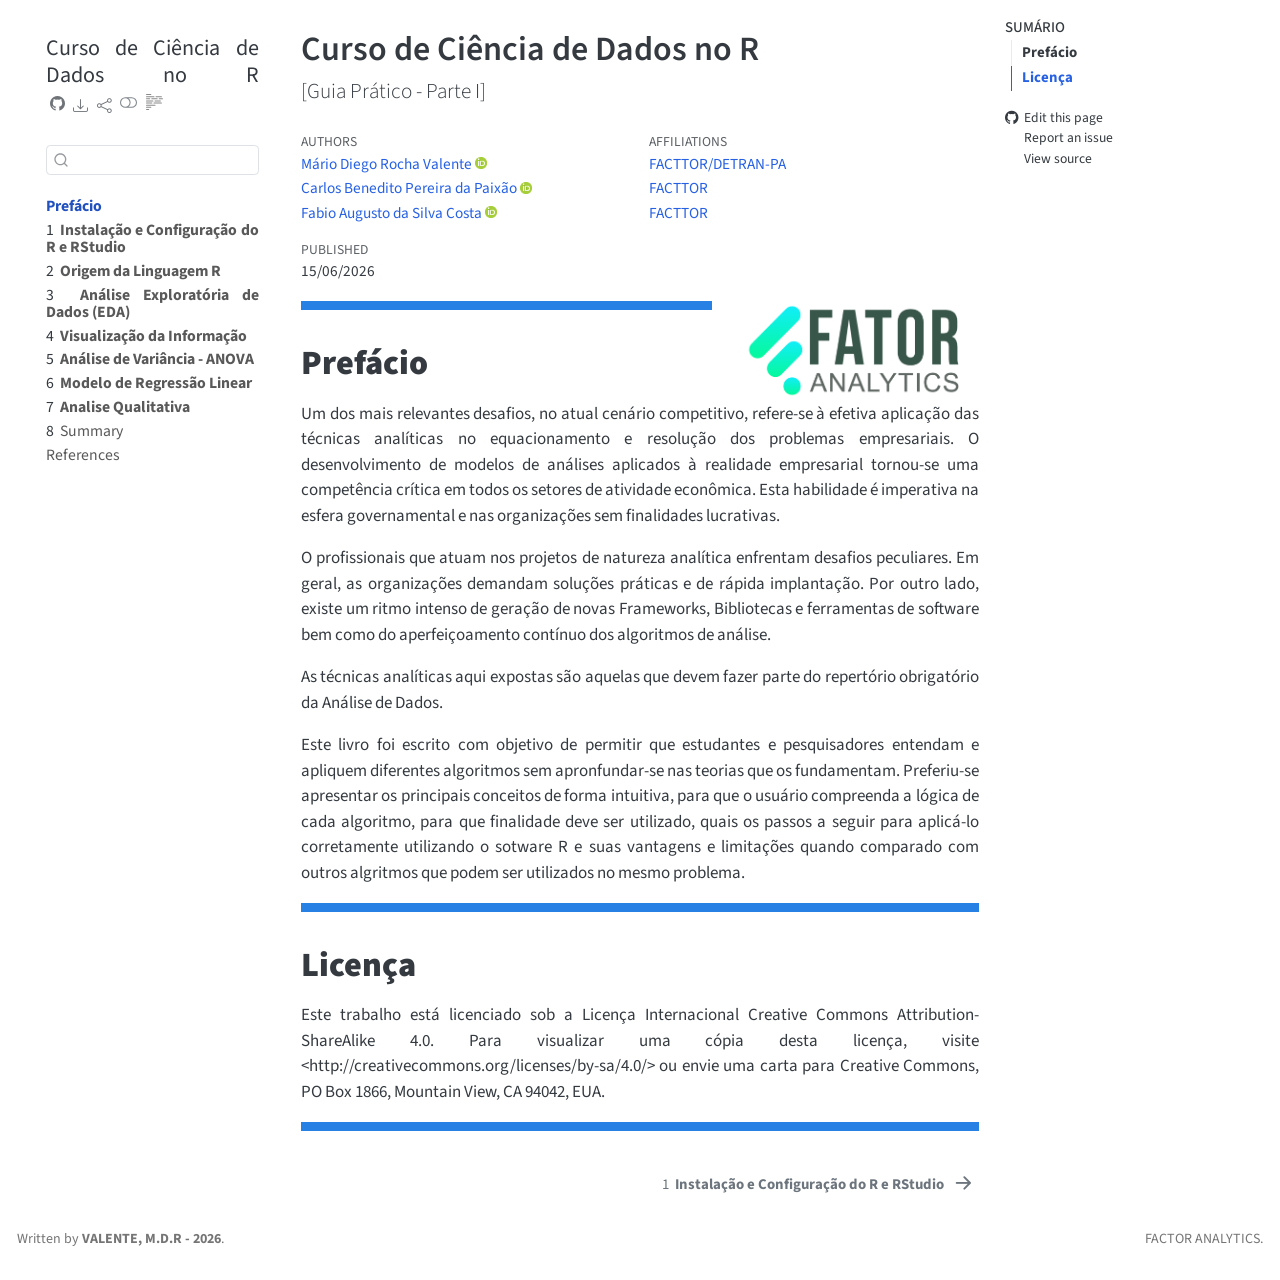
<file: docs/index.html>
<!DOCTYPE html>
<html xmlns="http://www.w3.org/1999/xhtml" lang="en" xml:lang="en"><head>

<meta charset="utf-8">
<meta name="generator" content="quarto-1.7.32">

<meta name="viewport" content="width=device-width, initial-scale=1.0, user-scalable=yes">

<meta name="author" content="Mário Diego Rocha Valente">
<meta name="author" content="Carlos Benedito Pereira da Paixão">
<meta name="author" content="Fabio Augusto da Silva Costa">

<title>Curso de Ciência de Dados no R</title>
<style>
code{white-space: pre-wrap;}
span.smallcaps{font-variant: small-caps;}
div.columns{display: flex; gap: min(4vw, 1.5em);}
div.column{flex: auto; overflow-x: auto;}
div.hanging-indent{margin-left: 1.5em; text-indent: -1.5em;}
ul.task-list{list-style: none;}
ul.task-list li input[type="checkbox"] {
  width: 0.8em;
  margin: 0 0.8em 0.2em -1em; /* quarto-specific, see https://github.com/quarto-dev/quarto-cli/issues/4556 */ 
  vertical-align: middle;
}
</style>


<script src="site_libs/quarto-nav/quarto-nav.js"></script>
<script src="site_libs/quarto-nav/headroom.min.js"></script>
<script src="site_libs/clipboard/clipboard.min.js"></script>
<script src="site_libs/quarto-search/autocomplete.umd.js"></script>
<script src="site_libs/quarto-search/fuse.min.js"></script>
<script src="site_libs/quarto-search/quarto-search.js"></script>
<meta name="quarto:offset" content="./">
<link href="./instalacao1.html" rel="next">
<link href="./Fator_Analytics.png" rel="icon" type="image/png">
<script src="site_libs/quarto-html/quarto.js" type="module"></script>
<script src="site_libs/quarto-html/tabsets/tabsets.js" type="module"></script>
<script src="site_libs/quarto-html/popper.min.js"></script>
<script src="site_libs/quarto-html/tippy.umd.min.js"></script>
<script src="site_libs/quarto-html/anchor.min.js"></script>
<link href="site_libs/quarto-html/tippy.css" rel="stylesheet">
<link href="site_libs/quarto-html/quarto-syntax-highlighting-37eea08aefeeee20ff55810ff984fec1.css" rel="stylesheet" class="quarto-color-scheme" id="quarto-text-highlighting-styles">
<link href="site_libs/quarto-html/quarto-syntax-highlighting-dark-2fef5ea3f8957b3e4ecc936fc74692ca.css" rel="stylesheet" class="quarto-color-scheme quarto-color-alternate" id="quarto-text-highlighting-styles">
<link href="site_libs/quarto-html/quarto-syntax-highlighting-37eea08aefeeee20ff55810ff984fec1.css" rel="stylesheet" class="quarto-color-scheme-extra" id="quarto-text-highlighting-styles">
<script src="site_libs/bootstrap/bootstrap.min.js"></script>
<link href="site_libs/bootstrap/bootstrap-icons.css" rel="stylesheet">
<link href="site_libs/bootstrap/bootstrap-364982630eef5352dd1537128a8ed5cb.min.css" rel="stylesheet" append-hash="true" class="quarto-color-scheme" id="quarto-bootstrap" data-mode="light">
<link href="site_libs/bootstrap/bootstrap-dark-9ac4c4d7723caba69398381a32a42326.min.css" rel="stylesheet" append-hash="true" class="quarto-color-scheme quarto-color-alternate" id="quarto-bootstrap" data-mode="dark">
<link href="site_libs/bootstrap/bootstrap-364982630eef5352dd1537128a8ed5cb.min.css" rel="stylesheet" append-hash="true" class="quarto-color-scheme-extra" id="quarto-bootstrap" data-mode="light">
<script id="quarto-search-options" type="application/json">{
  "location": "sidebar",
  "copy-button": false,
  "collapse-after": 3,
  "panel-placement": "start",
  "type": "textbox",
  "limit": 50,
  "keyboard-shortcut": [
    "f",
    "/",
    "s"
  ],
  "show-item-context": false,
  "language": {
    "search-no-results-text": "No results",
    "search-matching-documents-text": "matching documents",
    "search-copy-link-title": "Copy link to search",
    "search-hide-matches-text": "Hide additional matches",
    "search-more-match-text": "more match in this document",
    "search-more-matches-text": "more matches in this document",
    "search-clear-button-title": "Clear",
    "search-text-placeholder": "",
    "search-detached-cancel-button-title": "Cancel",
    "search-submit-button-title": "Submit",
    "search-label": "Search"
  }
}</script>


</head>

<body class="nav-sidebar floating quarto-light"><script id="quarto-html-before-body" type="application/javascript">
    const toggleBodyColorMode = (bsSheetEl) => {
      const mode = bsSheetEl.getAttribute("data-mode");
      const bodyEl = window.document.querySelector("body");
      if (mode === "dark") {
        bodyEl.classList.add("quarto-dark");
        bodyEl.classList.remove("quarto-light");
      } else {
        bodyEl.classList.add("quarto-light");
        bodyEl.classList.remove("quarto-dark");
      }
    }
    const toggleBodyColorPrimary = () => {
      const bsSheetEl = window.document.querySelector("link#quarto-bootstrap:not([rel=disabled-stylesheet])");
      if (bsSheetEl) {
        toggleBodyColorMode(bsSheetEl);
      }
    }
    const setColorSchemeToggle = (alternate) => {
      const toggles = window.document.querySelectorAll('.quarto-color-scheme-toggle');
      for (let i=0; i < toggles.length; i++) {
        const toggle = toggles[i];
        if (toggle) {
          if (alternate) {
            toggle.classList.add("alternate");
          } else {
            toggle.classList.remove("alternate");
          }
        }
      }
    };
    const toggleColorMode = (alternate) => {
      // Switch the stylesheets
      const primaryStylesheets = window.document.querySelectorAll('link.quarto-color-scheme:not(.quarto-color-alternate)');
      const alternateStylesheets = window.document.querySelectorAll('link.quarto-color-scheme.quarto-color-alternate');
      manageTransitions('#quarto-margin-sidebar .nav-link', false);
      if (alternate) {
        // note: dark is layered on light, we don't disable primary!
        enableStylesheet(alternateStylesheets);
        for (const sheetNode of alternateStylesheets) {
          if (sheetNode.id === "quarto-bootstrap") {
            toggleBodyColorMode(sheetNode);
          }
        }
      } else {
        disableStylesheet(alternateStylesheets);
        enableStylesheet(primaryStylesheets)
        toggleBodyColorPrimary();
      }
      manageTransitions('#quarto-margin-sidebar .nav-link', true);
      // Switch the toggles
      setColorSchemeToggle(alternate)
      // Hack to workaround the fact that safari doesn't
      // properly recolor the scrollbar when toggling (#1455)
      if (navigator.userAgent.indexOf('Safari') > 0 && navigator.userAgent.indexOf('Chrome') == -1) {
        manageTransitions("body", false);
        window.scrollTo(0, 1);
        setTimeout(() => {
          window.scrollTo(0, 0);
          manageTransitions("body", true);
        }, 40);
      }
    }
    const disableStylesheet = (stylesheets) => {
      for (let i=0; i < stylesheets.length; i++) {
        const stylesheet = stylesheets[i];
        stylesheet.rel = 'disabled-stylesheet';
      }
    }
    const enableStylesheet = (stylesheets) => {
      for (let i=0; i < stylesheets.length; i++) {
        const stylesheet = stylesheets[i];
        if(stylesheet.rel !== 'stylesheet') { // for Chrome, which will still FOUC without this check
          stylesheet.rel = 'stylesheet';
        }
      }
    }
    const manageTransitions = (selector, allowTransitions) => {
      const els = window.document.querySelectorAll(selector);
      for (let i=0; i < els.length; i++) {
        const el = els[i];
        if (allowTransitions) {
          el.classList.remove('notransition');
        } else {
          el.classList.add('notransition');
        }
      }
    }
    const isFileUrl = () => {
      return window.location.protocol === 'file:';
    }
    const hasAlternateSentinel = () => {
      let styleSentinel = getColorSchemeSentinel();
      if (styleSentinel !== null) {
        return styleSentinel === "alternate";
      } else {
        return false;
      }
    }
    const setStyleSentinel = (alternate) => {
      const value = alternate ? "alternate" : "default";
      if (!isFileUrl()) {
        window.localStorage.setItem("quarto-color-scheme", value);
      } else {
        localAlternateSentinel = value;
      }
    }
    const getColorSchemeSentinel = () => {
      if (!isFileUrl()) {
        const storageValue = window.localStorage.getItem("quarto-color-scheme");
        return storageValue != null ? storageValue : localAlternateSentinel;
      } else {
        return localAlternateSentinel;
      }
    }
    const toggleGiscusIfUsed = (isAlternate, darkModeDefault) => {
      const baseTheme = document.querySelector('#giscus-base-theme')?.value ?? 'light';
      const alternateTheme = document.querySelector('#giscus-alt-theme')?.value ?? 'dark';
      let newTheme = '';
      if(authorPrefersDark) {
        newTheme = isAlternate ? baseTheme : alternateTheme;
      } else {
        newTheme = isAlternate ? alternateTheme : baseTheme;
      }
      const changeGiscusTheme = () => {
        // From: https://github.com/giscus/giscus/issues/336
        const sendMessage = (message) => {
          const iframe = document.querySelector('iframe.giscus-frame');
          if (!iframe) return;
          iframe.contentWindow.postMessage({ giscus: message }, 'https://giscus.app');
        }
        sendMessage({
          setConfig: {
            theme: newTheme
          }
        });
      }
      const isGiscussLoaded = window.document.querySelector('iframe.giscus-frame') !== null;
      if (isGiscussLoaded) {
        changeGiscusTheme();
      }
    };
    const authorPrefersDark = false;
    const darkModeDefault = authorPrefersDark;
      document.querySelector('link#quarto-text-highlighting-styles.quarto-color-scheme-extra').rel = 'disabled-stylesheet';
      document.querySelector('link#quarto-bootstrap.quarto-color-scheme-extra').rel = 'disabled-stylesheet';
    let localAlternateSentinel = darkModeDefault ? 'alternate' : 'default';
    // Dark / light mode switch
    window.quartoToggleColorScheme = () => {
      // Read the current dark / light value
      let toAlternate = !hasAlternateSentinel();
      toggleColorMode(toAlternate);
      setStyleSentinel(toAlternate);
      toggleGiscusIfUsed(toAlternate, darkModeDefault);
      window.dispatchEvent(new Event('resize'));
    };
    // Switch to dark mode if need be
    if (hasAlternateSentinel()) {
      toggleColorMode(true);
    } else {
      toggleColorMode(false);
    }
  </script>

<div id="quarto-search-results"></div>
  <header id="quarto-header" class="headroom fixed-top">
  <nav class="quarto-secondary-nav">
    <div class="container-fluid d-flex">
      <button type="button" class="quarto-btn-toggle btn" data-bs-toggle="collapse" role="button" data-bs-target=".quarto-sidebar-collapse-item" aria-controls="quarto-sidebar" aria-expanded="false" aria-label="Toggle sidebar navigation" onclick="if (window.quartoToggleHeadroom) { window.quartoToggleHeadroom(); }">
        <i class="bi bi-layout-text-sidebar-reverse"></i>
      </button>
        <nav class="quarto-page-breadcrumbs" aria-label="breadcrumb"><ol class="breadcrumb"><li class="breadcrumb-item"><a href="./index.html"><strong>Prefácio</strong></a></li></ol></nav>
        <a class="flex-grow-1" role="navigation" data-bs-toggle="collapse" data-bs-target=".quarto-sidebar-collapse-item" aria-controls="quarto-sidebar" aria-expanded="false" aria-label="Toggle sidebar navigation" onclick="if (window.quartoToggleHeadroom) { window.quartoToggleHeadroom(); }">      
        </a>
      <button type="button" class="btn quarto-search-button" aria-label="Search" onclick="window.quartoOpenSearch();">
        <i class="bi bi-search"></i>
      </button>
    </div>
  </nav>
</header>
<!-- content -->
<div id="quarto-content" class="quarto-container page-columns page-rows-contents page-layout-article">
<!-- sidebar -->
  <nav id="quarto-sidebar" class="sidebar collapse collapse-horizontal quarto-sidebar-collapse-item sidebar-navigation floating overflow-auto">
    <div class="pt-lg-2 mt-2 text-left sidebar-header">
    <div class="sidebar-title mb-0 py-0">
      <a href="./">Curso de Ciência de Dados no R</a> 
        <div class="sidebar-tools-main tools-wide">
    <a href="https://github.com/MarioDhiego/tree/main/book/" title="Source Code" class="quarto-navigation-tool px-1" aria-label="Source Code"><i class="bi bi-github"></i></a>
    <div class="dropdown">
      <a href="" title="Download" id="quarto-navigation-tool-dropdown-0" class="quarto-navigation-tool dropdown-toggle px-1" data-bs-toggle="dropdown" aria-expanded="false" role="link" aria-label="Download"><i class="bi bi-download"></i></a>
      <ul class="dropdown-menu" aria-labelledby="quarto-navigation-tool-dropdown-0">
          <li>
            <a class="dropdown-item sidebar-tools-main-item" href="./Curso-de-Ciência-de-Dados-no-R.pdf">
              <i class="bi bi-file-pdf pe-1"></i>
            Download PDF
            </a>
          </li>
          <li>
            <a class="dropdown-item sidebar-tools-main-item" href="./Curso-de-Ciência-de-Dados-no-R.docx">
              <i class="bi bi-file-word pe-1"></i>
            Download Docx
            </a>
          </li>
      </ul>
    </div>
    <div class="dropdown">
      <a href="" title="Share" id="quarto-navigation-tool-dropdown-1" class="quarto-navigation-tool dropdown-toggle px-1" data-bs-toggle="dropdown" aria-expanded="false" role="link" aria-label="Share"><i class="bi bi-share"></i></a>
      <ul class="dropdown-menu" aria-labelledby="quarto-navigation-tool-dropdown-1">
          <li>
            <a class="dropdown-item sidebar-tools-main-item" href="https://twitter.com/intent/tweet?url=|url|">
              <i class="bi bi-twitter pe-1"></i>
            Twitter
            </a>
          </li>
          <li>
            <a class="dropdown-item sidebar-tools-main-item" href="https://www.linkedin.com/sharing/share-offsite/?url=|url|">
              <i class="bi bi-linkedin pe-1"></i>
            LinkedIn
            </a>
          </li>
      </ul>
    </div>
  <a href="" class="quarto-color-scheme-toggle quarto-navigation-tool  px-1" onclick="window.quartoToggleColorScheme(); return false;" title="Toggle dark mode"><i class="bi"></i></a>
  <a href="" class="quarto-reader-toggle quarto-navigation-tool px-1" onclick="window.quartoToggleReader(); return false;" title="Toggle reader mode">
  <div class="quarto-reader-toggle-btn">
  <i class="bi"></i>
  </div>
</a>
</div>
    </div>
      </div>
        <div class="mt-2 flex-shrink-0 align-items-center">
        <div class="sidebar-search">
        <div id="quarto-search" class="" title="Search"></div>
        </div>
        </div>
    <div class="sidebar-menu-container"> 
    <ul class="list-unstyled mt-1">
        <li class="sidebar-item">
  <div class="sidebar-item-container"> 
  <a href="./index.html" class="sidebar-item-text sidebar-link active">
 <span class="menu-text"><strong>Prefácio</strong></span></a>
  </div>
</li>
        <li class="sidebar-item">
  <div class="sidebar-item-container"> 
  <a href="./instalacao1.html" class="sidebar-item-text sidebar-link">
 <span class="menu-text"><span class="chapter-number">1</span>&nbsp; <span class="chapter-title"><strong>Instalação e Configuração do R e RStudio</strong></span></span></a>
  </div>
</li>
        <li class="sidebar-item">
  <div class="sidebar-item-container"> 
  <a href="./intro.html" class="sidebar-item-text sidebar-link">
 <span class="menu-text"><span class="chapter-number">2</span>&nbsp; <span class="chapter-title"><strong>Origem da Linguagem R</strong></span></span></a>
  </div>
</li>
        <li class="sidebar-item">
  <div class="sidebar-item-container"> 
  <a href="./cap1.html" class="sidebar-item-text sidebar-link">
 <span class="menu-text"><span class="chapter-number">3</span>&nbsp; <span class="chapter-title"><strong>Análise Exploratória de Dados (EDA)</strong></span></span></a>
  </div>
</li>
        <li class="sidebar-item">
  <div class="sidebar-item-container"> 
  <a href="./cap2.html" class="sidebar-item-text sidebar-link">
 <span class="menu-text"><span class="chapter-number">4</span>&nbsp; <span class="chapter-title"><strong>Visualização da Informação</strong></span></span></a>
  </div>
</li>
        <li class="sidebar-item">
  <div class="sidebar-item-container"> 
  <a href="./cap3.html" class="sidebar-item-text sidebar-link">
 <span class="menu-text"><span class="chapter-number">5</span>&nbsp; <span class="chapter-title"><strong>Análise de Variância - ANOVA</strong></span></span></a>
  </div>
</li>
        <li class="sidebar-item">
  <div class="sidebar-item-container"> 
  <a href="./cap4.html" class="sidebar-item-text sidebar-link">
 <span class="menu-text"><span class="chapter-number">6</span>&nbsp; <span class="chapter-title"><strong>Modelo de Regressão Linear</strong></span></span></a>
  </div>
</li>
        <li class="sidebar-item">
  <div class="sidebar-item-container"> 
  <a href="./cap5.html" class="sidebar-item-text sidebar-link">
 <span class="menu-text"><span class="chapter-number">7</span>&nbsp; <span class="chapter-title"><strong>Analise Qualitativa</strong></span></span></a>
  </div>
</li>
        <li class="sidebar-item">
  <div class="sidebar-item-container"> 
  <a href="./summary.html" class="sidebar-item-text sidebar-link">
 <span class="menu-text"><span class="chapter-number">8</span>&nbsp; <span class="chapter-title">Summary</span></span></a>
  </div>
</li>
        <li class="sidebar-item">
  <div class="sidebar-item-container"> 
  <a href="./references.html" class="sidebar-item-text sidebar-link">
 <span class="menu-text">References</span></a>
  </div>
</li>
    </ul>
    </div>
</nav>
<div id="quarto-sidebar-glass" class="quarto-sidebar-collapse-item" data-bs-toggle="collapse" data-bs-target=".quarto-sidebar-collapse-item"></div>
<!-- margin-sidebar -->
    <div id="quarto-margin-sidebar" class="sidebar margin-sidebar">
        <nav id="TOC" role="doc-toc" class="toc-active">
    <h2 id="toc-title">SUMÁRIO</h2>
   
  <ul>
  <li><a href="#prefácio" id="toc-prefácio" class="nav-link active" data-scroll-target="#prefácio"><strong>Prefácio</strong></a></li>
  <li><a href="#Licença" id="toc-Licença" class="nav-link" data-scroll-target="#Licença"><strong>Licença</strong></a></li>
  </ul>
<div class="toc-actions"><ul><li><a href="https://github.com/MarioDhiego/edit/main/book/index.qmd" class="toc-action"><i class="bi bi-github"></i>Edit this page</a></li><li><a href="https://github.com/MarioDhiego/issues/new" class="toc-action"><i class="bi empty"></i>Report an issue</a></li><li><a href="https://github.com/MarioDhiego/blob/main/book/index.qmd" class="toc-action"><i class="bi empty"></i>View source</a></li></ul></div></nav>
    </div>
<!-- main -->
<main class="content" id="quarto-document-content">


<header id="title-block-header" class="quarto-title-block default">
<div class="quarto-title">
<h1 class="title">Curso de Ciência de Dados no R</h1>
<p class="subtitle lead">[Guia Prático - Parte I]</p>
</div>


<div class="quarto-title-meta-author">
  <div class="quarto-title-meta-heading">Authors</div>
  <div class="quarto-title-meta-heading">Affiliations</div>
  
    <div class="quarto-title-meta-contents">
    <p class="author"><a href="mailto:mario.valente@detran.pa.gov.br">Mário Diego Rocha Valente</a> <a href="https://orcid.org/0000-0002-0559-5176" class="quarto-title-author-orcid"> <img src="[data-uri]"></a></p>
  </div>
  <div class="quarto-title-meta-contents">
        <p class="affiliation">
            <a href="https://www.fatoranalytics.com/">
            FACTTOR/DETRAN-PA
            </a>
          </p>
      </div>
    <div class="quarto-title-meta-contents">
    <p class="author"><a href="mailto:carlos.paixao@gmail.com">Carlos Benedito Pereira da Paixão</a> <a href="https://orcid.org/0000-0003-3059-1967" class="quarto-title-author-orcid"> <img src="[data-uri]"></a></p>
  </div>
  <div class="quarto-title-meta-contents">
        <p class="affiliation">
            <a href="https://www.fatoranalytics.com/">
            FACTTOR
            </a>
          </p>
      </div>
    <div class="quarto-title-meta-contents">
    <p class="author"><a href="mailto:fabio.costa@gmail.com">Fabio Augusto da Silva Costa</a> <a href="https://orcid.org/0000-0003-3059-1968" class="quarto-title-author-orcid"> <img src="[data-uri]"></a></p>
  </div>
  <div class="quarto-title-meta-contents">
        <p class="affiliation">
            <a href="https://www.fatoranalytics.com/">
            FACTTOR
            </a>
          </p>
      </div>
  </div>

<div class="quarto-title-meta">

      
    <div>
    <div class="quarto-title-meta-heading">Published</div>
    <div class="quarto-title-meta-contents">
      <p class="date">15/06/2026</p>
    </div>
  </div>
  
    
  </div>
  


</header>


<p><img src="Fator_Analytics.png" title="Curso de Ciência de Dados no R" class="quarto-cover-image nolightbox img-fluid"></p>
<style>
body{text-align: justify}
</style>
<div class="progress">
<div class="progress-bar" style="width: 100%;">

</div>
</div>
<section id="prefácio" class="level1 unnumbered">
<h1 class="unnumbered"><strong>Prefácio</strong></h1>
<p>Um dos mais relevantes desafios, no atual cenário competitivo, refere-se à efetiva aplicação das técnicas analíticas no equacionamento e resolução dos problemas empresariais. O desenvolvimento de modelos de análises aplicados à realidade empresarial tornou-se uma competência crítica em todos os setores de atividade econômica. Esta habilidade é imperativa na esfera governamental e nas organizações sem finalidades lucrativas.</p>
<p>O profissionais que atuam nos projetos de natureza analítica enfrentam desafios peculiares. Em geral, as organizações demandam soluções práticas e de rápida implantação. Por outro lado, existe um ritmo intenso de geração de novas Frameworks, Bibliotecas e ferramentas de software bem como do aperfeiçoamento contínuo dos algoritmos de análise. </p>
<p>As técnicas analíticas aqui expostas são aquelas que devem fazer parte do repertório obrigatório da Análise de Dados. </p>
<p>Este livro foi escrito com objetivo de permitir que estudantes e pesquisadores entendam e apliquem diferentes algoritmos sem apronfundar-se nas teorias que os fundamentam. Preferiu-se apresentar os principais conceitos de forma intuitiva, para que o usuário compreenda a lógica de cada algoritmo, para que finalidade deve ser utilizado, quais os passos a seguir para aplicá-lo corretamente utilizando o sotware R e suas vantagens e limitações quando comparado com outros algritmos que podem ser utilizados no mesmo problema.</p>
<div class="progress">
<div class="progress-bar" style="width: 100%;">

</div>
</div>
</section>
<section id="Licença" class="level1 unnumbered">
<h1 class="unnumbered"><strong>Licença</strong></h1>
<p>Este trabalho está licenciado sob a Licença Internacional Creative Commons Attribution-ShareAlike 4.0. Para visualizar uma cópia desta licença, visite &lt;http://creativecommons.org/licenses/by-sa/4.0/&gt; ou envie uma carta para Creative Commons, PO Box 1866, Mountain View, CA 94042, EUA.</p>
<div class="progress">
<div class="progress-bar" style="width: 100%;">

</div>
</div>


</section>

</main> <!-- /main -->
<script id="quarto-html-after-body" type="application/javascript">
  window.document.addEventListener("DOMContentLoaded", function (event) {
    // Ensure there is a toggle, if there isn't float one in the top right
    if (window.document.querySelector('.quarto-color-scheme-toggle') === null) {
      const a = window.document.createElement('a');
      a.classList.add('top-right');
      a.classList.add('quarto-color-scheme-toggle');
      a.href = "";
      a.onclick = function() { try { window.quartoToggleColorScheme(); } catch {} return false; };
      const i = window.document.createElement("i");
      i.classList.add('bi');
      a.appendChild(i);
      window.document.body.appendChild(a);
    }
    setColorSchemeToggle(hasAlternateSentinel())
    const icon = "";
    const anchorJS = new window.AnchorJS();
    anchorJS.options = {
      placement: 'right',
      icon: icon
    };
    anchorJS.add('.anchored');
    const isCodeAnnotation = (el) => {
      for (const clz of el.classList) {
        if (clz.startsWith('code-annotation-')) {                     
          return true;
        }
      }
      return false;
    }
    const onCopySuccess = function(e) {
      // button target
      const button = e.trigger;
      // don't keep focus
      button.blur();
      // flash "checked"
      button.classList.add('code-copy-button-checked');
      var currentTitle = button.getAttribute("title");
      button.setAttribute("title", "Copied!");
      let tooltip;
      if (window.bootstrap) {
        button.setAttribute("data-bs-toggle", "tooltip");
        button.setAttribute("data-bs-placement", "left");
        button.setAttribute("data-bs-title", "Copied!");
        tooltip = new bootstrap.Tooltip(button, 
          { trigger: "manual", 
            customClass: "code-copy-button-tooltip",
            offset: [0, -8]});
        tooltip.show();    
      }
      setTimeout(function() {
        if (tooltip) {
          tooltip.hide();
          button.removeAttribute("data-bs-title");
          button.removeAttribute("data-bs-toggle");
          button.removeAttribute("data-bs-placement");
        }
        button.setAttribute("title", currentTitle);
        button.classList.remove('code-copy-button-checked');
      }, 1000);
      // clear code selection
      e.clearSelection();
    }
    const getTextToCopy = function(trigger) {
        const codeEl = trigger.previousElementSibling.cloneNode(true);
        for (const childEl of codeEl.children) {
          if (isCodeAnnotation(childEl)) {
            childEl.remove();
          }
        }
        return codeEl.innerText;
    }
    const clipboard = new window.ClipboardJS('.code-copy-button:not([data-in-quarto-modal])', {
      text: getTextToCopy
    });
    clipboard.on('success', onCopySuccess);
    if (window.document.getElementById('quarto-embedded-source-code-modal')) {
      const clipboardModal = new window.ClipboardJS('.code-copy-button[data-in-quarto-modal]', {
        text: getTextToCopy,
        container: window.document.getElementById('quarto-embedded-source-code-modal')
      });
      clipboardModal.on('success', onCopySuccess);
    }
      var localhostRegex = new RegExp(/^(?:http|https):\/\/localhost\:?[0-9]*\//);
      var mailtoRegex = new RegExp(/^mailto:/);
        var filterRegex = new RegExp('/' + window.location.host + '/');
      var isInternal = (href) => {
          return filterRegex.test(href) || localhostRegex.test(href) || mailtoRegex.test(href);
      }
      // Inspect non-navigation links and adorn them if external
     var links = window.document.querySelectorAll('a[href]:not(.nav-link):not(.navbar-brand):not(.toc-action):not(.sidebar-link):not(.sidebar-item-toggle):not(.pagination-link):not(.no-external):not([aria-hidden]):not(.dropdown-item):not(.quarto-navigation-tool):not(.about-link)');
      for (var i=0; i<links.length; i++) {
        const link = links[i];
        if (!isInternal(link.href)) {
          // undo the damage that might have been done by quarto-nav.js in the case of
          // links that we want to consider external
          if (link.dataset.originalHref !== undefined) {
            link.href = link.dataset.originalHref;
          }
        }
      }
    function tippyHover(el, contentFn, onTriggerFn, onUntriggerFn) {
      const config = {
        allowHTML: true,
        maxWidth: 500,
        delay: 100,
        arrow: false,
        appendTo: function(el) {
            return el.parentElement;
        },
        interactive: true,
        interactiveBorder: 10,
        theme: 'quarto',
        placement: 'bottom-start',
      };
      if (contentFn) {
        config.content = contentFn;
      }
      if (onTriggerFn) {
        config.onTrigger = onTriggerFn;
      }
      if (onUntriggerFn) {
        config.onUntrigger = onUntriggerFn;
      }
      window.tippy(el, config); 
    }
    const noterefs = window.document.querySelectorAll('a[role="doc-noteref"]');
    for (var i=0; i<noterefs.length; i++) {
      const ref = noterefs[i];
      tippyHover(ref, function() {
        // use id or data attribute instead here
        let href = ref.getAttribute('data-footnote-href') || ref.getAttribute('href');
        try { href = new URL(href).hash; } catch {}
        const id = href.replace(/^#\/?/, "");
        const note = window.document.getElementById(id);
        if (note) {
          return note.innerHTML;
        } else {
          return "";
        }
      });
    }
    const xrefs = window.document.querySelectorAll('a.quarto-xref');
    const processXRef = (id, note) => {
      // Strip column container classes
      const stripColumnClz = (el) => {
        el.classList.remove("page-full", "page-columns");
        if (el.children) {
          for (const child of el.children) {
            stripColumnClz(child);
          }
        }
      }
      stripColumnClz(note)
      if (id === null || id.startsWith('sec-')) {
        // Special case sections, only their first couple elements
        const container = document.createElement("div");
        if (note.children && note.children.length > 2) {
          container.appendChild(note.children[0].cloneNode(true));
          for (let i = 1; i < note.children.length; i++) {
            const child = note.children[i];
            if (child.tagName === "P" && child.innerText === "") {
              continue;
            } else {
              container.appendChild(child.cloneNode(true));
              break;
            }
          }
          if (window.Quarto?.typesetMath) {
            window.Quarto.typesetMath(container);
          }
          return container.innerHTML
        } else {
          if (window.Quarto?.typesetMath) {
            window.Quarto.typesetMath(note);
          }
          return note.innerHTML;
        }
      } else {
        // Remove any anchor links if they are present
        const anchorLink = note.querySelector('a.anchorjs-link');
        if (anchorLink) {
          anchorLink.remove();
        }
        if (window.Quarto?.typesetMath) {
          window.Quarto.typesetMath(note);
        }
        if (note.classList.contains("callout")) {
          return note.outerHTML;
        } else {
          return note.innerHTML;
        }
      }
    }
    for (var i=0; i<xrefs.length; i++) {
      const xref = xrefs[i];
      tippyHover(xref, undefined, function(instance) {
        instance.disable();
        let url = xref.getAttribute('href');
        let hash = undefined; 
        if (url.startsWith('#')) {
          hash = url;
        } else {
          try { hash = new URL(url).hash; } catch {}
        }
        if (hash) {
          const id = hash.replace(/^#\/?/, "");
          const note = window.document.getElementById(id);
          if (note !== null) {
            try {
              const html = processXRef(id, note.cloneNode(true));
              instance.setContent(html);
            } finally {
              instance.enable();
              instance.show();
            }
          } else {
            // See if we can fetch this
            fetch(url.split('#')[0])
            .then(res => res.text())
            .then(html => {
              const parser = new DOMParser();
              const htmlDoc = parser.parseFromString(html, "text/html");
              const note = htmlDoc.getElementById(id);
              if (note !== null) {
                const html = processXRef(id, note);
                instance.setContent(html);
              } 
            }).finally(() => {
              instance.enable();
              instance.show();
            });
          }
        } else {
          // See if we can fetch a full url (with no hash to target)
          // This is a special case and we should probably do some content thinning / targeting
          fetch(url)
          .then(res => res.text())
          .then(html => {
            const parser = new DOMParser();
            const htmlDoc = parser.parseFromString(html, "text/html");
            const note = htmlDoc.querySelector('main.content');
            if (note !== null) {
              // This should only happen for chapter cross references
              // (since there is no id in the URL)
              // remove the first header
              if (note.children.length > 0 && note.children[0].tagName === "HEADER") {
                note.children[0].remove();
              }
              const html = processXRef(null, note);
              instance.setContent(html);
            } 
          }).finally(() => {
            instance.enable();
            instance.show();
          });
        }
      }, function(instance) {
      });
    }
        let selectedAnnoteEl;
        const selectorForAnnotation = ( cell, annotation) => {
          let cellAttr = 'data-code-cell="' + cell + '"';
          let lineAttr = 'data-code-annotation="' +  annotation + '"';
          const selector = 'span[' + cellAttr + '][' + lineAttr + ']';
          return selector;
        }
        const selectCodeLines = (annoteEl) => {
          const doc = window.document;
          const targetCell = annoteEl.getAttribute("data-target-cell");
          const targetAnnotation = annoteEl.getAttribute("data-target-annotation");
          const annoteSpan = window.document.querySelector(selectorForAnnotation(targetCell, targetAnnotation));
          const lines = annoteSpan.getAttribute("data-code-lines").split(",");
          const lineIds = lines.map((line) => {
            return targetCell + "-" + line;
          })
          let top = null;
          let height = null;
          let parent = null;
          if (lineIds.length > 0) {
              //compute the position of the single el (top and bottom and make a div)
              const el = window.document.getElementById(lineIds[0]);
              top = el.offsetTop;
              height = el.offsetHeight;
              parent = el.parentElement.parentElement;
            if (lineIds.length > 1) {
              const lastEl = window.document.getElementById(lineIds[lineIds.length - 1]);
              const bottom = lastEl.offsetTop + lastEl.offsetHeight;
              height = bottom - top;
            }
            if (top !== null && height !== null && parent !== null) {
              // cook up a div (if necessary) and position it 
              let div = window.document.getElementById("code-annotation-line-highlight");
              if (div === null) {
                div = window.document.createElement("div");
                div.setAttribute("id", "code-annotation-line-highlight");
                div.style.position = 'absolute';
                parent.appendChild(div);
              }
              div.style.top = top - 2 + "px";
              div.style.height = height + 4 + "px";
              div.style.left = 0;
              let gutterDiv = window.document.getElementById("code-annotation-line-highlight-gutter");
              if (gutterDiv === null) {
                gutterDiv = window.document.createElement("div");
                gutterDiv.setAttribute("id", "code-annotation-line-highlight-gutter");
                gutterDiv.style.position = 'absolute';
                const codeCell = window.document.getElementById(targetCell);
                const gutter = codeCell.querySelector('.code-annotation-gutter');
                gutter.appendChild(gutterDiv);
              }
              gutterDiv.style.top = top - 2 + "px";
              gutterDiv.style.height = height + 4 + "px";
            }
            selectedAnnoteEl = annoteEl;
          }
        };
        const unselectCodeLines = () => {
          const elementsIds = ["code-annotation-line-highlight", "code-annotation-line-highlight-gutter"];
          elementsIds.forEach((elId) => {
            const div = window.document.getElementById(elId);
            if (div) {
              div.remove();
            }
          });
          selectedAnnoteEl = undefined;
        };
          // Handle positioning of the toggle
      window.addEventListener(
        "resize",
        throttle(() => {
          elRect = undefined;
          if (selectedAnnoteEl) {
            selectCodeLines(selectedAnnoteEl);
          }
        }, 10)
      );
      function throttle(fn, ms) {
      let throttle = false;
      let timer;
        return (...args) => {
          if(!throttle) { // first call gets through
              fn.apply(this, args);
              throttle = true;
          } else { // all the others get throttled
              if(timer) clearTimeout(timer); // cancel #2
              timer = setTimeout(() => {
                fn.apply(this, args);
                timer = throttle = false;
              }, ms);
          }
        };
      }
        // Attach click handler to the DT
        const annoteDls = window.document.querySelectorAll('dt[data-target-cell]');
        for (const annoteDlNode of annoteDls) {
          annoteDlNode.addEventListener('click', (event) => {
            const clickedEl = event.target;
            if (clickedEl !== selectedAnnoteEl) {
              unselectCodeLines();
              const activeEl = window.document.querySelector('dt[data-target-cell].code-annotation-active');
              if (activeEl) {
                activeEl.classList.remove('code-annotation-active');
              }
              selectCodeLines(clickedEl);
              clickedEl.classList.add('code-annotation-active');
            } else {
              // Unselect the line
              unselectCodeLines();
              clickedEl.classList.remove('code-annotation-active');
            }
          });
        }
    const findCites = (el) => {
      const parentEl = el.parentElement;
      if (parentEl) {
        const cites = parentEl.dataset.cites;
        if (cites) {
          return {
            el,
            cites: cites.split(' ')
          };
        } else {
          return findCites(el.parentElement)
        }
      } else {
        return undefined;
      }
    };
    var bibliorefs = window.document.querySelectorAll('a[role="doc-biblioref"]');
    for (var i=0; i<bibliorefs.length; i++) {
      const ref = bibliorefs[i];
      const citeInfo = findCites(ref);
      if (citeInfo) {
        tippyHover(citeInfo.el, function() {
          var popup = window.document.createElement('div');
          citeInfo.cites.forEach(function(cite) {
            var citeDiv = window.document.createElement('div');
            citeDiv.classList.add('hanging-indent');
            citeDiv.classList.add('csl-entry');
            var biblioDiv = window.document.getElementById('ref-' + cite);
            if (biblioDiv) {
              citeDiv.innerHTML = biblioDiv.innerHTML;
            }
            popup.appendChild(citeDiv);
          });
          return popup.innerHTML;
        });
      }
    }
  });
  </script>
<nav class="page-navigation">
  <div class="nav-page nav-page-previous">
  </div>
  <div class="nav-page nav-page-next">
      <a href="./instalacao1.html" class="pagination-link" aria-label="**Instalação e Configuração do R e RStudio**">
        <span class="nav-page-text"><span class="chapter-number">1</span>&nbsp; <span class="chapter-title"><strong>Instalação e Configuração do R e RStudio</strong></span></span> <i class="bi bi-arrow-right-short"></i>
      </a>
  </div>
</nav>
</div> <!-- /content -->
<footer class="footer">
  <div class="nav-footer">
    <div class="nav-footer-left">
<p>Written by <strong>VALENTE, M.D.R - 2026</strong>.</p>
</div>   
    <div class="nav-footer-center">
      &nbsp;
    <div class="toc-actions d-sm-block d-md-none"><ul><li><a href="https://github.com/MarioDhiego/edit/main/book/index.qmd" class="toc-action"><i class="bi bi-github"></i>Edit this page</a></li><li><a href="https://github.com/MarioDhiego/issues/new" class="toc-action"><i class="bi empty"></i>Report an issue</a></li><li><a href="https://github.com/MarioDhiego/blob/main/book/index.qmd" class="toc-action"><i class="bi empty"></i>View source</a></li></ul></div></div>
    <div class="nav-footer-right">
<p>FACTOR ANALYTICS.</p>
</div>
  </div>
</footer>




</body></html>
</file>
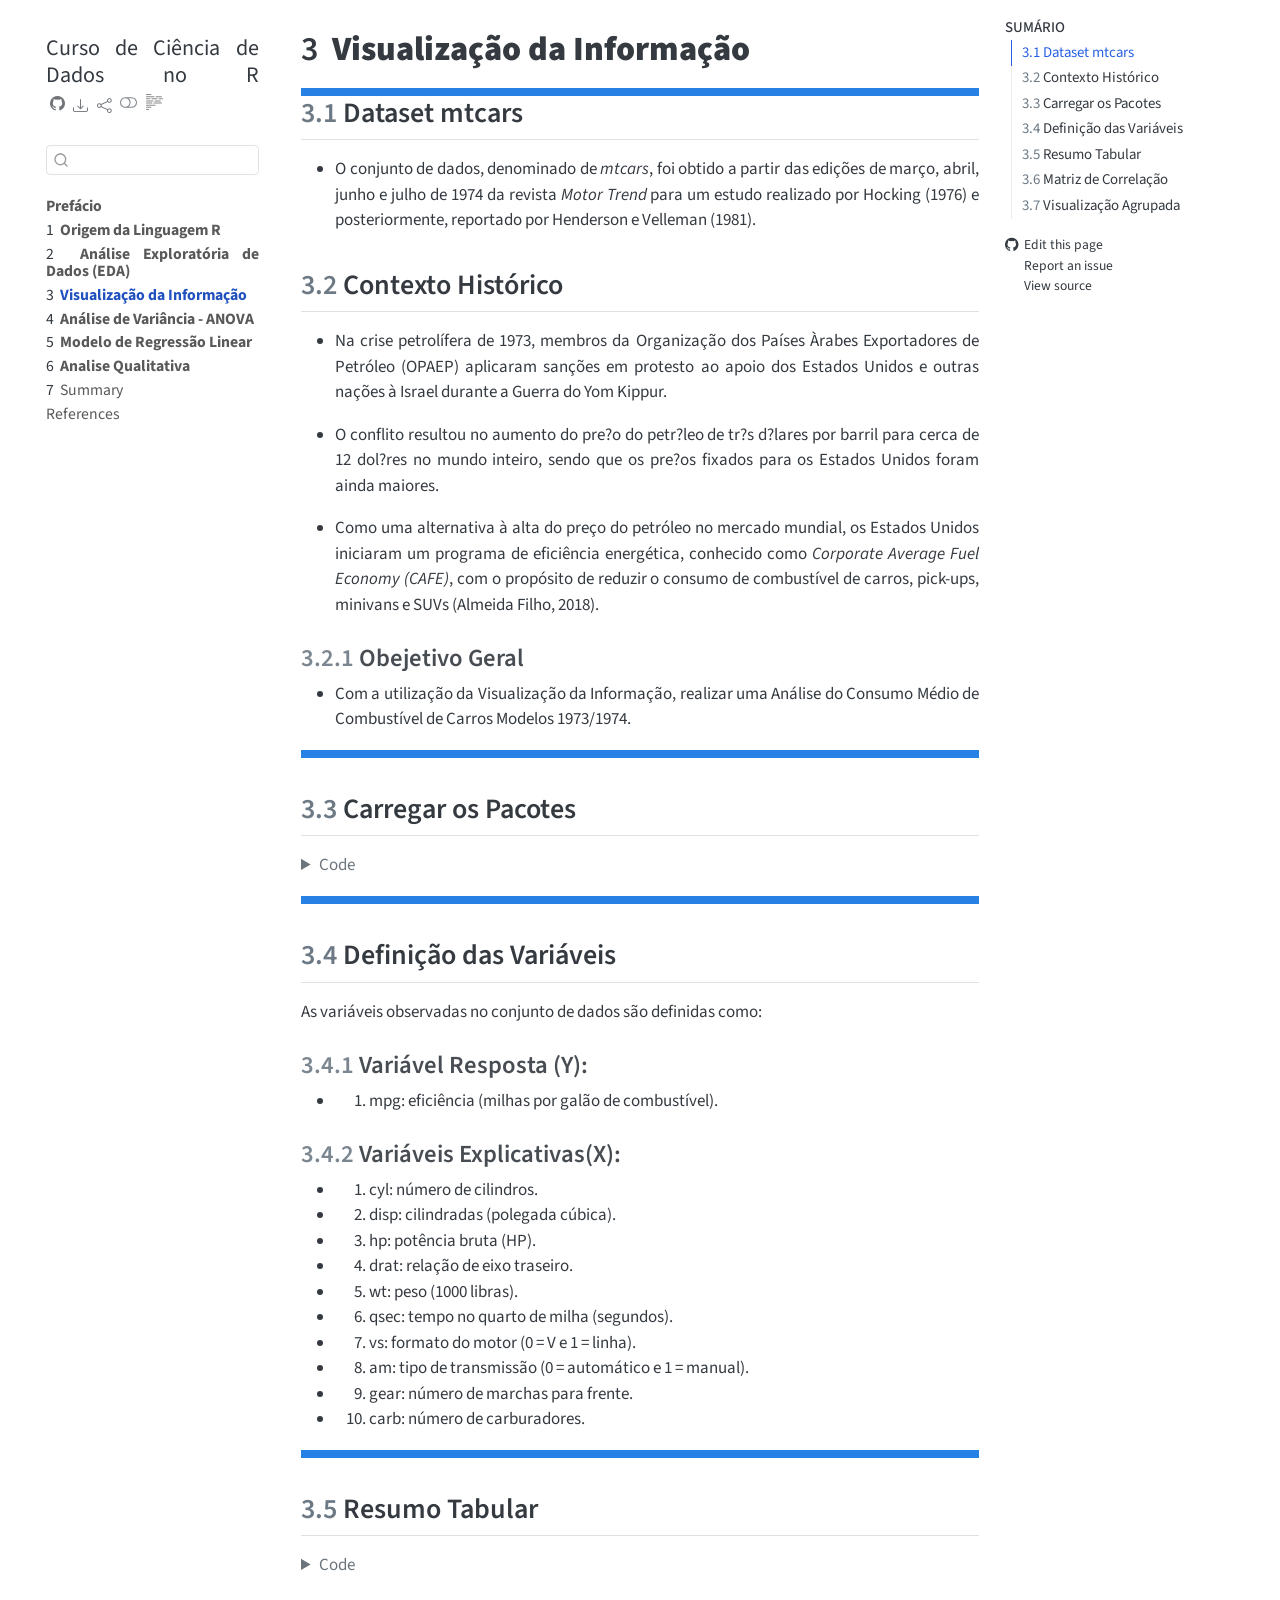
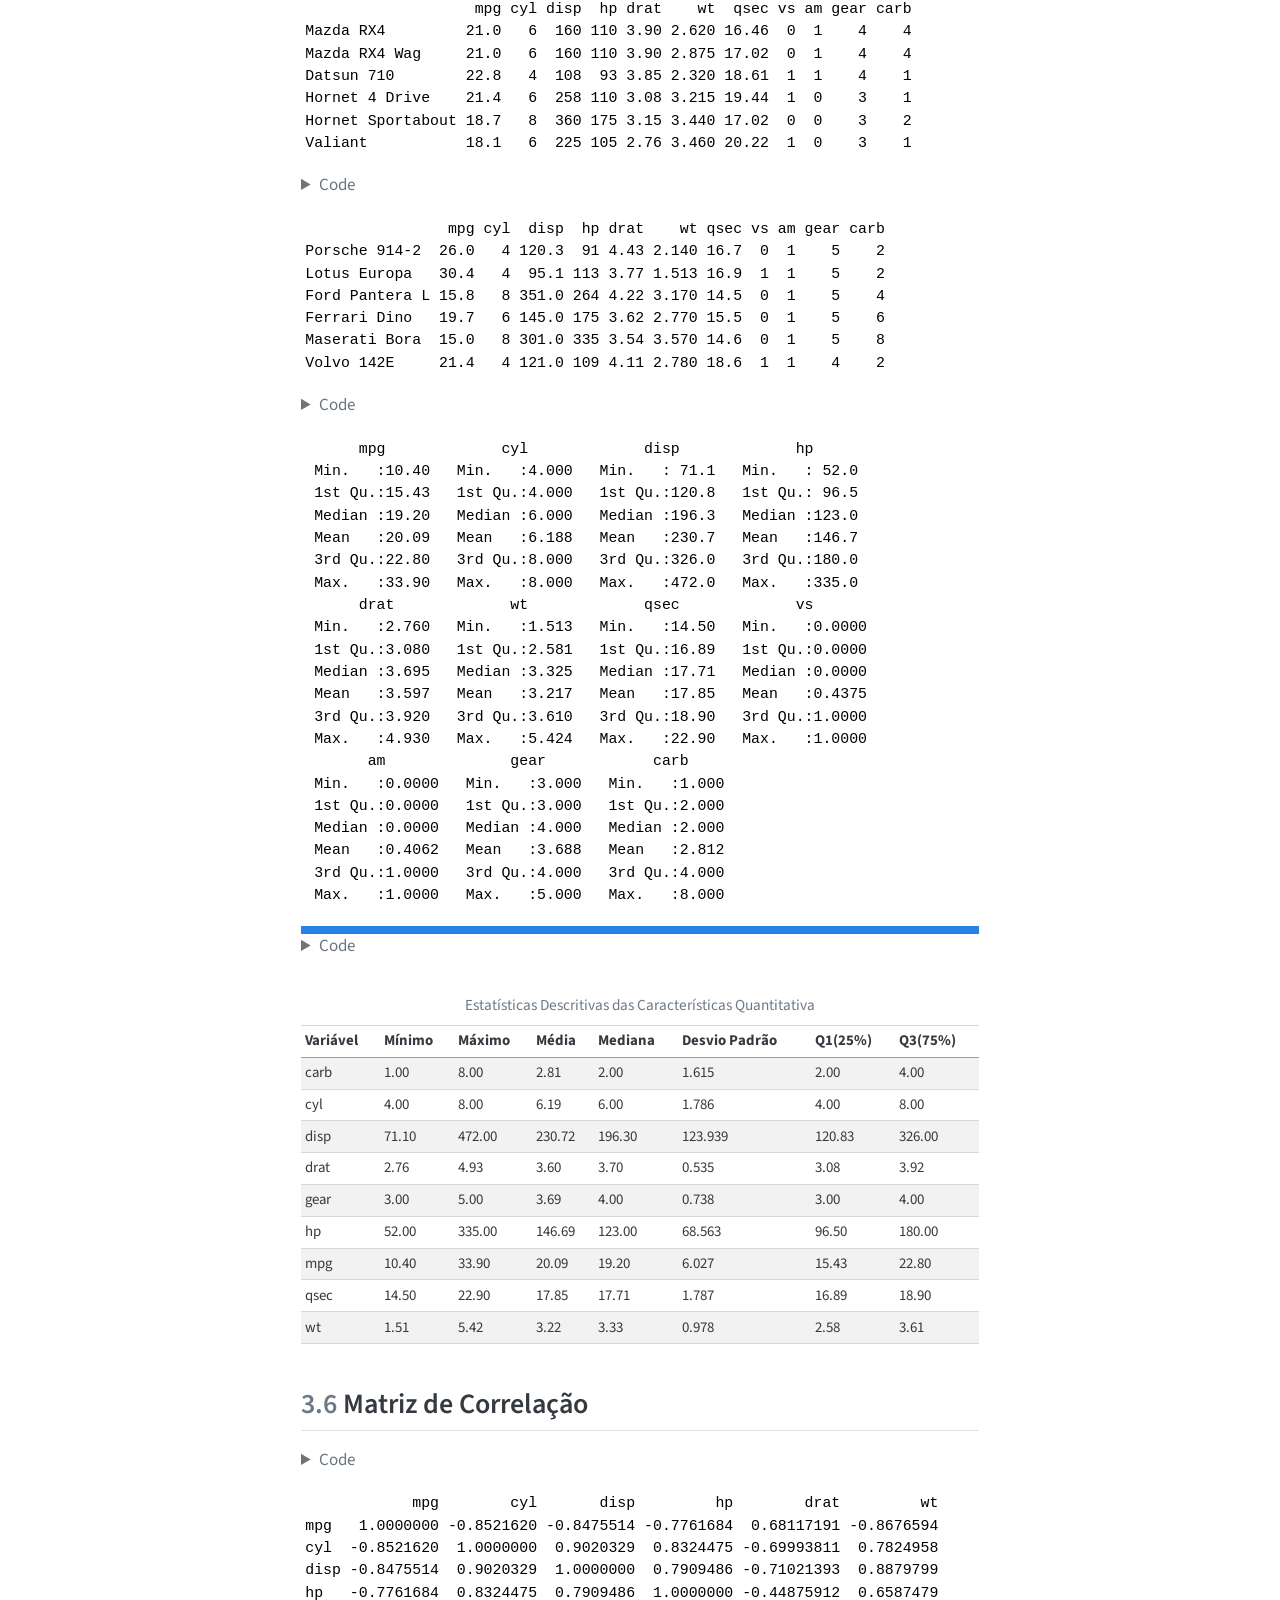
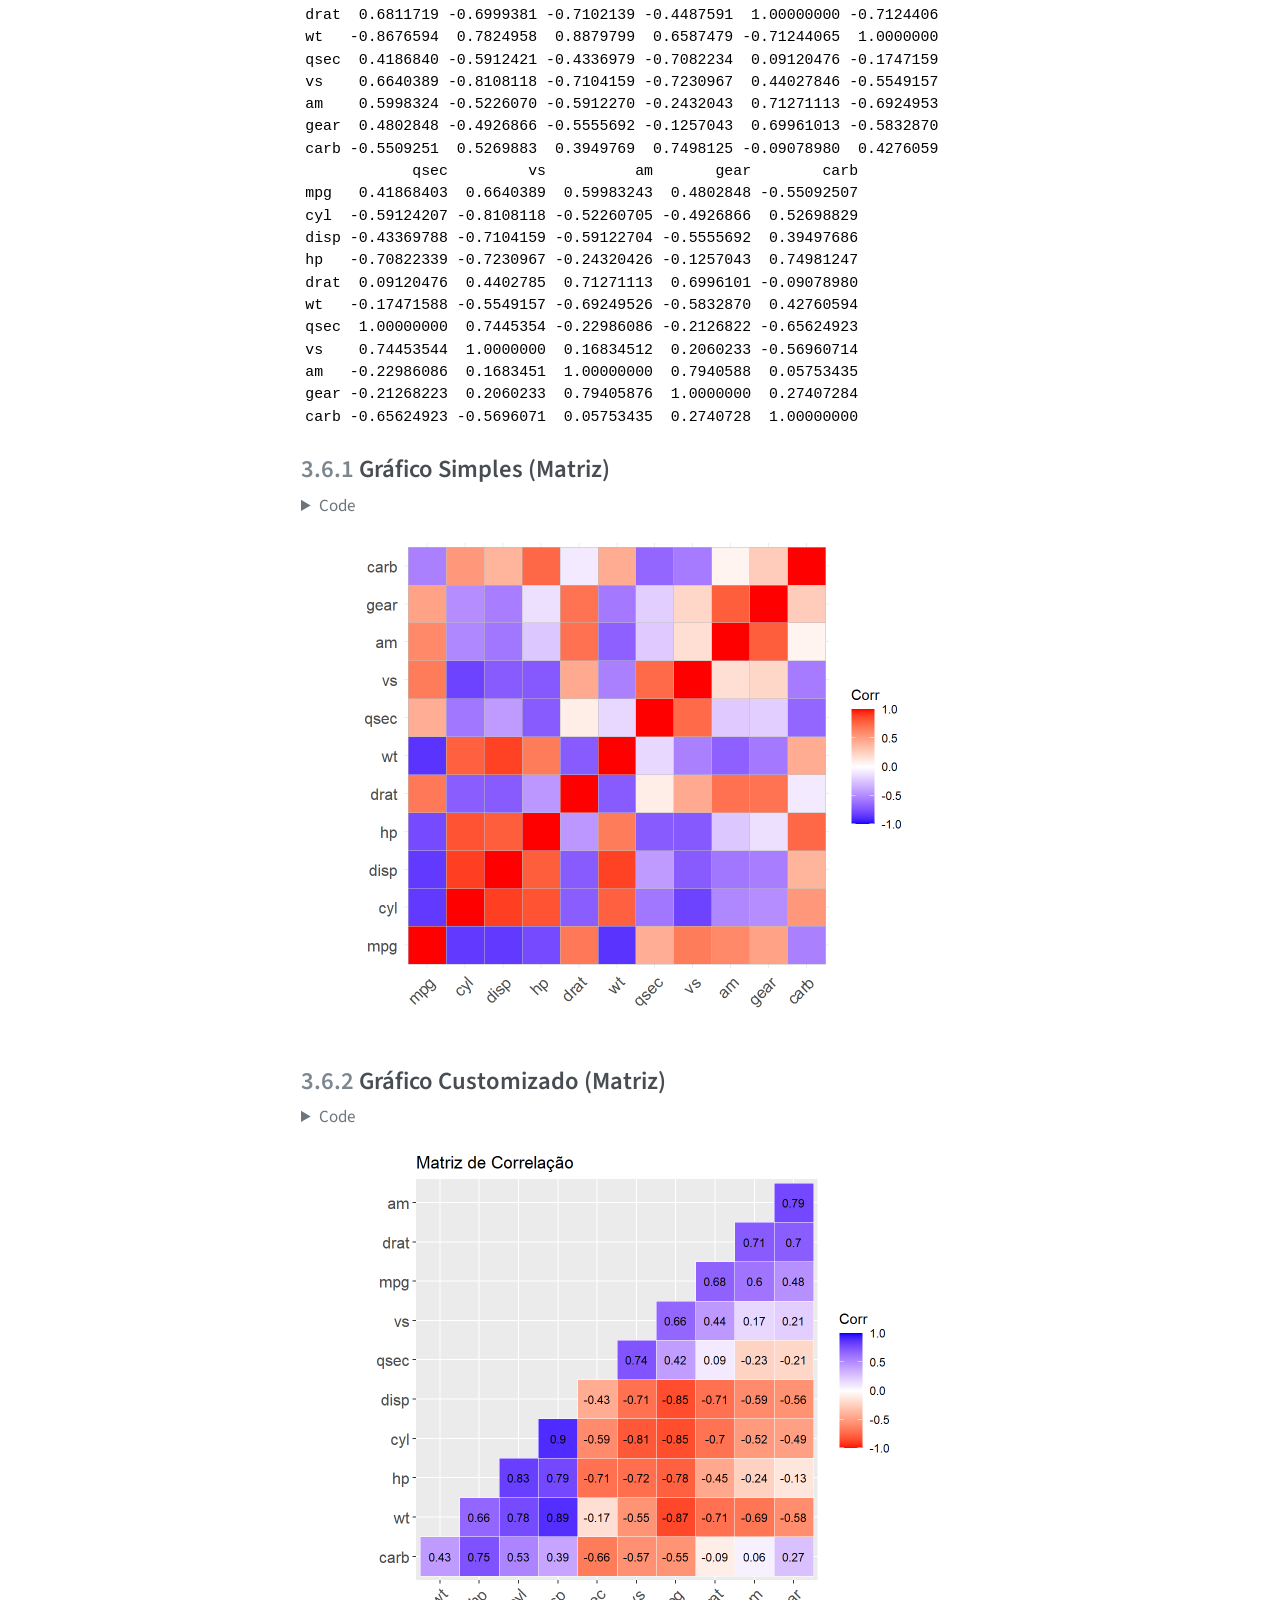
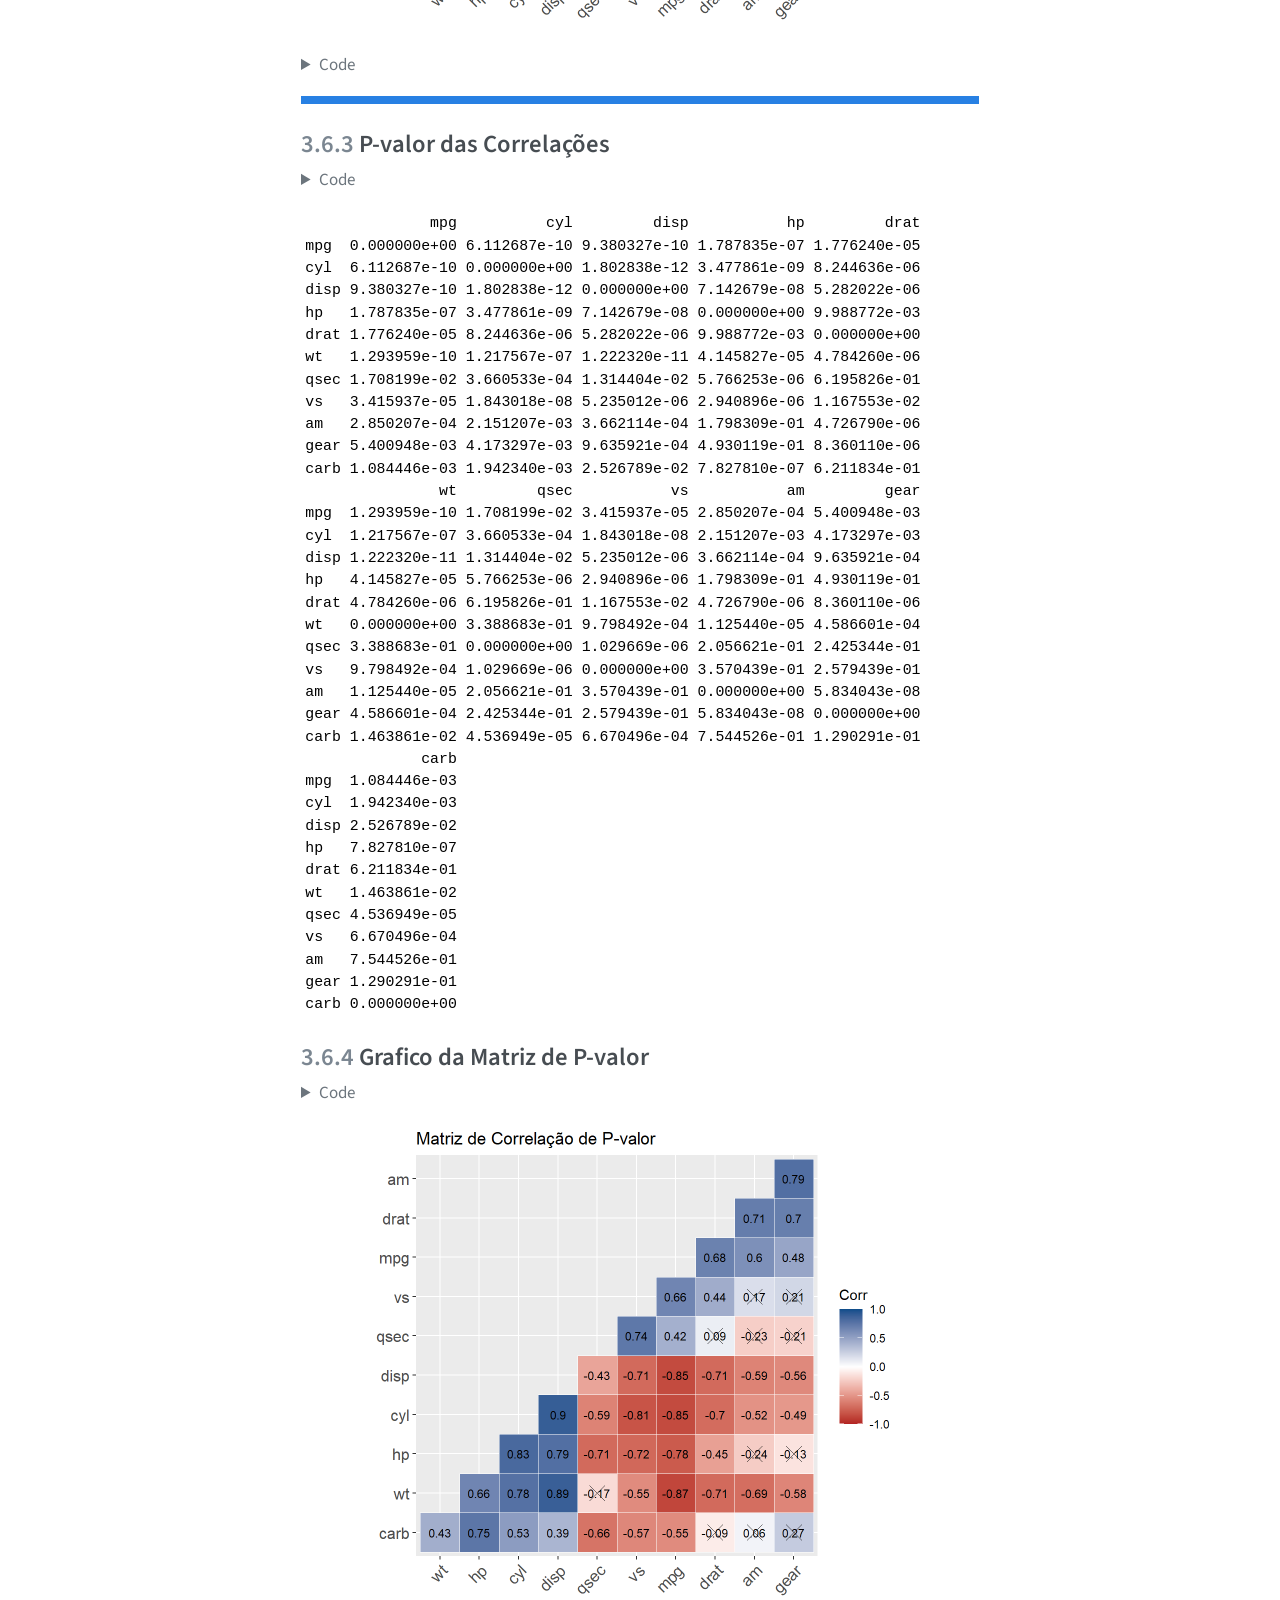
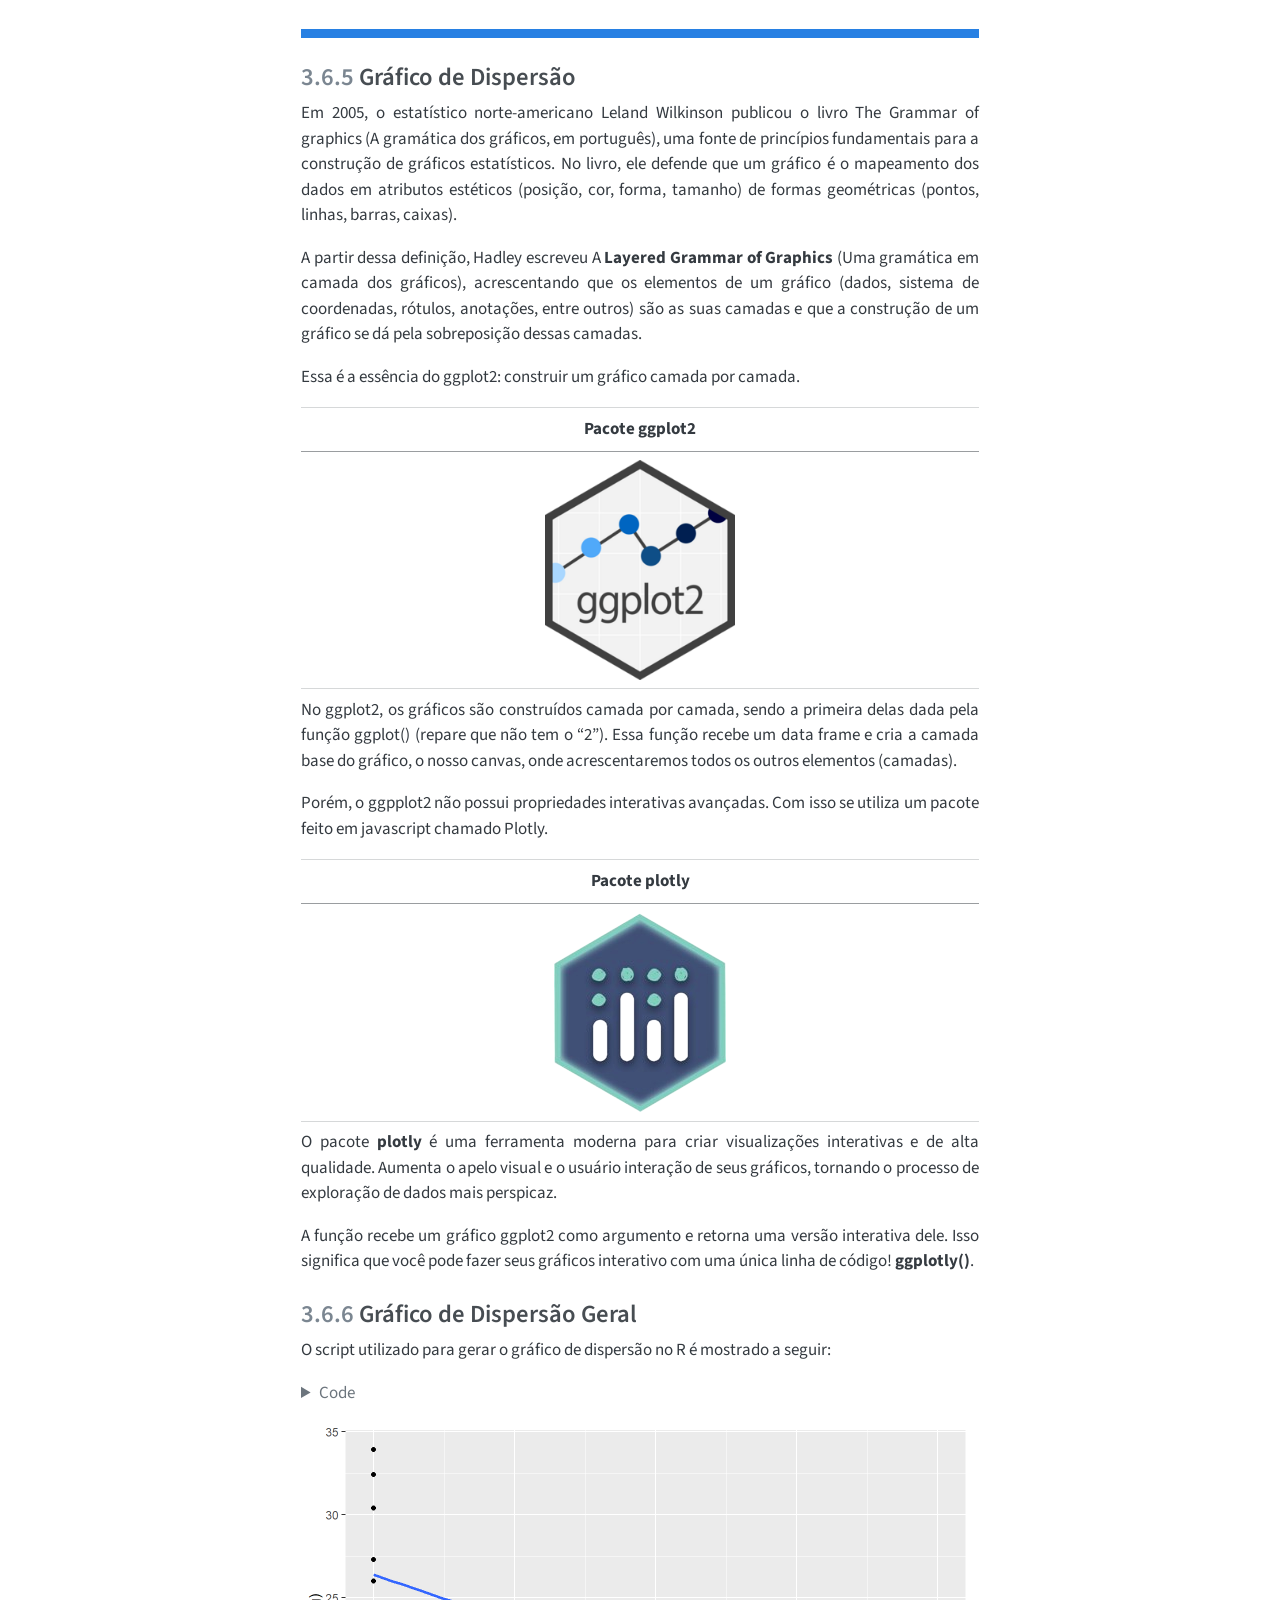
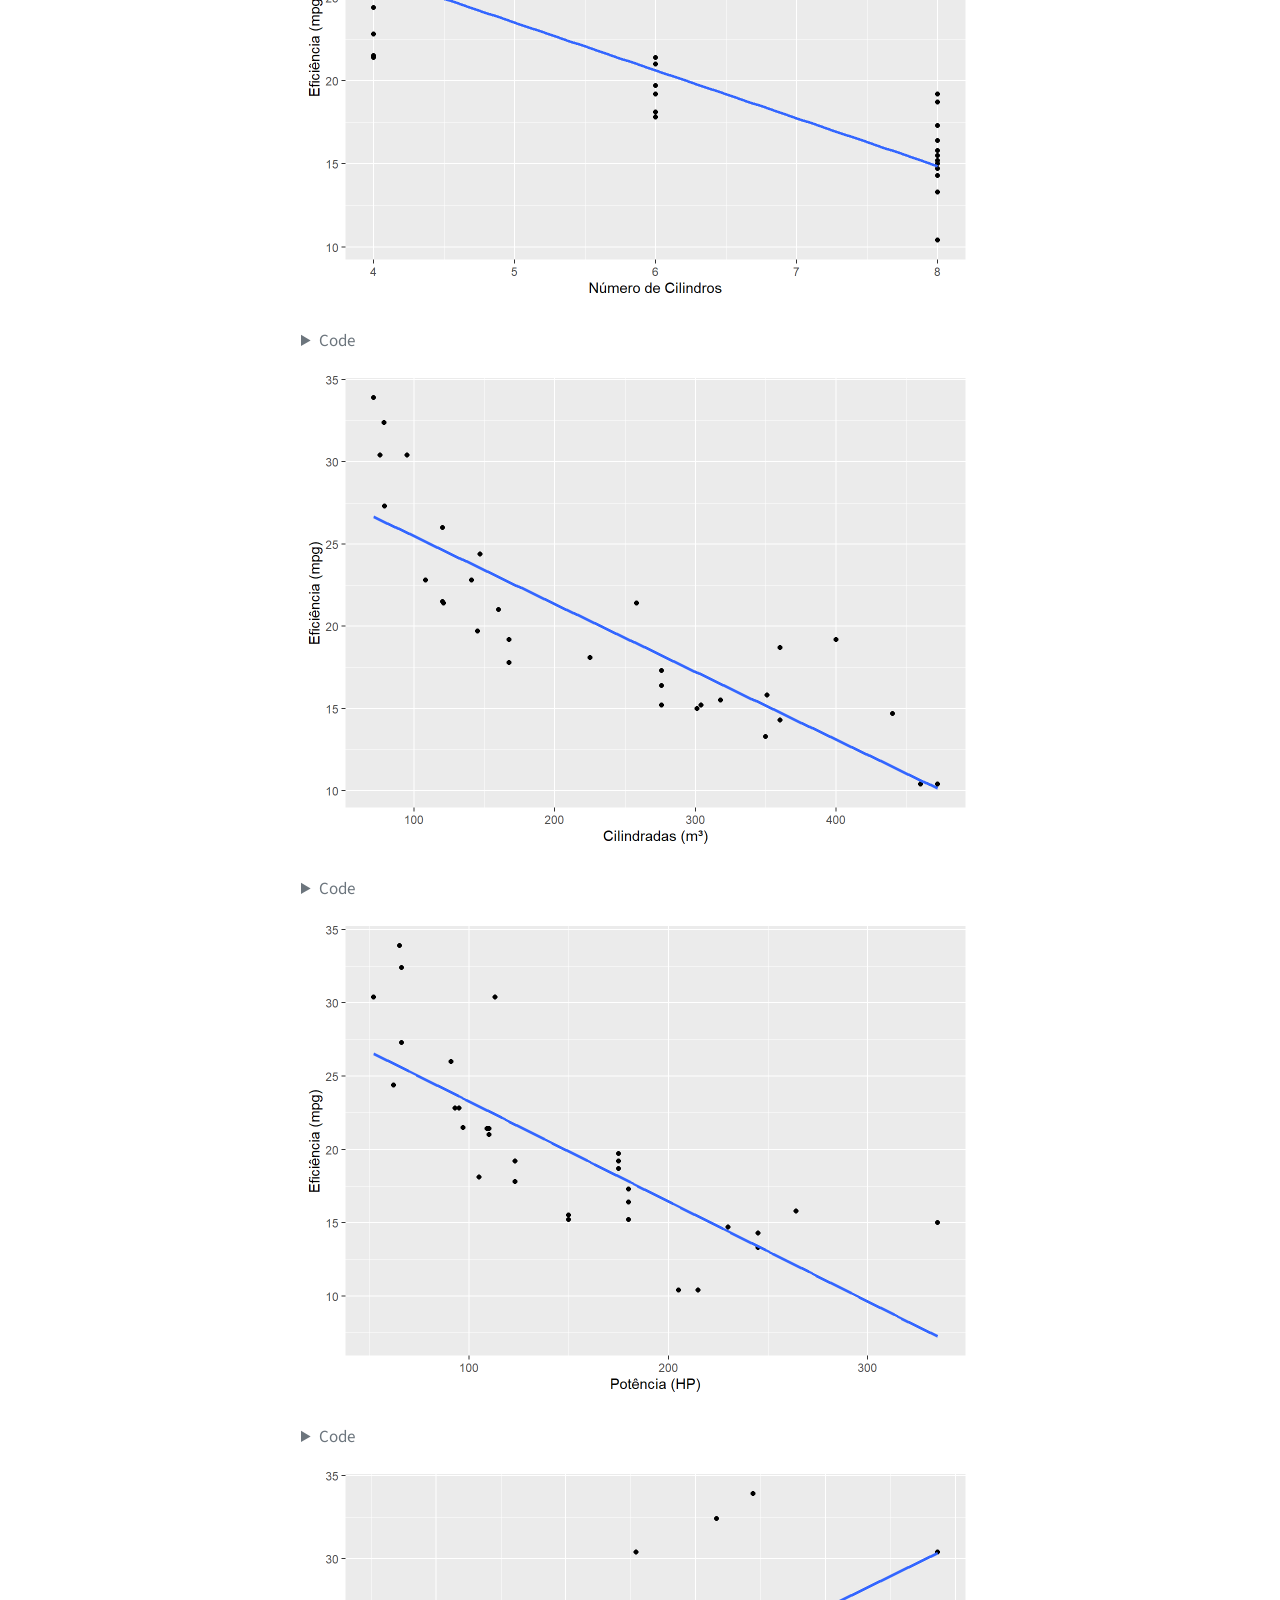
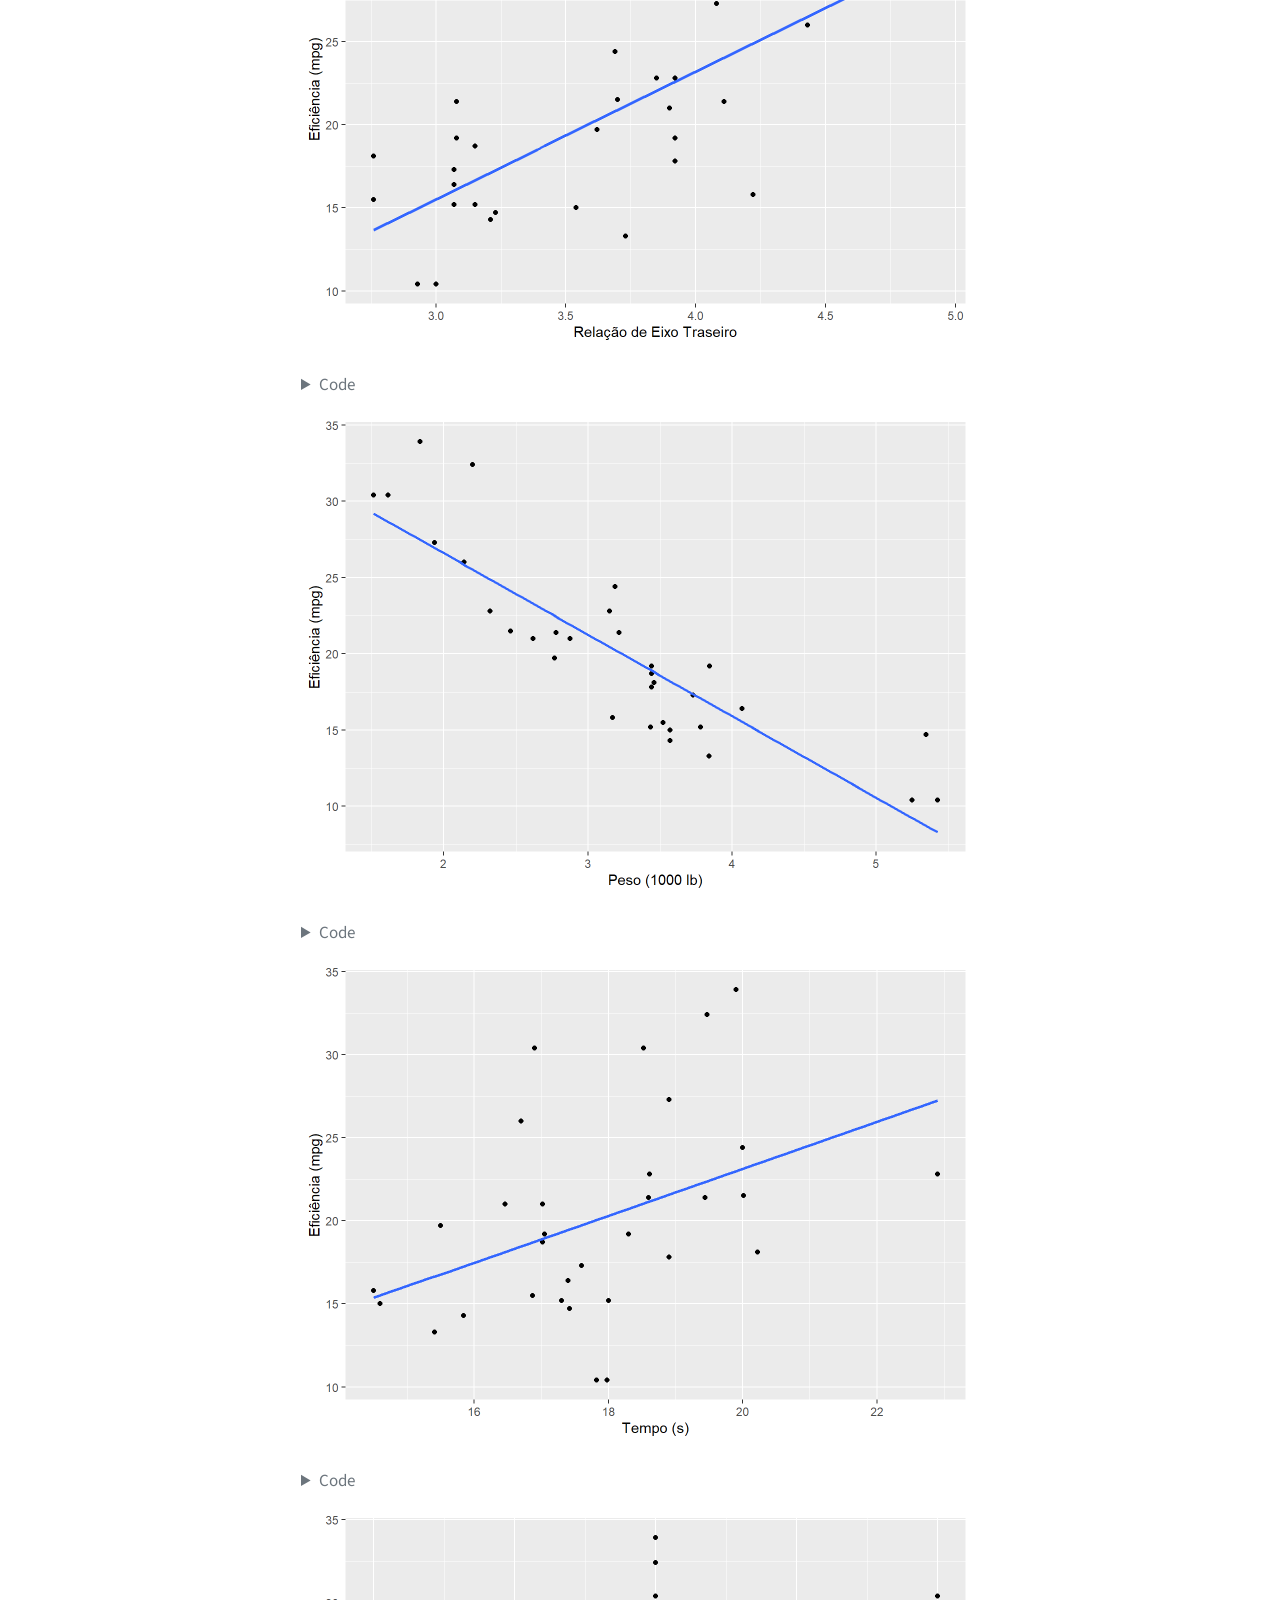
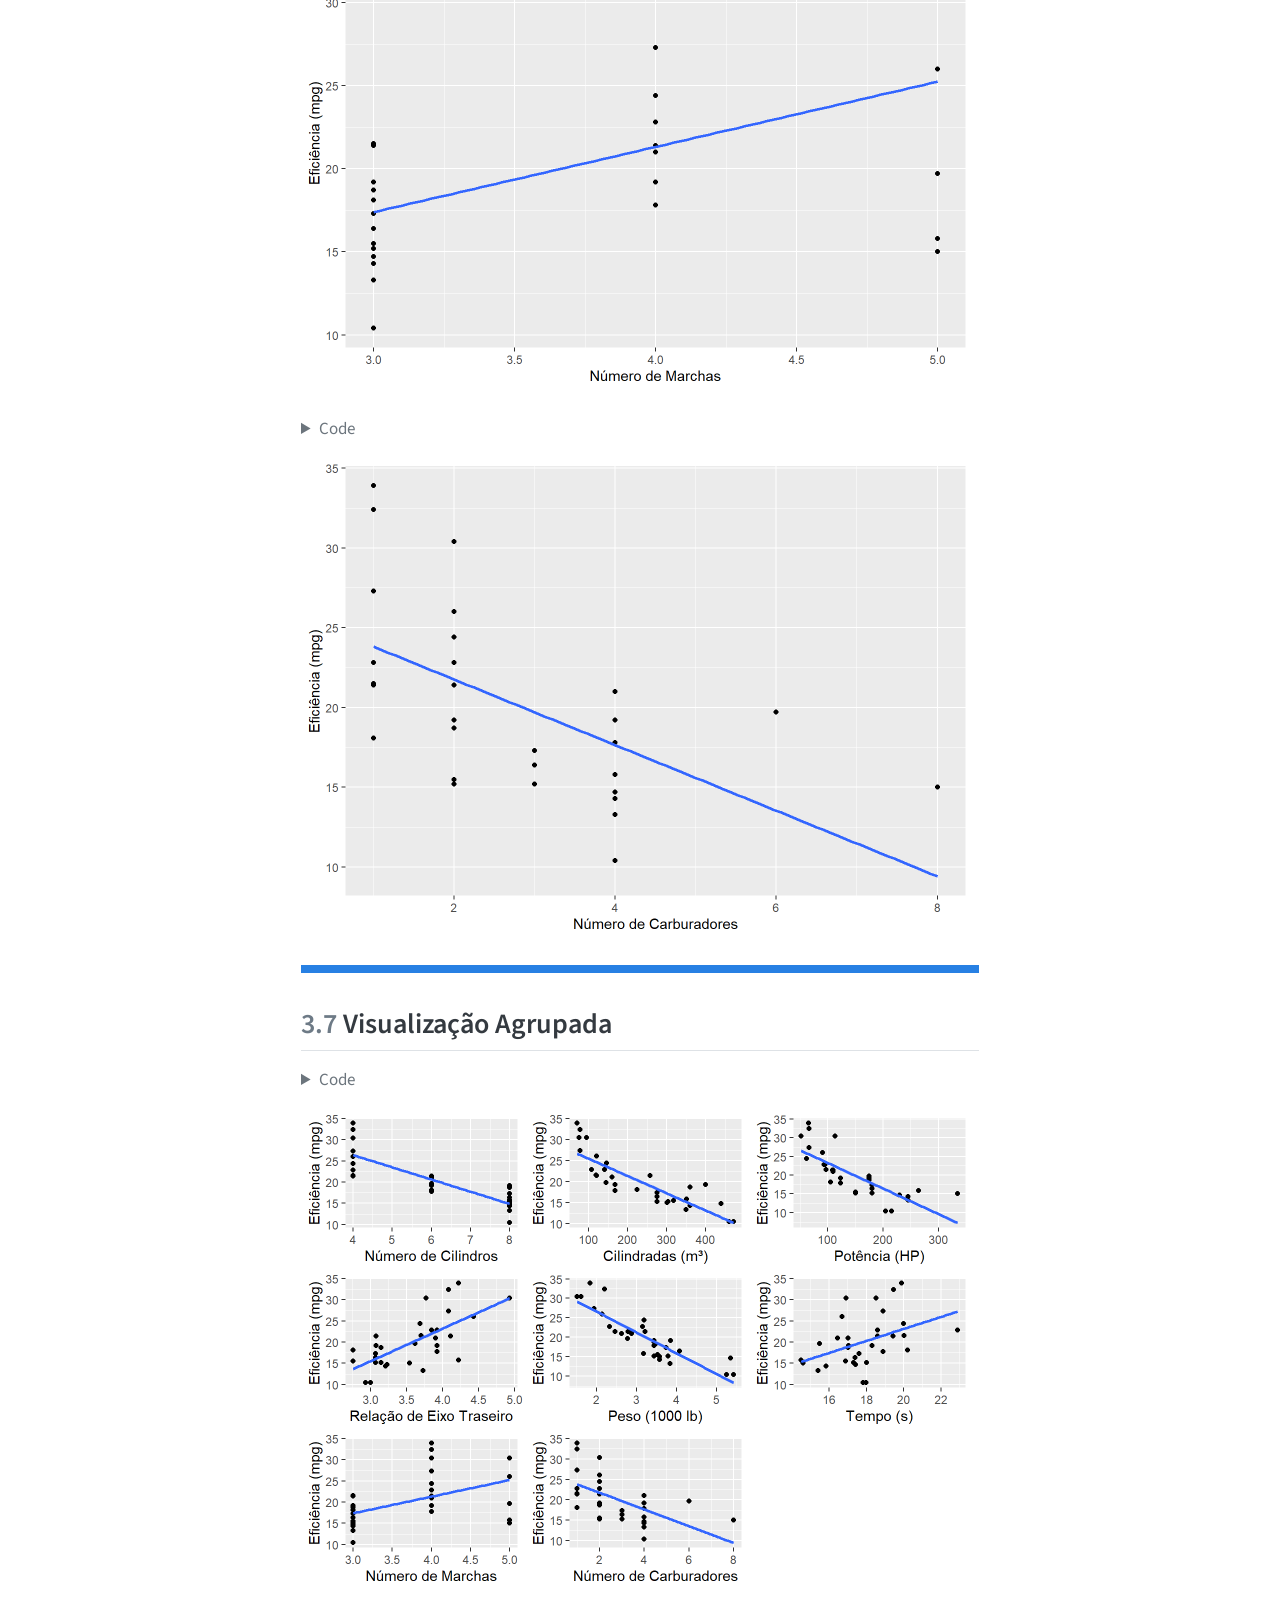
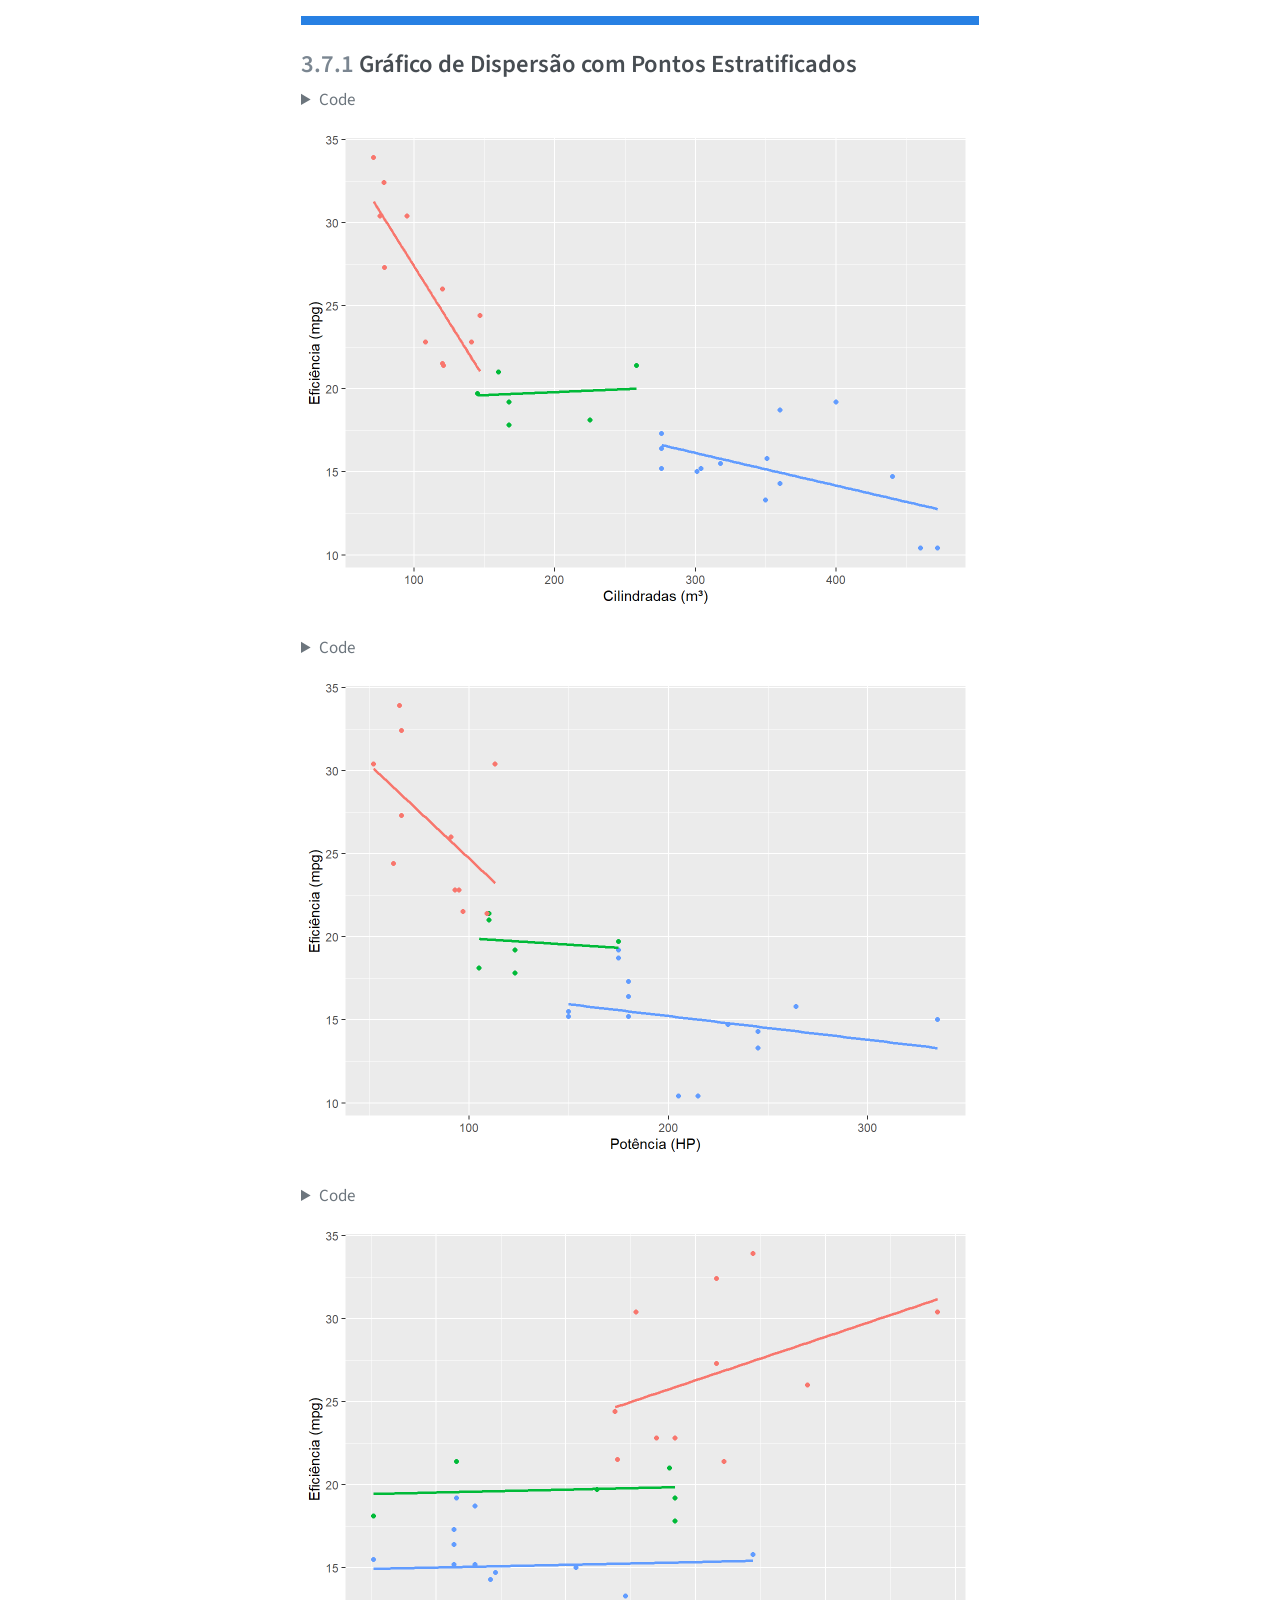
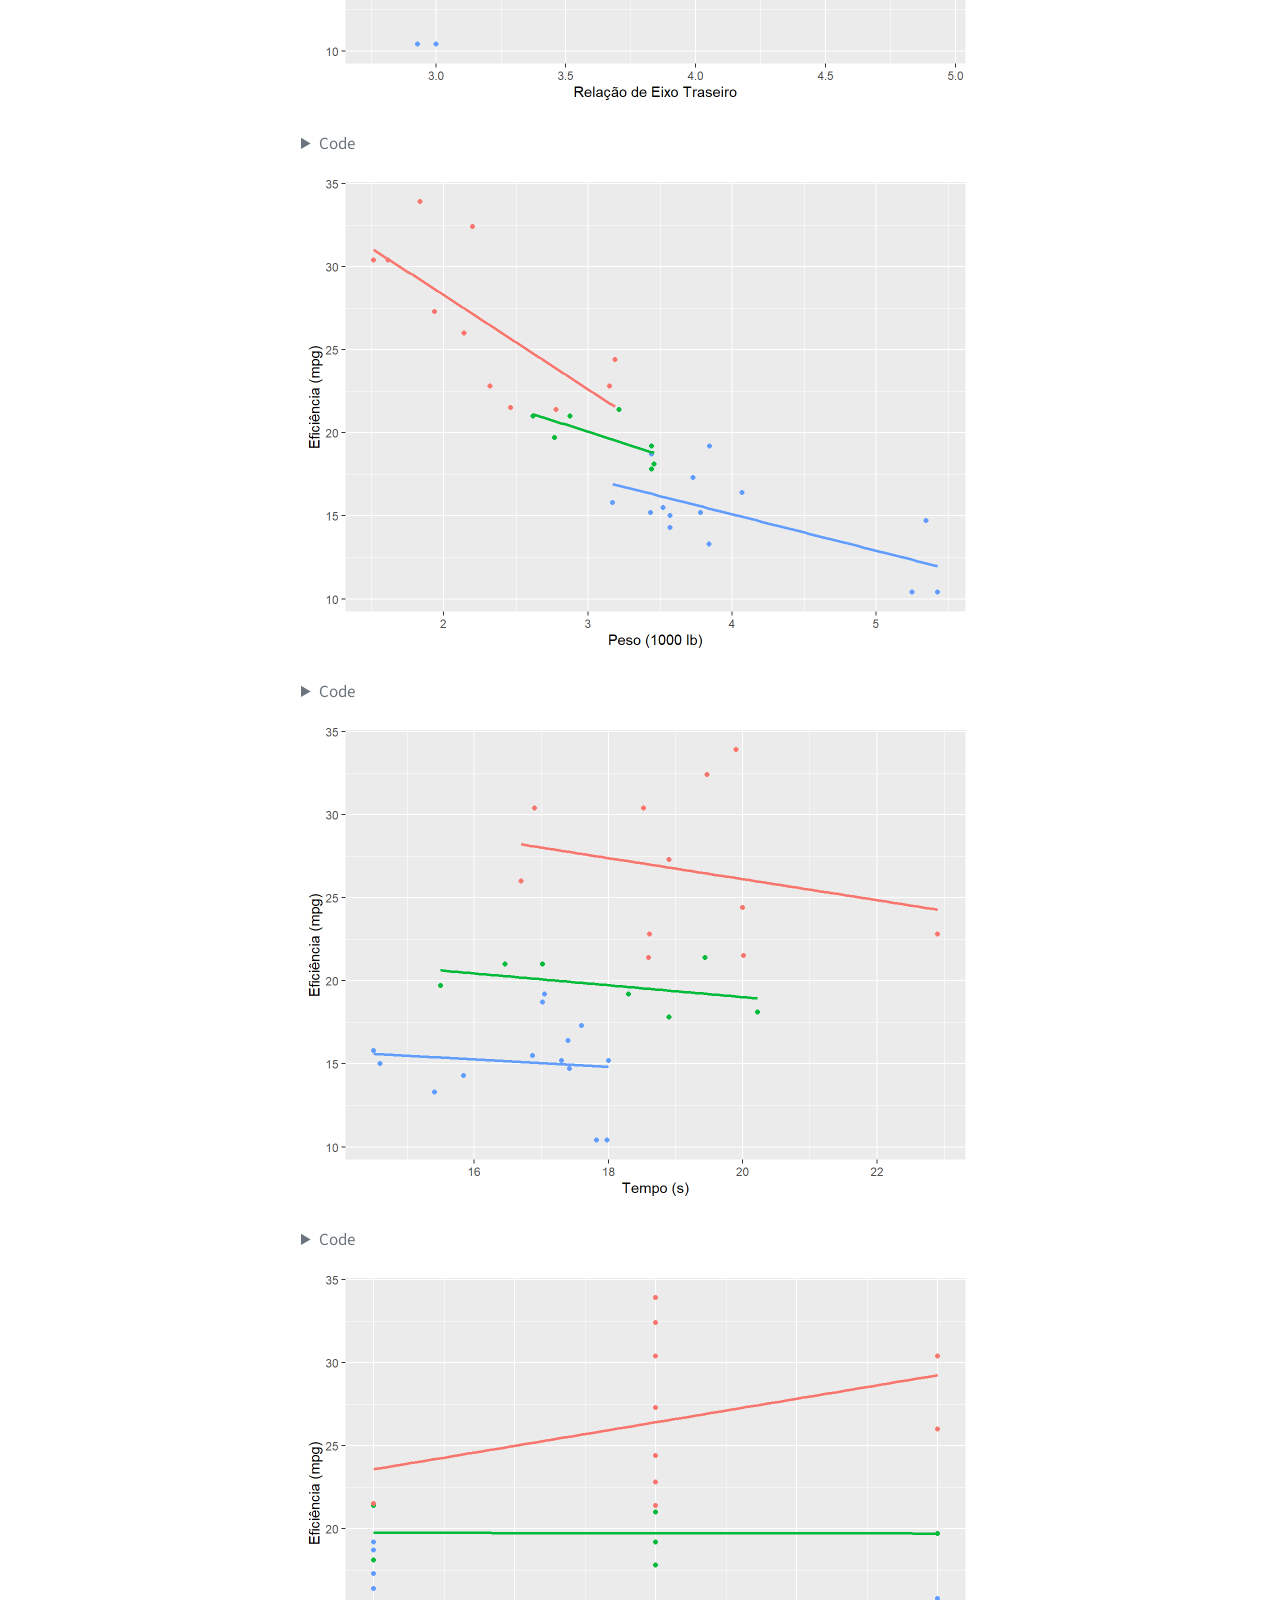
<file: docs/cap2.html>
<!DOCTYPE html>
<html xmlns="http://www.w3.org/1999/xhtml" lang="en" xml:lang="en"><head>
<meta http-equiv="Content-Type" content="text/html; charset=UTF-8">
<meta charset="utf-8">
<meta name="generator" content="quarto-1.7.32">
<meta name="viewport" content="width=device-width, initial-scale=1.0, user-scalable=yes">
<title>3&nbsp; Visualização da Informação – Curso de Ciência de Dados no R</title>
<style>
code{white-space: pre-wrap;}
span.smallcaps{font-variant: small-caps;}
div.columns{display: flex; gap: min(4vw, 1.5em);}
div.column{flex: auto; overflow-x: auto;}
div.hanging-indent{margin-left: 1.5em; text-indent: -1.5em;}
ul.task-list{list-style: none;}
ul.task-list li input[type="checkbox"] {
  width: 0.8em;
  margin: 0 0.8em 0.2em -1em; /* quarto-specific, see https://github.com/quarto-dev/quarto-cli/issues/4556 */ 
  vertical-align: middle;
}
/* CSS for syntax highlighting */
html { -webkit-text-size-adjust: 100%; }
pre > code.sourceCode { white-space: pre; position: relative; }
pre > code.sourceCode > span { display: inline-block; line-height: 1.25; }
pre > code.sourceCode > span:empty { height: 1.2em; }
.sourceCode { overflow: visible; }
code.sourceCode > span { color: inherit; text-decoration: inherit; }
div.sourceCode { margin: 1em 0; }
pre.sourceCode { margin: 0; }
@media screen {
div.sourceCode { overflow: auto; }
}
@media print {
pre > code.sourceCode { white-space: pre-wrap; }
pre > code.sourceCode > span { text-indent: -5em; padding-left: 5em; }
}
pre.numberSource code
  { counter-reset: source-line 0; }
pre.numberSource code > span
  { position: relative; left: -4em; counter-increment: source-line; }
pre.numberSource code > span > a:first-child::before
  { content: counter(source-line);
    position: relative; left: -1em; text-align: right; vertical-align: baseline;
    border: none; display: inline-block;
    -webkit-touch-callout: none; -webkit-user-select: none;
    -khtml-user-select: none; -moz-user-select: none;
    -ms-user-select: none; user-select: none;
    padding: 0 4px; width: 4em;
  }
pre.numberSource { margin-left: 3em;  padding-left: 4px; }
div.sourceCode
  {   }
@media screen {
pre > code.sourceCode > span > a:first-child::before { text-decoration: underline; }
}
</style>

<script src="site_libs/quarto-nav/quarto-nav.js"></script>
<script src="site_libs/quarto-nav/headroom.min.js"></script>
<script src="site_libs/clipboard/clipboard.min.js"></script>
<script src="site_libs/quarto-search/autocomplete.umd.js"></script>
<script src="site_libs/quarto-search/fuse.min.js"></script>
<script src="site_libs/quarto-search/quarto-search.js"></script>
<meta name="quarto:offset" content="./">
<link href="./cap3.html" rel="next">
<link href="./cap1.html" rel="prev">
<link href="./Fator_Analytics.png" rel="icon" type="image/png">
<script src="site_libs/quarto-html/quarto.js" type="module"></script>
<script src="site_libs/quarto-html/tabsets/tabsets.js" type="module"></script>
<script src="site_libs/quarto-html/popper.min.js"></script>
<script src="site_libs/quarto-html/tippy.umd.min.js"></script>
<script src="site_libs/quarto-html/anchor.min.js"></script>
<link href="site_libs/quarto-html/tippy.css" rel="stylesheet">
<link href="site_libs/quarto-html/quarto-syntax-highlighting-37eea08aefeeee20ff55810ff984fec1.css" rel="stylesheet" class="quarto-color-scheme" id="quarto-text-highlighting-styles">
<link href="site_libs/quarto-html/quarto-syntax-highlighting-dark-2fef5ea3f8957b3e4ecc936fc74692ca.css" rel="stylesheet" class="quarto-color-scheme quarto-color-alternate" id="quarto-text-highlighting-styles">
<link href="site_libs/quarto-html/quarto-syntax-highlighting-37eea08aefeeee20ff55810ff984fec1.css" rel="stylesheet" class="quarto-color-scheme-extra" id="quarto-text-highlighting-styles">
<script src="site_libs/bootstrap/bootstrap.min.js"></script>
<link href="site_libs/bootstrap/bootstrap-icons.css" rel="stylesheet">
<link href="site_libs/bootstrap/bootstrap-364982630eef5352dd1537128a8ed5cb.min.css" rel="stylesheet" append-hash="true" class="quarto-color-scheme" id="quarto-bootstrap" data-mode="light">
<link href="site_libs/bootstrap/bootstrap-dark-9ac4c4d7723caba69398381a32a42326.min.css" rel="stylesheet" append-hash="true" class="quarto-color-scheme quarto-color-alternate" id="quarto-bootstrap" data-mode="dark">
<link href="site_libs/bootstrap/bootstrap-364982630eef5352dd1537128a8ed5cb.min.css" rel="stylesheet" append-hash="true" class="quarto-color-scheme-extra" id="quarto-bootstrap" data-mode="light"><script id="quarto-search-options" type="application/json">{
  "location": "sidebar",
  "copy-button": false,
  "collapse-after": 3,
  "panel-placement": "start",
  "type": "textbox",
  "limit": 50,
  "keyboard-shortcut": [
    "f",
    "/",
    "s"
  ],
  "show-item-context": false,
  "language": {
    "search-no-results-text": "No results",
    "search-matching-documents-text": "matching documents",
    "search-copy-link-title": "Copy link to search",
    "search-hide-matches-text": "Hide additional matches",
    "search-more-match-text": "more match in this document",
    "search-more-matches-text": "more matches in this document",
    "search-clear-button-title": "Clear",
    "search-text-placeholder": "",
    "search-detached-cancel-button-title": "Cancel",
    "search-submit-button-title": "Submit",
    "search-label": "Search"
  }
}</script><script src="site_libs/kePrint-0.0.1/kePrint.js"></script><link href="site_libs/lightable-0.0.1/lightable.css" rel="stylesheet">
</head>
<body class="nav-sidebar floating quarto-light"><script id="quarto-html-before-body" type="application/javascript">
    const toggleBodyColorMode = (bsSheetEl) => {
      const mode = bsSheetEl.getAttribute("data-mode");
      const bodyEl = window.document.querySelector("body");
      if (mode === "dark") {
        bodyEl.classList.add("quarto-dark");
        bodyEl.classList.remove("quarto-light");
      } else {
        bodyEl.classList.add("quarto-light");
        bodyEl.classList.remove("quarto-dark");
      }
    }
    const toggleBodyColorPrimary = () => {
      const bsSheetEl = window.document.querySelector("link#quarto-bootstrap:not([rel=disabled-stylesheet])");
      if (bsSheetEl) {
        toggleBodyColorMode(bsSheetEl);
      }
    }
    const setColorSchemeToggle = (alternate) => {
      const toggles = window.document.querySelectorAll('.quarto-color-scheme-toggle');
      for (let i=0; i < toggles.length; i++) {
        const toggle = toggles[i];
        if (toggle) {
          if (alternate) {
            toggle.classList.add("alternate");
          } else {
            toggle.classList.remove("alternate");
          }
        }
      }
    };
    const toggleColorMode = (alternate) => {
      // Switch the stylesheets
      const primaryStylesheets = window.document.querySelectorAll('link.quarto-color-scheme:not(.quarto-color-alternate)');
      const alternateStylesheets = window.document.querySelectorAll('link.quarto-color-scheme.quarto-color-alternate');
      manageTransitions('#quarto-margin-sidebar .nav-link', false);
      if (alternate) {
        // note: dark is layered on light, we don't disable primary!
        enableStylesheet(alternateStylesheets);
        for (const sheetNode of alternateStylesheets) {
          if (sheetNode.id === "quarto-bootstrap") {
            toggleBodyColorMode(sheetNode);
          }
        }
      } else {
        disableStylesheet(alternateStylesheets);
        enableStylesheet(primaryStylesheets)
        toggleBodyColorPrimary();
      }
      manageTransitions('#quarto-margin-sidebar .nav-link', true);
      // Switch the toggles
      setColorSchemeToggle(alternate)
      // Hack to workaround the fact that safari doesn't
      // properly recolor the scrollbar when toggling (#1455)
      if (navigator.userAgent.indexOf('Safari') > 0 && navigator.userAgent.indexOf('Chrome') == -1) {
        manageTransitions("body", false);
        window.scrollTo(0, 1);
        setTimeout(() => {
          window.scrollTo(0, 0);
          manageTransitions("body", true);
        }, 40);
      }
    }
    const disableStylesheet = (stylesheets) => {
      for (let i=0; i < stylesheets.length; i++) {
        const stylesheet = stylesheets[i];
        stylesheet.rel = 'disabled-stylesheet';
      }
    }
    const enableStylesheet = (stylesheets) => {
      for (let i=0; i < stylesheets.length; i++) {
        const stylesheet = stylesheets[i];
        if(stylesheet.rel !== 'stylesheet') { // for Chrome, which will still FOUC without this check
          stylesheet.rel = 'stylesheet';
        }
      }
    }
    const manageTransitions = (selector, allowTransitions) => {
      const els = window.document.querySelectorAll(selector);
      for (let i=0; i < els.length; i++) {
        const el = els[i];
        if (allowTransitions) {
          el.classList.remove('notransition');
        } else {
          el.classList.add('notransition');
        }
      }
    }
    const isFileUrl = () => {
      return window.location.protocol === 'file:';
    }
    const hasAlternateSentinel = () => {
      let styleSentinel = getColorSchemeSentinel();
      if (styleSentinel !== null) {
        return styleSentinel === "alternate";
      } else {
        return false;
      }
    }
    const setStyleSentinel = (alternate) => {
      const value = alternate ? "alternate" : "default";
      if (!isFileUrl()) {
        window.localStorage.setItem("quarto-color-scheme", value);
      } else {
        localAlternateSentinel = value;
      }
    }
    const getColorSchemeSentinel = () => {
      if (!isFileUrl()) {
        const storageValue = window.localStorage.getItem("quarto-color-scheme");
        return storageValue != null ? storageValue : localAlternateSentinel;
      } else {
        return localAlternateSentinel;
      }
    }
    const toggleGiscusIfUsed = (isAlternate, darkModeDefault) => {
      const baseTheme = document.querySelector('#giscus-base-theme')?.value ?? 'light';
      const alternateTheme = document.querySelector('#giscus-alt-theme')?.value ?? 'dark';
      let newTheme = '';
      if(authorPrefersDark) {
        newTheme = isAlternate ? baseTheme : alternateTheme;
      } else {
        newTheme = isAlternate ? alternateTheme : baseTheme;
      }
      const changeGiscusTheme = () => {
        // From: https://github.com/giscus/giscus/issues/336
        const sendMessage = (message) => {
          const iframe = document.querySelector('iframe.giscus-frame');
          if (!iframe) return;
          iframe.contentWindow.postMessage({ giscus: message }, 'https://giscus.app');
        }
        sendMessage({
          setConfig: {
            theme: newTheme
          }
        });
      }
      const isGiscussLoaded = window.document.querySelector('iframe.giscus-frame') !== null;
      if (isGiscussLoaded) {
        changeGiscusTheme();
      }
    };
    const authorPrefersDark = false;
    const darkModeDefault = authorPrefersDark;
      document.querySelector('link#quarto-text-highlighting-styles.quarto-color-scheme-extra').rel = 'disabled-stylesheet';
      document.querySelector('link#quarto-bootstrap.quarto-color-scheme-extra').rel = 'disabled-stylesheet';
    let localAlternateSentinel = darkModeDefault ? 'alternate' : 'default';
    // Dark / light mode switch
    window.quartoToggleColorScheme = () => {
      // Read the current dark / light value
      let toAlternate = !hasAlternateSentinel();
      toggleColorMode(toAlternate);
      setStyleSentinel(toAlternate);
      toggleGiscusIfUsed(toAlternate, darkModeDefault);
      window.dispatchEvent(new Event('resize'));
    };
    // Switch to dark mode if need be
    if (hasAlternateSentinel()) {
      toggleColorMode(true);
    } else {
      toggleColorMode(false);
    }
  </script>

<div id="quarto-search-results"></div>
  <header id="quarto-header" class="headroom fixed-top"><nav class="quarto-secondary-nav"><div class="container-fluid d-flex">
      <button type="button" class="quarto-btn-toggle btn" data-bs-toggle="collapse" role="button" data-bs-target=".quarto-sidebar-collapse-item" aria-controls="quarto-sidebar" aria-expanded="false" aria-label="Toggle sidebar navigation" onclick="if (window.quartoToggleHeadroom) { window.quartoToggleHeadroom(); }">
        <i class="bi bi-layout-text-sidebar-reverse"></i>
      </button>
        <nav class="quarto-page-breadcrumbs" aria-label="breadcrumb"><ol class="breadcrumb"><li class="breadcrumb-item"><a href="./cap2.html"><span class="chapter-number">3</span>&nbsp; <span class="chapter-title"><strong>Visualização da Informação</strong></span></a></li></ol></nav>
        <a class="flex-grow-1" role="navigation" data-bs-toggle="collapse" data-bs-target=".quarto-sidebar-collapse-item" aria-controls="quarto-sidebar" aria-expanded="false" aria-label="Toggle sidebar navigation" onclick="if (window.quartoToggleHeadroom) { window.quartoToggleHeadroom(); }">      
        </a>
      <button type="button" class="btn quarto-search-button" aria-label="Search" onclick="window.quartoOpenSearch();">
        <i class="bi bi-search"></i>
      </button>
    </div>
  </nav></header><!-- content --><div id="quarto-content" class="quarto-container page-columns page-rows-contents page-layout-article">
<!-- sidebar -->
  <nav id="quarto-sidebar" class="sidebar collapse collapse-horizontal quarto-sidebar-collapse-item sidebar-navigation floating overflow-auto"><div class="pt-lg-2 mt-2 text-left sidebar-header">
    <div class="sidebar-title mb-0 py-0">
      <a href="./">Curso de Ciência de Dados no R</a> 
        <div class="sidebar-tools-main tools-wide">
    <a href="https://github.com/MarioDhiego/tree/main/book/" title="Source Code" class="quarto-navigation-tool px-1" aria-label="Source Code"><i class="bi bi-github"></i></a>
    <div class="dropdown">
      <a href="" title="Download" id="quarto-navigation-tool-dropdown-0" class="quarto-navigation-tool dropdown-toggle px-1" data-bs-toggle="dropdown" aria-expanded="false" role="link" aria-label="Download"><i class="bi bi-download"></i></a>
      <ul class="dropdown-menu" aria-labelledby="quarto-navigation-tool-dropdown-0">
<li>
            <a class="dropdown-item sidebar-tools-main-item" href="./Curso-de-Ciência-de-Dados-no-R.pdf">
              <i class="bi bi-file-pdf pe-1"></i>
            Download PDF
            </a>
          </li>
          <li>
            <a class="dropdown-item sidebar-tools-main-item" href="./Curso-de-Ciência-de-Dados-no-R.docx">
              <i class="bi bi-file-word pe-1"></i>
            Download Docx
            </a>
          </li>
      </ul>
</div>
    <div class="dropdown">
      <a href="" title="Share" id="quarto-navigation-tool-dropdown-1" class="quarto-navigation-tool dropdown-toggle px-1" data-bs-toggle="dropdown" aria-expanded="false" role="link" aria-label="Share"><i class="bi bi-share"></i></a>
      <ul class="dropdown-menu" aria-labelledby="quarto-navigation-tool-dropdown-1">
<li>
            <a class="dropdown-item sidebar-tools-main-item" href="https://twitter.com/intent/tweet?url=|url|">
              <i class="bi bi-twitter pe-1"></i>
            Twitter
            </a>
          </li>
          <li>
            <a class="dropdown-item sidebar-tools-main-item" href="https://www.linkedin.com/sharing/share-offsite/?url=|url|">
              <i class="bi bi-linkedin pe-1"></i>
            LinkedIn
            </a>
          </li>
      </ul>
</div>
  <a href="" class="quarto-color-scheme-toggle quarto-navigation-tool  px-1" onclick="window.quartoToggleColorScheme(); return false;" title="Toggle dark mode"><i class="bi"></i></a>
  <a href="" class="quarto-reader-toggle quarto-navigation-tool px-1" onclick="window.quartoToggleReader(); return false;" title="Toggle reader mode">
  <div class="quarto-reader-toggle-btn">
  <i class="bi"></i>
  </div>
</a>
</div>
    </div>
      </div>
        <div class="mt-2 flex-shrink-0 align-items-center">
        <div class="sidebar-search">
        <div id="quarto-search" class="" title="Search"></div>
        </div>
        </div>
    <div class="sidebar-menu-container"> 
    <ul class="list-unstyled mt-1">
<li class="sidebar-item">
  <div class="sidebar-item-container"> 
  <a href="./index.html" class="sidebar-item-text sidebar-link">
 <span class="menu-text"><strong>Prefácio</strong></span></a>
  </div>
</li>
        <li class="sidebar-item">
  <div class="sidebar-item-container"> 
  <a href="./intro.html" class="sidebar-item-text sidebar-link">
 <span class="menu-text"><span class="chapter-number">1</span>&nbsp; <span class="chapter-title"><strong>Origem da Linguagem R</strong></span></span></a>
  </div>
</li>
        <li class="sidebar-item">
  <div class="sidebar-item-container"> 
  <a href="./cap1.html" class="sidebar-item-text sidebar-link">
 <span class="menu-text"><span class="chapter-number">2</span>&nbsp; <span class="chapter-title"><strong>Análise Exploratória de Dados (EDA)</strong></span></span></a>
  </div>
</li>
        <li class="sidebar-item">
  <div class="sidebar-item-container"> 
  <a href="./cap2.html" class="sidebar-item-text sidebar-link active">
 <span class="menu-text"><span class="chapter-number">3</span>&nbsp; <span class="chapter-title"><strong>Visualização da Informação</strong></span></span></a>
  </div>
</li>
        <li class="sidebar-item">
  <div class="sidebar-item-container"> 
  <a href="./cap3.html" class="sidebar-item-text sidebar-link">
 <span class="menu-text"><span class="chapter-number">4</span>&nbsp; <span class="chapter-title"><strong>Análise de Variância - ANOVA</strong></span></span></a>
  </div>
</li>
        <li class="sidebar-item">
  <div class="sidebar-item-container"> 
  <a href="./cap4.html" class="sidebar-item-text sidebar-link">
 <span class="menu-text"><span class="chapter-number">5</span>&nbsp; <span class="chapter-title"><strong>Modelo de Regressão Linear</strong></span></span></a>
  </div>
</li>
        <li class="sidebar-item">
  <div class="sidebar-item-container"> 
  <a href="./cap5.html" class="sidebar-item-text sidebar-link">
 <span class="menu-text"><span class="chapter-number">6</span>&nbsp; <span class="chapter-title"><strong>Analise Qualitativa</strong></span></span></a>
  </div>
</li>
        <li class="sidebar-item">
  <div class="sidebar-item-container"> 
  <a href="./summary.html" class="sidebar-item-text sidebar-link">
 <span class="menu-text"><span class="chapter-number">7</span>&nbsp; <span class="chapter-title">Summary</span></span></a>
  </div>
</li>
        <li class="sidebar-item">
  <div class="sidebar-item-container"> 
  <a href="./references.html" class="sidebar-item-text sidebar-link">
 <span class="menu-text">References</span></a>
  </div>
</li>
    </ul>
</div>
</nav><div id="quarto-sidebar-glass" class="quarto-sidebar-collapse-item" data-bs-toggle="collapse" data-bs-target=".quarto-sidebar-collapse-item"></div>
<!-- margin-sidebar -->
    <div id="quarto-margin-sidebar" class="sidebar margin-sidebar">
        <nav id="TOC" role="doc-toc" class="toc-active"><h2 id="toc-title">SUMÁRIO</h2>
   
  <ul>
<li><a href="#dataset-mtcars" id="toc-dataset-mtcars" class="nav-link active" data-scroll-target="#dataset-mtcars"><span class="header-section-number">3.1</span> Dataset mtcars</a></li>
  <li>
<a href="#contexto-hist%C3%B3rico" id="toc-contexto-histórico" class="nav-link" data-scroll-target="#contexto-hist%C3%B3rico"><span class="header-section-number">3.2</span> Contexto Histórico</a>
  <ul class="collapse">
<li><a href="#obejetivo-geral" id="toc-obejetivo-geral" class="nav-link" data-scroll-target="#obejetivo-geral"><span class="header-section-number">3.2.1</span> Obejetivo Geral</a></li>
  </ul>
</li>
  <li><a href="#carregar-os-pacotes" id="toc-carregar-os-pacotes" class="nav-link" data-scroll-target="#carregar-os-pacotes"><span class="header-section-number">3.3</span> Carregar os Pacotes</a></li>
  <li>
<a href="#defini%C3%A7%C3%A3o-das-vari%C3%A1veis" id="toc-definição-das-variáveis" class="nav-link" data-scroll-target="#defini%C3%A7%C3%A3o-das-vari%C3%A1veis"><span class="header-section-number">3.4</span> Definição das Variáveis</a>
  <ul class="collapse">
<li><a href="#vari%C3%A1vel-resposta-y" id="toc-variável-resposta-y" class="nav-link" data-scroll-target="#vari%C3%A1vel-resposta-y"><span class="header-section-number">3.4.1</span> Variável Resposta (Y):</a></li>
  <li><a href="#vari%C3%A1veis-explicativasx" id="toc-variáveis-explicativasx" class="nav-link" data-scroll-target="#vari%C3%A1veis-explicativasx"><span class="header-section-number">3.4.2</span> Variáveis Explicativas(X):</a></li>
  </ul>
</li>
  <li><a href="#resumo-tabular" id="toc-resumo-tabular" class="nav-link" data-scroll-target="#resumo-tabular"><span class="header-section-number">3.5</span> Resumo Tabular</a></li>
  <li>
<a href="#matriz-de-correla%C3%A7%C3%A3o" id="toc-matriz-de-correlação" class="nav-link" data-scroll-target="#matriz-de-correla%C3%A7%C3%A3o"><span class="header-section-number">3.6</span> Matriz de Correlação</a>
  <ul class="collapse">
<li><a href="#gr%C3%A1fico-simples-matriz" id="toc-gráfico-simples-matriz" class="nav-link" data-scroll-target="#gr%C3%A1fico-simples-matriz"><span class="header-section-number">3.6.1</span> Gráfico Simples (Matriz)</a></li>
  <li><a href="#gr%C3%A1fico-customizado-matriz" id="toc-gráfico-customizado-matriz" class="nav-link" data-scroll-target="#gr%C3%A1fico-customizado-matriz"><span class="header-section-number">3.6.2</span> Gráfico Customizado (Matriz)</a></li>
  <li><a href="#p-valor-das-correla%C3%A7%C3%B5es" id="toc-p-valor-das-correlações" class="nav-link" data-scroll-target="#p-valor-das-correla%C3%A7%C3%B5es"><span class="header-section-number">3.6.3</span> P-valor das Correlações</a></li>
  <li><a href="#grafico-da-matriz-de-p-valor" id="toc-grafico-da-matriz-de-p-valor" class="nav-link" data-scroll-target="#grafico-da-matriz-de-p-valor"><span class="header-section-number">3.6.4</span> Grafico da Matriz de P-valor</a></li>
  <li><a href="#gr%C3%A1fico-de-dispers%C3%A3o" id="toc-gráfico-de-dispersão" class="nav-link" data-scroll-target="#gr%C3%A1fico-de-dispers%C3%A3o"><span class="header-section-number">3.6.5</span> Gráfico de Dispersão</a></li>
  <li><a href="#gr%C3%A1fico-de-dispers%C3%A3o-geral" id="toc-gráfico-de-dispersão-geral" class="nav-link" data-scroll-target="#gr%C3%A1fico-de-dispers%C3%A3o-geral"><span class="header-section-number">3.6.6</span> Gráfico de Dispersão Geral</a></li>
  </ul>
</li>
  <li>
<a href="#visualiza%C3%A7%C3%A3o-agrupada" id="toc-visualização-agrupada" class="nav-link" data-scroll-target="#visualiza%C3%A7%C3%A3o-agrupada"><span class="header-section-number">3.7</span> Visualização Agrupada</a>
  <ul class="collapse">
<li><a href="#gr%C3%A1fico-de-dispers%C3%A3o-com-pontos-estratificados" id="toc-gráfico-de-dispersão-com-pontos-estratificados" class="nav-link" data-scroll-target="#gr%C3%A1fico-de-dispers%C3%A3o-com-pontos-estratificados"><span class="header-section-number">3.7.1</span> Gráfico de Dispersão com Pontos Estratificados</a></li>
  <li><a href="#gr%C3%A1fico-de-boxplot" id="toc-gráfico-de-boxplot" class="nav-link" data-scroll-target="#gr%C3%A1fico-de-boxplot"><span class="header-section-number">3.7.2</span> Gráfico de BoxPlot</a></li>
  </ul>
</li>
  </ul><div class="toc-actions"><ul><li><a href="https://github.com/MarioDhiego/edit/main/book/cap2.qmd" class="toc-action"><i class="bi bi-github"></i>Edit this page</a></li><li><a href="https://github.com/MarioDhiego/issues/new" class="toc-action"><i class="bi empty"></i>Report an issue</a></li><li><a href="https://github.com/MarioDhiego/blob/main/book/cap2.qmd" class="toc-action"><i class="bi empty"></i>View source</a></li></ul></div></nav>
    </div>
<!-- main -->
<main class="content" id="quarto-document-content"><header id="title-block-header" class="quarto-title-block default"><div class="quarto-title">
<h1 class="title">
<span class="chapter-number">3</span>&nbsp; <span class="chapter-title"><strong>Visualização da Informação</strong></span>
</h1>
</div>



<div class="quarto-title-meta">

    
  
    
  </div>
  


</header><style>
  body{text-align: justify}
</style>
<div class="progress">
<div class="progress-bar" style="width: 100%;">

</div>
</div>
<section id="dataset-mtcars" class="level2" data-number="3.1"><h2 data-number="3.1" class="anchored" data-anchor-id="dataset-mtcars">
<span class="header-section-number">3.1</span> Dataset mtcars</h2>
<ul>
<li>O conjunto de dados, denominado de <em>mtcars</em>, foi obtido a partir das edições de março, abril, junho e julho de 1974 da revista <em>Motor Trend</em> para um estudo realizado por Hocking (1976) e posteriormente, reportado por Henderson e Velleman (1981).</li>
</ul></section><section id="contexto-histórico" class="level2" data-number="3.2"><h2 data-number="3.2" class="anchored" data-anchor-id="contexto-histórico">
<span class="header-section-number">3.2</span> Contexto Histórico</h2>
<ul>
<li><p>Na crise petrolífera de 1973, membros da Organização dos Países Àrabes Exportadores de Petróleo (OPAEP) aplicaram sanções em protesto ao apoio dos Estados Unidos e outras nações à Israel durante a Guerra do Yom Kippur.</p></li>
<li><p>O conflito resultou no aumento do pre?o do petr?leo de tr?s d?lares por barril para cerca de 12 dol?res no mundo inteiro, sendo que os pre?os fixados para os Estados Unidos foram ainda maiores.</p></li>
<li><p>Como uma alternativa à alta do preço do petróleo no mercado mundial, os Estados Unidos iniciaram um programa de eficiência energética, conhecido como <em>Corporate Average Fuel Economy (CAFE)</em>, com o propósito de reduzir o consumo de combustível de carros, pick-ups, minivans e SUVs (Almeida Filho, 2018).</p></li>
</ul>
<section id="obejetivo-geral" class="level3" data-number="3.2.1"><h3 data-number="3.2.1" class="anchored" data-anchor-id="obejetivo-geral">
<span class="header-section-number">3.2.1</span> Obejetivo Geral</h3>
<ul>
<li>Com a utilização da Visualização da Informação, realizar uma Análise do Consumo Médio de Combustível de Carros Modelos 1973/1974.</li>
</ul>
<div class="progress">
<div class="progress-bar" style="width: 100%;">

</div>
</div>
</section></section><section id="carregar-os-pacotes" class="level2" data-number="3.3"><h2 data-number="3.3" class="anchored" data-anchor-id="carregar-os-pacotes">
<span class="header-section-number">3.3</span> Carregar os Pacotes</h2>
<div class="cell">
<details class="code-fold"><summary>Code</summary><div class="sourceCode" id="cb1"><pre class="downlit sourceCode r code-with-copy"><code class="sourceCode R"><span><span class="kw"><a href="https://rdrr.io/r/base/library.html">library</a></span><span class="op">(</span><span class="va"><a href="https://tidyverse.tidyverse.org">tidyverse</a></span><span class="op">)</span></span>
<span><span class="kw"><a href="https://rdrr.io/r/base/library.html">library</a></span><span class="op">(</span><span class="va"><a href="https://ggobi.github.io/ggally/">GGally</a></span><span class="op">)</span></span>
<span><span class="kw"><a href="https://rdrr.io/r/base/library.html">library</a></span><span class="op">(</span><span class="va"><a href="https://plotly-r.com">plotly</a></span><span class="op">)</span></span>
<span><span class="kw"><a href="https://rdrr.io/r/base/library.html">library</a></span><span class="op">(</span><span class="va"><a href="https://github.com/ddsjoberg/gtsummary">gtsummary</a></span><span class="op">)</span></span>
<span><span class="kw"><a href="https://rdrr.io/r/base/library.html">library</a></span><span class="op">(</span><span class="va"><a href="http://xtable.r-forge.r-project.org/">xtable</a></span><span class="op">)</span></span>
<span><span class="kw"><a href="https://rdrr.io/r/base/library.html">library</a></span><span class="op">(</span><span class="va"><a href="https://readxl.tidyverse.org">readxl</a></span><span class="op">)</span></span>
<span><span class="kw"><a href="https://rdrr.io/r/base/library.html">library</a></span><span class="op">(</span><span class="va"><a href="https://github.com/taiyun/corrplot">corrplot</a></span><span class="op">)</span></span>
<span><span class="kw"><a href="https://rdrr.io/r/base/library.html">library</a></span><span class="op">(</span><span class="va"><a href="https://hbiostat.org/R/Hmisc/">Hmisc</a></span><span class="op">)</span></span>
<span><span class="kw"><a href="https://rdrr.io/r/base/library.html">library</a></span><span class="op">(</span><span class="va"><a href="https://github.com/braverock/PerformanceAnalytics">PerformanceAnalytics</a></span><span class="op">)</span></span></code><button title="Copy to Clipboard" class="code-copy-button"><i class="bi"></i></button></pre></div>
</details>
</div>
<div class="progress">
<div class="progress-bar" style="width: 100%;">

</div>
</div>
</section><section id="definição-das-variáveis" class="level2" data-number="3.4"><h2 data-number="3.4" class="anchored" data-anchor-id="definição-das-variáveis">
<span class="header-section-number">3.4</span> Definição das Variáveis</h2>
<p>As variáveis observadas no conjunto de dados são definidas como:</p>
<section id="variável-resposta-y" class="level3" data-number="3.4.1"><h3 data-number="3.4.1" class="anchored" data-anchor-id="variável-resposta-y">
<span class="header-section-number">3.4.1</span> Variável Resposta (Y):</h3>
<ul>
<li><ol type="1">
<li>mpg: eficiência (milhas por galão de combustível).</li>
</ol></li>
</ul></section><section id="variáveis-explicativasx" class="level3" data-number="3.4.2"><h3 data-number="3.4.2" class="anchored" data-anchor-id="variáveis-explicativasx">
<span class="header-section-number">3.4.2</span> Variáveis Explicativas(X):</h3>
<ul>
<li><ol type="1">
<li>cyl: número de cilindros.</li>
</ol></li>
<li><ol start="2" type="1">
<li>disp: cilindradas (polegada cúbica).</li>
</ol></li>
<li><ol start="3" type="1">
<li>hp: potência bruta (HP).</li>
</ol></li>
<li><ol start="4" type="1">
<li>drat: relação de eixo traseiro.</li>
</ol></li>
<li><ol start="5" type="1">
<li>wt: peso (1000 libras).</li>
</ol></li>
<li><ol start="6" type="1">
<li>qsec: tempo no quarto de milha (segundos).</li>
</ol></li>
<li><ol start="7" type="1">
<li>vs: formato do motor (0 = V e 1 = linha).</li>
</ol></li>
<li><ol start="8" type="1">
<li>am: tipo de transmissão (0 = automático e 1 = manual).</li>
</ol></li>
<li><ol start="9" type="1">
<li>gear: número de marchas para frente.</li>
</ol></li>
<li><ol start="10" type="1">
<li>carb: número de carburadores.</li>
</ol></li>
</ul>
<div class="progress">
<div class="progress-bar" style="width: 100%;">

</div>
</div>
</section></section><section id="resumo-tabular" class="level2" data-number="3.5"><h2 data-number="3.5" class="anchored" data-anchor-id="resumo-tabular">
<span class="header-section-number">3.5</span> Resumo Tabular</h2>
<div class="cell">
<details class="code-fold"><summary>Code</summary><div class="sourceCode" id="cb2"><pre class="downlit sourceCode r code-with-copy"><code class="sourceCode R"><span><span class="fu"><a href="https://rdrr.io/r/utils/head.html">head</a></span><span class="op">(</span><span class="va">mtcars</span><span class="op">)</span></span></code><button title="Copy to Clipboard" class="code-copy-button"><i class="bi"></i></button></pre></div>
</details><div class="cell-output cell-output-stdout">
<pre><code>                   mpg cyl disp  hp drat    wt  qsec vs am gear carb
Mazda RX4         21.0   6  160 110 3.90 2.620 16.46  0  1    4    4
Mazda RX4 Wag     21.0   6  160 110 3.90 2.875 17.02  0  1    4    4
Datsun 710        22.8   4  108  93 3.85 2.320 18.61  1  1    4    1
Hornet 4 Drive    21.4   6  258 110 3.08 3.215 19.44  1  0    3    1
Hornet Sportabout 18.7   8  360 175 3.15 3.440 17.02  0  0    3    2
Valiant           18.1   6  225 105 2.76 3.460 20.22  1  0    3    1</code></pre>
</div>
</div>
<div class="cell">
<details class="code-fold"><summary>Code</summary><div class="sourceCode" id="cb4"><pre class="downlit sourceCode r code-with-copy"><code class="sourceCode R"><span><span class="fu"><a href="https://rdrr.io/r/utils/head.html">tail</a></span><span class="op">(</span><span class="va">mtcars</span><span class="op">)</span></span></code><button title="Copy to Clipboard" class="code-copy-button"><i class="bi"></i></button></pre></div>
</details><div class="cell-output cell-output-stdout">
<pre><code>                mpg cyl  disp  hp drat    wt qsec vs am gear carb
Porsche 914-2  26.0   4 120.3  91 4.43 2.140 16.7  0  1    5    2
Lotus Europa   30.4   4  95.1 113 3.77 1.513 16.9  1  1    5    2
Ford Pantera L 15.8   8 351.0 264 4.22 3.170 14.5  0  1    5    4
Ferrari Dino   19.7   6 145.0 175 3.62 2.770 15.5  0  1    5    6
Maserati Bora  15.0   8 301.0 335 3.54 3.570 14.6  0  1    5    8
Volvo 142E     21.4   4 121.0 109 4.11 2.780 18.6  1  1    4    2</code></pre>
</div>
</div>
<div class="cell">
<details class="code-fold"><summary>Code</summary><div class="sourceCode" id="cb6"><pre class="downlit sourceCode r code-with-copy"><code class="sourceCode R"><span><span class="fu"><a href="https://rdrr.io/r/base/summary.html">summary</a></span><span class="op">(</span><span class="va">mtcars</span><span class="op">)</span></span></code><button title="Copy to Clipboard" class="code-copy-button"><i class="bi"></i></button></pre></div>
</details><div class="cell-output cell-output-stdout">
<pre><code>      mpg             cyl             disp             hp       
 Min.   :10.40   Min.   :4.000   Min.   : 71.1   Min.   : 52.0  
 1st Qu.:15.43   1st Qu.:4.000   1st Qu.:120.8   1st Qu.: 96.5  
 Median :19.20   Median :6.000   Median :196.3   Median :123.0  
 Mean   :20.09   Mean   :6.188   Mean   :230.7   Mean   :146.7  
 3rd Qu.:22.80   3rd Qu.:8.000   3rd Qu.:326.0   3rd Qu.:180.0  
 Max.   :33.90   Max.   :8.000   Max.   :472.0   Max.   :335.0  
      drat             wt             qsec             vs        
 Min.   :2.760   Min.   :1.513   Min.   :14.50   Min.   :0.0000  
 1st Qu.:3.080   1st Qu.:2.581   1st Qu.:16.89   1st Qu.:0.0000  
 Median :3.695   Median :3.325   Median :17.71   Median :0.0000  
 Mean   :3.597   Mean   :3.217   Mean   :17.85   Mean   :0.4375  
 3rd Qu.:3.920   3rd Qu.:3.610   3rd Qu.:18.90   3rd Qu.:1.0000  
 Max.   :4.930   Max.   :5.424   Max.   :22.90   Max.   :1.0000  
       am              gear            carb      
 Min.   :0.0000   Min.   :3.000   Min.   :1.000  
 1st Qu.:0.0000   1st Qu.:3.000   1st Qu.:2.000  
 Median :0.0000   Median :4.000   Median :2.000  
 Mean   :0.4062   Mean   :3.688   Mean   :2.812  
 3rd Qu.:1.0000   3rd Qu.:4.000   3rd Qu.:4.000  
 Max.   :1.0000   Max.   :5.000   Max.   :8.000  </code></pre>
</div>
</div>
<div class="progress">
<div class="progress-bar" style="width: 100%;">

</div>
</div>
<div class="cell">
<details class="code-fold"><summary>Code</summary><div class="sourceCode" id="cb8"><pre class="downlit sourceCode r code-with-copy"><code class="sourceCode R"><span><span class="kw"><a href="https://rdrr.io/r/base/library.html">library</a></span><span class="op">(</span><span class="va"><a href="http://haozhu233.github.io/kableExtra/">kableExtra</a></span><span class="op">)</span></span>
<span><span class="kw"><a href="https://rdrr.io/r/base/library.html">library</a></span><span class="op">(</span><span class="va"><a href="https://tidyverse.tidyverse.org">tidyverse</a></span><span class="op">)</span></span>
<span></span>
<span><span class="va">resumo</span> <span class="op">&lt;-</span> <span class="va">mtcars</span> <span class="op"><a href="https://magrittr.tidyverse.org/reference/pipe.html">%&gt;%</a></span></span>
<span>  <span class="fu"><a href="https://dplyr.tidyverse.org/reference/select.html">select</a></span><span class="op">(</span><span class="op">-</span><span class="va">am</span>,<span class="op">-</span><span class="va">vs</span><span class="op">)</span> <span class="op"><a href="https://magrittr.tidyverse.org/reference/pipe.html">%&gt;%</a></span> </span>
<span>  <span class="fu"><a href="https://tidyr.tidyverse.org/reference/pivot_longer.html">pivot_longer</a></span><span class="op">(</span><span class="fu"><a href="https://tidyselect.r-lib.org/reference/everything.html">everything</a></span><span class="op">(</span><span class="op">)</span><span class="op">)</span> <span class="op"><a href="https://magrittr.tidyverse.org/reference/pipe.html">%&gt;%</a></span></span>
<span>  <span class="fu"><a href="https://dplyr.tidyverse.org/reference/group_by.html">group_by</a></span><span class="op">(</span><span class="va">name</span><span class="op">)</span> <span class="op"><a href="https://magrittr.tidyverse.org/reference/pipe.html">%&gt;%</a></span> </span>
<span>  <span class="fu"><a href="https://dplyr.tidyverse.org/reference/summarise_all.html">summarise_at</a></span><span class="op">(</span><span class="st">"value"</span>, </span>
<span>               <span class="fu"><a href="https://rdrr.io/r/base/list.html">list</a></span><span class="op">(</span></span>
<span>                    minimo<span class="op">=</span><span class="op">~</span><span class="fu"><a href="https://rdrr.io/r/base/Extremes.html">min</a></span><span class="op">(</span><span class="va">.</span><span class="op">)</span>,</span>
<span>                    maxi<span class="op">=</span><span class="op">~</span><span class="fu"><a href="https://rdrr.io/r/base/Extremes.html">max</a></span><span class="op">(</span><span class="va">.</span><span class="op">)</span>,</span>
<span>                    media<span class="op">=</span><span class="op">~</span><span class="fu"><a href="https://rdrr.io/r/base/mean.html">mean</a></span><span class="op">(</span><span class="va">.</span><span class="op">)</span>,</span>
<span>                    med<span class="op">=</span><span class="op">~</span><span class="fu"><a href="https://rdrr.io/r/stats/median.html">median</a></span><span class="op">(</span><span class="va">.</span><span class="op">)</span>,</span>
<span>                    desvPad<span class="op">=</span><span class="op">~</span><span class="fu"><a href="https://rdrr.io/r/stats/sd.html">sd</a></span><span class="op">(</span><span class="va">.</span><span class="op">)</span>, </span>
<span>                    Q1<span class="op">=</span><span class="op">~</span><span class="fu"><a href="https://rdrr.io/r/stats/quantile.html">quantile</a></span><span class="op">(</span><span class="va">.</span>,<span class="fl">0.25</span><span class="op">)</span>,</span>
<span>                    Q3<span class="op">=</span><span class="op">~</span><span class="fu"><a href="https://rdrr.io/r/stats/quantile.html">quantile</a></span><span class="op">(</span><span class="va">.</span>,<span class="fl">0.75</span><span class="op">)</span></span>
<span>                    <span class="op">)</span><span class="op">)</span> <span class="op"><a href="https://magrittr.tidyverse.org/reference/pipe.html">%&gt;%</a></span> </span>
<span>  <span class="fu"><a href="https://dplyr.tidyverse.org/reference/mutate_all.html">mutate_if</a></span><span class="op">(</span><span class="va">is.numeric</span>, <span class="va">format</span>, digits<span class="op">=</span><span class="fl">3</span>,nsmall <span class="op">=</span> <span class="fl">2</span><span class="op">)</span></span>
<span></span>
<span><span class="fu"><a href="https://rdrr.io/r/base/colnames.html">colnames</a></span><span class="op">(</span><span class="va">resumo</span><span class="op">)</span> <span class="op">&lt;-</span> <span class="fu"><a href="https://rdrr.io/r/base/c.html">c</a></span><span class="op">(</span><span class="st">'Variável'</span>, </span>
<span>                      <span class="st">'Mínimo'</span>, </span>
<span>                      <span class="st">'Máximo'</span>,</span>
<span>                      <span class="st">'Média'</span>,</span>
<span>                      <span class="st">'Mediana'</span>, </span>
<span>                      <span class="st">'Desvio Padrão'</span>, </span>
<span>                      <span class="st">'Q1(25%)'</span>,</span>
<span>                      <span class="st">'Q3(75%)'</span><span class="op">)</span></span>
<span><span class="fu"><a href="https://rdrr.io/pkg/kableExtra/man/kbl.html">kbl</a></span><span class="op">(</span><span class="va">resumo</span>, </span>
<span>    booktabs <span class="op">=</span> <span class="cn">TRUE</span>, </span>
<span>    caption <span class="op">=</span> <span class="st">'Estatísticas Descritivas das Características Quantitativa'</span>, </span>
<span>    longtable <span class="op">=</span> <span class="cn">T</span><span class="op">)</span> <span class="op"><a href="https://magrittr.tidyverse.org/reference/pipe.html">%&gt;%</a></span> </span>
<span>  <span class="fu"><a href="https://rdrr.io/pkg/kableExtra/man/kable_styling.html">kable_styling</a></span><span class="op">(</span>position <span class="op">=</span> <span class="st">'center'</span>,</span>
<span>                latex_options <span class="op">=</span> <span class="fu"><a href="https://rdrr.io/r/base/c.html">c</a></span><span class="op">(</span><span class="st">"striped"</span>, <span class="st">"hold_position"</span><span class="op">)</span></span>
<span>                <span class="op">)</span></span></code><button title="Copy to Clipboard" class="code-copy-button"><i class="bi"></i></button></pre></div>
</details><div class="cell-output-display">
<table class="table caption-top table-sm table-striped small" data-quarto-postprocess="true">
<caption>Estatísticas Descritivas das Características Quantitativa</caption>
<thead><tr class="header">
<th style="text-align: left;" data-quarto-table-cell-role="th">Variável</th>
<th style="text-align: left;" data-quarto-table-cell-role="th">Mínimo</th>
<th style="text-align: left;" data-quarto-table-cell-role="th">Máximo</th>
<th style="text-align: left;" data-quarto-table-cell-role="th">Média</th>
<th style="text-align: left;" data-quarto-table-cell-role="th">Mediana</th>
<th style="text-align: left;" data-quarto-table-cell-role="th">Desvio Padrão</th>
<th style="text-align: left;" data-quarto-table-cell-role="th">Q1(25%)</th>
<th style="text-align: left;" data-quarto-table-cell-role="th">Q3(75%)</th>
</tr></thead>
<tbody>
<tr class="odd">
<td style="text-align: left;">carb</td>
<td style="text-align: left;">1.00</td>
<td style="text-align: left;">8.00</td>
<td style="text-align: left;">2.81</td>
<td style="text-align: left;">2.00</td>
<td style="text-align: left;">1.615</td>
<td style="text-align: left;">2.00</td>
<td style="text-align: left;">4.00</td>
</tr>
<tr class="even">
<td style="text-align: left;">cyl</td>
<td style="text-align: left;">4.00</td>
<td style="text-align: left;">8.00</td>
<td style="text-align: left;">6.19</td>
<td style="text-align: left;">6.00</td>
<td style="text-align: left;">1.786</td>
<td style="text-align: left;">4.00</td>
<td style="text-align: left;">8.00</td>
</tr>
<tr class="odd">
<td style="text-align: left;">disp</td>
<td style="text-align: left;">71.10</td>
<td style="text-align: left;">472.00</td>
<td style="text-align: left;">230.72</td>
<td style="text-align: left;">196.30</td>
<td style="text-align: left;">123.939</td>
<td style="text-align: left;">120.83</td>
<td style="text-align: left;">326.00</td>
</tr>
<tr class="even">
<td style="text-align: left;">drat</td>
<td style="text-align: left;">2.76</td>
<td style="text-align: left;">4.93</td>
<td style="text-align: left;">3.60</td>
<td style="text-align: left;">3.70</td>
<td style="text-align: left;">0.535</td>
<td style="text-align: left;">3.08</td>
<td style="text-align: left;">3.92</td>
</tr>
<tr class="odd">
<td style="text-align: left;">gear</td>
<td style="text-align: left;">3.00</td>
<td style="text-align: left;">5.00</td>
<td style="text-align: left;">3.69</td>
<td style="text-align: left;">4.00</td>
<td style="text-align: left;">0.738</td>
<td style="text-align: left;">3.00</td>
<td style="text-align: left;">4.00</td>
</tr>
<tr class="even">
<td style="text-align: left;">hp</td>
<td style="text-align: left;">52.00</td>
<td style="text-align: left;">335.00</td>
<td style="text-align: left;">146.69</td>
<td style="text-align: left;">123.00</td>
<td style="text-align: left;">68.563</td>
<td style="text-align: left;">96.50</td>
<td style="text-align: left;">180.00</td>
</tr>
<tr class="odd">
<td style="text-align: left;">mpg</td>
<td style="text-align: left;">10.40</td>
<td style="text-align: left;">33.90</td>
<td style="text-align: left;">20.09</td>
<td style="text-align: left;">19.20</td>
<td style="text-align: left;">6.027</td>
<td style="text-align: left;">15.43</td>
<td style="text-align: left;">22.80</td>
</tr>
<tr class="even">
<td style="text-align: left;">qsec</td>
<td style="text-align: left;">14.50</td>
<td style="text-align: left;">22.90</td>
<td style="text-align: left;">17.85</td>
<td style="text-align: left;">17.71</td>
<td style="text-align: left;">1.787</td>
<td style="text-align: left;">16.89</td>
<td style="text-align: left;">18.90</td>
</tr>
<tr class="odd">
<td style="text-align: left;">wt</td>
<td style="text-align: left;">1.51</td>
<td style="text-align: left;">5.42</td>
<td style="text-align: left;">3.22</td>
<td style="text-align: left;">3.33</td>
<td style="text-align: left;">0.978</td>
<td style="text-align: left;">2.58</td>
<td style="text-align: left;">3.61</td>
</tr>
</tbody>
</table>
</div>
</div>
</section><section id="matriz-de-correlação" class="level2" data-number="3.6"><h2 data-number="3.6" class="anchored" data-anchor-id="matriz-de-correlação">
<span class="header-section-number">3.6</span> Matriz de Correlação</h2>
<div class="cell">
<details class="code-fold"><summary>Code</summary><div class="sourceCode" id="cb9"><pre class="downlit sourceCode r code-with-copy"><code class="sourceCode R"><span><span class="fu"><a href="https://rdrr.io/r/stats/cor.html">cor</a></span><span class="op">(</span><span class="va">mtcars</span><span class="op">)</span></span></code><button title="Copy to Clipboard" class="code-copy-button"><i class="bi"></i></button></pre></div>
</details><div class="cell-output cell-output-stdout">
<pre><code>            mpg        cyl       disp         hp        drat         wt
mpg   1.0000000 -0.8521620 -0.8475514 -0.7761684  0.68117191 -0.8676594
cyl  -0.8521620  1.0000000  0.9020329  0.8324475 -0.69993811  0.7824958
disp -0.8475514  0.9020329  1.0000000  0.7909486 -0.71021393  0.8879799
hp   -0.7761684  0.8324475  0.7909486  1.0000000 -0.44875912  0.6587479
drat  0.6811719 -0.6999381 -0.7102139 -0.4487591  1.00000000 -0.7124406
wt   -0.8676594  0.7824958  0.8879799  0.6587479 -0.71244065  1.0000000
qsec  0.4186840 -0.5912421 -0.4336979 -0.7082234  0.09120476 -0.1747159
vs    0.6640389 -0.8108118 -0.7104159 -0.7230967  0.44027846 -0.5549157
am    0.5998324 -0.5226070 -0.5912270 -0.2432043  0.71271113 -0.6924953
gear  0.4802848 -0.4926866 -0.5555692 -0.1257043  0.69961013 -0.5832870
carb -0.5509251  0.5269883  0.3949769  0.7498125 -0.09078980  0.4276059
            qsec         vs          am       gear        carb
mpg   0.41868403  0.6640389  0.59983243  0.4802848 -0.55092507
cyl  -0.59124207 -0.8108118 -0.52260705 -0.4926866  0.52698829
disp -0.43369788 -0.7104159 -0.59122704 -0.5555692  0.39497686
hp   -0.70822339 -0.7230967 -0.24320426 -0.1257043  0.74981247
drat  0.09120476  0.4402785  0.71271113  0.6996101 -0.09078980
wt   -0.17471588 -0.5549157 -0.69249526 -0.5832870  0.42760594
qsec  1.00000000  0.7445354 -0.22986086 -0.2126822 -0.65624923
vs    0.74453544  1.0000000  0.16834512  0.2060233 -0.56960714
am   -0.22986086  0.1683451  1.00000000  0.7940588  0.05753435
gear -0.21268223  0.2060233  0.79405876  1.0000000  0.27407284
carb -0.65624923 -0.5696071  0.05753435  0.2740728  1.00000000</code></pre>
</div>
</div>
<section id="gráfico-simples-matriz" class="level3" data-number="3.6.1"><h3 data-number="3.6.1" class="anchored" data-anchor-id="gráfico-simples-matriz">
<span class="header-section-number">3.6.1</span> Gráfico Simples (Matriz)</h3>
<div class="cell">
<details class="code-fold"><summary>Code</summary><div class="sourceCode" id="cb11"><pre class="downlit sourceCode r code-with-copy"><code class="sourceCode R"><span><span class="kw"><a href="https://rdrr.io/r/base/library.html">library</a></span><span class="op">(</span><span class="va"><a href="http://www.sthda.com/english/wiki/ggcorrplot-visualization-of-a-correlation-matrix-using-ggplot2">ggcorrplot</a></span><span class="op">)</span></span>
<span></span>
<span></span>
<span><span class="va">correl</span> <span class="op">=</span> <span class="fu"><a href="https://rdrr.io/r/stats/cor.html">cor</a></span><span class="op">(</span><span class="va">mtcars</span><span class="op">)</span></span>
<span><span class="fu"><a href="https://rdrr.io/pkg/ggcorrplot/man/ggcorrplot.html">ggcorrplot</a></span><span class="op">(</span><span class="va">correl</span><span class="op">)</span></span></code><button title="Copy to Clipboard" class="code-copy-button"><i class="bi"></i></button></pre></div>
</details><div class="cell-output-display">
<div>
<figure class="figure"><p><img src="cap2_files/figure-html/unnamed-chunk-7-1.png" class="img-fluid figure-img" width="672"></p>
</figure>
</div>
</div>
</div>
</section><section id="gráfico-customizado-matriz" class="level3" data-number="3.6.2"><h3 data-number="3.6.2" class="anchored" data-anchor-id="gráfico-customizado-matriz">
<span class="header-section-number">3.6.2</span> Gráfico Customizado (Matriz)</h3>
<div class="cell">
<details class="code-fold"><summary>Code</summary><div class="sourceCode" id="cb12"><pre class="downlit sourceCode r code-with-copy"><code class="sourceCode R"><span><span class="kw"><a href="https://rdrr.io/r/base/library.html">library</a></span><span class="op">(</span><span class="va"><a href="http://www.sthda.com/english/wiki/ggcorrplot-visualization-of-a-correlation-matrix-using-ggplot2">ggcorrplot</a></span><span class="op">)</span></span>
<span></span>
<span></span>
<span><span class="fu"><a href="https://rdrr.io/pkg/ggcorrplot/man/ggcorrplot.html">ggcorrplot</a></span><span class="op">(</span><span class="va">correl</span>, </span>
<span>           method <span class="op">=</span> <span class="st">"square"</span>,</span>
<span>           hc.order <span class="op">=</span> <span class="cn">TRUE</span>,</span>
<span>           type <span class="op">=</span> <span class="st">"lower"</span>,</span>
<span>           lab <span class="op">=</span> <span class="cn">TRUE</span>,</span>
<span>           lab_size <span class="op">=</span> <span class="fl">3.0</span>,</span>
<span>           colors<span class="op">=</span> <span class="fu"><a href="https://rdrr.io/r/base/c.html">c</a></span><span class="op">(</span><span class="st">"red"</span>, <span class="st">"white"</span>, <span class="st">"blue"</span><span class="op">)</span>,</span>
<span>           outline.color <span class="op">=</span> <span class="st">"white"</span>,</span>
<span>           title <span class="op">=</span> <span class="st">"Matriz de Correlação"</span>,</span>
<span>           ggtheme <span class="op">=</span> <span class="fu"><a href="https://ggplot2.tidyverse.org/reference/ggtheme.html">theme_gray</a></span><span class="op">(</span><span class="op">)</span></span>
<span><span class="op">)</span></span></code><button title="Copy to Clipboard" class="code-copy-button"><i class="bi"></i></button></pre></div>
</details><div class="cell-output-display">
<div>
<figure class="figure"><p><img src="cap2_files/figure-html/unnamed-chunk-8-1.png" class="img-fluid figure-img" width="672"></p>
</figure>
</div>
</div>
<details class="code-fold"><summary>Code</summary><div class="sourceCode" id="cb13"><pre class="downlit sourceCode r code-with-copy"><code class="sourceCode R"><span><span class="co"># method = "square" ou "circle";</span></span>
<span><span class="co"># hac.order = agrupamento hierárquico;</span></span>
<span><span class="co"># type = esconder espelhamento upper ou lower;</span></span>
<span><span class="co"># lab = adicionar o valor da correlacao;</span></span>
<span><span class="co"># lab_size = ajustar a fonte ao tamanho;</span></span>
<span><span class="co"># p.mat = excluindo o coeiciente nao significante</span></span>
<span><span class="co"># insig = "blank" deixar em branco coef não significante</span></span></code><button title="Copy to Clipboard" class="code-copy-button"><i class="bi"></i></button></pre></div>
</details>
</div>
<div class="progress">
<div class="progress-bar" style="width: 100%;">

</div>
</div>
</section><section id="p-valor-das-correlações" class="level3" data-number="3.6.3"><h3 data-number="3.6.3" class="anchored" data-anchor-id="p-valor-das-correlações">
<span class="header-section-number">3.6.3</span> P-valor das Correlações</h3>
<div class="cell">
<details class="code-fold"><summary>Code</summary><div class="sourceCode" id="cb14"><pre class="downlit sourceCode r code-with-copy"><code class="sourceCode R"><span><span class="fu"><a href="https://rdrr.io/pkg/ggcorrplot/man/ggcorrplot.html">cor_pmat</a></span><span class="op">(</span><span class="va">mtcars</span><span class="op">)</span></span></code><button title="Copy to Clipboard" class="code-copy-button"><i class="bi"></i></button></pre></div>
</details><div class="cell-output cell-output-stdout">
<pre><code>              mpg          cyl         disp           hp         drat
mpg  0.000000e+00 6.112687e-10 9.380327e-10 1.787835e-07 1.776240e-05
cyl  6.112687e-10 0.000000e+00 1.802838e-12 3.477861e-09 8.244636e-06
disp 9.380327e-10 1.802838e-12 0.000000e+00 7.142679e-08 5.282022e-06
hp   1.787835e-07 3.477861e-09 7.142679e-08 0.000000e+00 9.988772e-03
drat 1.776240e-05 8.244636e-06 5.282022e-06 9.988772e-03 0.000000e+00
wt   1.293959e-10 1.217567e-07 1.222320e-11 4.145827e-05 4.784260e-06
qsec 1.708199e-02 3.660533e-04 1.314404e-02 5.766253e-06 6.195826e-01
vs   3.415937e-05 1.843018e-08 5.235012e-06 2.940896e-06 1.167553e-02
am   2.850207e-04 2.151207e-03 3.662114e-04 1.798309e-01 4.726790e-06
gear 5.400948e-03 4.173297e-03 9.635921e-04 4.930119e-01 8.360110e-06
carb 1.084446e-03 1.942340e-03 2.526789e-02 7.827810e-07 6.211834e-01
               wt         qsec           vs           am         gear
mpg  1.293959e-10 1.708199e-02 3.415937e-05 2.850207e-04 5.400948e-03
cyl  1.217567e-07 3.660533e-04 1.843018e-08 2.151207e-03 4.173297e-03
disp 1.222320e-11 1.314404e-02 5.235012e-06 3.662114e-04 9.635921e-04
hp   4.145827e-05 5.766253e-06 2.940896e-06 1.798309e-01 4.930119e-01
drat 4.784260e-06 6.195826e-01 1.167553e-02 4.726790e-06 8.360110e-06
wt   0.000000e+00 3.388683e-01 9.798492e-04 1.125440e-05 4.586601e-04
qsec 3.388683e-01 0.000000e+00 1.029669e-06 2.056621e-01 2.425344e-01
vs   9.798492e-04 1.029669e-06 0.000000e+00 3.570439e-01 2.579439e-01
am   1.125440e-05 2.056621e-01 3.570439e-01 0.000000e+00 5.834043e-08
gear 4.586601e-04 2.425344e-01 2.579439e-01 5.834043e-08 0.000000e+00
carb 1.463861e-02 4.536949e-05 6.670496e-04 7.544526e-01 1.290291e-01
             carb
mpg  1.084446e-03
cyl  1.942340e-03
disp 2.526789e-02
hp   7.827810e-07
drat 6.211834e-01
wt   1.463861e-02
qsec 4.536949e-05
vs   6.670496e-04
am   7.544526e-01
gear 1.290291e-01
carb 0.000000e+00</code></pre>
</div>
</div>
</section><section id="grafico-da-matriz-de-p-valor" class="level3" data-number="3.6.4"><h3 data-number="3.6.4" class="anchored" data-anchor-id="grafico-da-matriz-de-p-valor">
<span class="header-section-number">3.6.4</span> Grafico da Matriz de P-valor</h3>
<div class="cell">
<details class="code-fold"><summary>Code</summary><div class="sourceCode" id="cb16"><pre class="downlit sourceCode r code-with-copy"><code class="sourceCode R"><span><span class="fu"><a href="https://rdrr.io/pkg/ggcorrplot/man/ggcorrplot.html">ggcorrplot</a></span><span class="op">(</span><span class="va">correl</span>,</span>
<span>           method <span class="op">=</span> <span class="st">"square"</span>,</span>
<span>           hc.order <span class="op">=</span> <span class="cn">TRUE</span>,</span>
<span>           type<span class="op">=</span> <span class="st">"lower"</span>,</span>
<span>           lab <span class="op">=</span> <span class="cn">TRUE</span>,</span>
<span>           lab_size <span class="op">=</span> <span class="fl">3.0</span>,</span>
<span>           p.mat <span class="op">=</span> <span class="fu"><a href="https://rdrr.io/pkg/ggcorrplot/man/ggcorrplot.html">cor_pmat</a></span><span class="op">(</span><span class="va">mtcars</span><span class="op">)</span>,</span>
<span>           colors<span class="op">=</span> <span class="fu"><a href="https://rdrr.io/r/base/c.html">c</a></span><span class="op">(</span><span class="st">"firebrick"</span>, <span class="st">"white"</span>, <span class="st">"dodgerblue4"</span><span class="op">)</span>,</span>
<span>           outline.color <span class="op">=</span> <span class="st">"white"</span>,</span>
<span>           title <span class="op">=</span> <span class="st">"Matriz de Correlação de P-valor"</span>,</span>
<span>           ggtheme <span class="op">=</span> <span class="va">theme_gray</span></span>
<span><span class="op">)</span></span></code><button title="Copy to Clipboard" class="code-copy-button"><i class="bi"></i></button></pre></div>
</details><div class="cell-output-display">
<div>
<figure class="figure"><p><img src="cap2_files/figure-html/unnamed-chunk-10-1.png" class="img-fluid figure-img" width="672"></p>
</figure>
</div>
</div>
</div>
<div class="progress">
<div class="progress-bar" style="width: 100%;">

</div>
</div>
</section><section id="gráfico-de-dispersão" class="level3" data-number="3.6.5"><h3 data-number="3.6.5" class="anchored" data-anchor-id="gráfico-de-dispersão">
<span class="header-section-number">3.6.5</span> Gráfico de Dispersão</h3>
<p>Em 2005, o estatístico norte-americano Leland Wilkinson publicou o livro The Grammar of graphics (A gramática dos gráficos, em português), uma fonte de princípios fundamentais para a construção de gráficos estatísticos. No livro, ele defende que um gráfico é o mapeamento dos dados em atributos estéticos (posição, cor, forma, tamanho) de formas geométricas (pontos, linhas, barras, caixas).</p>
<p>A partir dessa definição, Hadley escreveu A <strong>Layered Grammar of Graphics</strong> (Uma gramática em camada dos gráficos), acrescentando que os elementos de um gráfico (dados, sistema de coordenadas, rótulos, anotações, entre outros) são as suas camadas e que a construção de um gráfico se dá pela sobreposição dessas camadas.</p>
<p>Essa é a essência do ggplot2: construir um gráfico camada por camada.</p>
<table class="caption-top table">
<thead><tr class="header">
<th style="text-align: center;">Pacote ggplot2</th>
</tr></thead>
<tbody><tr class="odd">
<td style="text-align: center;"><img src="pacote_ggplot2.png" class="img-fluid" width="190"></td>
</tr></tbody>
</table>
<p>No ggplot2, os gráficos são construídos camada por camada, sendo a primeira delas dada pela função ggplot() (repare que não tem o “2”). Essa função recebe um data frame e cria a camada base do gráfico, o nosso canvas, onde acrescentaremos todos os outros elementos (camadas).</p>
<p>Porém, o ggpplot2 não possui propriedades interativas avançadas. Com isso se utiliza um pacote feito em javascript chamado Plotly.</p>
<table class="caption-top table">
<thead><tr class="header">
<th style="text-align: center;">Pacote plotly</th>
</tr></thead>
<tbody><tr class="odd">
<td style="text-align: center;"><img src="pacote_plotly.png" class="img-fluid"></td>
</tr></tbody>
</table>
<p>O pacote <strong>plotly</strong> é uma ferramenta moderna para criar visualizações interativas e de alta qualidade. Aumenta o apelo visual e o usuário interação de seus gráficos, tornando o processo de exploração de dados mais perspicaz.</p>
<p>A função recebe um gráfico ggplot2 como argumento e retorna uma versão interativa dele. Isso significa que você pode fazer seus gráficos interativo com uma única linha de código! <strong>ggplotly()</strong>.</p>
</section><section id="gráfico-de-dispersão-geral" class="level3" data-number="3.6.6"><h3 data-number="3.6.6" class="anchored" data-anchor-id="gráfico-de-dispersão-geral">
<span class="header-section-number">3.6.6</span> Gráfico de Dispersão Geral</h3>
<p>O script utilizado para gerar o gráfico de dispersão no R é mostrado a seguir:</p>
<div class="cell">
<details class="code-fold"><summary>Code</summary><div class="sourceCode" id="cb17"><pre class="downlit sourceCode r code-with-copy"><code class="sourceCode R"><span><span class="kw"><a href="https://rdrr.io/r/base/library.html">library</a></span><span class="op">(</span><span class="va"><a href="https://ggplot2.tidyverse.org">ggplot2</a></span><span class="op">)</span></span>
<span></span>
<span><span class="va">fig1</span> <span class="op">&lt;-</span> <span class="va">mtcars</span> <span class="op"><a href="https://magrittr.tidyverse.org/reference/pipe.html">%&gt;%</a></span> </span>
<span>  <span class="fu"><a href="https://ggplot2.tidyverse.org/reference/ggplot.html">ggplot</a></span><span class="op">(</span><span class="fu"><a href="https://ggplot2.tidyverse.org/reference/aes.html">aes</a></span><span class="op">(</span>x<span class="op">=</span><span class="va">cyl</span>,y<span class="op">=</span><span class="va">mpg</span><span class="op">)</span><span class="op">)</span> <span class="op">+</span></span>
<span>  <span class="fu"><a href="https://ggplot2.tidyverse.org/reference/geom_point.html">geom_point</a></span><span class="op">(</span><span class="op">)</span> <span class="op">+</span></span>
<span>  <span class="fu"><a href="https://ggplot2.tidyverse.org/reference/labs.html">labs</a></span><span class="op">(</span>x <span class="op">=</span> <span class="st">'Número de Cilindros'</span>, </span>
<span>       y <span class="op">=</span> <span class="st">'Eficiência (mpg)'</span><span class="op">)</span><span class="op">+</span> </span>
<span>  <span class="fu"><a href="https://ggplot2.tidyverse.org/reference/geom_smooth.html">geom_smooth</a></span><span class="op">(</span>method <span class="op">=</span> <span class="va">lm</span>, </span>
<span>              se <span class="op">=</span> <span class="cn">FALSE</span><span class="op">)</span></span>
<span><span class="va">fig1</span></span></code><button title="Copy to Clipboard" class="code-copy-button"><i class="bi"></i></button></pre></div>
</details><div class="cell-output-display">
<div>
<figure class="figure"><p><img src="cap2_files/figure-html/unnamed-chunk-11-1.png" class="img-fluid figure-img" width="672"></p>
</figure>
</div>
</div>
</div>
<div class="cell">
<details class="code-fold"><summary>Code</summary><div class="sourceCode" id="cb18"><pre class="downlit sourceCode r code-with-copy"><code class="sourceCode R"><span><span class="kw"><a href="https://rdrr.io/r/base/library.html">library</a></span><span class="op">(</span><span class="va"><a href="https://ggplot2.tidyverse.org">ggplot2</a></span><span class="op">)</span></span>
<span></span>
<span><span class="va">fig2</span> <span class="op">&lt;-</span> <span class="va">mtcars</span> <span class="op"><a href="https://magrittr.tidyverse.org/reference/pipe.html">%&gt;%</a></span> </span>
<span>  <span class="fu"><a href="https://ggplot2.tidyverse.org/reference/ggplot.html">ggplot</a></span><span class="op">(</span><span class="fu"><a href="https://ggplot2.tidyverse.org/reference/aes.html">aes</a></span><span class="op">(</span>x<span class="op">=</span><span class="va">disp</span>,y<span class="op">=</span><span class="va">mpg</span><span class="op">)</span><span class="op">)</span> <span class="op">+</span></span>
<span>  <span class="fu"><a href="https://ggplot2.tidyverse.org/reference/geom_point.html">geom_point</a></span><span class="op">(</span><span class="op">)</span> <span class="op">+</span></span>
<span>  <span class="fu"><a href="https://ggplot2.tidyverse.org/reference/labs.html">labs</a></span><span class="op">(</span>x <span class="op">=</span> <span class="st">'Cilindradas (m³)'</span>, </span>
<span>       y <span class="op">=</span> <span class="st">'Eficiência (mpg)'</span><span class="op">)</span><span class="op">+</span> </span>
<span>  <span class="fu"><a href="https://ggplot2.tidyverse.org/reference/geom_smooth.html">geom_smooth</a></span><span class="op">(</span>method <span class="op">=</span> <span class="va">lm</span>, </span>
<span>              se <span class="op">=</span> <span class="cn">FALSE</span><span class="op">)</span></span>
<span><span class="va">fig2</span></span></code><button title="Copy to Clipboard" class="code-copy-button"><i class="bi"></i></button></pre></div>
</details><div class="cell-output-display">
<div>
<figure class="figure"><p><img src="cap2_files/figure-html/unnamed-chunk-12-1.png" class="img-fluid figure-img" width="672"></p>
</figure>
</div>
</div>
</div>
<div class="cell">
<details class="code-fold"><summary>Code</summary><div class="sourceCode" id="cb19"><pre class="downlit sourceCode r code-with-copy"><code class="sourceCode R"><span><span class="kw"><a href="https://rdrr.io/r/base/library.html">library</a></span><span class="op">(</span><span class="va"><a href="https://ggplot2.tidyverse.org">ggplot2</a></span><span class="op">)</span></span>
<span></span>
<span><span class="va">fig3</span> <span class="op">&lt;-</span> <span class="va">mtcars</span> <span class="op"><a href="https://magrittr.tidyverse.org/reference/pipe.html">%&gt;%</a></span> </span>
<span>  <span class="fu"><a href="https://ggplot2.tidyverse.org/reference/ggplot.html">ggplot</a></span><span class="op">(</span><span class="fu"><a href="https://ggplot2.tidyverse.org/reference/aes.html">aes</a></span><span class="op">(</span>x<span class="op">=</span><span class="va">hp</span>,y<span class="op">=</span><span class="va">mpg</span><span class="op">)</span><span class="op">)</span> <span class="op">+</span></span>
<span>  <span class="fu"><a href="https://ggplot2.tidyverse.org/reference/geom_point.html">geom_point</a></span><span class="op">(</span><span class="op">)</span> <span class="op">+</span></span>
<span>  <span class="fu"><a href="https://ggplot2.tidyverse.org/reference/labs.html">labs</a></span><span class="op">(</span>x <span class="op">=</span> <span class="st">'Potência (HP)'</span>, </span>
<span>       y <span class="op">=</span> <span class="st">'Eficiência (mpg)'</span><span class="op">)</span> <span class="op">+</span> </span>
<span>  <span class="fu"><a href="https://ggplot2.tidyverse.org/reference/geom_smooth.html">geom_smooth</a></span><span class="op">(</span>method <span class="op">=</span> <span class="va">lm</span>, </span>
<span>              se <span class="op">=</span> <span class="cn">FALSE</span><span class="op">)</span></span>
<span><span class="va">fig3</span></span></code><button title="Copy to Clipboard" class="code-copy-button"><i class="bi"></i></button></pre></div>
</details><div class="cell-output-display">
<div>
<figure class="figure"><p><img src="cap2_files/figure-html/unnamed-chunk-13-1.png" class="img-fluid figure-img" width="672"></p>
</figure>
</div>
</div>
</div>
<div class="cell">
<details class="code-fold"><summary>Code</summary><div class="sourceCode" id="cb20"><pre class="downlit sourceCode r code-with-copy"><code class="sourceCode R"><span><span class="kw"><a href="https://rdrr.io/r/base/library.html">library</a></span><span class="op">(</span><span class="va"><a href="https://ggplot2.tidyverse.org">ggplot2</a></span><span class="op">)</span></span>
<span></span>
<span><span class="va">fig4</span> <span class="op">&lt;-</span> <span class="va">mtcars</span> <span class="op"><a href="https://magrittr.tidyverse.org/reference/pipe.html">%&gt;%</a></span> </span>
<span>  <span class="fu"><a href="https://ggplot2.tidyverse.org/reference/ggplot.html">ggplot</a></span><span class="op">(</span><span class="fu"><a href="https://ggplot2.tidyverse.org/reference/aes.html">aes</a></span><span class="op">(</span>x<span class="op">=</span><span class="va">drat</span>,y<span class="op">=</span><span class="va">mpg</span><span class="op">)</span><span class="op">)</span> <span class="op">+</span></span>
<span>  <span class="fu"><a href="https://ggplot2.tidyverse.org/reference/geom_point.html">geom_point</a></span><span class="op">(</span><span class="op">)</span> <span class="op">+</span></span>
<span>  <span class="fu"><a href="https://ggplot2.tidyverse.org/reference/labs.html">labs</a></span><span class="op">(</span>x <span class="op">=</span> <span class="st">'Relação de Eixo Traseiro'</span>, </span>
<span>       y <span class="op">=</span> <span class="st">'Eficiência (mpg)'</span><span class="op">)</span> <span class="op">+</span> </span>
<span>  <span class="fu"><a href="https://ggplot2.tidyverse.org/reference/geom_smooth.html">geom_smooth</a></span><span class="op">(</span>method <span class="op">=</span> <span class="va">lm</span>, </span>
<span>              se <span class="op">=</span> <span class="cn">FALSE</span><span class="op">)</span></span>
<span><span class="va">fig4</span></span></code><button title="Copy to Clipboard" class="code-copy-button"><i class="bi"></i></button></pre></div>
</details><div class="cell-output-display">
<div>
<figure class="figure"><p><img src="cap2_files/figure-html/unnamed-chunk-14-1.png" class="img-fluid figure-img" width="672"></p>
</figure>
</div>
</div>
</div>
<div class="cell">
<details class="code-fold"><summary>Code</summary><div class="sourceCode" id="cb21"><pre class="downlit sourceCode r code-with-copy"><code class="sourceCode R"><span><span class="kw"><a href="https://rdrr.io/r/base/library.html">library</a></span><span class="op">(</span><span class="va"><a href="https://ggplot2.tidyverse.org">ggplot2</a></span><span class="op">)</span></span>
<span></span>
<span><span class="va">fig5</span> <span class="op">&lt;-</span> <span class="va">mtcars</span> <span class="op"><a href="https://magrittr.tidyverse.org/reference/pipe.html">%&gt;%</a></span> </span>
<span>  <span class="fu"><a href="https://ggplot2.tidyverse.org/reference/ggplot.html">ggplot</a></span><span class="op">(</span><span class="fu"><a href="https://ggplot2.tidyverse.org/reference/aes.html">aes</a></span><span class="op">(</span>x<span class="op">=</span><span class="va">wt</span>,y<span class="op">=</span><span class="va">mpg</span><span class="op">)</span><span class="op">)</span> <span class="op">+</span></span>
<span>  <span class="fu"><a href="https://ggplot2.tidyverse.org/reference/geom_point.html">geom_point</a></span><span class="op">(</span><span class="op">)</span> <span class="op">+</span></span>
<span>  <span class="fu"><a href="https://ggplot2.tidyverse.org/reference/labs.html">labs</a></span><span class="op">(</span>x <span class="op">=</span> <span class="st">'Peso (1000 lb)'</span>, </span>
<span>       y <span class="op">=</span> <span class="st">'Eficiência (mpg)'</span><span class="op">)</span><span class="op">+</span> </span>
<span>  <span class="fu"><a href="https://ggplot2.tidyverse.org/reference/geom_smooth.html">geom_smooth</a></span><span class="op">(</span>method <span class="op">=</span> <span class="va">lm</span>, </span>
<span>              se <span class="op">=</span> <span class="cn">FALSE</span><span class="op">)</span></span>
<span><span class="va">fig5</span></span></code><button title="Copy to Clipboard" class="code-copy-button"><i class="bi"></i></button></pre></div>
</details><div class="cell-output-display">
<div>
<figure class="figure"><p><img src="cap2_files/figure-html/unnamed-chunk-15-1.png" class="img-fluid figure-img" width="672"></p>
</figure>
</div>
</div>
</div>
<div class="cell">
<details class="code-fold"><summary>Code</summary><div class="sourceCode" id="cb22"><pre class="downlit sourceCode r code-with-copy"><code class="sourceCode R"><span><span class="kw"><a href="https://rdrr.io/r/base/library.html">library</a></span><span class="op">(</span><span class="va"><a href="https://ggplot2.tidyverse.org">ggplot2</a></span><span class="op">)</span></span>
<span></span>
<span><span class="va">fig6</span> <span class="op">&lt;-</span> <span class="va">mtcars</span> <span class="op"><a href="https://magrittr.tidyverse.org/reference/pipe.html">%&gt;%</a></span> </span>
<span>  <span class="fu"><a href="https://ggplot2.tidyverse.org/reference/ggplot.html">ggplot</a></span><span class="op">(</span><span class="fu"><a href="https://ggplot2.tidyverse.org/reference/aes.html">aes</a></span><span class="op">(</span>x<span class="op">=</span><span class="va">qsec</span>,y<span class="op">=</span><span class="va">mpg</span><span class="op">)</span><span class="op">)</span> <span class="op">+</span></span>
<span>  <span class="fu"><a href="https://ggplot2.tidyverse.org/reference/geom_point.html">geom_point</a></span><span class="op">(</span><span class="op">)</span> <span class="op">+</span></span>
<span>  <span class="fu"><a href="https://ggplot2.tidyverse.org/reference/labs.html">labs</a></span><span class="op">(</span>x <span class="op">=</span> <span class="st">'Tempo (s)'</span>, </span>
<span>       y <span class="op">=</span> <span class="st">'Eficiência (mpg)'</span><span class="op">)</span> <span class="op">+</span> </span>
<span>  <span class="fu"><a href="https://ggplot2.tidyverse.org/reference/geom_smooth.html">geom_smooth</a></span><span class="op">(</span>method <span class="op">=</span> <span class="va">lm</span>, </span>
<span>              se <span class="op">=</span> <span class="cn">FALSE</span><span class="op">)</span></span>
<span><span class="va">fig6</span></span></code><button title="Copy to Clipboard" class="code-copy-button"><i class="bi"></i></button></pre></div>
</details><div class="cell-output-display">
<div>
<figure class="figure"><p><img src="cap2_files/figure-html/unnamed-chunk-16-1.png" class="img-fluid figure-img" width="672"></p>
</figure>
</div>
</div>
</div>
<div class="cell">
<details class="code-fold"><summary>Code</summary><div class="sourceCode" id="cb23"><pre class="downlit sourceCode r code-with-copy"><code class="sourceCode R"><span><span class="kw"><a href="https://rdrr.io/r/base/library.html">library</a></span><span class="op">(</span><span class="va"><a href="https://ggplot2.tidyverse.org">ggplot2</a></span><span class="op">)</span></span>
<span></span>
<span><span class="va">fig7</span> <span class="op">&lt;-</span> <span class="va">mtcars</span> <span class="op"><a href="https://magrittr.tidyverse.org/reference/pipe.html">%&gt;%</a></span> </span>
<span>  <span class="fu"><a href="https://ggplot2.tidyverse.org/reference/ggplot.html">ggplot</a></span><span class="op">(</span><span class="fu"><a href="https://ggplot2.tidyverse.org/reference/aes.html">aes</a></span><span class="op">(</span>x<span class="op">=</span><span class="va">gear</span>,y<span class="op">=</span><span class="va">mpg</span><span class="op">)</span><span class="op">)</span> <span class="op">+</span></span>
<span>  <span class="fu"><a href="https://ggplot2.tidyverse.org/reference/geom_point.html">geom_point</a></span><span class="op">(</span><span class="op">)</span> <span class="op">+</span></span>
<span>  <span class="fu"><a href="https://ggplot2.tidyverse.org/reference/labs.html">labs</a></span><span class="op">(</span>x <span class="op">=</span> <span class="st">'Número de Marchas'</span>, </span>
<span>       y <span class="op">=</span> <span class="st">'Eficiência (mpg)'</span><span class="op">)</span> <span class="op">+</span> </span>
<span>  <span class="fu"><a href="https://ggplot2.tidyverse.org/reference/geom_smooth.html">geom_smooth</a></span><span class="op">(</span>method <span class="op">=</span> <span class="va">lm</span>, se <span class="op">=</span> <span class="cn">FALSE</span><span class="op">)</span></span>
<span><span class="va">fig7</span></span></code><button title="Copy to Clipboard" class="code-copy-button"><i class="bi"></i></button></pre></div>
</details><div class="cell-output-display">
<div>
<figure class="figure"><p><img src="cap2_files/figure-html/unnamed-chunk-17-1.png" class="img-fluid figure-img" width="672"></p>
</figure>
</div>
</div>
</div>
<div class="cell">
<details class="code-fold"><summary>Code</summary><div class="sourceCode" id="cb24"><pre class="downlit sourceCode r code-with-copy"><code class="sourceCode R"><span><span class="kw"><a href="https://rdrr.io/r/base/library.html">library</a></span><span class="op">(</span><span class="va"><a href="https://ggplot2.tidyverse.org">ggplot2</a></span><span class="op">)</span></span>
<span></span>
<span><span class="va">fig8</span> <span class="op">&lt;-</span> <span class="va">mtcars</span> <span class="op"><a href="https://magrittr.tidyverse.org/reference/pipe.html">%&gt;%</a></span> </span>
<span>  <span class="fu"><a href="https://ggplot2.tidyverse.org/reference/ggplot.html">ggplot</a></span><span class="op">(</span><span class="fu"><a href="https://ggplot2.tidyverse.org/reference/aes.html">aes</a></span><span class="op">(</span>x<span class="op">=</span><span class="va">carb</span>,y<span class="op">=</span><span class="va">mpg</span><span class="op">)</span><span class="op">)</span> <span class="op">+</span></span>
<span>  <span class="fu"><a href="https://ggplot2.tidyverse.org/reference/geom_point.html">geom_point</a></span><span class="op">(</span><span class="op">)</span> <span class="op">+</span></span>
<span>  <span class="fu"><a href="https://ggplot2.tidyverse.org/reference/labs.html">labs</a></span><span class="op">(</span>x <span class="op">=</span> <span class="st">'Número de Carburadores'</span>, </span>
<span>       y <span class="op">=</span> <span class="st">'Eficiência (mpg)'</span><span class="op">)</span> <span class="op">+</span> </span>
<span>  <span class="fu"><a href="https://ggplot2.tidyverse.org/reference/geom_smooth.html">geom_smooth</a></span><span class="op">(</span>method <span class="op">=</span> <span class="va">lm</span>, </span>
<span>              se <span class="op">=</span> <span class="cn">FALSE</span><span class="op">)</span></span>
<span><span class="va">fig8</span></span></code><button title="Copy to Clipboard" class="code-copy-button"><i class="bi"></i></button></pre></div>
</details><div class="cell-output-display">
<div>
<figure class="figure"><p><img src="cap2_files/figure-html/unnamed-chunk-18-1.png" class="img-fluid figure-img" width="672"></p>
</figure>
</div>
</div>
</div>
<div class="progress">
<div class="progress-bar" style="width: 100%;">

</div>
</div>
</section></section><section id="visualização-agrupada" class="level2" data-number="3.7"><h2 data-number="3.7" class="anchored" data-anchor-id="visualização-agrupada">
<span class="header-section-number">3.7</span> Visualização Agrupada</h2>
<div class="cell">
<details class="code-fold"><summary>Code</summary><div class="sourceCode" id="cb25"><pre class="downlit sourceCode r code-with-copy"><code class="sourceCode R"><span><span class="kw"><a href="https://rdrr.io/r/base/library.html">library</a></span><span class="op">(</span><span class="va">gridExtra</span><span class="op">)</span></span>
<span></span>
<span><span class="fu"><a href="https://rdrr.io/pkg/gridExtra/man/arrangeGrob.html">grid.arrange</a></span><span class="op">(</span><span class="va">fig1</span>, <span class="va">fig2</span>, <span class="va">fig3</span>, <span class="va">fig4</span>, <span class="va">fig5</span>, <span class="va">fig6</span>, <span class="va">fig7</span>, <span class="va">fig8</span>, </span>
<span>             ncol <span class="op">=</span> <span class="fl">3</span>, </span>
<span>             nrow <span class="op">=</span> <span class="fl">3</span><span class="op">)</span></span></code><button title="Copy to Clipboard" class="code-copy-button"><i class="bi"></i></button></pre></div>
</details><div class="cell-output-display">
<div>
<figure class="figure"><p><img src="cap2_files/figure-html/unnamed-chunk-19-1.png" class="img-fluid figure-img" width="672"></p>
</figure>
</div>
</div>
</div>
<div class="progress">
<div class="progress-bar" style="width: 100%;">

</div>
</div>
<section id="gráfico-de-dispersão-com-pontos-estratificados" class="level3" data-number="3.7.1"><h3 data-number="3.7.1" class="anchored" data-anchor-id="gráfico-de-dispersão-com-pontos-estratificados">
<span class="header-section-number">3.7.1</span> Gráfico de Dispersão com Pontos Estratificados</h3>
<div class="cell">
<details class="code-fold"><summary>Code</summary><div class="sourceCode" id="cb26"><pre class="downlit sourceCode r code-with-copy"><code class="sourceCode R"><span><span class="va">ffig2</span> <span class="op">&lt;-</span> <span class="va">mtcars</span> <span class="op"><a href="https://magrittr.tidyverse.org/reference/pipe.html">%&gt;%</a></span> </span>
<span>  <span class="fu"><a href="https://ggplot2.tidyverse.org/reference/ggplot.html">ggplot</a></span><span class="op">(</span><span class="fu"><a href="https://ggplot2.tidyverse.org/reference/aes.html">aes</a></span><span class="op">(</span>x<span class="op">=</span><span class="va">disp</span>,y<span class="op">=</span><span class="va">mpg</span><span class="op">)</span><span class="op">)</span> <span class="op">+</span></span>
<span>  <span class="fu"><a href="https://ggplot2.tidyverse.org/reference/geom_point.html">geom_point</a></span><span class="op">(</span><span class="fu"><a href="https://ggplot2.tidyverse.org/reference/aes.html">aes</a></span><span class="op">(</span>colour <span class="op">=</span> <span class="fu"><a href="https://rdrr.io/r/base/factor.html">factor</a></span><span class="op">(</span><span class="va">cyl</span><span class="op">)</span><span class="op">)</span><span class="op">)</span> <span class="op">+</span></span>
<span>  <span class="fu"><a href="https://ggplot2.tidyverse.org/reference/geom_smooth.html">geom_smooth</a></span><span class="op">(</span>method <span class="op">=</span> <span class="va">lm</span>, <span class="fu"><a href="https://ggplot2.tidyverse.org/reference/aes.html">aes</a></span><span class="op">(</span>colour <span class="op">=</span> <span class="fu"><a href="https://rdrr.io/r/base/factor.html">factor</a></span><span class="op">(</span><span class="va">cyl</span><span class="op">)</span><span class="op">)</span>, se <span class="op">=</span> <span class="cn">FALSE</span><span class="op">)</span> <span class="op">+</span></span>
<span>  <span class="fu"><a href="https://ggplot2.tidyverse.org/reference/labs.html">labs</a></span><span class="op">(</span>x <span class="op">=</span> <span class="st">'Cilindradas (m³)'</span>, y <span class="op">=</span> <span class="st">'Eficiência (mpg)'</span><span class="op">)</span> <span class="op">+</span> </span>
<span>  <span class="fu"><a href="https://ggplot2.tidyverse.org/reference/theme.html">theme</a></span><span class="op">(</span>legend.position <span class="op">=</span> <span class="st">'none'</span><span class="op">)</span></span>
<span><span class="va">ffig2</span></span></code><button title="Copy to Clipboard" class="code-copy-button"><i class="bi"></i></button></pre></div>
</details><div class="cell-output-display">
<div>
<figure class="figure"><p><img src="cap2_files/figure-html/unnamed-chunk-20-1.png" class="img-fluid figure-img" width="672"></p>
</figure>
</div>
</div>
</div>
<div class="cell">
<details class="code-fold"><summary>Code</summary><div class="sourceCode" id="cb27"><pre class="downlit sourceCode r code-with-copy"><code class="sourceCode R"><span><span class="va">ffig3</span> <span class="op">&lt;-</span> <span class="va">mtcars</span> <span class="op"><a href="https://magrittr.tidyverse.org/reference/pipe.html">%&gt;%</a></span> </span>
<span>  <span class="fu"><a href="https://ggplot2.tidyverse.org/reference/ggplot.html">ggplot</a></span><span class="op">(</span><span class="fu"><a href="https://ggplot2.tidyverse.org/reference/aes.html">aes</a></span><span class="op">(</span>x<span class="op">=</span><span class="va">hp</span>,y<span class="op">=</span><span class="va">mpg</span><span class="op">)</span><span class="op">)</span> <span class="op">+</span></span>
<span>  <span class="fu"><a href="https://ggplot2.tidyverse.org/reference/geom_point.html">geom_point</a></span><span class="op">(</span><span class="fu"><a href="https://ggplot2.tidyverse.org/reference/aes.html">aes</a></span><span class="op">(</span>colour <span class="op">=</span> <span class="fu"><a href="https://rdrr.io/r/base/factor.html">factor</a></span><span class="op">(</span><span class="va">cyl</span><span class="op">)</span><span class="op">)</span><span class="op">)</span> <span class="op">+</span></span>
<span>  <span class="fu"><a href="https://ggplot2.tidyverse.org/reference/geom_smooth.html">geom_smooth</a></span><span class="op">(</span>method <span class="op">=</span> <span class="va">lm</span>, </span>
<span>              <span class="fu"><a href="https://ggplot2.tidyverse.org/reference/aes.html">aes</a></span><span class="op">(</span>colour <span class="op">=</span> <span class="fu"><a href="https://rdrr.io/r/base/factor.html">factor</a></span><span class="op">(</span><span class="va">cyl</span><span class="op">)</span><span class="op">)</span>, </span>
<span>              se <span class="op">=</span> <span class="cn">FALSE</span><span class="op">)</span> <span class="op">+</span></span>
<span>  <span class="fu"><a href="https://ggplot2.tidyverse.org/reference/labs.html">labs</a></span><span class="op">(</span>x <span class="op">=</span> <span class="st">'Potência (HP)'</span>, </span>
<span>       y <span class="op">=</span> <span class="st">'Eficiência (mpg)'</span><span class="op">)</span> <span class="op">+</span></span>
<span>  <span class="fu"><a href="https://ggplot2.tidyverse.org/reference/theme.html">theme</a></span><span class="op">(</span>legend.position <span class="op">=</span> <span class="st">'none'</span><span class="op">)</span></span>
<span><span class="va">ffig3</span></span></code><button title="Copy to Clipboard" class="code-copy-button"><i class="bi"></i></button></pre></div>
</details><div class="cell-output-display">
<div>
<figure class="figure"><p><img src="cap2_files/figure-html/unnamed-chunk-21-1.png" class="img-fluid figure-img" width="672"></p>
</figure>
</div>
</div>
</div>
<div class="cell">
<details class="code-fold"><summary>Code</summary><div class="sourceCode" id="cb28"><pre class="downlit sourceCode r code-with-copy"><code class="sourceCode R"><span><span class="va">ffig4</span> <span class="op">&lt;-</span> <span class="va">mtcars</span> <span class="op"><a href="https://magrittr.tidyverse.org/reference/pipe.html">%&gt;%</a></span> </span>
<span>  <span class="fu"><a href="https://ggplot2.tidyverse.org/reference/ggplot.html">ggplot</a></span><span class="op">(</span><span class="fu"><a href="https://ggplot2.tidyverse.org/reference/aes.html">aes</a></span><span class="op">(</span>x<span class="op">=</span><span class="va">drat</span>,y<span class="op">=</span><span class="va">mpg</span><span class="op">)</span><span class="op">)</span> <span class="op">+</span></span>
<span>  <span class="fu"><a href="https://ggplot2.tidyverse.org/reference/geom_point.html">geom_point</a></span><span class="op">(</span><span class="fu"><a href="https://ggplot2.tidyverse.org/reference/aes.html">aes</a></span><span class="op">(</span>colour <span class="op">=</span> <span class="fu"><a href="https://rdrr.io/r/base/factor.html">factor</a></span><span class="op">(</span><span class="va">cyl</span><span class="op">)</span><span class="op">)</span><span class="op">)</span> <span class="op">+</span></span>
<span>  <span class="fu"><a href="https://ggplot2.tidyverse.org/reference/geom_smooth.html">geom_smooth</a></span><span class="op">(</span>method <span class="op">=</span> <span class="va">lm</span>, </span>
<span>              <span class="fu"><a href="https://ggplot2.tidyverse.org/reference/aes.html">aes</a></span><span class="op">(</span>colour <span class="op">=</span> <span class="fu"><a href="https://rdrr.io/r/base/factor.html">factor</a></span><span class="op">(</span><span class="va">cyl</span><span class="op">)</span><span class="op">)</span>, </span>
<span>              se <span class="op">=</span> <span class="cn">FALSE</span><span class="op">)</span> <span class="op">+</span></span>
<span>  <span class="fu"><a href="https://ggplot2.tidyverse.org/reference/labs.html">labs</a></span><span class="op">(</span>x <span class="op">=</span> <span class="st">'Relação de Eixo Traseiro'</span>, </span>
<span>       y <span class="op">=</span> <span class="st">'Eficiência (mpg)'</span><span class="op">)</span> <span class="op">+</span></span>
<span>  <span class="fu"><a href="https://ggplot2.tidyverse.org/reference/theme.html">theme</a></span><span class="op">(</span>legend.position <span class="op">=</span> <span class="st">'none'</span><span class="op">)</span></span>
<span><span class="va">ffig4</span></span></code><button title="Copy to Clipboard" class="code-copy-button"><i class="bi"></i></button></pre></div>
</details><div class="cell-output-display">
<div>
<figure class="figure"><p><img src="cap2_files/figure-html/unnamed-chunk-22-1.png" class="img-fluid figure-img" width="672"></p>
</figure>
</div>
</div>
</div>
<div class="cell">
<details class="code-fold"><summary>Code</summary><div class="sourceCode" id="cb29"><pre class="downlit sourceCode r code-with-copy"><code class="sourceCode R"><span><span class="va">ffig5</span> <span class="op">&lt;-</span> <span class="va">mtcars</span> <span class="op"><a href="https://magrittr.tidyverse.org/reference/pipe.html">%&gt;%</a></span> </span>
<span>  <span class="fu"><a href="https://ggplot2.tidyverse.org/reference/ggplot.html">ggplot</a></span><span class="op">(</span><span class="fu"><a href="https://ggplot2.tidyverse.org/reference/aes.html">aes</a></span><span class="op">(</span>x<span class="op">=</span><span class="va">wt</span>,y<span class="op">=</span><span class="va">mpg</span><span class="op">)</span><span class="op">)</span> <span class="op">+</span></span>
<span>  <span class="fu"><a href="https://ggplot2.tidyverse.org/reference/geom_point.html">geom_point</a></span><span class="op">(</span><span class="fu"><a href="https://ggplot2.tidyverse.org/reference/aes.html">aes</a></span><span class="op">(</span>colour <span class="op">=</span> <span class="fu"><a href="https://rdrr.io/r/base/factor.html">factor</a></span><span class="op">(</span><span class="va">cyl</span><span class="op">)</span><span class="op">)</span><span class="op">)</span> <span class="op">+</span></span>
<span>  <span class="fu"><a href="https://ggplot2.tidyverse.org/reference/geom_smooth.html">geom_smooth</a></span><span class="op">(</span>method <span class="op">=</span> <span class="va">lm</span>, </span>
<span>              <span class="fu"><a href="https://ggplot2.tidyverse.org/reference/aes.html">aes</a></span><span class="op">(</span>colour <span class="op">=</span> <span class="fu"><a href="https://rdrr.io/r/base/factor.html">factor</a></span><span class="op">(</span><span class="va">cyl</span><span class="op">)</span><span class="op">)</span>, </span>
<span>              se <span class="op">=</span> <span class="cn">FALSE</span><span class="op">)</span> <span class="op">+</span></span>
<span>  <span class="fu"><a href="https://ggplot2.tidyverse.org/reference/labs.html">labs</a></span><span class="op">(</span>x <span class="op">=</span> <span class="st">'Peso (1000 lb)'</span>, </span>
<span>       y <span class="op">=</span> <span class="st">'Eficiência (mpg)'</span><span class="op">)</span> <span class="op">+</span></span>
<span>  <span class="fu"><a href="https://ggplot2.tidyverse.org/reference/theme.html">theme</a></span><span class="op">(</span>legend.position <span class="op">=</span> <span class="st">'none'</span><span class="op">)</span></span>
<span><span class="va">ffig5</span></span></code><button title="Copy to Clipboard" class="code-copy-button"><i class="bi"></i></button></pre></div>
</details><div class="cell-output-display">
<div>
<figure class="figure"><p><img src="cap2_files/figure-html/unnamed-chunk-23-1.png" class="img-fluid figure-img" width="672"></p>
</figure>
</div>
</div>
</div>
<div class="cell">
<details class="code-fold"><summary>Code</summary><div class="sourceCode" id="cb30"><pre class="downlit sourceCode r code-with-copy"><code class="sourceCode R"><span><span class="va">ffig6</span> <span class="op">&lt;-</span> <span class="va">mtcars</span> <span class="op"><a href="https://magrittr.tidyverse.org/reference/pipe.html">%&gt;%</a></span> </span>
<span>  <span class="fu"><a href="https://ggplot2.tidyverse.org/reference/ggplot.html">ggplot</a></span><span class="op">(</span><span class="fu"><a href="https://ggplot2.tidyverse.org/reference/aes.html">aes</a></span><span class="op">(</span>x<span class="op">=</span><span class="va">qsec</span>,y<span class="op">=</span><span class="va">mpg</span><span class="op">)</span><span class="op">)</span> <span class="op">+</span></span>
<span>  <span class="fu"><a href="https://ggplot2.tidyverse.org/reference/geom_point.html">geom_point</a></span><span class="op">(</span><span class="fu"><a href="https://ggplot2.tidyverse.org/reference/aes.html">aes</a></span><span class="op">(</span>colour <span class="op">=</span> <span class="fu"><a href="https://rdrr.io/r/base/factor.html">factor</a></span><span class="op">(</span><span class="va">cyl</span><span class="op">)</span><span class="op">)</span><span class="op">)</span> <span class="op">+</span></span>
<span>  <span class="fu"><a href="https://ggplot2.tidyverse.org/reference/geom_smooth.html">geom_smooth</a></span><span class="op">(</span>method <span class="op">=</span> <span class="va">lm</span>, </span>
<span>              <span class="fu"><a href="https://ggplot2.tidyverse.org/reference/aes.html">aes</a></span><span class="op">(</span>colour <span class="op">=</span> <span class="fu"><a href="https://rdrr.io/r/base/factor.html">factor</a></span><span class="op">(</span><span class="va">cyl</span><span class="op">)</span><span class="op">)</span>, </span>
<span>              se <span class="op">=</span> <span class="cn">FALSE</span><span class="op">)</span> <span class="op">+</span></span>
<span>  <span class="fu"><a href="https://ggplot2.tidyverse.org/reference/labs.html">labs</a></span><span class="op">(</span>x <span class="op">=</span> <span class="st">'Tempo (s)'</span>, </span>
<span>       y <span class="op">=</span> <span class="st">'Eficiência (mpg)'</span><span class="op">)</span> <span class="op">+</span></span>
<span>  <span class="fu"><a href="https://ggplot2.tidyverse.org/reference/theme.html">theme</a></span><span class="op">(</span>legend.position <span class="op">=</span> <span class="st">'none'</span><span class="op">)</span></span>
<span><span class="va">ffig6</span></span></code><button title="Copy to Clipboard" class="code-copy-button"><i class="bi"></i></button></pre></div>
</details><div class="cell-output-display">
<div>
<figure class="figure"><p><img src="cap2_files/figure-html/unnamed-chunk-24-1.png" class="img-fluid figure-img" width="672"></p>
</figure>
</div>
</div>
</div>
<div class="cell">
<details class="code-fold"><summary>Code</summary><div class="sourceCode" id="cb31"><pre class="downlit sourceCode r code-with-copy"><code class="sourceCode R"><span><span class="va">ffig7</span> <span class="op">&lt;-</span> <span class="va">mtcars</span> <span class="op"><a href="https://magrittr.tidyverse.org/reference/pipe.html">%&gt;%</a></span> </span>
<span>  <span class="fu"><a href="https://ggplot2.tidyverse.org/reference/ggplot.html">ggplot</a></span><span class="op">(</span><span class="fu"><a href="https://ggplot2.tidyverse.org/reference/aes.html">aes</a></span><span class="op">(</span>x<span class="op">=</span><span class="va">gear</span>,y<span class="op">=</span><span class="va">mpg</span><span class="op">)</span><span class="op">)</span> <span class="op">+</span></span>
<span>  <span class="fu"><a href="https://ggplot2.tidyverse.org/reference/geom_point.html">geom_point</a></span><span class="op">(</span><span class="fu"><a href="https://ggplot2.tidyverse.org/reference/aes.html">aes</a></span><span class="op">(</span>colour <span class="op">=</span> <span class="fu"><a href="https://rdrr.io/r/base/factor.html">factor</a></span><span class="op">(</span><span class="va">cyl</span><span class="op">)</span><span class="op">)</span><span class="op">)</span> <span class="op">+</span></span>
<span>  <span class="fu"><a href="https://ggplot2.tidyverse.org/reference/geom_smooth.html">geom_smooth</a></span><span class="op">(</span>method <span class="op">=</span> <span class="va">lm</span>, </span>
<span>              <span class="fu"><a href="https://ggplot2.tidyverse.org/reference/aes.html">aes</a></span><span class="op">(</span>colour <span class="op">=</span> <span class="fu"><a href="https://rdrr.io/r/base/factor.html">factor</a></span><span class="op">(</span><span class="va">cyl</span><span class="op">)</span><span class="op">)</span>, </span>
<span>              se <span class="op">=</span> <span class="cn">FALSE</span><span class="op">)</span> <span class="op">+</span></span>
<span>  <span class="fu"><a href="https://ggplot2.tidyverse.org/reference/labs.html">labs</a></span><span class="op">(</span>x <span class="op">=</span> <span class="st">'Número de marchas'</span>, </span>
<span>       y <span class="op">=</span> <span class="st">'Eficiência (mpg)'</span><span class="op">)</span> <span class="op">+</span></span>
<span>  <span class="fu"><a href="https://ggplot2.tidyverse.org/reference/theme.html">theme</a></span><span class="op">(</span>legend.position <span class="op">=</span> <span class="st">'none'</span><span class="op">)</span></span>
<span><span class="va">ffig7</span></span></code><button title="Copy to Clipboard" class="code-copy-button"><i class="bi"></i></button></pre></div>
</details><div class="cell-output-display">
<div>
<figure class="figure"><p><img src="cap2_files/figure-html/unnamed-chunk-25-1.png" class="img-fluid figure-img" width="672"></p>
</figure>
</div>
</div>
</div>
<div class="cell">
<details class="code-fold"><summary>Code</summary><div class="sourceCode" id="cb32"><pre class="downlit sourceCode r code-with-copy"><code class="sourceCode R"><span><span class="va">ffig8</span> <span class="op">&lt;-</span> <span class="va">mtcars</span> <span class="op"><a href="https://magrittr.tidyverse.org/reference/pipe.html">%&gt;%</a></span> </span>
<span>  <span class="fu"><a href="https://ggplot2.tidyverse.org/reference/ggplot.html">ggplot</a></span><span class="op">(</span><span class="fu"><a href="https://ggplot2.tidyverse.org/reference/aes.html">aes</a></span><span class="op">(</span>x<span class="op">=</span><span class="va">carb</span>,y<span class="op">=</span><span class="va">mpg</span><span class="op">)</span><span class="op">)</span> <span class="op">+</span></span>
<span>  <span class="fu"><a href="https://ggplot2.tidyverse.org/reference/geom_point.html">geom_point</a></span><span class="op">(</span><span class="fu"><a href="https://ggplot2.tidyverse.org/reference/aes.html">aes</a></span><span class="op">(</span>colour <span class="op">=</span> <span class="fu"><a href="https://rdrr.io/r/base/factor.html">factor</a></span><span class="op">(</span><span class="va">cyl</span><span class="op">)</span><span class="op">)</span><span class="op">)</span> <span class="op">+</span></span>
<span>  <span class="fu"><a href="https://ggplot2.tidyverse.org/reference/geom_smooth.html">geom_smooth</a></span><span class="op">(</span>method <span class="op">=</span> <span class="va">lm</span>, </span>
<span>              <span class="fu"><a href="https://ggplot2.tidyverse.org/reference/aes.html">aes</a></span><span class="op">(</span>colour <span class="op">=</span> <span class="fu"><a href="https://rdrr.io/r/base/factor.html">factor</a></span><span class="op">(</span><span class="va">cyl</span><span class="op">)</span><span class="op">)</span>, </span>
<span>              se <span class="op">=</span> <span class="cn">FALSE</span><span class="op">)</span> <span class="op">+</span></span>
<span>  <span class="fu"><a href="https://ggplot2.tidyverse.org/reference/labs.html">labs</a></span><span class="op">(</span>x <span class="op">=</span> <span class="st">'Número de carburadores'</span>, </span>
<span>       y <span class="op">=</span> <span class="st">'Eficiência (mpg)'</span><span class="op">)</span></span>
<span><span class="va">ffig8</span></span></code><button title="Copy to Clipboard" class="code-copy-button"><i class="bi"></i></button></pre></div>
</details><div class="cell-output-display">
<div>
<figure class="figure"><p><img src="cap2_files/figure-html/unnamed-chunk-26-1.png" class="img-fluid figure-img" width="672"></p>
</figure>
</div>
</div>
</div>
<div class="cell">
<details class="code-fold"><summary>Code</summary><div class="sourceCode" id="cb33"><pre class="downlit sourceCode r code-with-copy"><code class="sourceCode R"><span><span class="kw"><a href="https://rdrr.io/r/base/library.html">library</a></span><span class="op">(</span><span class="va">gridExtra</span><span class="op">)</span></span>
<span></span>
<span><span class="fu"><a href="https://rdrr.io/pkg/gridExtra/man/arrangeGrob.html">grid.arrange</a></span><span class="op">(</span><span class="va">ffig2</span>, <span class="va">ffig3</span>, <span class="va">ffig4</span>, <span class="va">ffig5</span>, <span class="va">ffig6</span>, <span class="va">ffig7</span>, <span class="va">ffig8</span>,</span>
<span>             ncol <span class="op">=</span> <span class="fl">3</span>, </span>
<span>             nrow <span class="op">=</span> <span class="fl">3</span><span class="op">)</span></span></code><button title="Copy to Clipboard" class="code-copy-button"><i class="bi"></i></button></pre></div>
</details><div class="cell-output-display">
<div>
<figure class="figure"><p><img src="cap2_files/figure-html/unnamed-chunk-27-1.png" class="img-fluid figure-img" width="672"></p>
</figure>
</div>
</div>
</div>
<div class="progress">
<div class="progress-bar" style="width: 100%;">

</div>
</div>
</section><section id="gráfico-de-boxplot" class="level3" data-number="3.7.2"><h3 data-number="3.7.2" class="anchored" data-anchor-id="gráfico-de-boxplot">
<span class="header-section-number">3.7.2</span> Gráfico de BoxPlot</h3>
<div class="cell">
<details class="code-fold"><summary>Code</summary><div class="sourceCode" id="cb34"><pre class="downlit sourceCode r code-with-copy"><code class="sourceCode R"><span><span class="kw"><a href="https://rdrr.io/r/base/library.html">library</a></span><span class="op">(</span><span class="va"><a href="https://ggplot2.tidyverse.org">ggplot2</a></span><span class="op">)</span></span>
<span></span>
<span><span class="va">fig9</span> <span class="op">&lt;-</span> <span class="va">mtcars</span> <span class="op"><a href="https://magrittr.tidyverse.org/reference/pipe.html">%&gt;%</a></span> </span>
<span>  <span class="fu"><a href="https://ggplot2.tidyverse.org/reference/ggplot.html">ggplot</a></span><span class="op">(</span><span class="fu"><a href="https://ggplot2.tidyverse.org/reference/aes.html">aes</a></span><span class="op">(</span>x<span class="op">=</span><span class="fu"><a href="https://rdrr.io/r/base/factor.html">as.factor</a></span><span class="op">(</span><span class="va">cyl</span><span class="op">)</span>,y<span class="op">=</span><span class="va">mpg</span><span class="op">)</span><span class="op">)</span> <span class="op">+</span></span>
<span>  <span class="fu"><a href="https://ggplot2.tidyverse.org/reference/geom_boxplot.html">geom_boxplot</a></span><span class="op">(</span><span class="op">)</span> <span class="op">+</span></span>
<span>  <span class="fu"><a href="https://ggplot2.tidyverse.org/reference/labs.html">labs</a></span><span class="op">(</span>x <span class="op">=</span> <span class="st">'Número de Cilindros'</span>, </span>
<span>       y <span class="op">=</span> <span class="st">'Eficiência (mpg)'</span><span class="op">)</span> </span>
<span><span class="va">fig9</span></span></code><button title="Copy to Clipboard" class="code-copy-button"><i class="bi"></i></button></pre></div>
</details><div class="cell-output-display">
<div>
<figure class="figure"><p><img src="cap2_files/figure-html/unnamed-chunk-28-1.png" class="img-fluid figure-img" width="672"></p>
</figure>
</div>
</div>
</div>
<div class="cell">
<details class="code-fold"><summary>Code</summary><div class="sourceCode" id="cb35"><pre class="downlit sourceCode r code-with-copy"><code class="sourceCode R"><span><span class="kw"><a href="https://rdrr.io/r/base/library.html">library</a></span><span class="op">(</span><span class="va"><a href="https://ggplot2.tidyverse.org">ggplot2</a></span><span class="op">)</span></span>
<span></span>
<span></span>
<span><span class="va">fig10</span> <span class="op">&lt;-</span> <span class="va">mtcars</span> <span class="op"><a href="https://magrittr.tidyverse.org/reference/pipe.html">%&gt;%</a></span> </span>
<span>  <span class="fu"><a href="https://ggplot2.tidyverse.org/reference/ggplot.html">ggplot</a></span><span class="op">(</span><span class="fu"><a href="https://ggplot2.tidyverse.org/reference/aes.html">aes</a></span><span class="op">(</span>x<span class="op">=</span><span class="fu"><a href="https://rdrr.io/r/base/factor.html">as.factor</a></span><span class="op">(</span><span class="va">vs</span><span class="op">)</span>,y<span class="op">=</span><span class="va">mpg</span><span class="op">)</span><span class="op">)</span> <span class="op">+</span></span>
<span>  <span class="fu"><a href="https://ggplot2.tidyverse.org/reference/geom_boxplot.html">geom_boxplot</a></span><span class="op">(</span><span class="op">)</span> <span class="op">+</span></span>
<span>  <span class="fu"><a href="https://ggplot2.tidyverse.org/reference/labs.html">labs</a></span><span class="op">(</span>x <span class="op">=</span> <span class="st">'Formato do Motor'</span>, </span>
<span>       y <span class="op">=</span> <span class="st">'Eficiência (mpg)'</span><span class="op">)</span> </span>
<span><span class="va">fig10</span></span></code><button title="Copy to Clipboard" class="code-copy-button"><i class="bi"></i></button></pre></div>
</details><div class="cell-output-display">
<div>
<figure class="figure"><p><img src="cap2_files/figure-html/unnamed-chunk-29-1.png" class="img-fluid figure-img" width="672"></p>
</figure>
</div>
</div>
</div>
<div class="cell">
<details class="code-fold"><summary>Code</summary><div class="sourceCode" id="cb36"><pre class="downlit sourceCode r code-with-copy"><code class="sourceCode R"><span><span class="kw"><a href="https://rdrr.io/r/base/library.html">library</a></span><span class="op">(</span><span class="va"><a href="https://ggplot2.tidyverse.org">ggplot2</a></span><span class="op">)</span></span>
<span></span>
<span><span class="va">fig11</span> <span class="op">&lt;-</span> <span class="va">mtcars</span> <span class="op"><a href="https://magrittr.tidyverse.org/reference/pipe.html">%&gt;%</a></span> </span>
<span>  <span class="fu"><a href="https://ggplot2.tidyverse.org/reference/ggplot.html">ggplot</a></span><span class="op">(</span><span class="fu"><a href="https://ggplot2.tidyverse.org/reference/aes.html">aes</a></span><span class="op">(</span>x<span class="op">=</span><span class="fu"><a href="https://rdrr.io/r/base/factor.html">as.factor</a></span><span class="op">(</span><span class="va">am</span><span class="op">)</span>,y<span class="op">=</span><span class="va">mpg</span><span class="op">)</span><span class="op">)</span> <span class="op">+</span></span>
<span>  <span class="fu"><a href="https://ggplot2.tidyverse.org/reference/geom_boxplot.html">geom_boxplot</a></span><span class="op">(</span><span class="op">)</span> <span class="op">+</span></span>
<span>  <span class="fu"><a href="https://ggplot2.tidyverse.org/reference/labs.html">labs</a></span><span class="op">(</span>x <span class="op">=</span> <span class="st">'Tipo de Transmissão'</span>, </span>
<span>       y <span class="op">=</span> <span class="st">'Eficiência (mpg)'</span><span class="op">)</span> </span>
<span><span class="va">fig11</span></span></code><button title="Copy to Clipboard" class="code-copy-button"><i class="bi"></i></button></pre></div>
</details><div class="cell-output-display">
<div>
<figure class="figure"><p><img src="cap2_files/figure-html/unnamed-chunk-30-1.png" class="img-fluid figure-img" width="672"></p>
</figure>
</div>
</div>
</div>
<div class="cell">
<details class="code-fold"><summary>Code</summary><div class="sourceCode" id="cb37"><pre class="downlit sourceCode r code-with-copy"><code class="sourceCode R"><span><span class="kw"><a href="https://rdrr.io/r/base/library.html">library</a></span><span class="op">(</span><span class="va"><a href="https://ggplot2.tidyverse.org">ggplot2</a></span><span class="op">)</span></span>
<span></span>
<span></span>
<span><span class="va">fig12</span> <span class="op">&lt;-</span> <span class="va">mtcars</span> <span class="op"><a href="https://magrittr.tidyverse.org/reference/pipe.html">%&gt;%</a></span> </span>
<span>  <span class="fu"><a href="https://ggplot2.tidyverse.org/reference/ggplot.html">ggplot</a></span><span class="op">(</span><span class="fu"><a href="https://ggplot2.tidyverse.org/reference/aes.html">aes</a></span><span class="op">(</span>x<span class="op">=</span><span class="fu"><a href="https://rdrr.io/r/base/factor.html">as.factor</a></span><span class="op">(</span><span class="va">gear</span><span class="op">)</span>,y<span class="op">=</span><span class="va">mpg</span><span class="op">)</span><span class="op">)</span> <span class="op">+</span></span>
<span>  <span class="fu"><a href="https://ggplot2.tidyverse.org/reference/geom_boxplot.html">geom_boxplot</a></span><span class="op">(</span><span class="op">)</span> <span class="op">+</span></span>
<span>  <span class="fu"><a href="https://ggplot2.tidyverse.org/reference/labs.html">labs</a></span><span class="op">(</span>x <span class="op">=</span> <span class="st">'Número de marchas'</span>, </span>
<span>       y <span class="op">=</span> <span class="st">'Eficiência (mpg)'</span><span class="op">)</span> </span>
<span><span class="va">fig12</span></span></code><button title="Copy to Clipboard" class="code-copy-button"><i class="bi"></i></button></pre></div>
</details><div class="cell-output-display">
<div>
<figure class="figure"><p><img src="cap2_files/figure-html/unnamed-chunk-31-1.png" class="img-fluid figure-img" width="672"></p>
</figure>
</div>
</div>
</div>
<div class="cell">
<details class="code-fold"><summary>Code</summary><div class="sourceCode" id="cb38"><pre class="downlit sourceCode r code-with-copy"><code class="sourceCode R"><span><span class="kw"><a href="https://rdrr.io/r/base/library.html">library</a></span><span class="op">(</span><span class="va"><a href="https://ggplot2.tidyverse.org">ggplot2</a></span><span class="op">)</span></span>
<span></span>
<span><span class="va">fig13</span> <span class="op">&lt;-</span> <span class="va">mtcars</span> <span class="op"><a href="https://magrittr.tidyverse.org/reference/pipe.html">%&gt;%</a></span> </span>
<span>  <span class="fu"><a href="https://dplyr.tidyverse.org/reference/mutate.html">mutate</a></span><span class="op">(</span>carb_novo<span class="op">=</span><span class="fu"><a href="https://rdrr.io/r/base/ifelse.html">ifelse</a></span><span class="op">(</span><span class="va">carb</span><span class="op">&lt;=</span><span class="fl">2</span>,<span class="fl">0</span>,<span class="fl">1</span><span class="op">)</span><span class="op">)</span> <span class="op"><a href="https://magrittr.tidyverse.org/reference/pipe.html">%&gt;%</a></span> </span>
<span>  <span class="fu"><a href="https://ggplot2.tidyverse.org/reference/ggplot.html">ggplot</a></span><span class="op">(</span><span class="fu"><a href="https://ggplot2.tidyverse.org/reference/aes.html">aes</a></span><span class="op">(</span>x<span class="op">=</span><span class="fu"><a href="https://rdrr.io/r/base/factor.html">as.factor</a></span><span class="op">(</span><span class="va">carb_novo</span><span class="op">)</span>,y<span class="op">=</span><span class="va">mpg</span><span class="op">)</span><span class="op">)</span> <span class="op">+</span></span>
<span>  <span class="fu"><a href="https://ggplot2.tidyverse.org/reference/geom_boxplot.html">geom_boxplot</a></span><span class="op">(</span><span class="op">)</span> <span class="op">+</span></span>
<span>  <span class="fu"><a href="https://ggplot2.tidyverse.org/reference/labs.html">labs</a></span><span class="op">(</span>x <span class="op">=</span> <span class="st">'Número de Carburadores'</span>, </span>
<span>       y <span class="op">=</span> <span class="st">'Eficiência (mpg)'</span><span class="op">)</span> </span>
<span><span class="va">fig13</span></span></code><button title="Copy to Clipboard" class="code-copy-button"><i class="bi"></i></button></pre></div>
</details><div class="cell-output-display">
<div>
<figure class="figure"><p><img src="cap2_files/figure-html/unnamed-chunk-32-1.png" class="img-fluid figure-img" width="672"></p>
</figure>
</div>
</div>
</div>
<div class="cell">
<details class="code-fold"><summary>Code</summary><div class="sourceCode" id="cb39"><pre class="downlit sourceCode r code-with-copy"><code class="sourceCode R"><span><span class="kw"><a href="https://rdrr.io/r/base/library.html">library</a></span><span class="op">(</span><span class="va">gridExtra</span><span class="op">)</span></span>
<span></span>
<span><span class="fu"><a href="https://rdrr.io/pkg/gridExtra/man/arrangeGrob.html">grid.arrange</a></span><span class="op">(</span><span class="va">fig9</span>, <span class="va">fig10</span>, <span class="va">fig11</span>, <span class="va">fig12</span>, <span class="va">fig13</span>,</span>
<span>             ncol <span class="op">=</span> <span class="fl">3</span>, </span>
<span>             nrow <span class="op">=</span> <span class="fl">2</span><span class="op">)</span></span></code><button title="Copy to Clipboard" class="code-copy-button"><i class="bi"></i></button></pre></div>
</details><div class="cell-output-display">
<div>
<figure class="figure"><p><img src="cap2_files/figure-html/unnamed-chunk-33-1.png" class="img-fluid figure-img" width="672"></p>
</figure>
</div>
</div>
</div>
<div class="progress">
<div class="progress-bar" style="width: 100%;">

</div>
</div>


</section></section></main><!-- /main --><script id="quarto-html-after-body" type="application/javascript">
  window.document.addEventListener("DOMContentLoaded", function (event) {
    // Ensure there is a toggle, if there isn't float one in the top right
    if (window.document.querySelector('.quarto-color-scheme-toggle') === null) {
      const a = window.document.createElement('a');
      a.classList.add('top-right');
      a.classList.add('quarto-color-scheme-toggle');
      a.href = "";
      a.onclick = function() { try { window.quartoToggleColorScheme(); } catch {} return false; };
      const i = window.document.createElement("i");
      i.classList.add('bi');
      a.appendChild(i);
      window.document.body.appendChild(a);
    }
    setColorSchemeToggle(hasAlternateSentinel())
    const icon = "";
    const anchorJS = new window.AnchorJS();
    anchorJS.options = {
      placement: 'right',
      icon: icon
    };
    anchorJS.add('.anchored');
    const isCodeAnnotation = (el) => {
      for (const clz of el.classList) {
        if (clz.startsWith('code-annotation-')) {                     
          return true;
        }
      }
      return false;
    }
    const onCopySuccess = function(e) {
      // button target
      const button = e.trigger;
      // don't keep focus
      button.blur();
      // flash "checked"
      button.classList.add('code-copy-button-checked');
      var currentTitle = button.getAttribute("title");
      button.setAttribute("title", "Copied!");
      let tooltip;
      if (window.bootstrap) {
        button.setAttribute("data-bs-toggle", "tooltip");
        button.setAttribute("data-bs-placement", "left");
        button.setAttribute("data-bs-title", "Copied!");
        tooltip = new bootstrap.Tooltip(button, 
          { trigger: "manual", 
            customClass: "code-copy-button-tooltip",
            offset: [0, -8]});
        tooltip.show();    
      }
      setTimeout(function() {
        if (tooltip) {
          tooltip.hide();
          button.removeAttribute("data-bs-title");
          button.removeAttribute("data-bs-toggle");
          button.removeAttribute("data-bs-placement");
        }
        button.setAttribute("title", currentTitle);
        button.classList.remove('code-copy-button-checked');
      }, 1000);
      // clear code selection
      e.clearSelection();
    }
    const getTextToCopy = function(trigger) {
        const codeEl = trigger.previousElementSibling.cloneNode(true);
        for (const childEl of codeEl.children) {
          if (isCodeAnnotation(childEl)) {
            childEl.remove();
          }
        }
        return codeEl.innerText;
    }
    const clipboard = new window.ClipboardJS('.code-copy-button:not([data-in-quarto-modal])', {
      text: getTextToCopy
    });
    clipboard.on('success', onCopySuccess);
    if (window.document.getElementById('quarto-embedded-source-code-modal')) {
      const clipboardModal = new window.ClipboardJS('.code-copy-button[data-in-quarto-modal]', {
        text: getTextToCopy,
        container: window.document.getElementById('quarto-embedded-source-code-modal')
      });
      clipboardModal.on('success', onCopySuccess);
    }
      var localhostRegex = new RegExp(/^(?:http|https):\/\/localhost\:?[0-9]*\//);
      var mailtoRegex = new RegExp(/^mailto:/);
        var filterRegex = new RegExp('/' + window.location.host + '/');
      var isInternal = (href) => {
          return filterRegex.test(href) || localhostRegex.test(href) || mailtoRegex.test(href);
      }
      // Inspect non-navigation links and adorn them if external
     var links = window.document.querySelectorAll('a[href]:not(.nav-link):not(.navbar-brand):not(.toc-action):not(.sidebar-link):not(.sidebar-item-toggle):not(.pagination-link):not(.no-external):not([aria-hidden]):not(.dropdown-item):not(.quarto-navigation-tool):not(.about-link)');
      for (var i=0; i<links.length; i++) {
        const link = links[i];
        if (!isInternal(link.href)) {
          // undo the damage that might have been done by quarto-nav.js in the case of
          // links that we want to consider external
          if (link.dataset.originalHref !== undefined) {
            link.href = link.dataset.originalHref;
          }
        }
      }
    function tippyHover(el, contentFn, onTriggerFn, onUntriggerFn) {
      const config = {
        allowHTML: true,
        maxWidth: 500,
        delay: 100,
        arrow: false,
        appendTo: function(el) {
            return el.parentElement;
        },
        interactive: true,
        interactiveBorder: 10,
        theme: 'quarto',
        placement: 'bottom-start',
      };
      if (contentFn) {
        config.content = contentFn;
      }
      if (onTriggerFn) {
        config.onTrigger = onTriggerFn;
      }
      if (onUntriggerFn) {
        config.onUntrigger = onUntriggerFn;
      }
      window.tippy(el, config); 
    }
    const noterefs = window.document.querySelectorAll('a[role="doc-noteref"]');
    for (var i=0; i<noterefs.length; i++) {
      const ref = noterefs[i];
      tippyHover(ref, function() {
        // use id or data attribute instead here
        let href = ref.getAttribute('data-footnote-href') || ref.getAttribute('href');
        try { href = new URL(href).hash; } catch {}
        const id = href.replace(/^#\/?/, "");
        const note = window.document.getElementById(id);
        if (note) {
          return note.innerHTML;
        } else {
          return "";
        }
      });
    }
    const xrefs = window.document.querySelectorAll('a.quarto-xref');
    const processXRef = (id, note) => {
      // Strip column container classes
      const stripColumnClz = (el) => {
        el.classList.remove("page-full", "page-columns");
        if (el.children) {
          for (const child of el.children) {
            stripColumnClz(child);
          }
        }
      }
      stripColumnClz(note)
      if (id === null || id.startsWith('sec-')) {
        // Special case sections, only their first couple elements
        const container = document.createElement("div");
        if (note.children && note.children.length > 2) {
          container.appendChild(note.children[0].cloneNode(true));
          for (let i = 1; i < note.children.length; i++) {
            const child = note.children[i];
            if (child.tagName === "P" && child.innerText === "") {
              continue;
            } else {
              container.appendChild(child.cloneNode(true));
              break;
            }
          }
          if (window.Quarto?.typesetMath) {
            window.Quarto.typesetMath(container);
          }
          return container.innerHTML
        } else {
          if (window.Quarto?.typesetMath) {
            window.Quarto.typesetMath(note);
          }
          return note.innerHTML;
        }
      } else {
        // Remove any anchor links if they are present
        const anchorLink = note.querySelector('a.anchorjs-link');
        if (anchorLink) {
          anchorLink.remove();
        }
        if (window.Quarto?.typesetMath) {
          window.Quarto.typesetMath(note);
        }
        if (note.classList.contains("callout")) {
          return note.outerHTML;
        } else {
          return note.innerHTML;
        }
      }
    }
    for (var i=0; i<xrefs.length; i++) {
      const xref = xrefs[i];
      tippyHover(xref, undefined, function(instance) {
        instance.disable();
        let url = xref.getAttribute('href');
        let hash = undefined; 
        if (url.startsWith('#')) {
          hash = url;
        } else {
          try { hash = new URL(url).hash; } catch {}
        }
        if (hash) {
          const id = hash.replace(/^#\/?/, "");
          const note = window.document.getElementById(id);
          if (note !== null) {
            try {
              const html = processXRef(id, note.cloneNode(true));
              instance.setContent(html);
            } finally {
              instance.enable();
              instance.show();
            }
          } else {
            // See if we can fetch this
            fetch(url.split('#')[0])
            .then(res => res.text())
            .then(html => {
              const parser = new DOMParser();
              const htmlDoc = parser.parseFromString(html, "text/html");
              const note = htmlDoc.getElementById(id);
              if (note !== null) {
                const html = processXRef(id, note);
                instance.setContent(html);
              } 
            }).finally(() => {
              instance.enable();
              instance.show();
            });
          }
        } else {
          // See if we can fetch a full url (with no hash to target)
          // This is a special case and we should probably do some content thinning / targeting
          fetch(url)
          .then(res => res.text())
          .then(html => {
            const parser = new DOMParser();
            const htmlDoc = parser.parseFromString(html, "text/html");
            const note = htmlDoc.querySelector('main.content');
            if (note !== null) {
              // This should only happen for chapter cross references
              // (since there is no id in the URL)
              // remove the first header
              if (note.children.length > 0 && note.children[0].tagName === "HEADER") {
                note.children[0].remove();
              }
              const html = processXRef(null, note);
              instance.setContent(html);
            } 
          }).finally(() => {
            instance.enable();
            instance.show();
          });
        }
      }, function(instance) {
      });
    }
        let selectedAnnoteEl;
        const selectorForAnnotation = ( cell, annotation) => {
          let cellAttr = 'data-code-cell="' + cell + '"';
          let lineAttr = 'data-code-annotation="' +  annotation + '"';
          const selector = 'span[' + cellAttr + '][' + lineAttr + ']';
          return selector;
        }
        const selectCodeLines = (annoteEl) => {
          const doc = window.document;
          const targetCell = annoteEl.getAttribute("data-target-cell");
          const targetAnnotation = annoteEl.getAttribute("data-target-annotation");
          const annoteSpan = window.document.querySelector(selectorForAnnotation(targetCell, targetAnnotation));
          const lines = annoteSpan.getAttribute("data-code-lines").split(",");
          const lineIds = lines.map((line) => {
            return targetCell + "-" + line;
          })
          let top = null;
          let height = null;
          let parent = null;
          if (lineIds.length > 0) {
              //compute the position of the single el (top and bottom and make a div)
              const el = window.document.getElementById(lineIds[0]);
              top = el.offsetTop;
              height = el.offsetHeight;
              parent = el.parentElement.parentElement;
            if (lineIds.length > 1) {
              const lastEl = window.document.getElementById(lineIds[lineIds.length - 1]);
              const bottom = lastEl.offsetTop + lastEl.offsetHeight;
              height = bottom - top;
            }
            if (top !== null && height !== null && parent !== null) {
              // cook up a div (if necessary) and position it 
              let div = window.document.getElementById("code-annotation-line-highlight");
              if (div === null) {
                div = window.document.createElement("div");
                div.setAttribute("id", "code-annotation-line-highlight");
                div.style.position = 'absolute';
                parent.appendChild(div);
              }
              div.style.top = top - 2 + "px";
              div.style.height = height + 4 + "px";
              div.style.left = 0;
              let gutterDiv = window.document.getElementById("code-annotation-line-highlight-gutter");
              if (gutterDiv === null) {
                gutterDiv = window.document.createElement("div");
                gutterDiv.setAttribute("id", "code-annotation-line-highlight-gutter");
                gutterDiv.style.position = 'absolute';
                const codeCell = window.document.getElementById(targetCell);
                const gutter = codeCell.querySelector('.code-annotation-gutter');
                gutter.appendChild(gutterDiv);
              }
              gutterDiv.style.top = top - 2 + "px";
              gutterDiv.style.height = height + 4 + "px";
            }
            selectedAnnoteEl = annoteEl;
          }
        };
        const unselectCodeLines = () => {
          const elementsIds = ["code-annotation-line-highlight", "code-annotation-line-highlight-gutter"];
          elementsIds.forEach((elId) => {
            const div = window.document.getElementById(elId);
            if (div) {
              div.remove();
            }
          });
          selectedAnnoteEl = undefined;
        };
          // Handle positioning of the toggle
      window.addEventListener(
        "resize",
        throttle(() => {
          elRect = undefined;
          if (selectedAnnoteEl) {
            selectCodeLines(selectedAnnoteEl);
          }
        }, 10)
      );
      function throttle(fn, ms) {
      let throttle = false;
      let timer;
        return (...args) => {
          if(!throttle) { // first call gets through
              fn.apply(this, args);
              throttle = true;
          } else { // all the others get throttled
              if(timer) clearTimeout(timer); // cancel #2
              timer = setTimeout(() => {
                fn.apply(this, args);
                timer = throttle = false;
              }, ms);
          }
        };
      }
        // Attach click handler to the DT
        const annoteDls = window.document.querySelectorAll('dt[data-target-cell]');
        for (const annoteDlNode of annoteDls) {
          annoteDlNode.addEventListener('click', (event) => {
            const clickedEl = event.target;
            if (clickedEl !== selectedAnnoteEl) {
              unselectCodeLines();
              const activeEl = window.document.querySelector('dt[data-target-cell].code-annotation-active');
              if (activeEl) {
                activeEl.classList.remove('code-annotation-active');
              }
              selectCodeLines(clickedEl);
              clickedEl.classList.add('code-annotation-active');
            } else {
              // Unselect the line
              unselectCodeLines();
              clickedEl.classList.remove('code-annotation-active');
            }
          });
        }
    const findCites = (el) => {
      const parentEl = el.parentElement;
      if (parentEl) {
        const cites = parentEl.dataset.cites;
        if (cites) {
          return {
            el,
            cites: cites.split(' ')
          };
        } else {
          return findCites(el.parentElement)
        }
      } else {
        return undefined;
      }
    };
    var bibliorefs = window.document.querySelectorAll('a[role="doc-biblioref"]');
    for (var i=0; i<bibliorefs.length; i++) {
      const ref = bibliorefs[i];
      const citeInfo = findCites(ref);
      if (citeInfo) {
        tippyHover(citeInfo.el, function() {
          var popup = window.document.createElement('div');
          citeInfo.cites.forEach(function(cite) {
            var citeDiv = window.document.createElement('div');
            citeDiv.classList.add('hanging-indent');
            citeDiv.classList.add('csl-entry');
            var biblioDiv = window.document.getElementById('ref-' + cite);
            if (biblioDiv) {
              citeDiv.innerHTML = biblioDiv.innerHTML;
            }
            popup.appendChild(citeDiv);
          });
          return popup.innerHTML;
        });
      }
    }
  });
  </script><nav class="page-navigation"><div class="nav-page nav-page-previous">
      <a href="./cap1.html" class="pagination-link" aria-label="**Análise Exploratória de Dados (EDA)**">
        <i class="bi bi-arrow-left-short"></i> <span class="nav-page-text"><span class="chapter-number">2</span>&nbsp; <span class="chapter-title"><strong>Análise Exploratória de Dados (EDA)</strong></span></span>
      </a>          
  </div>
  <div class="nav-page nav-page-next">
      <a href="./cap3.html" class="pagination-link" aria-label="**Análise de Variância - ANOVA**">
        <span class="nav-page-text"><span class="chapter-number">4</span>&nbsp; <span class="chapter-title"><strong>Análise de Variância - ANOVA</strong></span></span> <i class="bi bi-arrow-right-short"></i>
      </a>
  </div>
</nav>
</div> <!-- /content -->
<footer class="footer"><div class="nav-footer">
    <div class="nav-footer-left">
<p>Written by <strong>VALENTE, M.D.R - 2026</strong>.</p>
</div>   
    <div class="nav-footer-center">
      &nbsp;
    <div class="toc-actions d-sm-block d-md-none"><ul><li><a href="https://github.com/MarioDhiego/edit/main/book/cap2.qmd" class="toc-action"><i class="bi bi-github"></i>Edit this page</a></li><li><a href="https://github.com/MarioDhiego/issues/new" class="toc-action"><i class="bi empty"></i>Report an issue</a></li><li><a href="https://github.com/MarioDhiego/blob/main/book/cap2.qmd" class="toc-action"><i class="bi empty"></i>View source</a></li></ul></div></div>
    <div class="nav-footer-right">
<p>FACTOR ANALYTICS.</p>
</div>
  </div>
</footer>


</body></html>
</file>
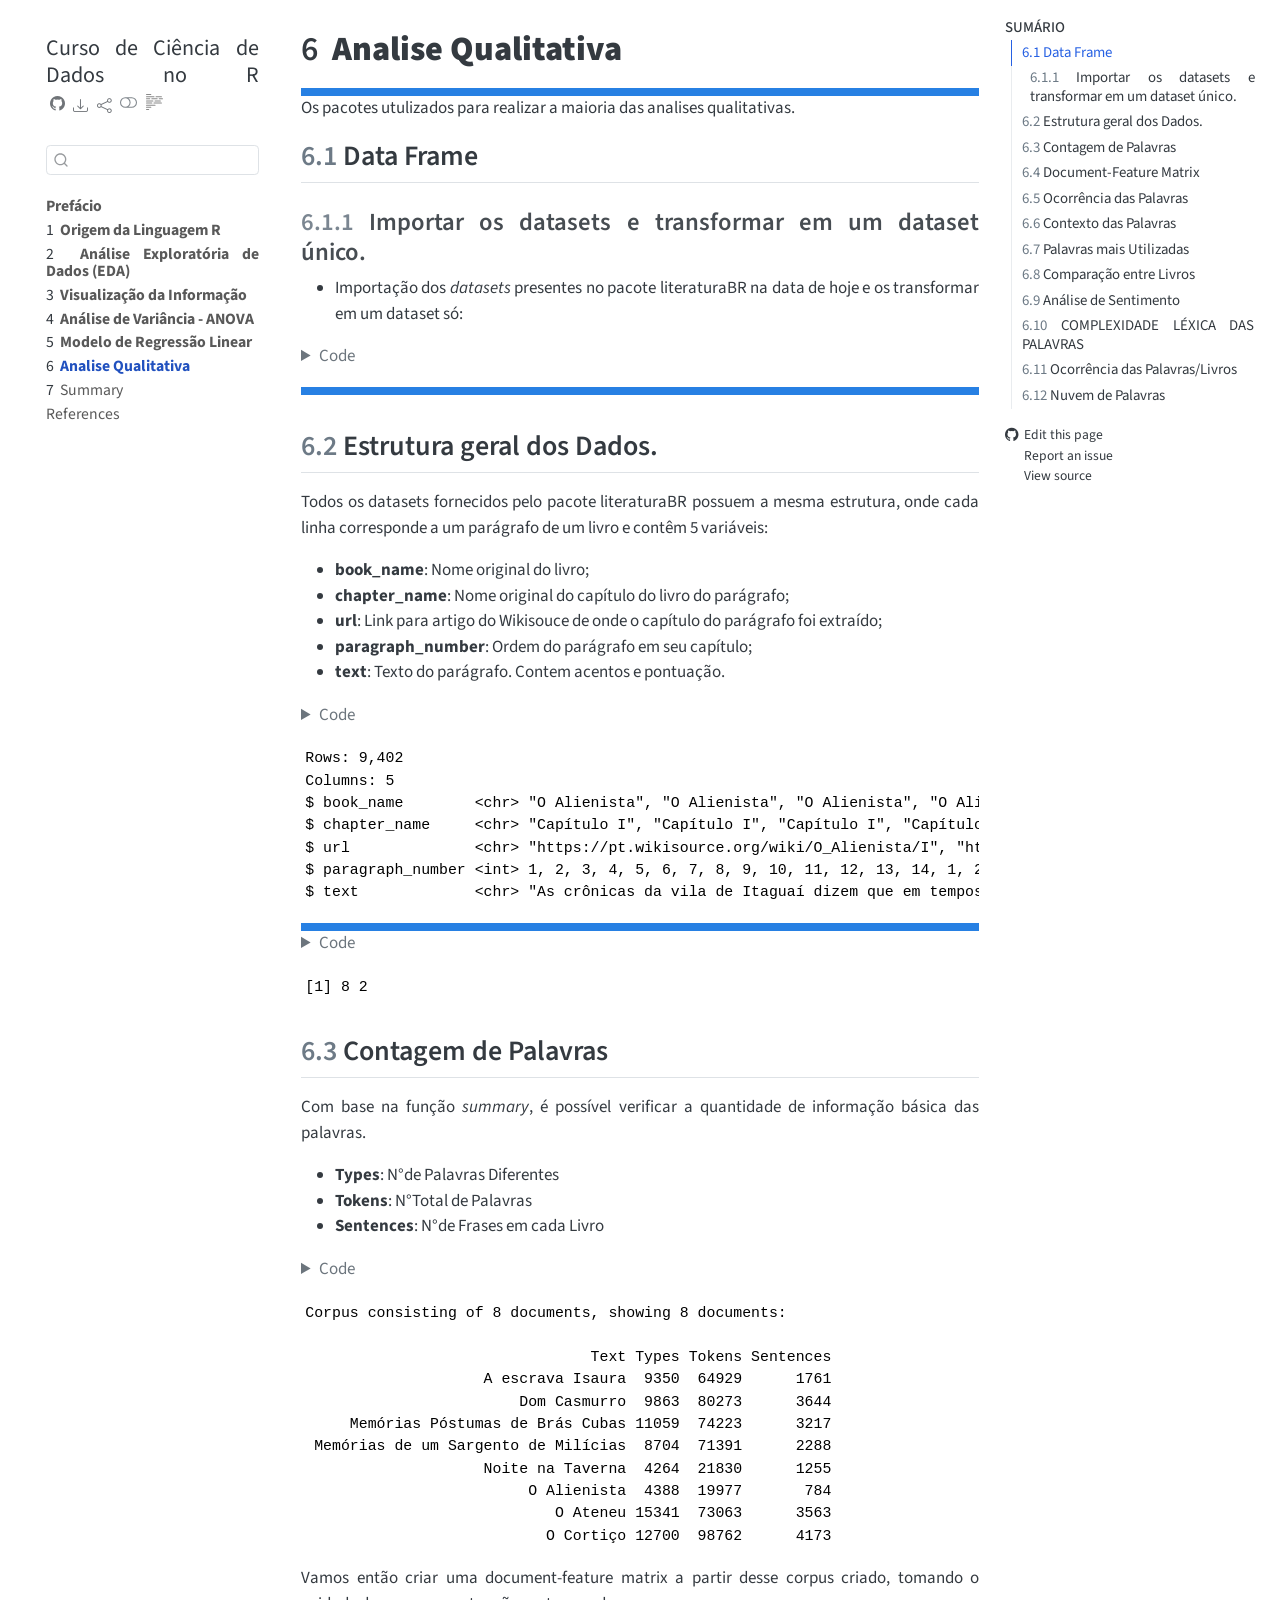
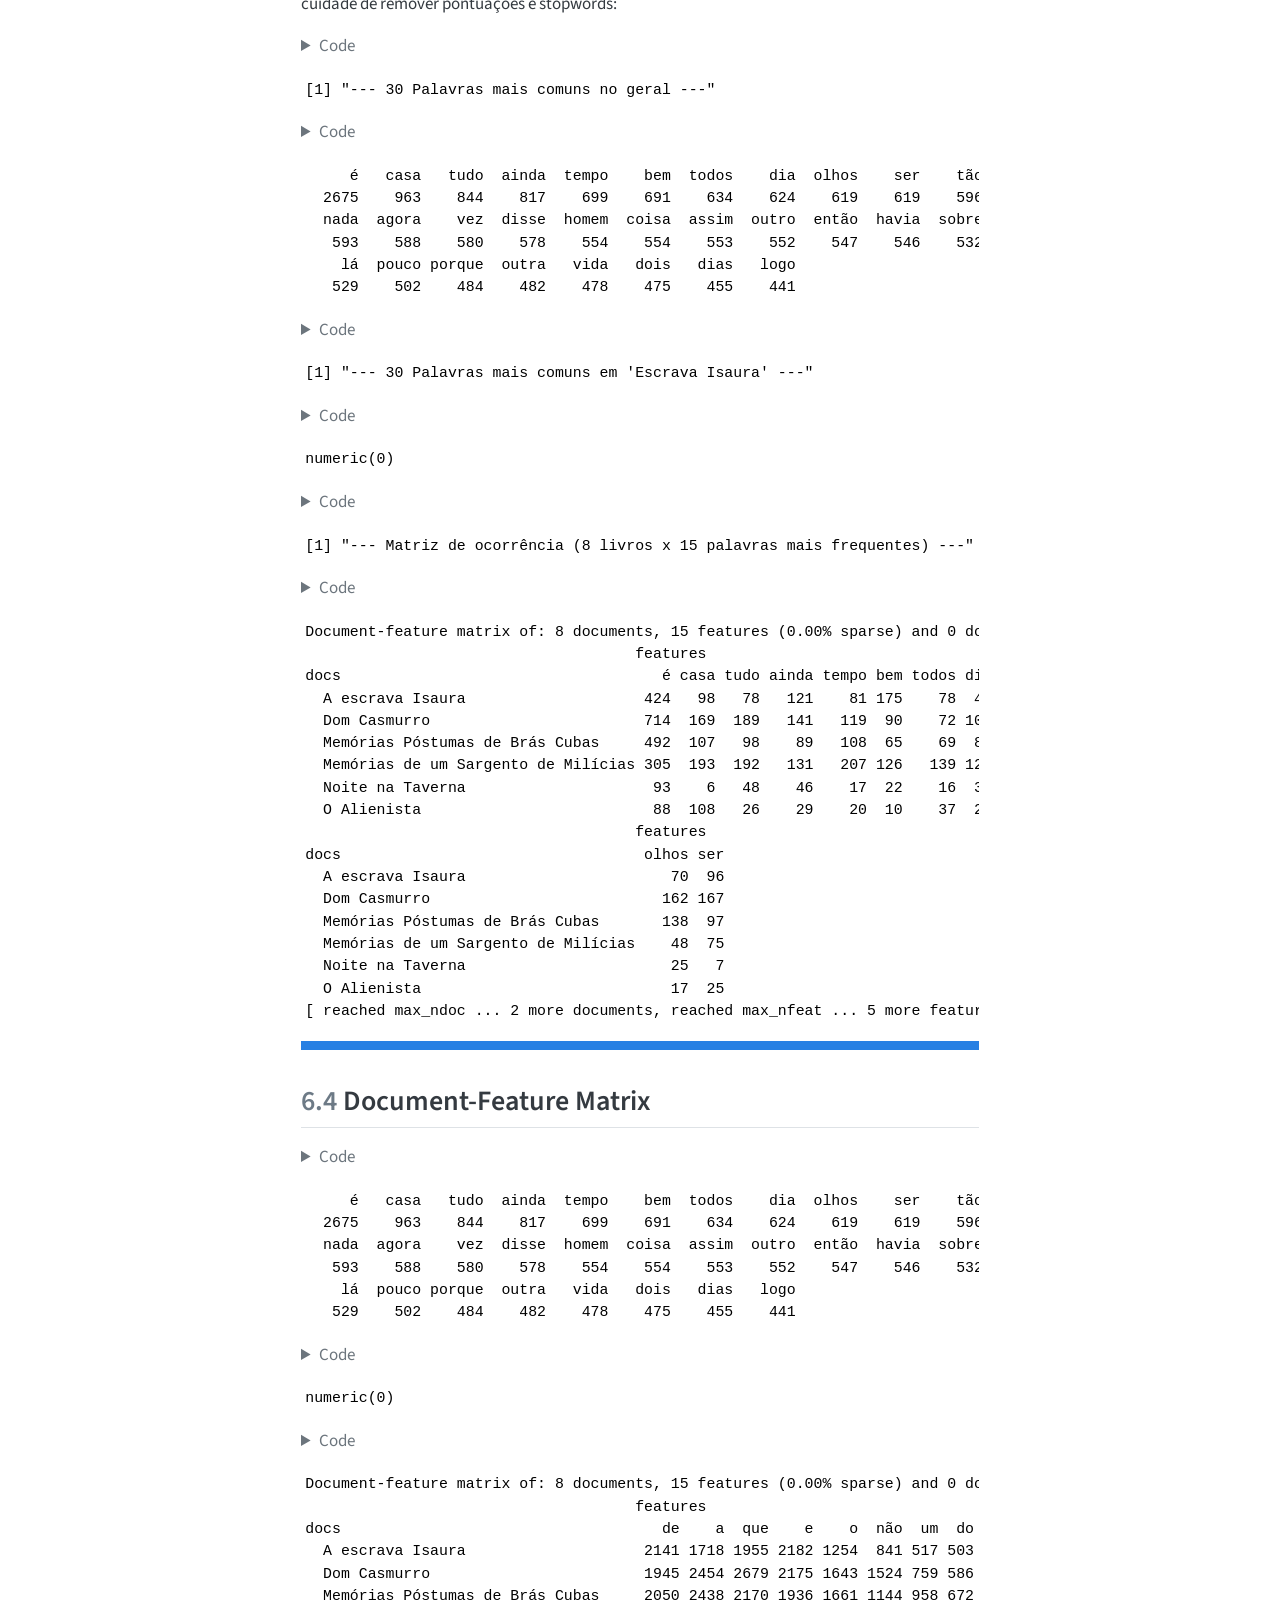
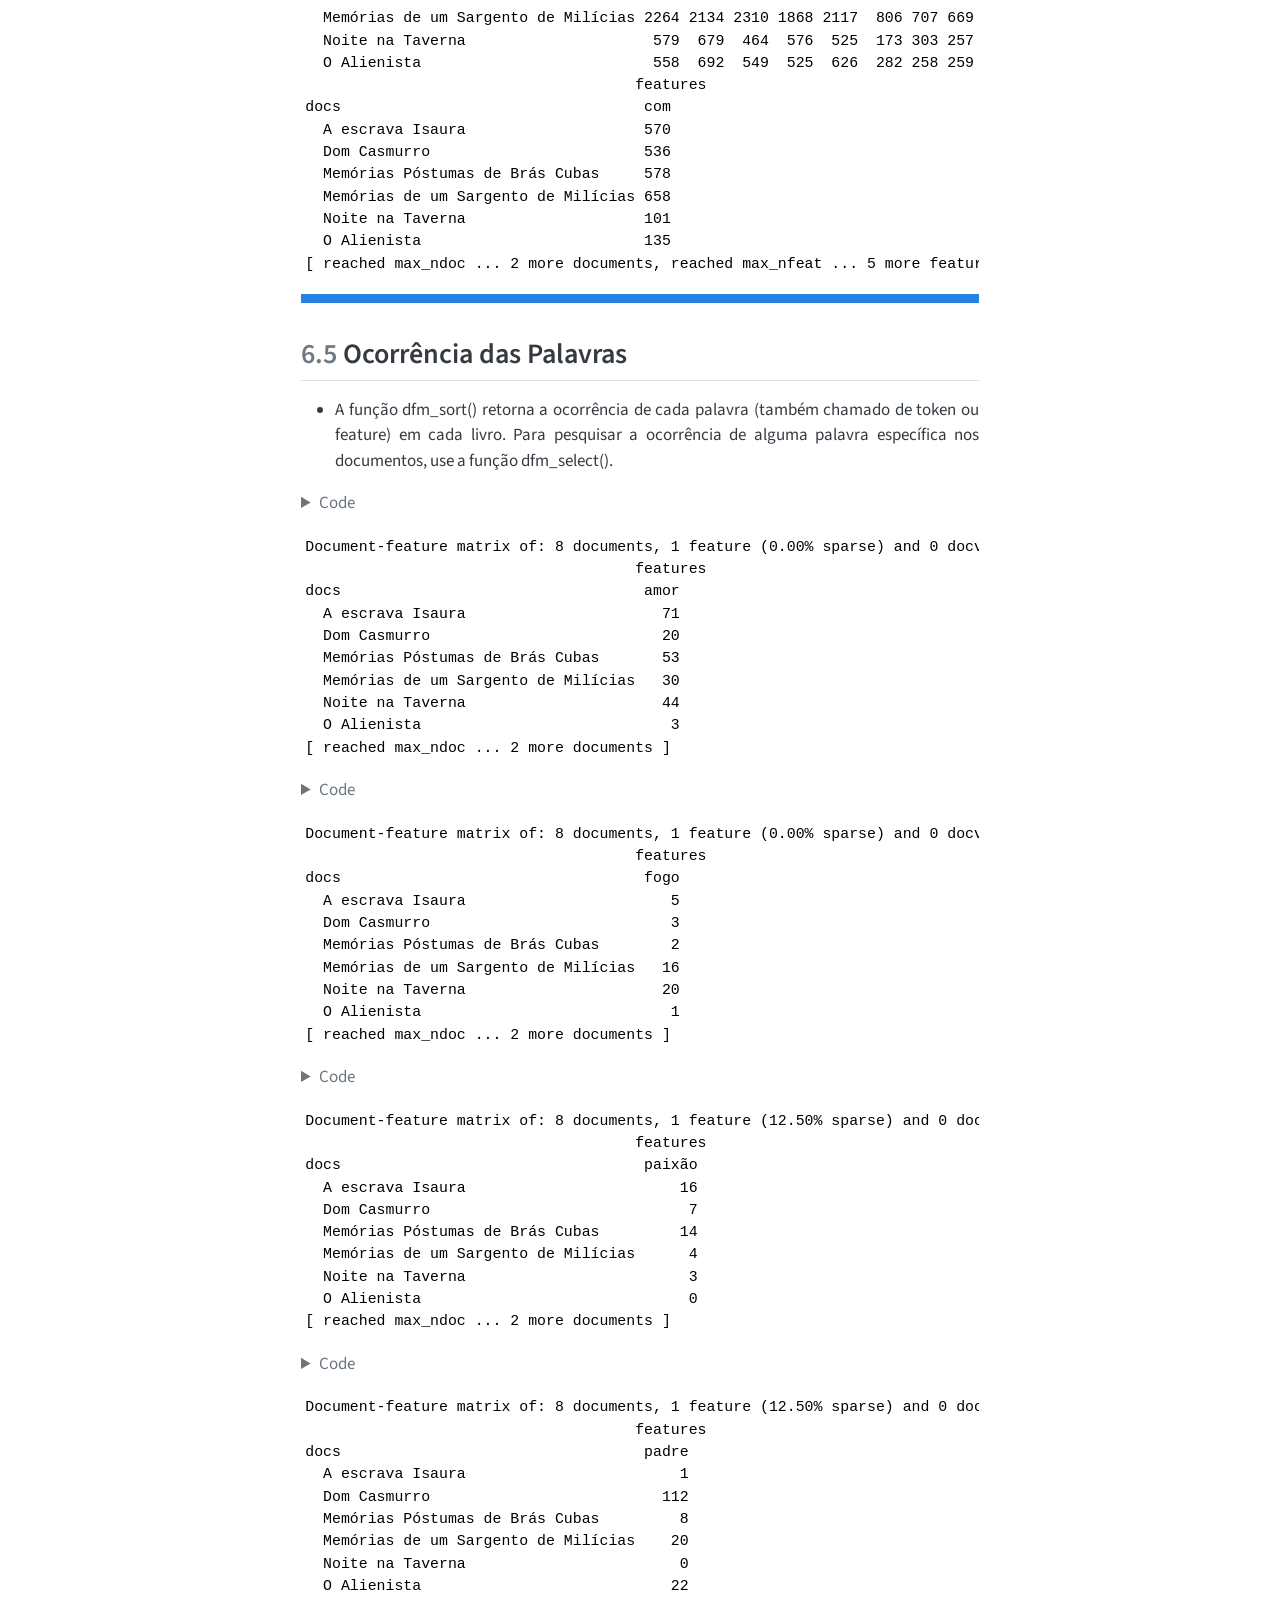
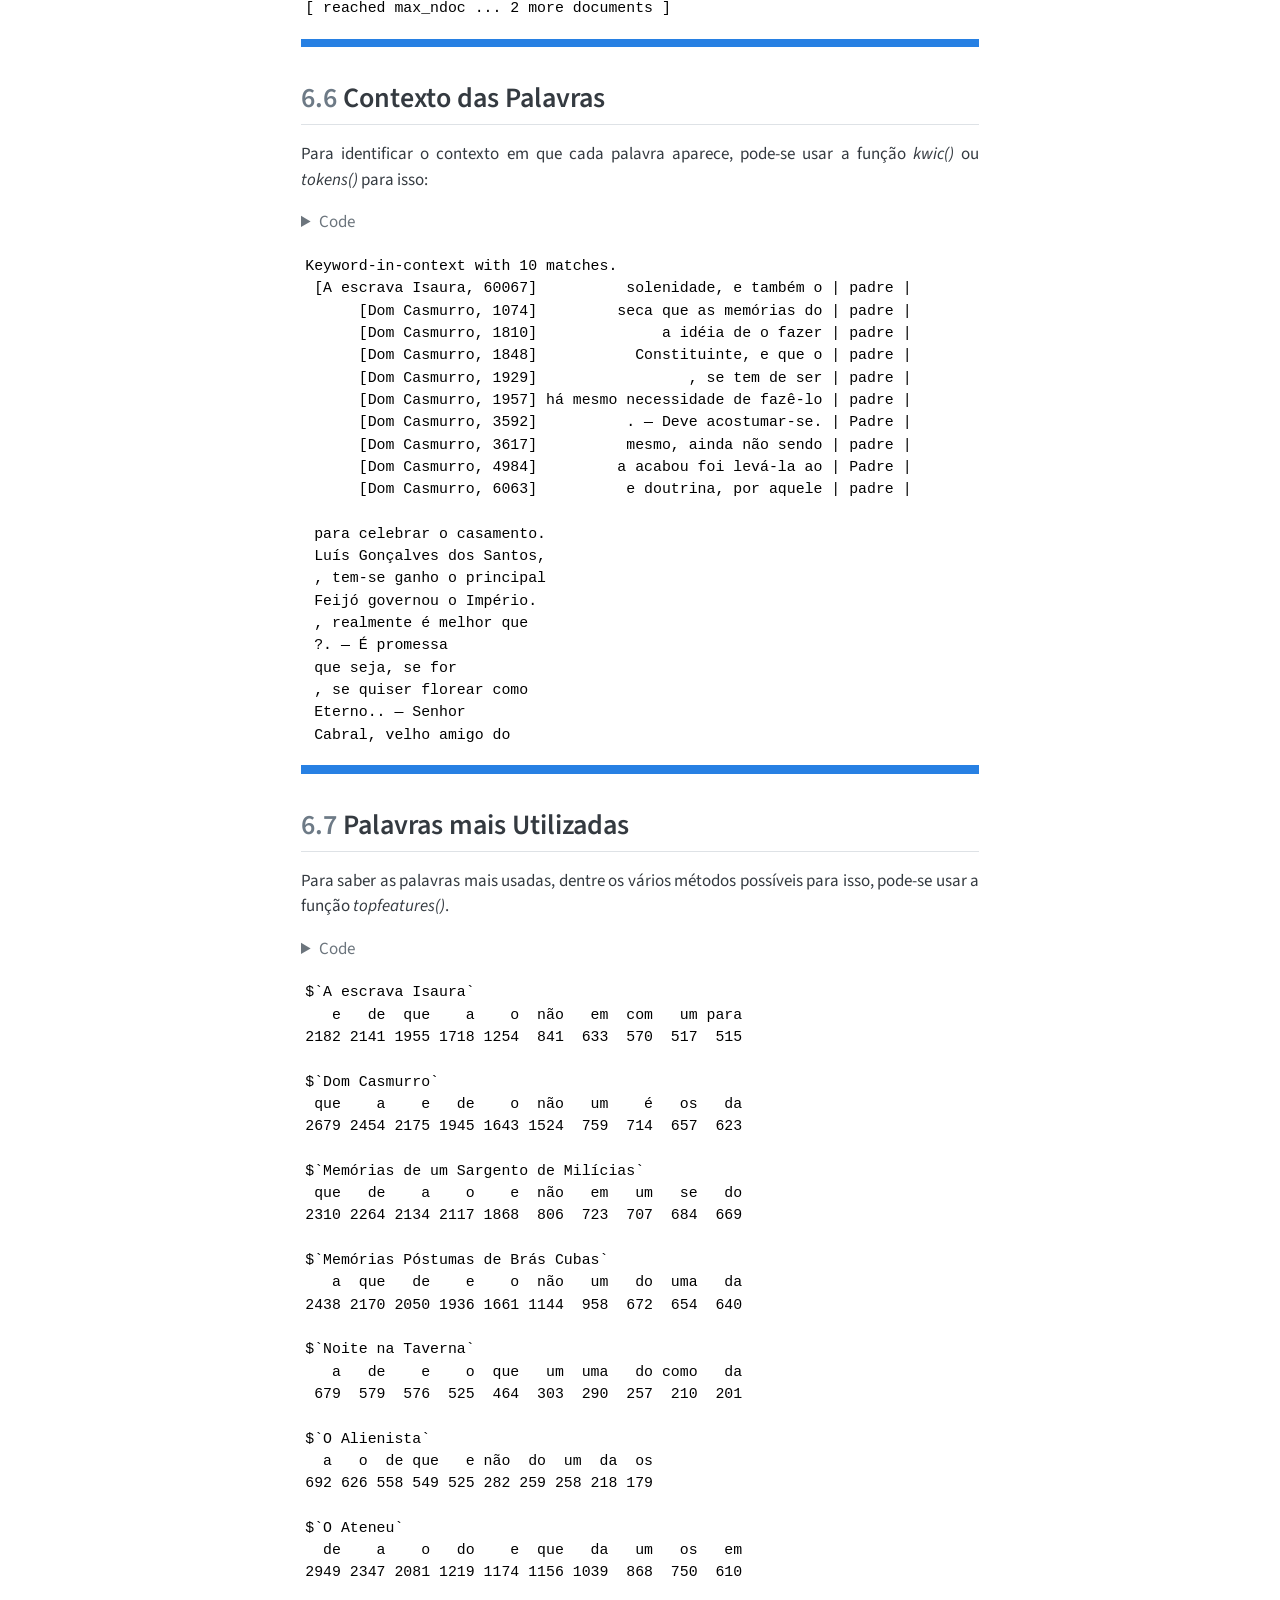
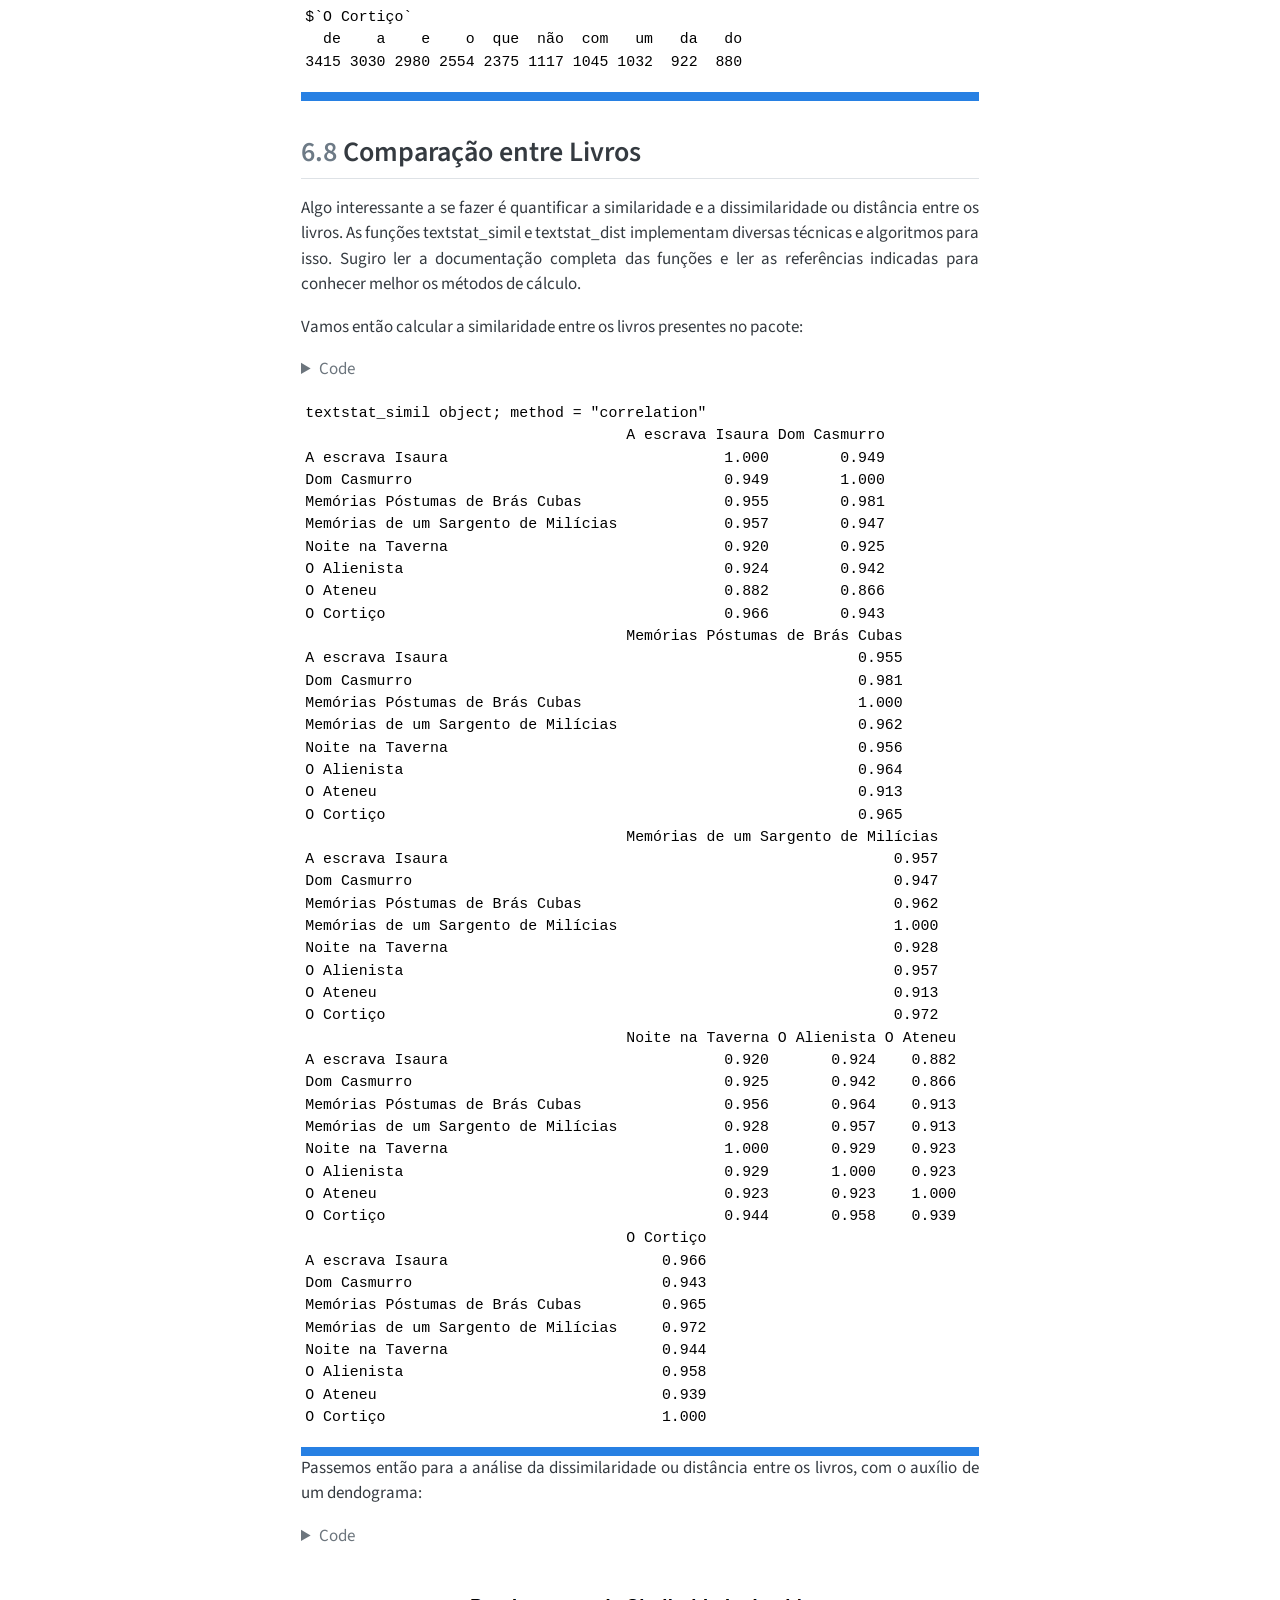
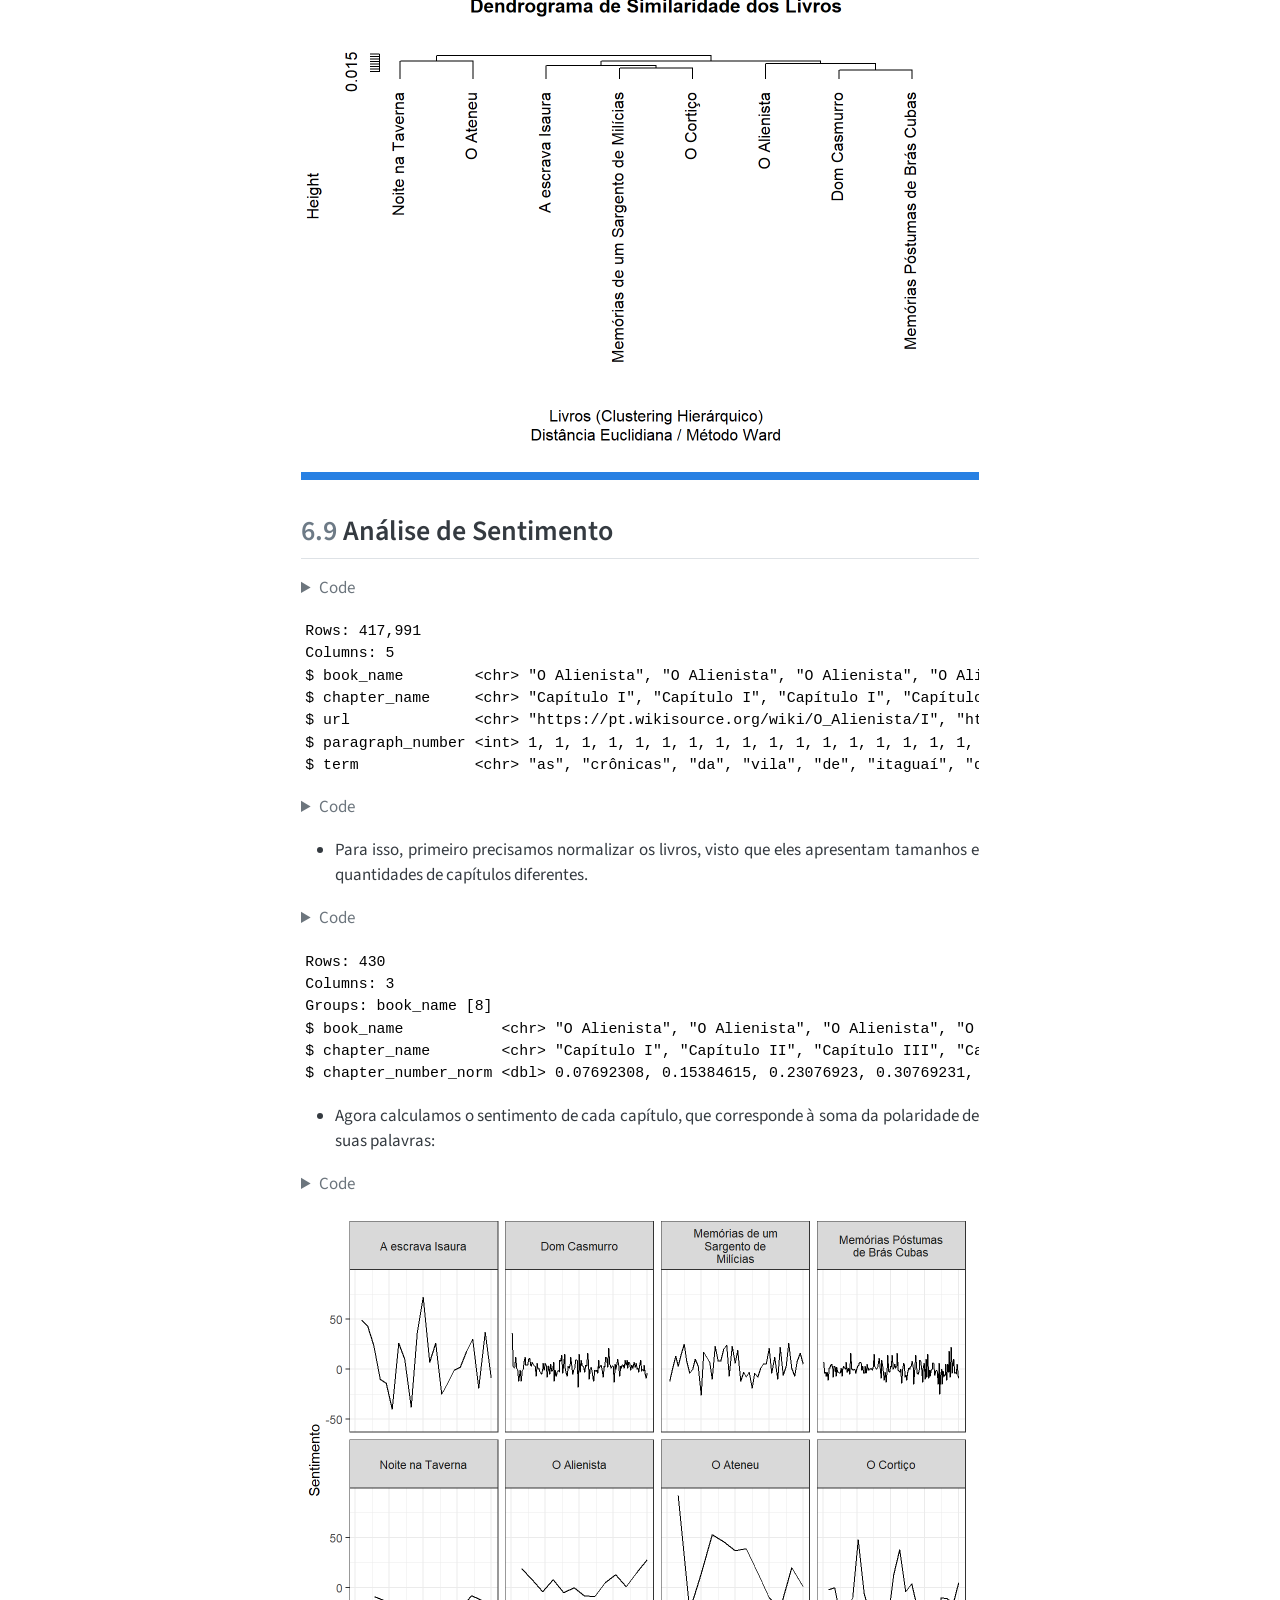
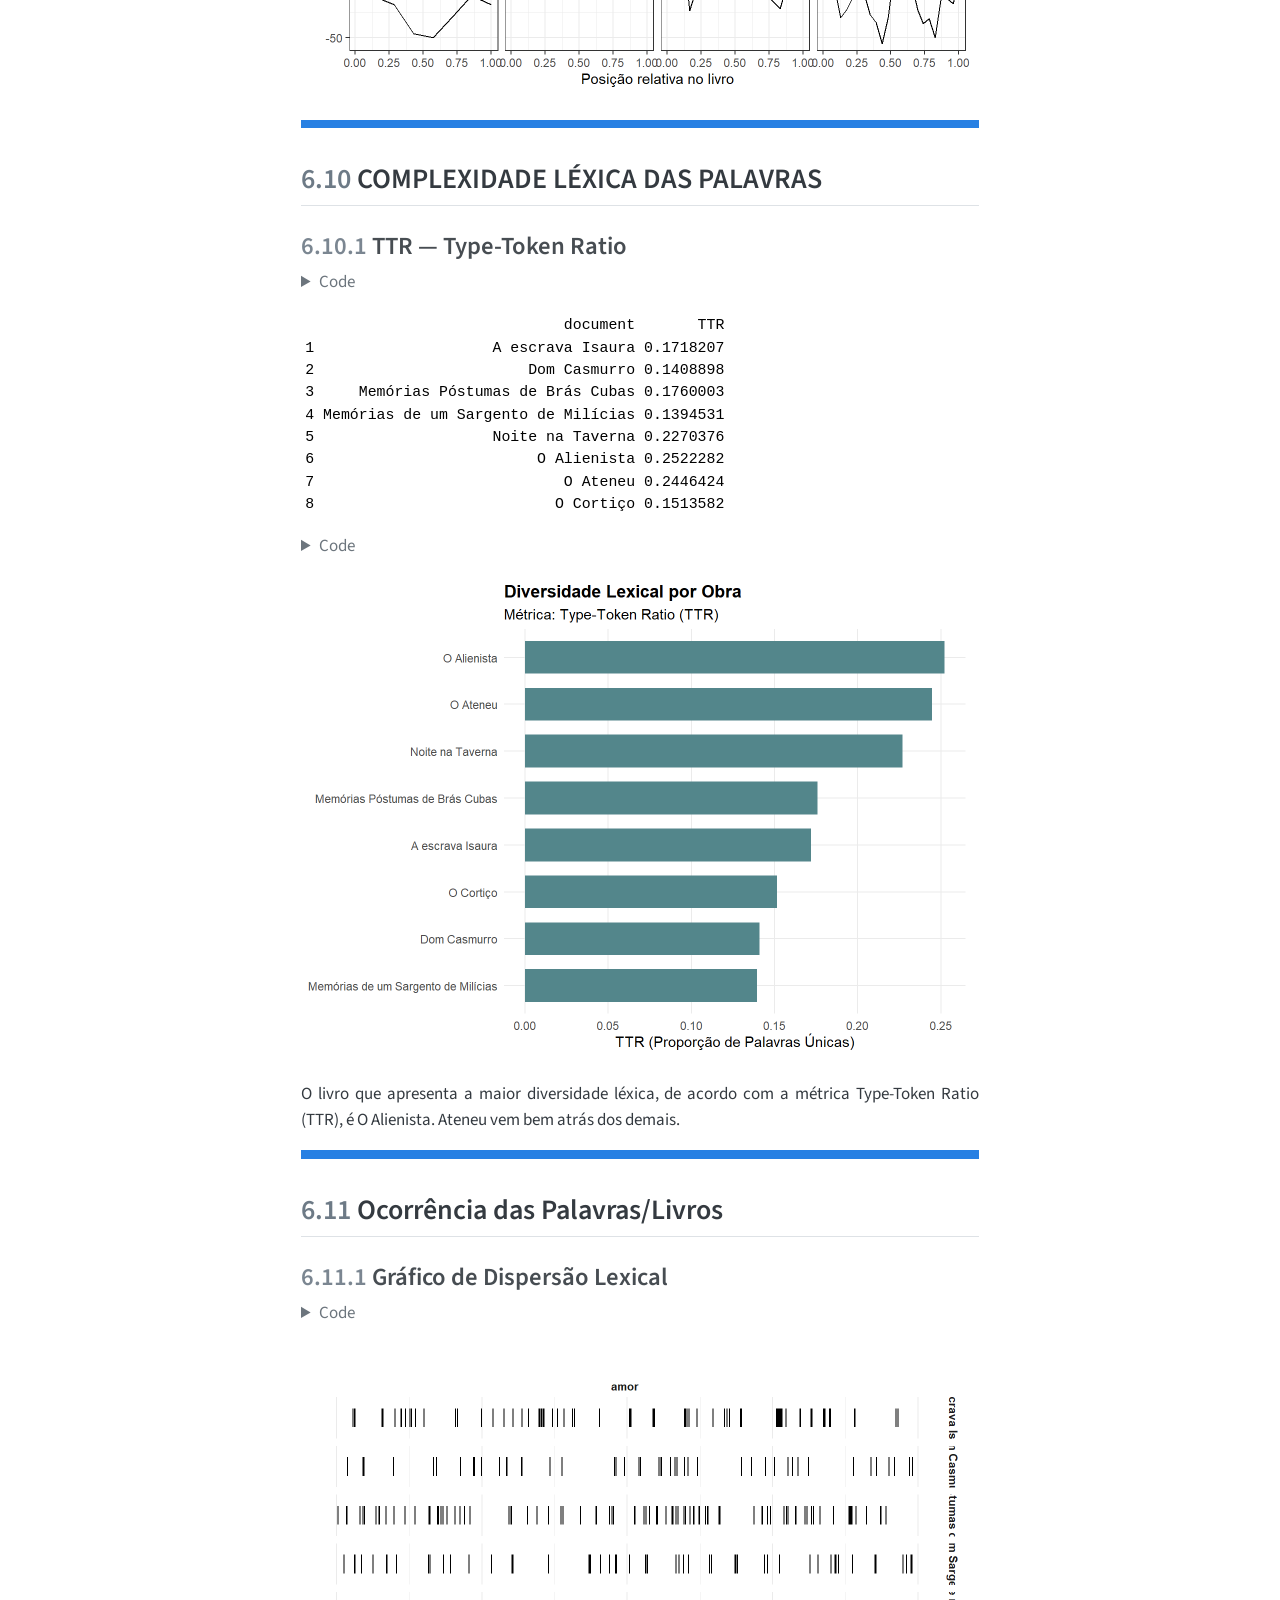
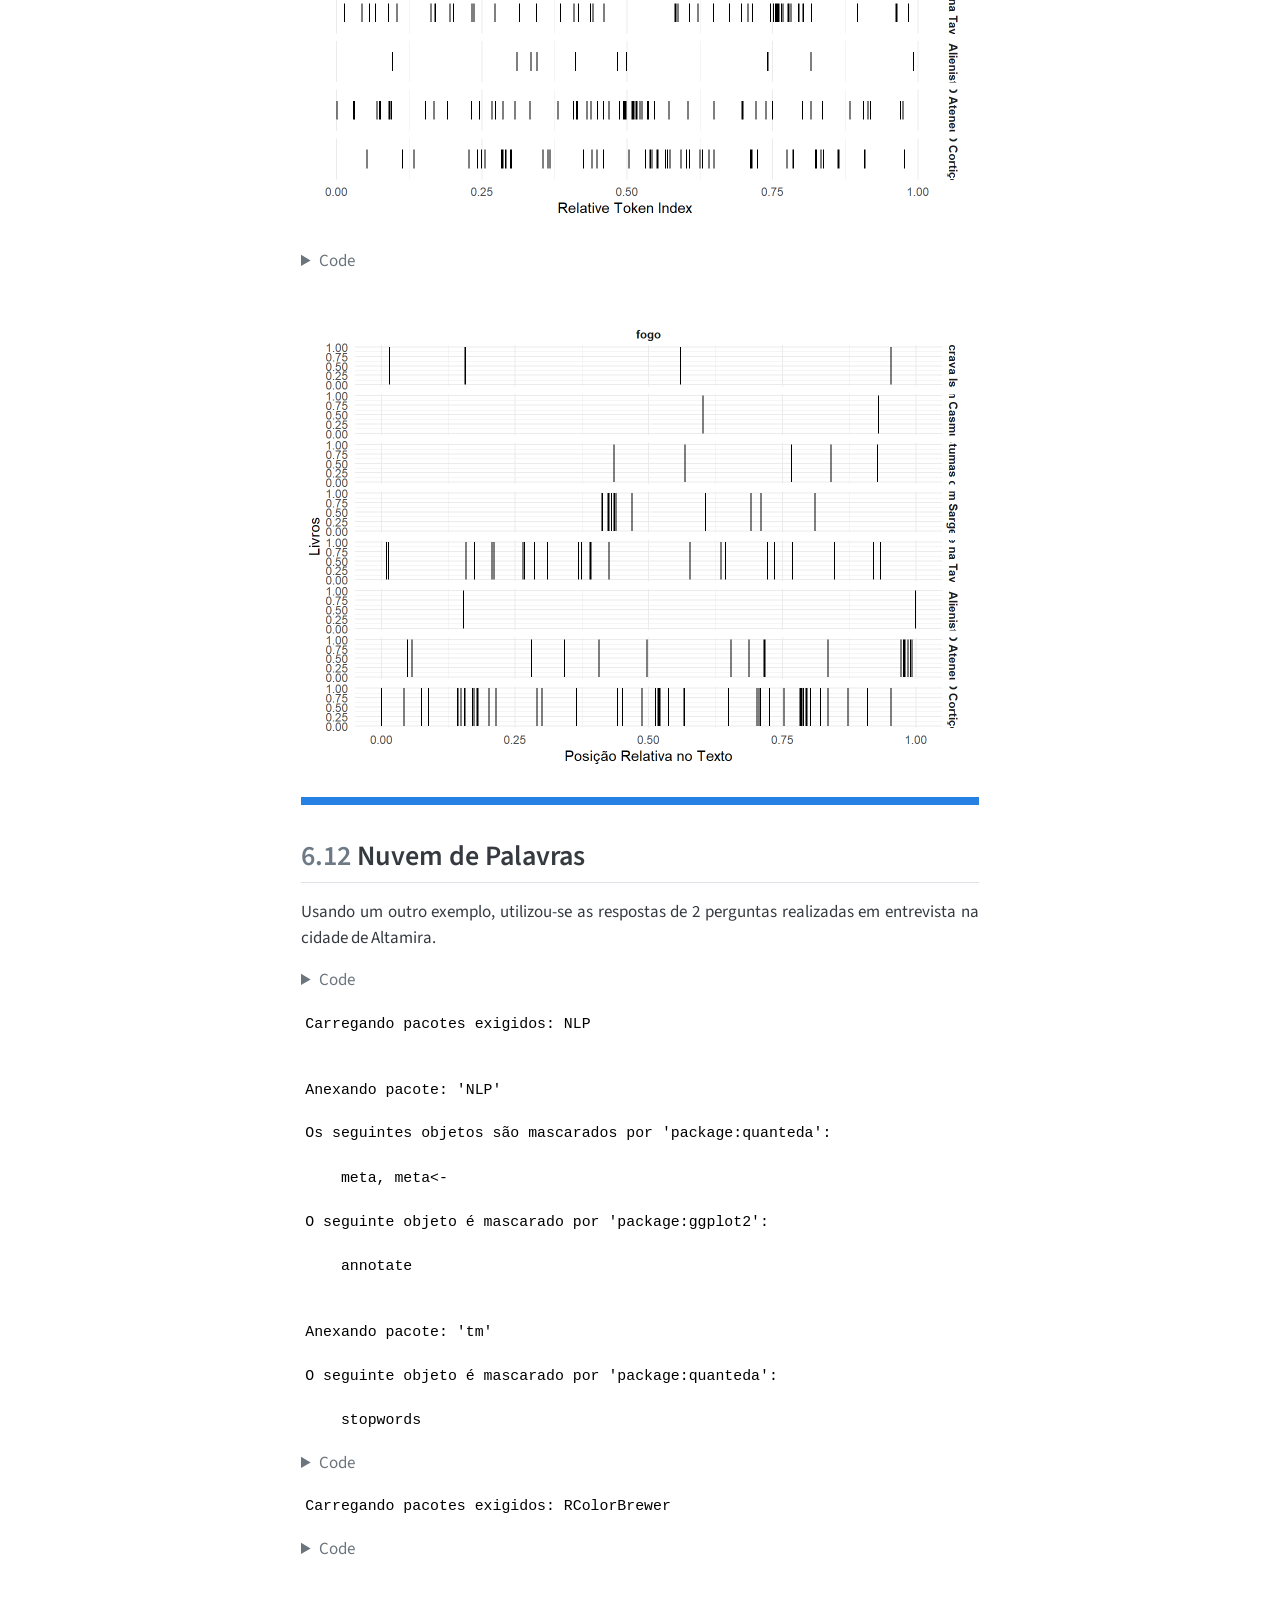
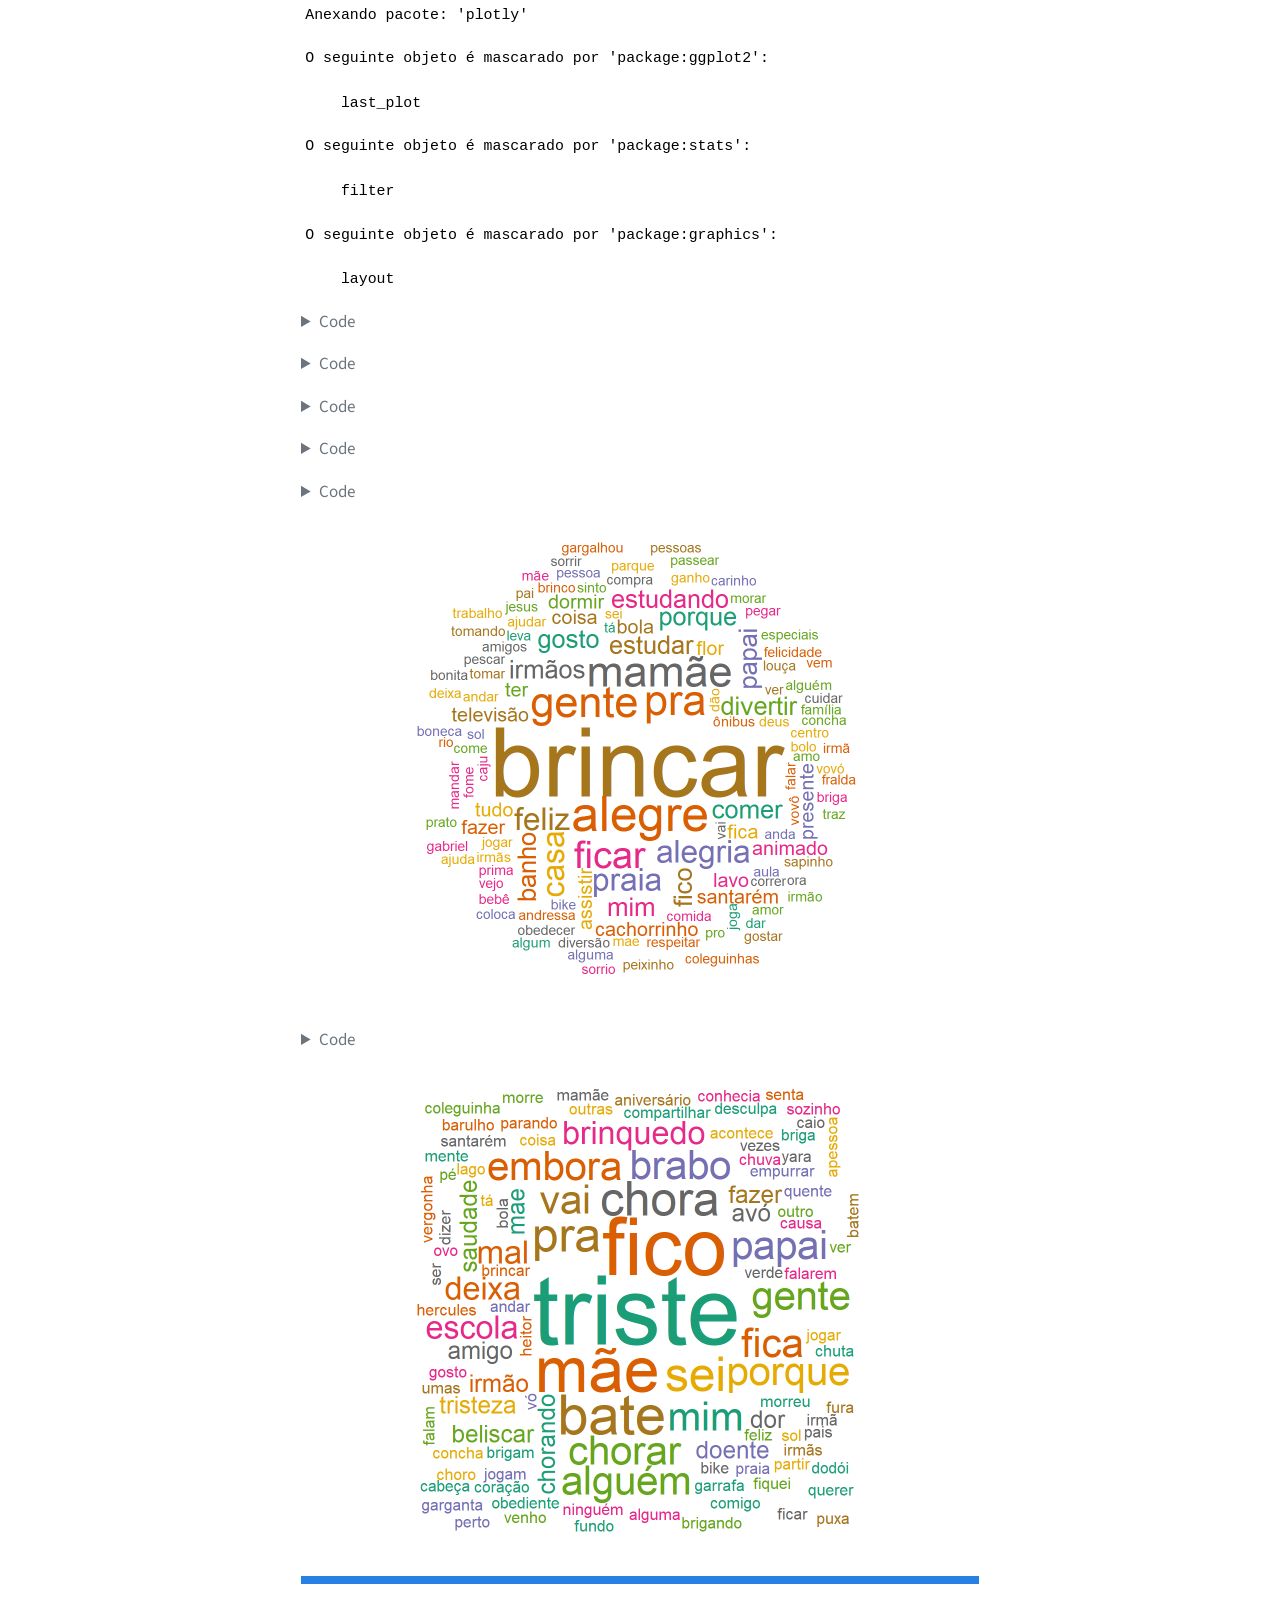
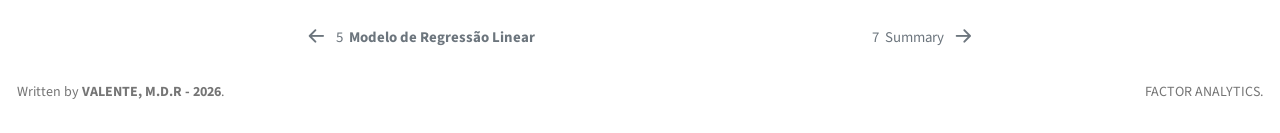
<file: docs/cap5.html>
<!DOCTYPE html>
<html xmlns="http://www.w3.org/1999/xhtml" lang="en" xml:lang="en"><head>
<meta http-equiv="Content-Type" content="text/html; charset=UTF-8">
<meta charset="utf-8">
<meta name="generator" content="quarto-1.7.32">
<meta name="viewport" content="width=device-width, initial-scale=1.0, user-scalable=yes">
<title>6&nbsp; Analise Qualitativa – Curso de Ciência de Dados no R</title>
<style>
code{white-space: pre-wrap;}
span.smallcaps{font-variant: small-caps;}
div.columns{display: flex; gap: min(4vw, 1.5em);}
div.column{flex: auto; overflow-x: auto;}
div.hanging-indent{margin-left: 1.5em; text-indent: -1.5em;}
ul.task-list{list-style: none;}
ul.task-list li input[type="checkbox"] {
  width: 0.8em;
  margin: 0 0.8em 0.2em -1em; /* quarto-specific, see https://github.com/quarto-dev/quarto-cli/issues/4556 */ 
  vertical-align: middle;
}
/* CSS for syntax highlighting */
html { -webkit-text-size-adjust: 100%; }
pre > code.sourceCode { white-space: pre; position: relative; }
pre > code.sourceCode > span { display: inline-block; line-height: 1.25; }
pre > code.sourceCode > span:empty { height: 1.2em; }
.sourceCode { overflow: visible; }
code.sourceCode > span { color: inherit; text-decoration: inherit; }
div.sourceCode { margin: 1em 0; }
pre.sourceCode { margin: 0; }
@media screen {
div.sourceCode { overflow: auto; }
}
@media print {
pre > code.sourceCode { white-space: pre-wrap; }
pre > code.sourceCode > span { text-indent: -5em; padding-left: 5em; }
}
pre.numberSource code
  { counter-reset: source-line 0; }
pre.numberSource code > span
  { position: relative; left: -4em; counter-increment: source-line; }
pre.numberSource code > span > a:first-child::before
  { content: counter(source-line);
    position: relative; left: -1em; text-align: right; vertical-align: baseline;
    border: none; display: inline-block;
    -webkit-touch-callout: none; -webkit-user-select: none;
    -khtml-user-select: none; -moz-user-select: none;
    -ms-user-select: none; user-select: none;
    padding: 0 4px; width: 4em;
  }
pre.numberSource { margin-left: 3em;  padding-left: 4px; }
div.sourceCode
  {   }
@media screen {
pre > code.sourceCode > span > a:first-child::before { text-decoration: underline; }
}
</style>

<script src="site_libs/quarto-nav/quarto-nav.js"></script>
<script src="site_libs/quarto-nav/headroom.min.js"></script>
<script src="site_libs/clipboard/clipboard.min.js"></script>
<script src="site_libs/quarto-search/autocomplete.umd.js"></script>
<script src="site_libs/quarto-search/fuse.min.js"></script>
<script src="site_libs/quarto-search/quarto-search.js"></script>
<meta name="quarto:offset" content="./">
<link href="./summary.html" rel="next">
<link href="./cap4.html" rel="prev">
<link href="./Fator_Analytics.png" rel="icon" type="image/png">
<script src="site_libs/quarto-html/quarto.js" type="module"></script>
<script src="site_libs/quarto-html/tabsets/tabsets.js" type="module"></script>
<script src="site_libs/quarto-html/popper.min.js"></script>
<script src="site_libs/quarto-html/tippy.umd.min.js"></script>
<script src="site_libs/quarto-html/anchor.min.js"></script>
<link href="site_libs/quarto-html/tippy.css" rel="stylesheet">
<link href="site_libs/quarto-html/quarto-syntax-highlighting-37eea08aefeeee20ff55810ff984fec1.css" rel="stylesheet" class="quarto-color-scheme" id="quarto-text-highlighting-styles">
<link href="site_libs/quarto-html/quarto-syntax-highlighting-dark-2fef5ea3f8957b3e4ecc936fc74692ca.css" rel="stylesheet" class="quarto-color-scheme quarto-color-alternate" id="quarto-text-highlighting-styles">
<link href="site_libs/quarto-html/quarto-syntax-highlighting-37eea08aefeeee20ff55810ff984fec1.css" rel="stylesheet" class="quarto-color-scheme-extra" id="quarto-text-highlighting-styles">
<script src="site_libs/bootstrap/bootstrap.min.js"></script>
<link href="site_libs/bootstrap/bootstrap-icons.css" rel="stylesheet">
<link href="site_libs/bootstrap/bootstrap-364982630eef5352dd1537128a8ed5cb.min.css" rel="stylesheet" append-hash="true" class="quarto-color-scheme" id="quarto-bootstrap" data-mode="light">
<link href="site_libs/bootstrap/bootstrap-dark-9ac4c4d7723caba69398381a32a42326.min.css" rel="stylesheet" append-hash="true" class="quarto-color-scheme quarto-color-alternate" id="quarto-bootstrap" data-mode="dark">
<link href="site_libs/bootstrap/bootstrap-364982630eef5352dd1537128a8ed5cb.min.css" rel="stylesheet" append-hash="true" class="quarto-color-scheme-extra" id="quarto-bootstrap" data-mode="light"><script id="quarto-search-options" type="application/json">{
  "location": "sidebar",
  "copy-button": false,
  "collapse-after": 3,
  "panel-placement": "start",
  "type": "textbox",
  "limit": 50,
  "keyboard-shortcut": [
    "f",
    "/",
    "s"
  ],
  "show-item-context": false,
  "language": {
    "search-no-results-text": "No results",
    "search-matching-documents-text": "matching documents",
    "search-copy-link-title": "Copy link to search",
    "search-hide-matches-text": "Hide additional matches",
    "search-more-match-text": "more match in this document",
    "search-more-matches-text": "more matches in this document",
    "search-clear-button-title": "Clear",
    "search-text-placeholder": "",
    "search-detached-cancel-button-title": "Cancel",
    "search-submit-button-title": "Submit",
    "search-label": "Search"
  }
}</script>
</head>
<body class="nav-sidebar floating quarto-light"><script id="quarto-html-before-body" type="application/javascript">
    const toggleBodyColorMode = (bsSheetEl) => {
      const mode = bsSheetEl.getAttribute("data-mode");
      const bodyEl = window.document.querySelector("body");
      if (mode === "dark") {
        bodyEl.classList.add("quarto-dark");
        bodyEl.classList.remove("quarto-light");
      } else {
        bodyEl.classList.add("quarto-light");
        bodyEl.classList.remove("quarto-dark");
      }
    }
    const toggleBodyColorPrimary = () => {
      const bsSheetEl = window.document.querySelector("link#quarto-bootstrap:not([rel=disabled-stylesheet])");
      if (bsSheetEl) {
        toggleBodyColorMode(bsSheetEl);
      }
    }
    const setColorSchemeToggle = (alternate) => {
      const toggles = window.document.querySelectorAll('.quarto-color-scheme-toggle');
      for (let i=0; i < toggles.length; i++) {
        const toggle = toggles[i];
        if (toggle) {
          if (alternate) {
            toggle.classList.add("alternate");
          } else {
            toggle.classList.remove("alternate");
          }
        }
      }
    };
    const toggleColorMode = (alternate) => {
      // Switch the stylesheets
      const primaryStylesheets = window.document.querySelectorAll('link.quarto-color-scheme:not(.quarto-color-alternate)');
      const alternateStylesheets = window.document.querySelectorAll('link.quarto-color-scheme.quarto-color-alternate');
      manageTransitions('#quarto-margin-sidebar .nav-link', false);
      if (alternate) {
        // note: dark is layered on light, we don't disable primary!
        enableStylesheet(alternateStylesheets);
        for (const sheetNode of alternateStylesheets) {
          if (sheetNode.id === "quarto-bootstrap") {
            toggleBodyColorMode(sheetNode);
          }
        }
      } else {
        disableStylesheet(alternateStylesheets);
        enableStylesheet(primaryStylesheets)
        toggleBodyColorPrimary();
      }
      manageTransitions('#quarto-margin-sidebar .nav-link', true);
      // Switch the toggles
      setColorSchemeToggle(alternate)
      // Hack to workaround the fact that safari doesn't
      // properly recolor the scrollbar when toggling (#1455)
      if (navigator.userAgent.indexOf('Safari') > 0 && navigator.userAgent.indexOf('Chrome') == -1) {
        manageTransitions("body", false);
        window.scrollTo(0, 1);
        setTimeout(() => {
          window.scrollTo(0, 0);
          manageTransitions("body", true);
        }, 40);
      }
    }
    const disableStylesheet = (stylesheets) => {
      for (let i=0; i < stylesheets.length; i++) {
        const stylesheet = stylesheets[i];
        stylesheet.rel = 'disabled-stylesheet';
      }
    }
    const enableStylesheet = (stylesheets) => {
      for (let i=0; i < stylesheets.length; i++) {
        const stylesheet = stylesheets[i];
        if(stylesheet.rel !== 'stylesheet') { // for Chrome, which will still FOUC without this check
          stylesheet.rel = 'stylesheet';
        }
      }
    }
    const manageTransitions = (selector, allowTransitions) => {
      const els = window.document.querySelectorAll(selector);
      for (let i=0; i < els.length; i++) {
        const el = els[i];
        if (allowTransitions) {
          el.classList.remove('notransition');
        } else {
          el.classList.add('notransition');
        }
      }
    }
    const isFileUrl = () => {
      return window.location.protocol === 'file:';
    }
    const hasAlternateSentinel = () => {
      let styleSentinel = getColorSchemeSentinel();
      if (styleSentinel !== null) {
        return styleSentinel === "alternate";
      } else {
        return false;
      }
    }
    const setStyleSentinel = (alternate) => {
      const value = alternate ? "alternate" : "default";
      if (!isFileUrl()) {
        window.localStorage.setItem("quarto-color-scheme", value);
      } else {
        localAlternateSentinel = value;
      }
    }
    const getColorSchemeSentinel = () => {
      if (!isFileUrl()) {
        const storageValue = window.localStorage.getItem("quarto-color-scheme");
        return storageValue != null ? storageValue : localAlternateSentinel;
      } else {
        return localAlternateSentinel;
      }
    }
    const toggleGiscusIfUsed = (isAlternate, darkModeDefault) => {
      const baseTheme = document.querySelector('#giscus-base-theme')?.value ?? 'light';
      const alternateTheme = document.querySelector('#giscus-alt-theme')?.value ?? 'dark';
      let newTheme = '';
      if(authorPrefersDark) {
        newTheme = isAlternate ? baseTheme : alternateTheme;
      } else {
        newTheme = isAlternate ? alternateTheme : baseTheme;
      }
      const changeGiscusTheme = () => {
        // From: https://github.com/giscus/giscus/issues/336
        const sendMessage = (message) => {
          const iframe = document.querySelector('iframe.giscus-frame');
          if (!iframe) return;
          iframe.contentWindow.postMessage({ giscus: message }, 'https://giscus.app');
        }
        sendMessage({
          setConfig: {
            theme: newTheme
          }
        });
      }
      const isGiscussLoaded = window.document.querySelector('iframe.giscus-frame') !== null;
      if (isGiscussLoaded) {
        changeGiscusTheme();
      }
    };
    const authorPrefersDark = false;
    const darkModeDefault = authorPrefersDark;
      document.querySelector('link#quarto-text-highlighting-styles.quarto-color-scheme-extra').rel = 'disabled-stylesheet';
      document.querySelector('link#quarto-bootstrap.quarto-color-scheme-extra').rel = 'disabled-stylesheet';
    let localAlternateSentinel = darkModeDefault ? 'alternate' : 'default';
    // Dark / light mode switch
    window.quartoToggleColorScheme = () => {
      // Read the current dark / light value
      let toAlternate = !hasAlternateSentinel();
      toggleColorMode(toAlternate);
      setStyleSentinel(toAlternate);
      toggleGiscusIfUsed(toAlternate, darkModeDefault);
      window.dispatchEvent(new Event('resize'));
    };
    // Switch to dark mode if need be
    if (hasAlternateSentinel()) {
      toggleColorMode(true);
    } else {
      toggleColorMode(false);
    }
  </script>

<div id="quarto-search-results"></div>
  <header id="quarto-header" class="headroom fixed-top"><nav class="quarto-secondary-nav"><div class="container-fluid d-flex">
      <button type="button" class="quarto-btn-toggle btn" data-bs-toggle="collapse" role="button" data-bs-target=".quarto-sidebar-collapse-item" aria-controls="quarto-sidebar" aria-expanded="false" aria-label="Toggle sidebar navigation" onclick="if (window.quartoToggleHeadroom) { window.quartoToggleHeadroom(); }">
        <i class="bi bi-layout-text-sidebar-reverse"></i>
      </button>
        <nav class="quarto-page-breadcrumbs" aria-label="breadcrumb"><ol class="breadcrumb"><li class="breadcrumb-item"><a href="./cap5.html"><span class="chapter-number">6</span>&nbsp; <span class="chapter-title"><strong>Analise Qualitativa</strong></span></a></li></ol></nav>
        <a class="flex-grow-1" role="navigation" data-bs-toggle="collapse" data-bs-target=".quarto-sidebar-collapse-item" aria-controls="quarto-sidebar" aria-expanded="false" aria-label="Toggle sidebar navigation" onclick="if (window.quartoToggleHeadroom) { window.quartoToggleHeadroom(); }">      
        </a>
      <button type="button" class="btn quarto-search-button" aria-label="Search" onclick="window.quartoOpenSearch();">
        <i class="bi bi-search"></i>
      </button>
    </div>
  </nav></header><!-- content --><div id="quarto-content" class="quarto-container page-columns page-rows-contents page-layout-article">
<!-- sidebar -->
  <nav id="quarto-sidebar" class="sidebar collapse collapse-horizontal quarto-sidebar-collapse-item sidebar-navigation floating overflow-auto"><div class="pt-lg-2 mt-2 text-left sidebar-header">
    <div class="sidebar-title mb-0 py-0">
      <a href="./">Curso de Ciência de Dados no R</a> 
        <div class="sidebar-tools-main tools-wide">
    <a href="https://github.com/MarioDhiego/tree/main/book/" title="Source Code" class="quarto-navigation-tool px-1" aria-label="Source Code"><i class="bi bi-github"></i></a>
    <div class="dropdown">
      <a href="" title="Download" id="quarto-navigation-tool-dropdown-0" class="quarto-navigation-tool dropdown-toggle px-1" data-bs-toggle="dropdown" aria-expanded="false" role="link" aria-label="Download"><i class="bi bi-download"></i></a>
      <ul class="dropdown-menu" aria-labelledby="quarto-navigation-tool-dropdown-0">
<li>
            <a class="dropdown-item sidebar-tools-main-item" href="./Curso-de-Ciência-de-Dados-no-R.pdf">
              <i class="bi bi-file-pdf pe-1"></i>
            Download PDF
            </a>
          </li>
          <li>
            <a class="dropdown-item sidebar-tools-main-item" href="./Curso-de-Ciência-de-Dados-no-R.docx">
              <i class="bi bi-file-word pe-1"></i>
            Download Docx
            </a>
          </li>
      </ul>
</div>
    <div class="dropdown">
      <a href="" title="Share" id="quarto-navigation-tool-dropdown-1" class="quarto-navigation-tool dropdown-toggle px-1" data-bs-toggle="dropdown" aria-expanded="false" role="link" aria-label="Share"><i class="bi bi-share"></i></a>
      <ul class="dropdown-menu" aria-labelledby="quarto-navigation-tool-dropdown-1">
<li>
            <a class="dropdown-item sidebar-tools-main-item" href="https://twitter.com/intent/tweet?url=|url|">
              <i class="bi bi-twitter pe-1"></i>
            Twitter
            </a>
          </li>
          <li>
            <a class="dropdown-item sidebar-tools-main-item" href="https://www.linkedin.com/sharing/share-offsite/?url=|url|">
              <i class="bi bi-linkedin pe-1"></i>
            LinkedIn
            </a>
          </li>
      </ul>
</div>
  <a href="" class="quarto-color-scheme-toggle quarto-navigation-tool  px-1" onclick="window.quartoToggleColorScheme(); return false;" title="Toggle dark mode"><i class="bi"></i></a>
  <a href="" class="quarto-reader-toggle quarto-navigation-tool px-1" onclick="window.quartoToggleReader(); return false;" title="Toggle reader mode">
  <div class="quarto-reader-toggle-btn">
  <i class="bi"></i>
  </div>
</a>
</div>
    </div>
      </div>
        <div class="mt-2 flex-shrink-0 align-items-center">
        <div class="sidebar-search">
        <div id="quarto-search" class="" title="Search"></div>
        </div>
        </div>
    <div class="sidebar-menu-container"> 
    <ul class="list-unstyled mt-1">
<li class="sidebar-item">
  <div class="sidebar-item-container"> 
  <a href="./index.html" class="sidebar-item-text sidebar-link">
 <span class="menu-text"><strong>Prefácio</strong></span></a>
  </div>
</li>
        <li class="sidebar-item">
  <div class="sidebar-item-container"> 
  <a href="./intro.html" class="sidebar-item-text sidebar-link">
 <span class="menu-text"><span class="chapter-number">1</span>&nbsp; <span class="chapter-title"><strong>Origem da Linguagem R</strong></span></span></a>
  </div>
</li>
        <li class="sidebar-item">
  <div class="sidebar-item-container"> 
  <a href="./cap1.html" class="sidebar-item-text sidebar-link">
 <span class="menu-text"><span class="chapter-number">2</span>&nbsp; <span class="chapter-title"><strong>Análise Exploratória de Dados (EDA)</strong></span></span></a>
  </div>
</li>
        <li class="sidebar-item">
  <div class="sidebar-item-container"> 
  <a href="./cap2.html" class="sidebar-item-text sidebar-link">
 <span class="menu-text"><span class="chapter-number">3</span>&nbsp; <span class="chapter-title"><strong>Visualização da Informação</strong></span></span></a>
  </div>
</li>
        <li class="sidebar-item">
  <div class="sidebar-item-container"> 
  <a href="./cap3.html" class="sidebar-item-text sidebar-link">
 <span class="menu-text"><span class="chapter-number">4</span>&nbsp; <span class="chapter-title"><strong>Análise de Variância - ANOVA</strong></span></span></a>
  </div>
</li>
        <li class="sidebar-item">
  <div class="sidebar-item-container"> 
  <a href="./cap4.html" class="sidebar-item-text sidebar-link">
 <span class="menu-text"><span class="chapter-number">5</span>&nbsp; <span class="chapter-title"><strong>Modelo de Regressão Linear</strong></span></span></a>
  </div>
</li>
        <li class="sidebar-item">
  <div class="sidebar-item-container"> 
  <a href="./cap5.html" class="sidebar-item-text sidebar-link active">
 <span class="menu-text"><span class="chapter-number">6</span>&nbsp; <span class="chapter-title"><strong>Analise Qualitativa</strong></span></span></a>
  </div>
</li>
        <li class="sidebar-item">
  <div class="sidebar-item-container"> 
  <a href="./summary.html" class="sidebar-item-text sidebar-link">
 <span class="menu-text"><span class="chapter-number">7</span>&nbsp; <span class="chapter-title">Summary</span></span></a>
  </div>
</li>
        <li class="sidebar-item">
  <div class="sidebar-item-container"> 
  <a href="./references.html" class="sidebar-item-text sidebar-link">
 <span class="menu-text">References</span></a>
  </div>
</li>
    </ul>
</div>
</nav><div id="quarto-sidebar-glass" class="quarto-sidebar-collapse-item" data-bs-toggle="collapse" data-bs-target=".quarto-sidebar-collapse-item"></div>
<!-- margin-sidebar -->
    <div id="quarto-margin-sidebar" class="sidebar margin-sidebar">
        <nav id="TOC" role="doc-toc" class="toc-active"><h2 id="toc-title">SUMÁRIO</h2>
   
  <ul>
<li>
<a href="#data-frame" id="toc-data-frame" class="nav-link active" data-scroll-target="#data-frame"><span class="header-section-number">6.1</span> Data Frame</a>
  <ul class="collapse">
<li><a href="#importar-os-datasets-e-transformar-em-um-dataset-%C3%BAnico." id="toc-importar-os-datasets-e-transformar-em-um-dataset-único." class="nav-link" data-scroll-target="#importar-os-datasets-e-transformar-em-um-dataset-%C3%BAnico."><span class="header-section-number">6.1.1</span> Importar os datasets e transformar em um dataset único.</a></li>
  </ul>
</li>
  <li><a href="#estrutura-geral-dos-dados." id="toc-estrutura-geral-dos-dados." class="nav-link" data-scroll-target="#estrutura-geral-dos-dados."><span class="header-section-number">6.2</span> Estrutura geral dos Dados.</a></li>
  <li><a href="#contagem-de-palavras" id="toc-contagem-de-palavras" class="nav-link" data-scroll-target="#contagem-de-palavras"><span class="header-section-number">6.3</span> Contagem de Palavras</a></li>
  <li><a href="#document-feature-matrix" id="toc-document-feature-matrix" class="nav-link" data-scroll-target="#document-feature-matrix"><span class="header-section-number">6.4</span> Document-Feature Matrix</a></li>
  <li><a href="#ocorr%C3%AAncia-das-palavras" id="toc-ocorrência-das-palavras" class="nav-link" data-scroll-target="#ocorr%C3%AAncia-das-palavras"><span class="header-section-number">6.5</span> Ocorrência das Palavras</a></li>
  <li><a href="#contexto-das-palavras" id="toc-contexto-das-palavras" class="nav-link" data-scroll-target="#contexto-das-palavras"><span class="header-section-number">6.6</span> Contexto das Palavras</a></li>
  <li><a href="#palavras-mais-utilizadas" id="toc-palavras-mais-utilizadas" class="nav-link" data-scroll-target="#palavras-mais-utilizadas"><span class="header-section-number">6.7</span> Palavras mais Utilizadas</a></li>
  <li><a href="#compara%C3%A7%C3%A3o-entre-livros" id="toc-comparação-entre-livros" class="nav-link" data-scroll-target="#compara%C3%A7%C3%A3o-entre-livros"><span class="header-section-number">6.8</span> Comparação entre Livros</a></li>
  <li><a href="#an%C3%A1lise-de-sentimento" id="toc-análise-de-sentimento" class="nav-link" data-scroll-target="#an%C3%A1lise-de-sentimento"><span class="header-section-number">6.9</span> Análise de Sentimento</a></li>
  <li>
<a href="#complexidade-l%C3%A9xica-das-palavras" id="toc-complexidade-léxica-das-palavras" class="nav-link" data-scroll-target="#complexidade-l%C3%A9xica-das-palavras"><span class="header-section-number">6.10</span> COMPLEXIDADE LÉXICA DAS PALAVRAS</a>
  <ul class="collapse">
<li><a href="#ttr-type-token-ratio" id="toc-ttr-type-token-ratio" class="nav-link" data-scroll-target="#ttr-type-token-ratio"><span class="header-section-number">6.10.1</span> TTR — Type-Token Ratio</a></li>
  </ul>
</li>
  <li>
<a href="#ocorr%C3%AAncia-das-palavraslivros" id="toc-ocorrência-das-palavraslivros" class="nav-link" data-scroll-target="#ocorr%C3%AAncia-das-palavraslivros"><span class="header-section-number">6.11</span> Ocorrência das Palavras/Livros</a>
  <ul class="collapse">
<li><a href="#gr%C3%A1fico-de-dispers%C3%A3o-lexical" id="toc-gráfico-de-dispersão-lexical" class="nav-link" data-scroll-target="#gr%C3%A1fico-de-dispers%C3%A3o-lexical"><span class="header-section-number">6.11.1</span> Gráfico de Dispersão Lexical</a></li>
  </ul>
</li>
  <li><a href="#nuvem-de-palavras" id="toc-nuvem-de-palavras" class="nav-link" data-scroll-target="#nuvem-de-palavras"><span class="header-section-number">6.12</span> Nuvem de Palavras</a></li>
  </ul><div class="toc-actions"><ul><li><a href="https://github.com/MarioDhiego/edit/main/book/cap5.qmd" class="toc-action"><i class="bi bi-github"></i>Edit this page</a></li><li><a href="https://github.com/MarioDhiego/issues/new" class="toc-action"><i class="bi empty"></i>Report an issue</a></li><li><a href="https://github.com/MarioDhiego/blob/main/book/cap5.qmd" class="toc-action"><i class="bi empty"></i>View source</a></li></ul></div></nav>
    </div>
<!-- main -->
<main class="content" id="quarto-document-content"><header id="title-block-header" class="quarto-title-block default"><div class="quarto-title">
<h1 class="title">
<span class="chapter-number">6</span>&nbsp; <span class="chapter-title"><strong>Analise Qualitativa</strong></span>
</h1>
</div>



<div class="quarto-title-meta">

    
  
    
  </div>
  


</header><style>
body{text-align: justify}
</style>
<div class="progress">
<div class="progress-bar" style="width: 100%;">

</div>
</div>
<p>Os pacotes utulizados para realizar a maioria das analises qualitativas.</p>
<section id="data-frame" class="level2" data-number="6.1"><h2 data-number="6.1" class="anchored" data-anchor-id="data-frame">
<span class="header-section-number">6.1</span> Data Frame</h2>
<section id="importar-os-datasets-e-transformar-em-um-dataset-único." class="level3" data-number="6.1.1"><h3 data-number="6.1.1" class="anchored" data-anchor-id="importar-os-datasets-e-transformar-em-um-dataset-único.">
<span class="header-section-number">6.1.1</span> Importar os datasets e transformar em um dataset único.</h3>
<ul>
<li>Importação dos <em>datasets</em> presentes no pacote literaturaBR na data de hoje e os transformar em um dataset só:</li>
</ul>
<div class="cell">
<details class="code-fold"><summary>Code</summary><div class="sourceCode" id="cb1"><pre class="downlit sourceCode r code-with-copy"><code class="sourceCode R"><span><span class="kw"><a href="https://rdrr.io/r/base/library.html">library</a></span><span class="op">(</span><span class="va">literaturaBR</span><span class="op">)</span></span>
<span><span class="kw"><a href="https://rdrr.io/r/base/library.html">library</a></span><span class="op">(</span><span class="va"><a href="https://tidyverse.tidyverse.org">tidyverse</a></span><span class="op">)</span> </span>
<span></span>
<span><span class="fu"><a href="https://rdrr.io/r/utils/data.html">data</a></span><span class="op">(</span><span class="st">"alienista"</span><span class="op">)</span></span>
<span><span class="fu"><a href="https://rdrr.io/r/utils/data.html">data</a></span><span class="op">(</span><span class="st">"cotico"</span><span class="op">)</span></span>
<span><span class="fu"><a href="https://rdrr.io/r/utils/data.html">data</a></span><span class="op">(</span><span class="st">"dom_casmurro"</span><span class="op">)</span></span>
<span><span class="fu"><a href="https://rdrr.io/r/utils/data.html">data</a></span><span class="op">(</span><span class="st">"memorias_postumas_bras_cubas"</span><span class="op">)</span></span>
<span><span class="fu"><a href="https://rdrr.io/r/utils/data.html">data</a></span><span class="op">(</span><span class="st">"memorias_de_um_sargento_de_milicias"</span><span class="op">)</span></span>
<span><span class="fu"><a href="https://rdrr.io/r/utils/data.html">data</a></span><span class="op">(</span><span class="st">"ateneu"</span><span class="op">)</span></span>
<span><span class="fu"><a href="https://rdrr.io/r/utils/data.html">data</a></span><span class="op">(</span><span class="st">"escrava_isaura"</span><span class="op">)</span></span>
<span><span class="fu"><a href="https://rdrr.io/r/utils/data.html">data</a></span><span class="op">(</span><span class="st">"noite_na_taverna"</span><span class="op">)</span></span>
<span></span>
<span><span class="va">df</span> <span class="op">&lt;-</span> <span class="fu"><a href="https://dplyr.tidyverse.org/reference/bind_rows.html">bind_rows</a></span><span class="op">(</span><span class="va">alienista</span>,</span>
<span>                <span class="va">cortico</span>,</span>
<span>                <span class="va">dom_casmurro</span>,</span>
<span>                <span class="va">memorias_postumas_bras_cubas</span>,</span>
<span>                <span class="va">memorias_de_um_sargento_de_milicias</span>,</span>
<span>                <span class="va">ateneu</span>,</span>
<span>                <span class="va">escrava_isaura</span>,</span>
<span>                <span class="va">noite_na_taverna</span><span class="op">)</span></span></code><button title="Copy to Clipboard" class="code-copy-button"><i class="bi"></i></button></pre></div>
</details>
</div>
<div class="progress">
<div class="progress-bar" style="width: 100%;">

</div>
</div>
</section></section><section id="estrutura-geral-dos-dados." class="level2" data-number="6.2"><h2 data-number="6.2" class="anchored" data-anchor-id="estrutura-geral-dos-dados.">
<span class="header-section-number">6.2</span> Estrutura geral dos Dados.</h2>
<p>Todos os datasets fornecidos pelo pacote literaturaBR possuem a mesma estrutura, onde cada linha corresponde a um parágrafo de um livro e contêm 5 variáveis:</p>
<ul>
<li>
<strong>book_name</strong>: Nome original do livro;</li>
<li>
<strong>chapter_name</strong>: Nome original do capítulo do livro do parágrafo;</li>
<li>
<strong>url</strong>: Link para artigo do Wikisouce de onde o capítulo do parágrafo foi extraído;</li>
<li>
<strong>paragraph_number</strong>: Ordem do parágrafo em seu capítulo;</li>
<li>
<strong>text</strong>: Texto do parágrafo. Contem acentos e pontuação.</li>
</ul>
<div class="cell">
<details class="code-fold"><summary>Code</summary><div class="sourceCode" id="cb2"><pre class="downlit sourceCode r code-with-copy"><code class="sourceCode R"><span><span class="fu"><a href="https://pillar.r-lib.org/reference/glimpse.html">glimpse</a></span><span class="op">(</span><span class="va">df</span><span class="op">)</span></span></code><button title="Copy to Clipboard" class="code-copy-button"><i class="bi"></i></button></pre></div>
</details><div class="cell-output cell-output-stdout">
<pre><code>Rows: 9,402
Columns: 5
$ book_name        &lt;chr&gt; "O Alienista", "O Alienista", "O Alienista", "O Alien…
$ chapter_name     &lt;chr&gt; "Capítulo I", "Capítulo I", "Capítulo I", "Capítulo I…
$ url              &lt;chr&gt; "https://pt.wikisource.org/wiki/O_Alienista/I", "http…
$ paragraph_number &lt;int&gt; 1, 2, 3, 4, 5, 6, 7, 8, 9, 10, 11, 12, 13, 14, 1, 2, …
$ text             &lt;chr&gt; "As crônicas da vila de Itaguaí dizem que em tempos r…</code></pre>
</div>
</div>
<div class="progress">
<div class="progress-bar" style="width: 100%;">

</div>
</div>
<div class="cell">
<details class="code-fold"><summary>Code</summary><div class="sourceCode" id="cb4"><pre class="downlit sourceCode r code-with-copy"><code class="sourceCode R"><span><span class="va">df_corpus</span> <span class="op">&lt;-</span> <span class="va">df</span> <span class="op"><a href="https://magrittr.tidyverse.org/reference/pipe.html">%&gt;%</a></span> </span>
<span>  <span class="co"># agrupar por livro</span></span>
<span>  <span class="fu"><a href="https://dplyr.tidyverse.org/reference/group_by.html">group_by</a></span><span class="op">(</span><span class="va">book_name</span><span class="op">)</span> <span class="op"><a href="https://magrittr.tidyverse.org/reference/pipe.html">%&gt;%</a></span> </span>
<span>  <span class="co"># formatar o dataframe para que so tenha uma linha por livro</span></span>
<span>  <span class="fu"><a href="https://dplyr.tidyverse.org/reference/summarise.html">summarise</a></span><span class="op">(</span>text <span class="op">=</span> <span class="fu"><a href="https://rdrr.io/r/base/paste.html">paste0</a></span><span class="op">(</span><span class="va">text</span>, sep <span class="op">=</span> <span class="st">""</span>, collapse <span class="op">=</span> <span class="st">". "</span><span class="op">)</span><span class="op">)</span></span>
<span></span>
<span><span class="fu"><a href="https://rdrr.io/r/base/dim.html">dim</a></span><span class="op">(</span><span class="va">df_corpus</span><span class="op">)</span></span></code><button title="Copy to Clipboard" class="code-copy-button"><i class="bi"></i></button></pre></div>
</details><div class="cell-output cell-output-stdout">
<pre><code>[1] 8 2</code></pre>
</div>
</div>
</section><section id="contagem-de-palavras" class="level2" data-number="6.3"><h2 data-number="6.3" class="anchored" data-anchor-id="contagem-de-palavras">
<span class="header-section-number">6.3</span> Contagem de Palavras</h2>
<p>Com base na função <em>summary</em>, é possível verificar a quantidade de informação básica das palavras.</p>
<ul>
<li>
<strong>Types</strong>: N°de Palavras Diferentes</li>
<li>
<strong>Tokens</strong>: N°Total de Palavras</li>
<li>
<strong>Sentences</strong>: N°de Frases em cada Livro</li>
</ul>
<div class="cell">
<details class="code-fold"><summary>Code</summary><div class="sourceCode" id="cb6"><pre class="downlit sourceCode r code-with-copy"><code class="sourceCode R"><span><span class="kw"><a href="https://rdrr.io/r/base/library.html">library</a></span><span class="op">(</span><span class="va"><a href="https://quanteda.io">quanteda</a></span><span class="op">)</span></span>
<span></span>
<span></span>
<span><span class="va">meu_corpus</span> <span class="op">&lt;-</span> <span class="fu">quanteda</span><span class="fu">::</span><span class="fu"><a href="https://rdrr.io/pkg/quanteda/man/corpus.html">corpus</a></span><span class="op">(</span><span class="va">df_corpus</span><span class="op">$</span><span class="va">text</span>, docnames <span class="op">=</span> <span class="va">df_corpus</span><span class="op">$</span><span class="va">book_name</span><span class="op">)</span></span>
<span><span class="fu"><a href="https://rdrr.io/r/base/summary.html">summary</a></span><span class="op">(</span><span class="va">meu_corpus</span><span class="op">)</span></span></code><button title="Copy to Clipboard" class="code-copy-button"><i class="bi"></i></button></pre></div>
</details><div class="cell-output cell-output-stdout">
<pre><code>Corpus consisting of 8 documents, showing 8 documents:

                                Text Types Tokens Sentences
                    A escrava Isaura  9350  64929      1761
                        Dom Casmurro  9863  80273      3644
     Memórias Póstumas de Brás Cubas 11059  74223      3217
 Memórias de um Sargento de Milícias  8704  71391      2288
                    Noite na Taverna  4264  21830      1255
                         O Alienista  4388  19977       784
                            O Ateneu 15341  73063      3563
                           O Cortiço 12700  98762      4173</code></pre>
</div>
</div>
<p>Vamos então criar uma document-feature matrix a partir desse corpus criado, tomando o cuidade de remover pontuações e stopwords:</p>
<div class="cell">
<details class="code-fold"><summary>Code</summary><div class="sourceCode" id="cb8"><pre class="downlit sourceCode r code-with-copy"><code class="sourceCode R"><span><span class="kw"><a href="https://rdrr.io/r/base/library.html">library</a></span><span class="op">(</span><span class="va"><a href="https://quanteda.io">quanteda</a></span><span class="op">)</span></span>
<span></span>
<span><span class="co"># 1. Tokenizar o corpus removendo pontuação e símbolos</span></span>
<span><span class="va">tokens_corpus</span> <span class="op">&lt;-</span> <span class="fu"><a href="https://rdrr.io/pkg/quanteda/man/tokens.html">tokens</a></span><span class="op">(</span><span class="va">meu_corpus</span>, </span>
<span>                        remove_punct <span class="op">=</span> <span class="cn">TRUE</span>, </span>
<span>                        remove_symbols <span class="op">=</span> <span class="cn">TRUE</span>, </span>
<span>                        remove_numbers <span class="op">=</span> <span class="cn">TRUE</span><span class="op">)</span></span>
<span></span>
<span><span class="co"># 2. Converter para minúsculas (essencial para que 'Ele' e 'ele' sejam a mesma palavra)</span></span>
<span><span class="va">tokens_corpus</span> <span class="op">&lt;-</span> <span class="fu"><a href="https://rdrr.io/pkg/quanteda/man/tokens_tolower.html">tokens_tolower</a></span><span class="op">(</span><span class="va">tokens_corpus</span><span class="op">)</span></span>
<span></span>
<span><span class="co"># 3. Remover stopwords em português</span></span>
<span><span class="va">tokens_clean</span> <span class="op">&lt;-</span> <span class="fu"><a href="https://rdrr.io/pkg/quanteda/man/tokens_select.html">tokens_remove</a></span><span class="op">(</span><span class="va">tokens_corpus</span>, pattern <span class="op">=</span> <span class="fu"><a href="https://rdrr.io/pkg/stopwords/man/stopwords.html">stopwords</a></span><span class="op">(</span><span class="st">"portuguese"</span><span class="op">)</span><span class="op">)</span></span>
<span></span>
<span><span class="co"># 4. Criar a Document-Feature Matrix (DFM)</span></span>
<span><span class="va">corpus_dfm</span> <span class="op">&lt;-</span> <span class="fu"><a href="https://rdrr.io/pkg/quanteda/man/dfm.html">dfm</a></span><span class="op">(</span><span class="va">tokens_clean</span><span class="op">)</span></span>
<span></span>
<span><span class="co"># --- ANÁLISES ---</span></span>
<span></span>
<span><span class="co"># A) As 30 palavras mais comuns no corpus INTEIRO (todos os livros somados)</span></span>
<span><span class="va">top_words_geral</span> <span class="op">&lt;-</span> <span class="fu"><a href="https://rdrr.io/pkg/quanteda/man/topfeatures.html">topfeatures</a></span><span class="op">(</span><span class="va">corpus_dfm</span>, n <span class="op">=</span> <span class="fl">30</span><span class="op">)</span></span>
<span><span class="fu"><a href="https://rdrr.io/r/base/print.html">print</a></span><span class="op">(</span><span class="st">"--- 30 Palavras mais comuns no geral ---"</span><span class="op">)</span></span></code><button title="Copy to Clipboard" class="code-copy-button"><i class="bi"></i></button></pre></div>
</details><div class="cell-output cell-output-stdout">
<pre><code>[1] "--- 30 Palavras mais comuns no geral ---"</code></pre>
</div>
<details class="code-fold"><summary>Code</summary><div class="sourceCode" id="cb10"><pre class="downlit sourceCode r code-with-copy"><code class="sourceCode R"><span><span class="fu"><a href="https://rdrr.io/r/base/print.html">print</a></span><span class="op">(</span><span class="va">top_words_geral</span><span class="op">)</span></span></code><button title="Copy to Clipboard" class="code-copy-button"><i class="bi"></i></button></pre></div>
</details><div class="cell-output cell-output-stdout">
<pre><code>     é   casa   tudo  ainda  tempo    bem  todos    dia  olhos    ser    tão 
  2675    963    844    817    699    691    634    624    619    619    596 
  nada  agora    vez  disse  homem  coisa  assim  outro  então  havia  sobre 
   593    588    580    578    554    554    553    552    547    546    532 
    lá  pouco porque  outra   vida   dois   dias   logo 
   529    502    484    482    478    475    455    441 </code></pre>
</div>
<details class="code-fold"><summary>Code</summary><div class="sourceCode" id="cb12"><pre class="downlit sourceCode r code-with-copy"><code class="sourceCode R"><span><span class="co"># B) As 30 palavras mais comuns de um livro ESPECÍFICO (ex: A Escrava Isaura)</span></span>
<span><span class="co"># Primeiro filtramos a DFM para conter apenas o documento desejado</span></span>
<span><span class="va">dfm_isaura</span> <span class="op">&lt;-</span> <span class="fu"><a href="https://rdrr.io/pkg/quanteda/man/dfm_subset.html">dfm_subset</a></span><span class="op">(</span><span class="va">corpus_dfm</span>, <span class="fu"><a href="https://rdrr.io/pkg/quanteda/man/docnames.html">docnames</a></span><span class="op">(</span><span class="va">corpus_dfm</span><span class="op">)</span> <span class="op">==</span> <span class="st">"O escravo Isaura"</span> <span class="op">|</span> <span class="fu"><a href="https://rdrr.io/pkg/quanteda/man/docnames.html">docnames</a></span><span class="op">(</span><span class="va">corpus_dfm</span><span class="op">)</span> <span class="op">==</span> <span class="st">"escrava_isaura"</span><span class="op">)</span> </span>
<span><span class="co"># Nota: Verifique o nome exato que aparece no summary(meu_corpus) para bater com o filtro</span></span>
<span></span>
<span><span class="va">top_words_book</span> <span class="op">&lt;-</span> <span class="fu"><a href="https://rdrr.io/pkg/quanteda/man/topfeatures.html">topfeatures</a></span><span class="op">(</span><span class="va">dfm_isaura</span>, n <span class="op">=</span> <span class="fl">30</span><span class="op">)</span></span>
<span><span class="fu"><a href="https://rdrr.io/r/base/print.html">print</a></span><span class="op">(</span><span class="st">"--- 30 Palavras mais comuns em 'Escrava Isaura' ---"</span><span class="op">)</span></span></code><button title="Copy to Clipboard" class="code-copy-button"><i class="bi"></i></button></pre></div>
</details><div class="cell-output cell-output-stdout">
<pre><code>[1] "--- 30 Palavras mais comuns em 'Escrava Isaura' ---"</code></pre>
</div>
<details class="code-fold"><summary>Code</summary><div class="sourceCode" id="cb14"><pre class="downlit sourceCode r code-with-copy"><code class="sourceCode R"><span><span class="fu"><a href="https://rdrr.io/r/base/print.html">print</a></span><span class="op">(</span><span class="va">top_words_book</span><span class="op">)</span></span></code><button title="Copy to Clipboard" class="code-copy-button"><i class="bi"></i></button></pre></div>
</details><div class="cell-output cell-output-stdout">
<pre><code>numeric(0)</code></pre>
</div>
<details class="code-fold"><summary>Code</summary><div class="sourceCode" id="cb16"><pre class="downlit sourceCode r code-with-copy"><code class="sourceCode R"><span><span class="co"># C) Retorna a ocorrência das 15 palavras mais frequentes do dataset em cada livro</span></span>
<span><span class="co"># Primeiro ordenamos a DFM pela frequência das palavras</span></span>
<span><span class="va">dfm_ordenada</span> <span class="op">&lt;-</span> <span class="fu"><a href="https://rdrr.io/pkg/quanteda/man/dfm_sort.html">dfm_sort</a></span><span class="op">(</span><span class="va">corpus_dfm</span>, margin <span class="op">=</span> <span class="st">"features"</span><span class="op">)</span></span>
<span><span class="fu"><a href="https://rdrr.io/r/base/print.html">print</a></span><span class="op">(</span><span class="st">"--- Matriz de ocorrência (8 livros x 15 palavras mais frequentes) ---"</span><span class="op">)</span></span></code><button title="Copy to Clipboard" class="code-copy-button"><i class="bi"></i></button></pre></div>
</details><div class="cell-output cell-output-stdout">
<pre><code>[1] "--- Matriz de ocorrência (8 livros x 15 palavras mais frequentes) ---"</code></pre>
</div>
<details class="code-fold"><summary>Code</summary><div class="sourceCode" id="cb18"><pre class="downlit sourceCode r code-with-copy"><code class="sourceCode R"><span><span class="fu"><a href="https://rdrr.io/r/base/print.html">print</a></span><span class="op">(</span><span class="va">dfm_ordenada</span><span class="op">[</span>, <span class="fl">1</span><span class="op">:</span><span class="fl">15</span><span class="op">]</span><span class="op">)</span></span></code><button title="Copy to Clipboard" class="code-copy-button"><i class="bi"></i></button></pre></div>
</details><div class="cell-output cell-output-stdout">
<pre><code>Document-feature matrix of: 8 documents, 15 features (0.00% sparse) and 0 docvars.
                                     features
docs                                    é casa tudo ainda tempo bem todos dia
  A escrava Isaura                    424   98   78   121    81 175    78  41
  Dom Casmurro                        714  169  189   141   119  90    72 107
  Memórias Póstumas de Brás Cubas     492  107   98    89   108  65    69  89
  Memórias de um Sargento de Milícias 305  193  192   131   207 126   139 128
  Noite na Taverna                     93    6   48    46    17  22    16  35
  O Alienista                          88  108   26    29    20  10    37  21
                                     features
docs                                  olhos ser
  A escrava Isaura                       70  96
  Dom Casmurro                          162 167
  Memórias Póstumas de Brás Cubas       138  97
  Memórias de um Sargento de Milícias    48  75
  Noite na Taverna                       25   7
  O Alienista                            17  25
[ reached max_ndoc ... 2 more documents, reached max_nfeat ... 5 more features ]</code></pre>
</div>
</div>
<div class="progress">
<div class="progress-bar" style="width: 100%;">

</div>
</div>
</section><section id="document-feature-matrix" class="level2" data-number="6.4"><h2 data-number="6.4" class="anchored" data-anchor-id="document-feature-matrix">
<span class="header-section-number">6.4</span> Document-Feature Matrix</h2>
<div class="cell">
<details class="code-fold"><summary>Code</summary><div class="sourceCode" id="cb20"><pre class="downlit sourceCode r code-with-copy"><code class="sourceCode R"><span><span class="co"># Tokenizar o corpus</span></span>
<span><span class="va">tokens_corpus</span> <span class="op">&lt;-</span> <span class="fu"><a href="https://rdrr.io/pkg/quanteda/man/tokens.html">tokens</a></span><span class="op">(</span><span class="va">meu_corpus</span>, remove_punct <span class="op">=</span> <span class="cn">TRUE</span><span class="op">)</span></span>
<span></span>
<span><span class="co"># Criar o dfm a partir dos tokens</span></span>
<span><span class="va">corpus_dfm</span> <span class="op">&lt;-</span> <span class="fu"><a href="https://rdrr.io/pkg/quanteda/man/dfm.html">dfm</a></span><span class="op">(</span><span class="va">tokens_corpus</span><span class="op">)</span></span>
<span></span>
<span><span class="co"># Agrupar o dfm por livro</span></span>
<span><span class="va">corpus_dfm_grouped</span> <span class="op">&lt;-</span> <span class="fu"><a href="https://rdrr.io/pkg/quanteda/man/dfm_group.html">dfm_group</a></span><span class="op">(</span><span class="va">corpus_dfm</span>, groups <span class="op">=</span> <span class="va">df_corpus</span><span class="op">$</span><span class="va">book_name</span><span class="op">)</span></span>
<span></span>
<span><span class="co"># Remover Pontuações/stopwords</span></span>
<span><span class="va">corpus_dfm_grouped</span> <span class="op">&lt;-</span> <span class="fu"><a href="https://rdrr.io/pkg/quanteda/man/dfm_select.html">dfm_remove</a></span><span class="op">(</span><span class="va">corpus_dfm_grouped</span>, <span class="fu">quanteda</span><span class="fu">::</span><span class="fu"><a href="https://rdrr.io/pkg/stopwords/man/stopwords.html">stopwords</a></span><span class="op">(</span><span class="st">"portuguese"</span><span class="op">)</span><span class="op">)</span></span>
<span></span>
<span><span class="co"># Usar topfeatures para obter as 30 palavras mais comuns</span></span>
<span><span class="va">top_words</span> <span class="op">&lt;-</span> <span class="fu"><a href="https://rdrr.io/pkg/quanteda/man/topfeatures.html">topfeatures</a></span><span class="op">(</span><span class="va">corpus_dfm_grouped</span>, <span class="fl">30</span><span class="op">)</span></span>
<span><span class="fu"><a href="https://rdrr.io/r/base/print.html">print</a></span><span class="op">(</span><span class="va">top_words</span><span class="op">)</span></span></code><button title="Copy to Clipboard" class="code-copy-button"><i class="bi"></i></button></pre></div>
</details><div class="cell-output cell-output-stdout">
<pre><code>     é   casa   tudo  ainda  tempo    bem  todos    dia  olhos    ser    tão 
  2675    963    844    817    699    691    634    624    619    619    596 
  nada  agora    vez  disse  homem  coisa  assim  outro  então  havia  sobre 
   593    588    580    578    554    554    553    552    547    546    532 
    lá  pouco porque  outra   vida   dois   dias   logo 
   529    502    484    482    478    475    455    441 </code></pre>
</div>
<details class="code-fold"><summary>Code</summary><div class="sourceCode" id="cb22"><pre class="downlit sourceCode r code-with-copy"><code class="sourceCode R"><span><span class="co"># Para um livro específico (substitua "NomeDoLivro" pelo nome real do livro)</span></span>
<span><span class="va">top_words_book</span> <span class="op">&lt;-</span> <span class="fu"><a href="https://rdrr.io/pkg/quanteda/man/topfeatures.html">topfeatures</a></span><span class="op">(</span><span class="va">corpus_dfm_grouped</span><span class="op">[</span>, <span class="va">df_corpus</span><span class="op">$</span><span class="va">book_name</span> <span class="op">==</span> <span class="st">"escrava_isaura"</span><span class="op">]</span>, <span class="fl">30</span><span class="op">)</span></span>
<span><span class="fu"><a href="https://rdrr.io/r/base/print.html">print</a></span><span class="op">(</span><span class="va">top_words_book</span><span class="op">)</span></span></code><button title="Copy to Clipboard" class="code-copy-button"><i class="bi"></i></button></pre></div>
</details><div class="cell-output cell-output-stdout">
<pre><code>numeric(0)</code></pre>
</div>
<details class="code-fold"><summary>Code</summary><div class="sourceCode" id="cb24"><pre class="downlit sourceCode r code-with-copy"><code class="sourceCode R"><span><span class="fu"><a href="https://rdrr.io/pkg/quanteda/man/dfm_sort.html">dfm_sort</a></span><span class="op">(</span><span class="va">corpus_dfm</span><span class="op">)</span><span class="op">[</span>, <span class="fl">1</span><span class="op">:</span><span class="fl">15</span><span class="op">]</span></span></code><button title="Copy to Clipboard" class="code-copy-button"><i class="bi"></i></button></pre></div>
</details><div class="cell-output cell-output-stdout">
<pre><code>Document-feature matrix of: 8 documents, 15 features (0.00% sparse) and 0 docvars.
                                     features
docs                                    de    a  que    e    o  não  um  do  da
  A escrava Isaura                    2141 1718 1955 2182 1254  841 517 503 434
  Dom Casmurro                        1945 2454 2679 2175 1643 1524 759 586 623
  Memórias Póstumas de Brás Cubas     2050 2438 2170 1936 1661 1144 958 672 640
  Memórias de um Sargento de Milícias 2264 2134 2310 1868 2117  806 707 669 542
  Noite na Taverna                     579  679  464  576  525  173 303 257 201
  O Alienista                          558  692  549  525  626  282 258 259 218
                                     features
docs                                  com
  A escrava Isaura                    570
  Dom Casmurro                        536
  Memórias Póstumas de Brás Cubas     578
  Memórias de um Sargento de Milícias 658
  Noite na Taverna                    101
  O Alienista                         135
[ reached max_ndoc ... 2 more documents, reached max_nfeat ... 5 more features ]</code></pre>
</div>
</div>
<div class="progress">
<div class="progress-bar" style="width: 100%;">

</div>
</div>
</section><section id="ocorrência-das-palavras" class="level2" data-number="6.5"><h2 data-number="6.5" class="anchored" data-anchor-id="ocorrência-das-palavras">
<span class="header-section-number">6.5</span> Ocorrência das Palavras</h2>
<ul>
<li>A função dfm_sort() retorna a ocorrência de cada palavra (também chamado de token ou feature) em cada livro. Para pesquisar a ocorrência de alguma palavra específica nos documentos, use a função dfm_select().</li>
</ul>
<div class="cell">
<details class="code-fold"><summary>Code</summary><div class="sourceCode" id="cb26"><pre class="downlit sourceCode r code-with-copy"><code class="sourceCode R"><span><span class="co"># Ocorrências da palavras</span></span>
<span><span class="fu"><a href="https://rdrr.io/pkg/quanteda/man/dfm_select.html">dfm_select</a></span><span class="op">(</span><span class="va">corpus_dfm</span>, <span class="st">"amor"</span><span class="op">)</span></span></code><button title="Copy to Clipboard" class="code-copy-button"><i class="bi"></i></button></pre></div>
</details><div class="cell-output cell-output-stdout">
<pre><code>Document-feature matrix of: 8 documents, 1 feature (0.00% sparse) and 0 docvars.
                                     features
docs                                  amor
  A escrava Isaura                      71
  Dom Casmurro                          20
  Memórias Póstumas de Brás Cubas       53
  Memórias de um Sargento de Milícias   30
  Noite na Taverna                      44
  O Alienista                            3
[ reached max_ndoc ... 2 more documents ]</code></pre>
</div>
<details class="code-fold"><summary>Code</summary><div class="sourceCode" id="cb28"><pre class="downlit sourceCode r code-with-copy"><code class="sourceCode R"><span><span class="fu"><a href="https://rdrr.io/pkg/quanteda/man/dfm_select.html">dfm_select</a></span><span class="op">(</span><span class="va">corpus_dfm</span>, <span class="st">"fogo"</span><span class="op">)</span></span></code><button title="Copy to Clipboard" class="code-copy-button"><i class="bi"></i></button></pre></div>
</details><div class="cell-output cell-output-stdout">
<pre><code>Document-feature matrix of: 8 documents, 1 feature (0.00% sparse) and 0 docvars.
                                     features
docs                                  fogo
  A escrava Isaura                       5
  Dom Casmurro                           3
  Memórias Póstumas de Brás Cubas        2
  Memórias de um Sargento de Milícias   16
  Noite na Taverna                      20
  O Alienista                            1
[ reached max_ndoc ... 2 more documents ]</code></pre>
</div>
<details class="code-fold"><summary>Code</summary><div class="sourceCode" id="cb30"><pre class="downlit sourceCode r code-with-copy"><code class="sourceCode R"><span><span class="fu"><a href="https://rdrr.io/pkg/quanteda/man/dfm_select.html">dfm_select</a></span><span class="op">(</span><span class="va">corpus_dfm</span>, <span class="st">"paixão"</span><span class="op">)</span></span></code><button title="Copy to Clipboard" class="code-copy-button"><i class="bi"></i></button></pre></div>
</details><div class="cell-output cell-output-stdout">
<pre><code>Document-feature matrix of: 8 documents, 1 feature (12.50% sparse) and 0 docvars.
                                     features
docs                                  paixão
  A escrava Isaura                        16
  Dom Casmurro                             7
  Memórias Póstumas de Brás Cubas         14
  Memórias de um Sargento de Milícias      4
  Noite na Taverna                         3
  O Alienista                              0
[ reached max_ndoc ... 2 more documents ]</code></pre>
</div>
<details class="code-fold"><summary>Code</summary><div class="sourceCode" id="cb32"><pre class="downlit sourceCode r code-with-copy"><code class="sourceCode R"><span><span class="fu"><a href="https://rdrr.io/pkg/quanteda/man/dfm_select.html">dfm_select</a></span><span class="op">(</span><span class="va">corpus_dfm</span>, <span class="st">"padre"</span><span class="op">)</span></span></code><button title="Copy to Clipboard" class="code-copy-button"><i class="bi"></i></button></pre></div>
</details><div class="cell-output cell-output-stdout">
<pre><code>Document-feature matrix of: 8 documents, 1 feature (12.50% sparse) and 0 docvars.
                                     features
docs                                  padre
  A escrava Isaura                        1
  Dom Casmurro                          112
  Memórias Póstumas de Brás Cubas         8
  Memórias de um Sargento de Milícias    20
  Noite na Taverna                        0
  O Alienista                            22
[ reached max_ndoc ... 2 more documents ]</code></pre>
</div>
</div>
<div class="progress">
<div class="progress-bar" style="width: 100%;">

</div>
</div>
</section><section id="contexto-das-palavras" class="level2" data-number="6.6"><h2 data-number="6.6" class="anchored" data-anchor-id="contexto-das-palavras">
<span class="header-section-number">6.6</span> Contexto das Palavras</h2>
<p>Para identificar o contexto em que cada palavra aparece, pode-se usar a função <em>kwic()</em> ou <em>tokens()</em> para isso:</p>
<div class="cell">
<details class="code-fold"><summary>Code</summary><div class="sourceCode" id="cb34"><pre class="downlit sourceCode r code-with-copy"><code class="sourceCode R"><span><span class="va">tokens_corpus</span> <span class="op">&lt;-</span> <span class="fu"><a href="https://rdrr.io/pkg/quanteda/man/tokens.html">tokens</a></span><span class="op">(</span><span class="va">meu_corpus</span><span class="op">)</span></span>
<span><span class="va">concordancias</span> <span class="op">&lt;-</span> <span class="fu"><a href="https://rdrr.io/pkg/quanteda/man/kwic.html">kwic</a></span><span class="op">(</span><span class="va">tokens_corpus</span>, <span class="st">"amor"</span><span class="op">)</span> <span class="op"><a href="https://magrittr.tidyverse.org/reference/pipe.html">%&gt;%</a></span> <span class="fu"><a href="https://rdrr.io/r/utils/head.html">head</a></span><span class="op">(</span><span class="fl">10</span><span class="op">)</span> </span>
<span><span class="va">concordancias</span> <span class="op">&lt;-</span> <span class="fu"><a href="https://rdrr.io/pkg/quanteda/man/kwic.html">kwic</a></span><span class="op">(</span><span class="va">tokens_corpus</span>, <span class="st">"padre"</span><span class="op">)</span> <span class="op"><a href="https://magrittr.tidyverse.org/reference/pipe.html">%&gt;%</a></span> <span class="fu"><a href="https://rdrr.io/r/utils/head.html">head</a></span><span class="op">(</span><span class="fl">10</span><span class="op">)</span> </span>
<span><span class="fu"><a href="https://rdrr.io/r/base/print.html">print</a></span><span class="op">(</span><span class="va">concordancias</span><span class="op">)</span></span></code><button title="Copy to Clipboard" class="code-copy-button"><i class="bi"></i></button></pre></div>
</details><div class="cell-output cell-output-stdout">
<pre><code>Keyword-in-context with 10 matches.                                                                    
 [A escrava Isaura, 60067]          solenidade, e também o | padre |
      [Dom Casmurro, 1074]         seca que as memórias do | padre |
      [Dom Casmurro, 1810]              a idéia de o fazer | padre |
      [Dom Casmurro, 1848]           Constituinte, e que o | padre |
      [Dom Casmurro, 1929]                 , se tem de ser | padre |
      [Dom Casmurro, 1957] há mesmo necessidade de fazê-lo | padre |
      [Dom Casmurro, 3592]          . — Deve acostumar-se. | Padre |
      [Dom Casmurro, 3617]          mesmo, ainda não sendo | padre |
      [Dom Casmurro, 4984]         a acabou foi levá-la ao | Padre |
      [Dom Casmurro, 6063]          e doutrina, por aquele | padre |
                           
 para celebrar o casamento.
 Luís Gonçalves dos Santos,
 , tem-se ganho o principal
 Feijó governou o Império. 
 , realmente é melhor que  
 ?. — É promessa           
 que seja, se for          
 , se quiser florear como  
 Eterno.. — Senhor         
 Cabral, velho amigo do    </code></pre>
</div>
</div>
<div class="progress">
<div class="progress-bar" style="width: 100%;">

</div>
</div>
</section><section id="palavras-mais-utilizadas" class="level2" data-number="6.7"><h2 data-number="6.7" class="anchored" data-anchor-id="palavras-mais-utilizadas">
<span class="header-section-number">6.7</span> Palavras mais Utilizadas</h2>
<p>Para saber as palavras mais usadas, dentre os vários métodos possíveis para isso, pode-se usar a função <em>topfeatures()</em>.</p>
<div class="cell">
<details class="code-fold"><summary>Code</summary><div class="sourceCode" id="cb36"><pre class="downlit sourceCode r code-with-copy"><code class="sourceCode R"><span><span class="fu"><a href="https://rdrr.io/pkg/quanteda/man/topfeatures.html">topfeatures</a></span><span class="op">(</span><span class="va">corpus_dfm</span>, groups <span class="op">=</span> <span class="va">df_corpus</span><span class="op">$</span><span class="va">book_name</span><span class="op">)</span></span></code><button title="Copy to Clipboard" class="code-copy-button"><i class="bi"></i></button></pre></div>
</details><div class="cell-output cell-output-stdout">
<pre><code>$`A escrava Isaura`
   e   de  que    a    o  não   em  com   um para 
2182 2141 1955 1718 1254  841  633  570  517  515 

$`Dom Casmurro`
 que    a    e   de    o  não   um    é   os   da 
2679 2454 2175 1945 1643 1524  759  714  657  623 

$`Memórias de um Sargento de Milícias`
 que   de    a    o    e  não   em   um   se   do 
2310 2264 2134 2117 1868  806  723  707  684  669 

$`Memórias Póstumas de Brás Cubas`
   a  que   de    e    o  não   um   do  uma   da 
2438 2170 2050 1936 1661 1144  958  672  654  640 

$`Noite na Taverna`
   a   de    e    o  que   um  uma   do como   da 
 679  579  576  525  464  303  290  257  210  201 

$`O Alienista`
  a   o  de que   e não  do  um  da  os 
692 626 558 549 525 282 259 258 218 179 

$`O Ateneu`
  de    a    o   do    e  que   da   um   os   em 
2949 2347 2081 1219 1174 1156 1039  868  750  610 

$`O Cortiço`
  de    a    e    o  que  não  com   um   da   do 
3415 3030 2980 2554 2375 1117 1045 1032  922  880 </code></pre>
</div>
</div>
<div class="progress">
<div class="progress-bar" style="width: 100%;">

</div>
</div>
</section><section id="comparação-entre-livros" class="level2" data-number="6.8"><h2 data-number="6.8" class="anchored" data-anchor-id="comparação-entre-livros">
<span class="header-section-number">6.8</span> Comparação entre Livros</h2>
<p>Algo interessante a se fazer é quantificar a similaridade e a dissimilaridade ou distância entre os livros. As funções textstat_simil e textstat_dist implementam diversas técnicas e algoritmos para isso. Sugiro ler a documentação completa das funções e ler as referências indicadas para conhecer melhor os métodos de cálculo.</p>
<p>Vamos então calcular a similaridade entre os livros presentes no pacote:</p>
<div class="cell">
<details class="code-fold"><summary>Code</summary><div class="sourceCode" id="cb38"><pre class="downlit sourceCode r code-with-copy"><code class="sourceCode R"><span><span class="kw"><a href="https://rdrr.io/r/base/library.html">library</a></span><span class="op">(</span><span class="va"><a href="https://quanteda.io">quanteda</a></span><span class="op">)</span></span>
<span><span class="kw"><a href="https://rdrr.io/r/base/library.html">library</a></span><span class="op">(</span><span class="va">quanteda.textplots</span><span class="op">)</span></span>
<span><span class="kw"><a href="https://rdrr.io/r/base/library.html">library</a></span><span class="op">(</span><span class="va"><a href="https://quanteda.io">quanteda.textstats</a></span><span class="op">)</span></span>
<span><span class="kw"><a href="https://rdrr.io/r/base/library.html">library</a></span><span class="op">(</span><span class="va"><a href="https://svn.r-project.org/R-packages/trunk/cluster/">cluster</a></span><span class="op">)</span></span>
<span><span class="kw"><a href="https://rdrr.io/r/base/library.html">library</a></span><span class="op">(</span><span class="va">stats</span><span class="op">)</span></span>
<span></span>
<span><span class="co"># normalizar os livros pelo seu tamanho</span></span>
<span><span class="va">corpus_dfm_norm</span> <span class="op">&lt;-</span> <span class="fu"><a href="https://rdrr.io/pkg/quanteda/man/dfm_weight.html">dfm_weight</a></span><span class="op">(</span><span class="va">corpus_dfm</span>, <span class="st">"count"</span><span class="op">)</span></span>
<span><span class="va">corpus_simil</span> <span class="op">&lt;-</span> <span class="fu"><a href="https://quanteda.io/reference/textstat_simil.html">textstat_simil</a></span><span class="op">(</span><span class="va">corpus_dfm_norm</span>, method <span class="op">=</span> <span class="st">"correlation"</span>,</span>
<span>                               margin <span class="op">=</span> <span class="st">"documents"</span>, upper <span class="op">=</span> <span class="cn">TRUE</span>,</span>
<span>                               diag <span class="op">=</span> <span class="cn">FALSE</span><span class="op">)</span></span>
<span><span class="co"># ver os resultados individualmente para cada livro</span></span>
<span><span class="fu"><a href="https://rdrr.io/r/base/Round.html">round</a></span><span class="op">(</span><span class="va">corpus_simil</span>, <span class="fl">3</span><span class="op">)</span></span></code><button title="Copy to Clipboard" class="code-copy-button"><i class="bi"></i></button></pre></div>
</details><div class="cell-output cell-output-stdout">
<pre><code>textstat_simil object; method = "correlation"
                                    A escrava Isaura Dom Casmurro
A escrava Isaura                               1.000        0.949
Dom Casmurro                                   0.949        1.000
Memórias Póstumas de Brás Cubas                0.955        0.981
Memórias de um Sargento de Milícias            0.957        0.947
Noite na Taverna                               0.920        0.925
O Alienista                                    0.924        0.942
O Ateneu                                       0.882        0.866
O Cortiço                                      0.966        0.943
                                    Memórias Póstumas de Brás Cubas
A escrava Isaura                                              0.955
Dom Casmurro                                                  0.981
Memórias Póstumas de Brás Cubas                               1.000
Memórias de um Sargento de Milícias                           0.962
Noite na Taverna                                              0.956
O Alienista                                                   0.964
O Ateneu                                                      0.913
O Cortiço                                                     0.965
                                    Memórias de um Sargento de Milícias
A escrava Isaura                                                  0.957
Dom Casmurro                                                      0.947
Memórias Póstumas de Brás Cubas                                   0.962
Memórias de um Sargento de Milícias                               1.000
Noite na Taverna                                                  0.928
O Alienista                                                       0.957
O Ateneu                                                          0.913
O Cortiço                                                         0.972
                                    Noite na Taverna O Alienista O Ateneu
A escrava Isaura                               0.920       0.924    0.882
Dom Casmurro                                   0.925       0.942    0.866
Memórias Póstumas de Brás Cubas                0.956       0.964    0.913
Memórias de um Sargento de Milícias            0.928       0.957    0.913
Noite na Taverna                               1.000       0.929    0.923
O Alienista                                    0.929       1.000    0.923
O Ateneu                                       0.923       0.923    1.000
O Cortiço                                      0.944       0.958    0.939
                                    O Cortiço
A escrava Isaura                        0.966
Dom Casmurro                            0.943
Memórias Póstumas de Brás Cubas         0.965
Memórias de um Sargento de Milícias     0.972
Noite na Taverna                        0.944
O Alienista                             0.958
O Ateneu                                0.939
O Cortiço                               1.000</code></pre>
</div>
</div>
<div class="progress">
<div class="progress-bar" style="width: 100%;">

</div>
</div>
<p>Passemos então para a análise da dissimilaridade ou distância entre os livros, com o auxílio de um dendograma:</p>
<div class="cell">
<details class="code-fold"><summary>Code</summary><div class="sourceCode" id="cb40"><pre class="downlit sourceCode r code-with-copy"><code class="sourceCode R"><span><span class="kw"><a href="https://rdrr.io/r/base/library.html">library</a></span><span class="op">(</span><span class="va"><a href="https://quanteda.io">quanteda</a></span><span class="op">)</span></span>
<span><span class="kw"><a href="https://rdrr.io/r/base/library.html">library</a></span><span class="op">(</span><span class="va"><a href="https://quanteda.io">quanteda.textstats</a></span><span class="op">)</span></span>
<span><span class="kw"><a href="https://rdrr.io/r/base/library.html">library</a></span><span class="op">(</span><span class="va">stats</span><span class="op">)</span></span>
<span></span>
<span><span class="co"># 1. Normalizar a DFM (transformar contagem absoluta em frequência relativa / proporção)</span></span>
<span><span class="co"># Isso impede que livros mais longos distorçam a distância Euclidiana</span></span>
<span><span class="va">corpus_dfm_norm</span> <span class="op">&lt;-</span> <span class="fu"><a href="https://rdrr.io/pkg/quanteda/man/dfm_weight.html">dfm_weight</a></span><span class="op">(</span><span class="va">corpus_dfm</span>, scheme <span class="op">=</span> <span class="st">"prop"</span><span class="op">)</span></span>
<span></span>
<span><span class="co"># 2. Calcular a matriz de distância Euclidiana entre os documentos (livros)</span></span>
<span><span class="va">corpus_dist</span> <span class="op">&lt;-</span> <span class="fu"><a href="https://quanteda.io/reference/textstat_simil.html">textstat_dist</a></span><span class="op">(</span><span class="va">corpus_dfm_norm</span>, </span>
<span>                             method <span class="op">=</span> <span class="st">"euclidean"</span>, </span>
<span>                             margin <span class="op">=</span> <span class="st">"documents"</span><span class="op">)</span></span>
<span></span>
<span><span class="co"># 3. Converter o objeto do quanteda para uma matriz de distância nativa do R</span></span>
<span><span class="va">dist_matrix</span> <span class="op">&lt;-</span> <span class="fu"><a href="https://rdrr.io/r/stats/dist.html">as.dist</a></span><span class="op">(</span><span class="va">corpus_dist</span><span class="op">)</span></span>
<span></span>
<span><span class="co"># 4. Executar o agrupamento hierárquico (método Ward de preferência, ou o padrão "complete")</span></span>
<span><span class="va">hc</span> <span class="op">&lt;-</span> <span class="fu"><a href="https://rdrr.io/r/stats/hclust.html">hclust</a></span><span class="op">(</span><span class="va">dist_matrix</span>, method <span class="op">=</span> <span class="st">"ward.D2"</span><span class="op">)</span></span>
<span></span>
<span><span class="co"># 5. Plotar o Dendrograma estilizado</span></span>
<span><span class="fu"><a href="https://rdrr.io/r/graphics/plot.default.html">plot</a></span><span class="op">(</span><span class="va">hc</span>, </span>
<span>     main <span class="op">=</span> <span class="st">"Dendrograma de Similaridade dos Livros"</span>,</span>
<span>     xlab <span class="op">=</span> <span class="st">"Livros (Clustering Hierárquico)"</span>, </span>
<span>     sub <span class="op">=</span> <span class="st">"Distância Euclidiana / Método Ward"</span>,</span>
<span>     hang <span class="op">=</span> <span class="op">-</span><span class="fl">1</span><span class="op">)</span> <span class="co"># Alinha as folhas do dendrograma na base</span></span></code><button title="Copy to Clipboard" class="code-copy-button"><i class="bi"></i></button></pre></div>
</details><div class="cell-output-display">
<div>
<figure class="figure"><p><img src="cap5_files/figure-html/unnamed-chunk-11-1.png" class="img-fluid figure-img" width="672"></p>
</figure>
</div>
</div>
</div>
<div class="progress">
<div class="progress-bar" style="width: 100%;">

</div>
</div>
</section><section id="análise-de-sentimento" class="level2" data-number="6.9"><h2 data-number="6.9" class="anchored" data-anchor-id="análise-de-sentimento">
<span class="header-section-number">6.9</span> Análise de Sentimento</h2>
<div class="cell">
<details class="code-fold"><summary>Code</summary><div class="sourceCode" id="cb41"><pre class="downlit sourceCode r code-with-copy"><code class="sourceCode R"><span><span class="kw"><a href="https://rdrr.io/r/base/library.html">library</a></span><span class="op">(</span><span class="va"><a href="https://juliasilge.github.io/tidytext/">tidytext</a></span><span class="op">)</span></span>
<span></span>
<span><span class="co"># Criar um dataframe em que cada linha corresponda a uma unica palavra</span></span>
<span><span class="va">df.token</span> <span class="op">&lt;-</span> <span class="va">df</span> <span class="op"><a href="https://magrittr.tidyverse.org/reference/pipe.html">%&gt;%</a></span></span>
<span>  <span class="fu"><a href="https://juliasilge.github.io/tidytext/reference/unnest_tokens.html">unnest_tokens</a></span><span class="op">(</span><span class="va">term</span>, <span class="va">text</span><span class="op">)</span></span>
<span></span>
<span><span class="fu"><a href="https://pillar.r-lib.org/reference/glimpse.html">glimpse</a></span><span class="op">(</span><span class="va">df.token</span><span class="op">)</span></span></code><button title="Copy to Clipboard" class="code-copy-button"><i class="bi"></i></button></pre></div>
</details><div class="cell-output cell-output-stdout">
<pre><code>Rows: 417,991
Columns: 5
$ book_name        &lt;chr&gt; "O Alienista", "O Alienista", "O Alienista", "O Alien…
$ chapter_name     &lt;chr&gt; "Capítulo I", "Capítulo I", "Capítulo I", "Capítulo I…
$ url              &lt;chr&gt; "https://pt.wikisource.org/wiki/O_Alienista/I", "http…
$ paragraph_number &lt;int&gt; 1, 1, 1, 1, 1, 1, 1, 1, 1, 1, 1, 1, 1, 1, 1, 1, 1, 1,…
$ term             &lt;chr&gt; "as", "crônicas", "da", "vila", "de", "itaguaí", "diz…</code></pre>
</div>
</div>
<div class="cell">
<details class="code-fold"><summary>Code</summary><div class="sourceCode" id="cb43"><pre class="downlit sourceCode r code-with-copy"><code class="sourceCode R"><span><span class="kw"><a href="https://rdrr.io/r/base/library.html">library</a></span><span class="op">(</span><span class="va">lexiconPT</span><span class="op">)</span></span>
<span></span>
<span></span>
<span><span class="co"># importar lexico de sentimentos</span></span>
<span><span class="fu"><a href="https://rdrr.io/r/utils/data.html">data</a></span><span class="op">(</span><span class="st">"oplexicon_v3.0"</span><span class="op">)</span></span>
<span><span class="va">df.token</span> <span class="op">&lt;-</span> <span class="va">df.token</span> <span class="op"><a href="https://magrittr.tidyverse.org/reference/pipe.html">%&gt;%</a></span></span>
<span>  <span class="fu"><a href="https://dplyr.tidyverse.org/reference/mutate-joins.html">inner_join</a></span><span class="op">(</span><span class="va">oplexicon_v3.0</span>, by <span class="op">=</span> <span class="st">"term"</span><span class="op">)</span></span></code><button title="Copy to Clipboard" class="code-copy-button"><i class="bi"></i></button></pre></div>
</details>
</div>
<ul>
<li>Para isso, primeiro precisamos normalizar os livros, visto que eles apresentam tamanhos e quantidades de capítulos diferentes.</li>
</ul>
<div class="cell">
<details class="code-fold"><summary>Code</summary><div class="sourceCode" id="cb44"><pre class="downlit sourceCode r code-with-copy"><code class="sourceCode R"><span><span class="co"># extrair capitulos de cada livro</span></span>
<span><span class="va">df_chapter_number</span> <span class="op">&lt;-</span> <span class="va">df.token</span> <span class="op"><a href="https://magrittr.tidyverse.org/reference/pipe.html">%&gt;%</a></span></span>
<span>  <span class="fu"><a href="https://dplyr.tidyverse.org/reference/distinct.html">distinct</a></span><span class="op">(</span><span class="va">book_name</span>, <span class="va">chapter_name</span><span class="op">)</span> <span class="op"><a href="https://magrittr.tidyverse.org/reference/pipe.html">%&gt;%</a></span></span>
<span>  <span class="fu"><a href="https://dplyr.tidyverse.org/reference/group_by.html">group_by</a></span><span class="op">(</span><span class="va">book_name</span><span class="op">)</span> <span class="op"><a href="https://magrittr.tidyverse.org/reference/pipe.html">%&gt;%</a></span></span>
<span>  <span class="co"># normalizar capitulo de acordo com sua posicao no livro</span></span>
<span>  <span class="fu"><a href="https://dplyr.tidyverse.org/reference/mutate.html">mutate</a></span><span class="op">(</span>chapter_number_norm <span class="op">=</span> <span class="fu"><a href="https://dplyr.tidyverse.org/reference/row_number.html">row_number</a></span><span class="op">(</span><span class="op">)</span><span class="op">/</span><span class="fu"><a href="https://rdrr.io/r/base/Extremes.html">max</a></span><span class="op">(</span><span class="fu"><a href="https://dplyr.tidyverse.org/reference/row_number.html">row_number</a></span><span class="op">(</span><span class="op">)</span><span class="op">)</span><span class="op">)</span></span>
<span></span>
<span><span class="fu"><a href="https://pillar.r-lib.org/reference/glimpse.html">glimpse</a></span><span class="op">(</span><span class="va">df_chapter_number</span><span class="op">)</span></span></code><button title="Copy to Clipboard" class="code-copy-button"><i class="bi"></i></button></pre></div>
</details><div class="cell-output cell-output-stdout">
<pre><code>Rows: 430
Columns: 3
Groups: book_name [8]
$ book_name           &lt;chr&gt; "O Alienista", "O Alienista", "O Alienista", "O Al…
$ chapter_name        &lt;chr&gt; "Capítulo I", "Capítulo II", "Capítulo III", "Capí…
$ chapter_number_norm &lt;dbl&gt; 0.07692308, 0.15384615, 0.23076923, 0.30769231, 0.…</code></pre>
</div>
</div>
<ul>
<li>Agora calculamos o sentimento de cada capítulo, que corresponde à soma da polaridade de suas palavras:</li>
</ul>
<div class="cell">
<details class="code-fold"><summary>Code</summary><div class="sourceCode" id="cb46"><pre class="downlit sourceCode r code-with-copy"><code class="sourceCode R"><span><span class="kw"><a href="https://rdrr.io/r/base/library.html">library</a></span><span class="op">(</span><span class="va"><a href="https://juliasilge.github.io/tidytext/">tidytext</a></span><span class="op">)</span></span>
<span><span class="kw"><a href="https://rdrr.io/r/base/library.html">library</a></span><span class="op">(</span><span class="va"><a href="https://tidyverse.tidyverse.org">tidyverse</a></span><span class="op">)</span></span>
<span><span class="kw"><a href="https://rdrr.io/r/base/library.html">library</a></span><span class="op">(</span><span class="va">lexiconPT</span><span class="op">)</span></span>
<span></span>
<span><span class="co"># 1. Preparar o dicionário de sentimentos</span></span>
<span><span class="va">dic_sentimento</span> <span class="op">&lt;-</span> <span class="va">oplexicon_v3.0</span> <span class="op"><a href="https://magrittr.tidyverse.org/reference/pipe.html">%&gt;%</a></span> </span>
<span>  <span class="fu"><a href="https://dplyr.tidyverse.org/reference/select.html">select</a></span><span class="op">(</span><span class="va">term</span>, <span class="va">polarity</span><span class="op">)</span></span>
<span></span>
<span><span class="co"># 2. Tokenizar, calcular a polaridade e gerar a posição relativa do capítulo</span></span>
<span><span class="va">df.sentiment</span> <span class="op">&lt;-</span> <span class="va">df</span> <span class="op"><a href="https://magrittr.tidyverse.org/reference/pipe.html">%&gt;%</a></span></span>
<span>  <span class="fu">tidytext</span><span class="fu">::</span><span class="fu"><a href="https://juliasilge.github.io/tidytext/reference/unnest_tokens.html">unnest_tokens</a></span><span class="op">(</span>output <span class="op">=</span> <span class="va">term</span>, input <span class="op">=</span> <span class="va">text</span><span class="op">)</span> <span class="op"><a href="https://magrittr.tidyverse.org/reference/pipe.html">%&gt;%</a></span></span>
<span>  <span class="fu"><a href="https://dplyr.tidyverse.org/reference/mutate-joins.html">inner_join</a></span><span class="op">(</span><span class="va">dic_sentimento</span>, by <span class="op">=</span> <span class="st">"term"</span><span class="op">)</span> <span class="op"><a href="https://magrittr.tidyverse.org/reference/pipe.html">%&gt;%</a></span></span>
<span>  <span class="fu"><a href="https://dplyr.tidyverse.org/reference/group_by.html">group_by</a></span><span class="op">(</span><span class="va">book_name</span>, <span class="va">chapter_name</span><span class="op">)</span> <span class="op"><a href="https://magrittr.tidyverse.org/reference/pipe.html">%&gt;%</a></span></span>
<span>  <span class="fu"><a href="https://dplyr.tidyverse.org/reference/summarise.html">summarise</a></span><span class="op">(</span>polarity <span class="op">=</span> <span class="fu"><a href="https://rdrr.io/r/base/sum.html">sum</a></span><span class="op">(</span><span class="va">polarity</span>, na.rm <span class="op">=</span> <span class="cn">TRUE</span><span class="op">)</span>, .groups <span class="op">=</span> <span class="st">"drop_last"</span><span class="op">)</span> <span class="op"><a href="https://magrittr.tidyverse.org/reference/pipe.html">%&gt;%</a></span></span>
<span>  <span class="co"># Calcula a numeração sequencial e relativa dos capítulos por livro</span></span>
<span>  <span class="fu"><a href="https://dplyr.tidyverse.org/reference/mutate.html">mutate</a></span><span class="op">(</span>chapter_number <span class="op">=</span> <span class="fu"><a href="https://dplyr.tidyverse.org/reference/row_number.html">row_number</a></span><span class="op">(</span><span class="op">)</span>,</span>
<span>         chapter_number_norm <span class="op">=</span> <span class="va">chapter_number</span> <span class="op">/</span> <span class="fu"><a href="https://rdrr.io/r/base/Extremes.html">max</a></span><span class="op">(</span><span class="va">chapter_number</span><span class="op">)</span><span class="op">)</span> <span class="op"><a href="https://magrittr.tidyverse.org/reference/pipe.html">%&gt;%</a></span></span>
<span>  <span class="fu"><a href="https://dplyr.tidyverse.org/reference/group_by.html">ungroup</a></span><span class="op">(</span><span class="op">)</span> <span class="op"><a href="https://magrittr.tidyverse.org/reference/pipe.html">%&gt;%</a></span></span>
<span>  <span class="fu"><a href="https://dplyr.tidyverse.org/reference/arrange.html">arrange</a></span><span class="op">(</span><span class="va">book_name</span>, <span class="va">chapter_number_norm</span><span class="op">)</span></span>
<span></span>
<span><span class="co"># 3. Seu gráfico original de linhas</span></span>
<span><span class="va">df.sentiment</span> <span class="op"><a href="https://magrittr.tidyverse.org/reference/pipe.html">%&gt;%</a></span></span>
<span>  <span class="fu"><a href="https://ggplot2.tidyverse.org/reference/ggplot.html">ggplot</a></span><span class="op">(</span><span class="fu"><a href="https://ggplot2.tidyverse.org/reference/aes.html">aes</a></span><span class="op">(</span>x <span class="op">=</span> <span class="va">chapter_number_norm</span>, y <span class="op">=</span> <span class="va">polarity</span><span class="op">)</span><span class="op">)</span> <span class="op">+</span></span>
<span>  <span class="fu"><a href="https://ggplot2.tidyverse.org/reference/geom_path.html">geom_line</a></span><span class="op">(</span><span class="op">)</span> <span class="op">+</span></span>
<span>  <span class="fu"><a href="https://ggplot2.tidyverse.org/reference/facet_wrap.html">facet_wrap</a></span><span class="op">(</span><span class="op">~</span> <span class="va">book_name</span>, ncol <span class="op">=</span> <span class="fl">4</span>, labeller <span class="op">=</span> <span class="fu"><a href="https://ggplot2.tidyverse.org/reference/labellers.html">label_wrap_gen</a></span><span class="op">(</span><span class="fl">20</span><span class="op">)</span><span class="op">)</span> <span class="op">+</span></span>
<span>  <span class="fu"><a href="https://ggplot2.tidyverse.org/reference/labs.html">labs</a></span><span class="op">(</span>x <span class="op">=</span> <span class="st">"Posição relativa no livro"</span>, y <span class="op">=</span> <span class="st">"Sentimento"</span><span class="op">)</span> <span class="op">+</span></span>
<span>  <span class="fu"><a href="https://ggplot2.tidyverse.org/reference/ggtheme.html">theme_bw</a></span><span class="op">(</span><span class="op">)</span></span></code><button title="Copy to Clipboard" class="code-copy-button"><i class="bi"></i></button></pre></div>
</details><div class="cell-output-display">
<div>
<figure class="figure"><p><img src="cap5_files/figure-html/unnamed-chunk-15-1.png" class="img-fluid figure-img" width="672"></p>
</figure>
</div>
</div>
</div>
<div class="progress">
<div class="progress-bar" style="width: 100%;">

</div>
</div>
</section><section id="complexidade-léxica-das-palavras" class="level2" data-number="6.10"><h2 data-number="6.10" class="anchored" data-anchor-id="complexidade-léxica-das-palavras">
<span class="header-section-number">6.10</span> COMPLEXIDADE LÉXICA DAS PALAVRAS</h2>
<section id="ttr-type-token-ratio" class="level3" data-number="6.10.1"><h3 data-number="6.10.1" class="anchored" data-anchor-id="ttr-type-token-ratio">
<span class="header-section-number">6.10.1</span> TTR — Type-Token Ratio</h3>
<div class="cell">
<details class="code-fold"><summary>Code</summary><div class="sourceCode" id="cb47"><pre class="downlit sourceCode r code-with-copy"><code class="sourceCode R"><span><span class="kw"><a href="https://rdrr.io/r/base/library.html">library</a></span><span class="op">(</span><span class="va"><a href="https://quanteda.io">quanteda.textstats</a></span><span class="op">)</span></span>
<span><span class="kw"><a href="https://rdrr.io/r/base/library.html">library</a></span><span class="op">(</span><span class="va"><a href="https://tidyverse.tidyverse.org">tidyverse</a></span><span class="op">)</span></span>
<span></span>
<span><span class="co"># 1. Calcular a diversidade lexical (TTR)</span></span>
<span><span class="co"># O resultado já é um data frame com as colunas "document" e "TTR"</span></span>
<span><span class="va">lexdiv</span> <span class="op">&lt;-</span> <span class="fu"><a href="https://quanteda.io/reference/textstat_lexdiv.html">textstat_lexdiv</a></span><span class="op">(</span><span class="va">corpus_dfm</span>, measure <span class="op">=</span> <span class="st">"TTR"</span><span class="op">)</span></span>
<span><span class="fu"><a href="https://rdrr.io/r/base/print.html">print</a></span><span class="op">(</span><span class="va">lexdiv</span><span class="op">)</span></span></code><button title="Copy to Clipboard" class="code-copy-button"><i class="bi"></i></button></pre></div>
</details><div class="cell-output cell-output-stdout">
<pre><code>                             document       TTR
1                    A escrava Isaura 0.1718207
2                        Dom Casmurro 0.1408898
3     Memórias Póstumas de Brás Cubas 0.1760003
4 Memórias de um Sargento de Milícias 0.1394531
5                    Noite na Taverna 0.2270376
6                         O Alienista 0.2522282
7                            O Ateneu 0.2446424
8                           O Cortiço 0.1513582</code></pre>
</div>
<details class="code-fold"><summary>Code</summary><div class="sourceCode" id="cb49"><pre class="downlit sourceCode r code-with-copy"><code class="sourceCode R"><span><span class="co"># 2. Gerar o gráfico corrigido</span></span>
<span><span class="va">lexdiv</span> <span class="op"><a href="https://magrittr.tidyverse.org/reference/pipe.html">%&gt;%</a></span> </span>
<span>  <span class="co"># Renomeia 'document' para 'livro' para manter sua estrutura</span></span>
<span>  <span class="fu"><a href="https://dplyr.tidyverse.org/reference/rename.html">rename</a></span><span class="op">(</span>livro <span class="op">=</span> <span class="va">document</span><span class="op">)</span> <span class="op"><a href="https://magrittr.tidyverse.org/reference/pipe.html">%&gt;%</a></span> </span>
<span>  <span class="co"># Ordena os livros pelo valor do TTR</span></span>
<span>  <span class="fu"><a href="https://dplyr.tidyverse.org/reference/mutate.html">mutate</a></span><span class="op">(</span>livro <span class="op">=</span> <span class="fu">forcats</span><span class="fu">::</span><span class="fu"><a href="https://forcats.tidyverse.org/reference/fct_reorder.html">fct_reorder</a></span><span class="op">(</span><span class="va">livro</span>, <span class="va">TTR</span><span class="op">)</span><span class="op">)</span> <span class="op"><a href="https://magrittr.tidyverse.org/reference/pipe.html">%&gt;%</a></span> </span>
<span>  <span class="co"># Gráfico</span></span>
<span>  <span class="fu"><a href="https://ggplot2.tidyverse.org/reference/ggplot.html">ggplot</a></span><span class="op">(</span><span class="fu"><a href="https://ggplot2.tidyverse.org/reference/aes.html">aes</a></span><span class="op">(</span>x <span class="op">=</span> <span class="va">livro</span>, y <span class="op">=</span> <span class="va">TTR</span><span class="op">)</span><span class="op">)</span> <span class="op">+</span> </span>
<span>    <span class="fu"><a href="https://ggplot2.tidyverse.org/reference/geom_bar.html">geom_col</a></span><span class="op">(</span>fill <span class="op">=</span> <span class="st">"cadetblue4"</span>, width <span class="op">=</span> <span class="fl">0.7</span><span class="op">)</span> <span class="op">+</span></span>
<span>    <span class="fu"><a href="https://ggplot2.tidyverse.org/reference/coord_flip.html">coord_flip</a></span><span class="op">(</span><span class="op">)</span> <span class="op">+</span> </span>
<span>    <span class="fu"><a href="https://ggplot2.tidyverse.org/reference/labs.html">labs</a></span><span class="op">(</span></span>
<span>      title <span class="op">=</span> <span class="st">"Diversidade Lexical por Obra"</span>,</span>
<span>      subtitle <span class="op">=</span> <span class="st">"Métrica: Type-Token Ratio (TTR)"</span>,</span>
<span>      x <span class="op">=</span> <span class="cn">NULL</span>, </span>
<span>      y <span class="op">=</span> <span class="st">"TTR (Proporção de Palavras Únicas)"</span></span>
<span>    <span class="op">)</span> <span class="op">+</span></span>
<span>    <span class="fu"><a href="https://ggplot2.tidyverse.org/reference/ggtheme.html">theme_minimal</a></span><span class="op">(</span>base_size <span class="op">=</span> <span class="fl">11</span><span class="op">)</span> <span class="op">+</span></span>
<span>    <span class="fu"><a href="https://ggplot2.tidyverse.org/reference/theme.html">theme</a></span><span class="op">(</span></span>
<span>      plot.title <span class="op">=</span> <span class="fu"><a href="https://ggplot2.tidyverse.org/reference/element.html">element_text</a></span><span class="op">(</span>face <span class="op">=</span> <span class="st">"bold"</span><span class="op">)</span>,</span>
<span>      panel.grid.minor <span class="op">=</span> <span class="fu"><a href="https://ggplot2.tidyverse.org/reference/element.html">element_blank</a></span><span class="op">(</span><span class="op">)</span></span>
<span>    <span class="op">)</span></span></code><button title="Copy to Clipboard" class="code-copy-button"><i class="bi"></i></button></pre></div>
</details><div class="cell-output-display">
<div>
<figure class="figure"><p><img src="cap5_files/figure-html/unnamed-chunk-16-1.png" class="img-fluid figure-img" width="672"></p>
</figure>
</div>
</div>
</div>
<p>O livro que apresenta a maior diversidade léxica, de acordo com a métrica Type-Token Ratio (TTR), é O Alienista. Ateneu vem bem atrás dos demais.</p>
<div class="progress">
<div class="progress-bar" style="width: 100%;">

</div>
</div>
</section></section><section id="ocorrência-das-palavraslivros" class="level2" data-number="6.11"><h2 data-number="6.11" class="anchored" data-anchor-id="ocorrência-das-palavraslivros">
<span class="header-section-number">6.11</span> Ocorrência das Palavras/Livros</h2>
<section id="gráfico-de-dispersão-lexical" class="level3" data-number="6.11.1"><h3 data-number="6.11.1" class="anchored" data-anchor-id="gráfico-de-dispersão-lexical">
<span class="header-section-number">6.11.1</span> Gráfico de Dispersão Lexical</h3>
<div class="cell">
<details class="code-fold"><summary>Code</summary><div class="sourceCode" id="cb50"><pre class="downlit sourceCode r code-with-copy"><code class="sourceCode R"><span><span class="kw"><a href="https://rdrr.io/r/base/library.html">library</a></span><span class="op">(</span><span class="va"><a href="https://quanteda.io">quanteda</a></span><span class="op">)</span></span>
<span><span class="kw"><a href="https://rdrr.io/r/base/library.html">library</a></span><span class="op">(</span><span class="va">quanteda.textplots</span><span class="op">)</span></span>
<span><span class="kw"><a href="https://rdrr.io/r/base/library.html">library</a></span><span class="op">(</span><span class="va"><a href="https://stringr.tidyverse.org">stringr</a></span><span class="op">)</span></span>
<span></span>
<span><span class="co"># 1. Tokenizar o corpus (obrigatório para o kwic nas versões recentes)</span></span>
<span><span class="va">meu_corpus</span> <span class="op"><a href="https://magrittr.tidyverse.org/reference/pipe.html">%&gt;%</a></span></span>
<span>  <span class="fu"><a href="https://rdrr.io/pkg/quanteda/man/tokens.html">tokens</a></span><span class="op">(</span><span class="op">)</span> <span class="op"><a href="https://magrittr.tidyverse.org/reference/pipe.html">%&gt;%</a></span></span>
<span>  </span>
<span>  <span class="co"># 2. Buscar o termo desejado (ignorando maiúsculas/minúsculas com regex)</span></span>
<span>  <span class="fu"><a href="https://rdrr.io/pkg/quanteda/man/kwic.html">kwic</a></span><span class="op">(</span>pattern <span class="op">=</span> <span class="st">"amor"</span>, valuetype <span class="op">=</span> <span class="st">"regex"</span><span class="op">)</span> <span class="op"><a href="https://magrittr.tidyverse.org/reference/pipe.html">%&gt;%</a></span></span>
<span>  </span>
<span>  <span class="co"># 3. Gerar o gráfico de dispersão lexical</span></span>
<span>  <span class="fu"><a href="https://rdrr.io/pkg/quanteda.textplots/man/textplot_xray.html">textplot_xray</a></span><span class="op">(</span>scale <span class="op">=</span> <span class="st">"relative"</span><span class="op">)</span> <span class="op">+</span></span>
<span>  </span>
<span>  <span class="co"># 4. Ajustes estéticos para limpar o visual e espaçar os nomes dos livros</span></span>
<span>  <span class="fu"><a href="https://ggplot2.tidyverse.org/reference/scale_discrete.html">scale_y_discrete</a></span><span class="op">(</span>labels <span class="op">=</span> <span class="kw">function</span><span class="op">(</span><span class="va">x</span><span class="op">)</span> <span class="fu"><a href="https://stringr.tidyverse.org/reference/str_wrap.html">str_wrap</a></span><span class="op">(</span><span class="va">x</span>, width <span class="op">=</span> <span class="fl">20</span><span class="op">)</span><span class="op">)</span> <span class="op">+</span></span>
<span>  <span class="fu"><a href="https://ggplot2.tidyverse.org/reference/labs.html">labs</a></span><span class="op">(</span></span>
<span>    title <span class="op">=</span> <span class="st">""</span>,</span>
<span>    x <span class="op">=</span> <span class="st">"Relative Token Index"</span>,</span>
<span>    y <span class="op">=</span> <span class="cn">NULL</span></span>
<span>  <span class="op">)</span> <span class="op">+</span></span>
<span>  <span class="fu"><a href="https://ggplot2.tidyverse.org/reference/ggtheme.html">theme_minimal</a></span><span class="op">(</span><span class="op">)</span> <span class="op">+</span></span>
<span>  <span class="fu"><a href="https://ggplot2.tidyverse.org/reference/theme.html">theme</a></span><span class="op">(</span></span>
<span>    plot.title <span class="op">=</span> <span class="fu"><a href="https://ggplot2.tidyverse.org/reference/element.html">element_text</a></span><span class="op">(</span>face <span class="op">=</span> <span class="st">"bold"</span>, hjust <span class="op">=</span> <span class="fl">0.5</span><span class="op">)</span>,</span>
<span>    strip.text <span class="op">=</span> <span class="fu"><a href="https://ggplot2.tidyverse.org/reference/element.html">element_text</a></span><span class="op">(</span>face <span class="op">=</span> <span class="st">"bold"</span><span class="op">)</span></span>
<span>  <span class="op">)</span></span></code><button title="Copy to Clipboard" class="code-copy-button"><i class="bi"></i></button></pre></div>
</details><div class="cell-output-display">
<div>
<figure class="figure"><p><img src="cap5_files/figure-html/unnamed-chunk-17-1.png" class="img-fluid figure-img" width="672"></p>
</figure>
</div>
</div>
</div>
<div class="cell">
<details class="code-fold"><summary>Code</summary><div class="sourceCode" id="cb51"><pre class="downlit sourceCode r code-with-copy"><code class="sourceCode R"><span><span class="kw"><a href="https://rdrr.io/r/base/library.html">library</a></span><span class="op">(</span><span class="va"><a href="https://quanteda.io">quanteda</a></span><span class="op">)</span></span>
<span><span class="kw"><a href="https://rdrr.io/r/base/library.html">library</a></span><span class="op">(</span><span class="va">quanteda.textplots</span><span class="op">)</span></span>
<span></span>
<span><span class="co"># 1. Criar os tokens a partir do corpus (passo obrigatório para o kwic moderno)</span></span>
<span><span class="va">tokens_para_busca</span> <span class="op">&lt;-</span> <span class="fu"><a href="https://rdrr.io/pkg/quanteda/man/tokens.html">tokens</a></span><span class="op">(</span><span class="va">meu_corpus</span><span class="op">)</span></span>
<span></span>
<span><span class="co"># 2. Buscar a palavra "amor" (usando 'valuetype = "regex"' para ignorar maiúsculas/minúsculas)</span></span>
<span><span class="va">termo_busca</span> <span class="op">&lt;-</span> <span class="fu"><a href="https://rdrr.io/pkg/quanteda/man/kwic.html">kwic</a></span><span class="op">(</span><span class="va">tokens_para_busca</span>, pattern <span class="op">=</span> <span class="st">"fogo"</span>, valuetype <span class="op">=</span> <span class="st">"regex"</span><span class="op">)</span></span>
<span></span>
<span><span class="co"># 3. Gerar o gráfico de raio-X com a escala relativa</span></span>
<span><span class="fu"><a href="https://rdrr.io/pkg/quanteda.textplots/man/textplot_xray.html">textplot_xray</a></span><span class="op">(</span><span class="va">termo_busca</span>, scale <span class="op">=</span> <span class="st">"relative"</span><span class="op">)</span> <span class="op">+</span></span>
<span>  <span class="fu"><a href="https://ggplot2.tidyverse.org/reference/labs.html">labs</a></span><span class="op">(</span></span>
<span>    title <span class="op">=</span> <span class="st">""</span>,</span>
<span>    x <span class="op">=</span> <span class="st">"Posição Relativa no Texto"</span>,</span>
<span>    y <span class="op">=</span> <span class="st">"Livros"</span></span>
<span>  <span class="op">)</span> <span class="op">+</span></span>
<span>  <span class="fu"><a href="https://ggplot2.tidyverse.org/reference/ggtheme.html">theme_minimal</a></span><span class="op">(</span><span class="op">)</span> <span class="op">+</span></span>
<span>  <span class="fu"><a href="https://ggplot2.tidyverse.org/reference/theme.html">theme</a></span><span class="op">(</span></span>
<span>    plot.title <span class="op">=</span> <span class="fu"><a href="https://ggplot2.tidyverse.org/reference/element.html">element_text</a></span><span class="op">(</span>face <span class="op">=</span> <span class="st">"bold"</span>, hjust <span class="op">=</span> <span class="fl">0.5</span><span class="op">)</span>,</span>
<span>    strip.text <span class="op">=</span> <span class="fu"><a href="https://ggplot2.tidyverse.org/reference/element.html">element_text</a></span><span class="op">(</span>face <span class="op">=</span> <span class="st">"bold"</span><span class="op">)</span></span>
<span>  <span class="op">)</span></span></code><button title="Copy to Clipboard" class="code-copy-button"><i class="bi"></i></button></pre></div>
</details><div class="cell-output-display">
<div>
<figure class="figure"><p><img src="cap5_files/figure-html/unnamed-chunk-18-1.png" class="img-fluid figure-img" width="672"></p>
</figure>
</div>
</div>
</div>
<div class="progress">
<div class="progress-bar" style="width: 100%;">

</div>
</div>
</section></section><section id="nuvem-de-palavras" class="level2" data-number="6.12"><h2 data-number="6.12" class="anchored" data-anchor-id="nuvem-de-palavras">
<span class="header-section-number">6.12</span> Nuvem de Palavras</h2>
<p>Usando um outro exemplo, utilizou-se as respostas de 2 perguntas realizadas em entrevista na cidade de Altamira.</p>
<div class="cell">
<details class="code-fold"><summary>Code</summary><div class="sourceCode" id="cb52"><pre class="downlit sourceCode r code-with-copy"><code class="sourceCode R"><span><span class="kw"><a href="https://rdrr.io/r/base/library.html">library</a></span><span class="op">(</span><span class="va"><a href="https://dplyr.tidyverse.org">dplyr</a></span><span class="op">)</span></span>
<span><span class="kw"><a href="https://rdrr.io/r/base/library.html">library</a></span><span class="op">(</span><span class="va"><a href="https://stringr.tidyverse.org">stringr</a></span><span class="op">)</span></span>
<span><span class="kw"><a href="https://rdrr.io/r/base/library.html">library</a></span><span class="op">(</span><span class="va"><a href="https://juliasilge.github.io/tidytext/">tidytext</a></span><span class="op">)</span></span>
<span><span class="kw"><a href="https://rdrr.io/r/base/library.html">library</a></span><span class="op">(</span><span class="va"><a href="https://tm.r-forge.r-project.org/">tm</a></span><span class="op">)</span></span></code><button title="Copy to Clipboard" class="code-copy-button"><i class="bi"></i></button></pre></div>
</details><div class="cell-output cell-output-stderr">
<pre><code>Carregando pacotes exigidos: NLP</code></pre>
</div>
<div class="cell-output cell-output-stderr">
<pre><code>
Anexando pacote: 'NLP'</code></pre>
</div>
<div class="cell-output cell-output-stderr">
<pre><code>Os seguintes objetos são mascarados por 'package:quanteda':

    meta, meta&lt;-</code></pre>
</div>
<div class="cell-output cell-output-stderr">
<pre><code>O seguinte objeto é mascarado por 'package:ggplot2':

    annotate</code></pre>
</div>
<div class="cell-output cell-output-stderr">
<pre><code>
Anexando pacote: 'tm'</code></pre>
</div>
<div class="cell-output cell-output-stderr">
<pre><code>O seguinte objeto é mascarado por 'package:quanteda':

    stopwords</code></pre>
</div>
<details class="code-fold"><summary>Code</summary><div class="sourceCode" id="cb59"><pre class="downlit sourceCode r code-with-copy"><code class="sourceCode R"><span><span class="kw"><a href="https://rdrr.io/r/base/library.html">library</a></span><span class="op">(</span><span class="va"><a href="http://blog.fellstat.com/?cat=11">wordcloud</a></span><span class="op">)</span></span></code><button title="Copy to Clipboard" class="code-copy-button"><i class="bi"></i></button></pre></div>
</details><div class="cell-output cell-output-stderr">
<pre><code>Carregando pacotes exigidos: RColorBrewer</code></pre>
</div>
<details class="code-fold"><summary>Code</summary><div class="sourceCode" id="cb61"><pre class="downlit sourceCode r code-with-copy"><code class="sourceCode R"><span><span class="kw"><a href="https://rdrr.io/r/base/library.html">library</a></span><span class="op">(</span><span class="va">RColorBrewer</span><span class="op">)</span></span>
<span><span class="kw"><a href="https://rdrr.io/r/base/library.html">library</a></span><span class="op">(</span><span class="va"><a href="https://plotly-r.com">plotly</a></span><span class="op">)</span></span></code><button title="Copy to Clipboard" class="code-copy-button"><i class="bi"></i></button></pre></div>
</details><div class="cell-output cell-output-stderr">
<pre><code>
Anexando pacote: 'plotly'</code></pre>
</div>
<div class="cell-output cell-output-stderr">
<pre><code>O seguinte objeto é mascarado por 'package:ggplot2':

    last_plot</code></pre>
</div>
<div class="cell-output cell-output-stderr">
<pre><code>O seguinte objeto é mascarado por 'package:stats':

    filter</code></pre>
</div>
<div class="cell-output cell-output-stderr">
<pre><code>O seguinte objeto é mascarado por 'package:graphics':

    layout</code></pre>
</div>
<details class="code-fold"><summary>Code</summary><div class="sourceCode" id="cb66"><pre class="downlit sourceCode r code-with-copy"><code class="sourceCode R"><span><span class="kw"><a href="https://rdrr.io/r/base/library.html">library</a></span><span class="op">(</span><span class="va"><a href="https://github.com/rstudio/DT">DT</a></span><span class="op">)</span></span>
<span></span>
<span></span>
<span></span>
<span><span class="co"># Criar um vetor com as palavras/frases fornecidas</span></span>
<span><span class="va">dados_alegria</span> <span class="op">&lt;-</span> <span class="fu"><a href="https://rdrr.io/r/base/c.html">c</a></span><span class="op">(</span></span>
<span>  <span class="st">"Falar com Deus, jogar bola, anda de bike com os amigos"</span>,</span>
<span>  <span class="st">"Brincar, comer, estudar e andar de ônibus"</span>,</span>
<span>  <span class="st">"Ficar feliz, brincar"</span>,</span>
<span>  <span class="st">"É divertir"</span>,</span>
<span>  <span class="st">"Brincar com irmãos, assistir televisão"</span>,</span>
<span>  <span class="st">"Flor, eu gosto de flor"</span>,</span>
<span>  <span class="st">"Comida"</span>,</span>
<span>  <span class="st">"Ver o sol, comer caju, come bolo"</span>,</span>
<span>  <span class="st">"Tomar banho na praia"</span>,</span>
<span>  <span class="st">"Ter um cachorrinho"</span>,</span>
<span>  <span class="st">"Ir para praia, ir pra aula, ir pra Santarém, ir no centro"</span>,</span>
<span>  <span class="st">"É quando fico alegre"</span>,</span>
<span>  <span class="st">"Quando eu lavo louça"</span>,</span>
<span>  <span class="st">"É brincar"</span>,</span>
<span>  <span class="st">"Assistir televisão"</span>,</span>
<span>  <span class="st">"Alegria é quando estamos alegre, quando dão as coisa pra gente fica alegre"</span>,</span>
<span>  <span class="st">"Não sei"</span>,</span>
<span>  <span class="st">"Quando a gente tá feliz"</span>,</span>
<span>  <span class="st">"Alegria é estudar, fico feliz porque a mamãe compra tudo pra mim comer quando estou com fome, é ficar alegre"</span>,</span>
<span>  <span class="st">"Alegria é quando estamos estudando"</span>,</span>
<span>  <span class="st">"Brincar e se divertir"</span>,</span>
<span>  <span class="st">"Brincar"</span>,</span>
<span>  <span class="st">"Ficar mamãe, gosto da mamãe, vovô"</span>,</span>
<span>  <span class="st">"Quando a gente ficar estudando"</span>,</span>
<span>  <span class="st">"Alegria é brincar com minhas irmãs e minha prima Andressa"</span>,</span>
<span>  <span class="st">"Respeitar, obedecer a mae, fazer tudo o que ela mandar e eu ajudar ela"</span>,</span>
<span>  <span class="st">"Diversão, gosto de brincar, pescar, joga bola e ir na praia"</span>,</span>
<span>  <span class="st">"Dormir la em casa"</span>,</span>
<span>  <span class="st">"Ter família"</span>,</span>
<span>  <span class="st">"É brincar e correr"</span>,</span>
<span>  <span class="st">"Quando sinto felicidade e vejo alguém que amo"</span>,</span>
<span>  <span class="st">"É meus irmãos. Eles são especiais para mim"</span>,</span>
<span>  <span class="st">"Quando ganho alguma coisa, e quando a mamãe me leva pro parque"</span>,</span>
<span>  <span class="st">"Jesus, ir no rio pegar peixinho, concha e sapinho"</span>,</span>
<span>  <span class="st">"Morar para santarém"</span>,</span>
<span>  <span class="st">"Ir pra casa. Ir com a mamãe e papai. Quando vai pra casa fico alegre"</span>,</span>
<span>  <span class="st">"Papai, a vovó"</span>,</span>
<span>  <span class="st">"QUANDO A GENTE FICA ALEGRE COM UMA PESSOA"</span>,</span>
<span>  <span class="st">"É brincar"</span>,</span>
<span>  <span class="st">"Amor e carinho"</span>,</span>
<span>  <span class="st">"Brincar, quando tenho cachorrinho, quando to tomando banho na praia"</span>,</span>
<span>  <span class="st">"Só quando eu brinco com meus coleguinhas"</span>,</span>
<span>  <span class="st">"É a gente brincar e se divertir e passear"</span>,</span>
<span>  <span class="st">"A mamãe, porque ela é bonita, o Gabriel me deixa alegre, porque ele não briga. Eu lavo prato."</span>,</span>
<span>  <span class="st">"Brincar com as pessoas de boneca. Brincar com os irmãos. Cuidar do bebê. Dar banho e coloca fralda com a ajuda da irmã"</span>,</span>
<span>  <span class="st">"Quando a gente ficar estudando"</span>,</span>
<span>  <span class="st">"É animado, com presente, papai quando vem, traz algum presente ora mim, muito animado."</span>,</span>
<span>  <span class="st">"Sorrir (sorrio e gargalhou)"</span>,</span>
<span>  <span class="st">"Dormir la em casa"</span>,</span>
<span>  <span class="st">"Gostar do pai, irmão e da mãe"</span>,</span>
<span>  <span class="st">"Fazer trabalho, estudar, brincar"</span>,</span>
<span>  <span class="st">"É FELIZ"</span></span>
<span><span class="op">)</span></span></code><button title="Copy to Clipboard" class="code-copy-button"><i class="bi"></i></button></pre></div>
</details>
</div>
<div class="cell">
<details class="code-fold"><summary>Code</summary><div class="sourceCode" id="cb67"><pre class="downlit sourceCode r code-with-copy"><code class="sourceCode R"><span><span class="va">dados_tristeza</span> <span class="op">&lt;-</span> <span class="fu"><a href="https://rdrr.io/r/base/c.html">c</a></span><span class="op">(</span></span>
<span>  <span class="st">"Não jogar bola e não andar de bike"</span>,</span>
<span>  <span class="st">"Triste, chorar, falarem mal de mim e me empurrar"</span>,</span>
<span>  <span class="st">"Quando fico brabo, não compartilhar o brinquedo com o amigo"</span>,</span>
<span>  <span class="st">"Chorar"</span>,</span>
<span>  <span class="st">"Quando o Heitor bate em mim (irmão), mas o Hercules não (outro irmão), e quando brigam por causa de brinquedo"</span>,</span>
<span>  <span class="st">"A minha vó morreu"</span>,</span>
<span>  <span class="st">"Chuva"</span>,</span>
<span>  <span class="st">"Gosto de garrafa verde e ninguém deixa, triste"</span>,</span>
<span>  <span class="st">"Não ir na praia"</span>,</span>
<span>  <span class="st">"Quando minha mãe vai embora"</span>,</span>
<span>  <span class="st">"Não sei"</span>,</span>
<span>  <span class="st">"Quando eu fico triste quando acontece alguma coisa e fico triste"</span>,</span>
<span>  <span class="st">"Quando me jogam ovo no meu aniversário"</span>,</span>
<span>  <span class="st">"É o sol, porque deixa muito quente"</span>,</span>
<span>  <span class="st">"Feliz"</span>,</span>
<span>  <span class="st">"Quando fica chorando"</span>,</span>
<span>  <span class="st">"Quando meu amigo me chuta ai fico triste"</span>,</span>
<span>  <span class="st">"Quando a gente tá triste, umas vezes a gente chora, outras não chora"</span>,</span>
<span>  <span class="st">"Não sei como é"</span>,</span>
<span>  <span class="st">"Fico chorando, triste"</span>,</span>
<span>  <span class="st">"Fico mal e fico doente"</span>,</span>
<span>  <span class="st">"Saudade da avó"</span>,</span>
<span>  <span class="st">"Tristeza, saudade"</span>,</span>
<span>  <span class="st">"Quando alguém fica brabo"</span>,</span>
<span>  <span class="st">"É ver minhas irmãs brigando e parando de brincar comigo"</span>,</span>
<span>  <span class="st">"Quando minha mae bate na minha irmã Yara, fazer vergonha e não dizer desculpa"</span>,</span>
<span>  <span class="st">"Quando a mamãe bate e a gente chora"</span>,</span>
<span>  <span class="st">"Não sei"</span>,</span>
<span>  <span class="st">"Não ser obediente com a mãe"</span>,</span>
<span>  <span class="st">"Partir o coração"</span>,</span>
<span>  <span class="st">"Quando alguém morre"</span>,</span>
<span>  <span class="st">"É quando meus pais me batem"</span>,</span>
<span>  <span class="st">"Quando o papai vai embora pra santarém"</span>,</span>
<span>  <span class="st">"Quando a concha fura meu pé e quando o lago é muito fundo"</span>,</span>
<span>  <span class="st">"Não sei fiquei triste porque conhecia ela (avó)"</span>,</span>
<span>  <span class="st">"Quando venho pra escola e o papai vai embora, eu choro. Quando papai deixa na escola e vai embora"</span>,</span>
<span>  <span class="st">"Papai, porque ele só briga"</span>,</span>
<span>  <span class="st">"QUANDO FICA TRISTE, QUANDO UM APESSOA MENTE PRA MIM EU FICO MUITO TRISTE"</span>,</span>
<span>  <span class="st">"Quando falam mal de mim"</span>,</span>
<span>  <span class="st">"Chorar"</span>,</span>
<span>  <span class="st">"Quando minha mae me bate, quando não tenho brinquedo"</span>,</span>
<span>  <span class="st">"Não tenho tristeza"</span>,</span>
<span>  <span class="st">"É a gente ficar sozinho e não querer barulho"</span>,</span>
<span>  <span class="st">"É não beliscar, porque quando o coleguinha senta perto e não é pra beliscar. Dor de cabeça. Dor de garganta. Dodói."</span>,</span>
<span>  <span class="st">"A mãe ralha. Mãe bate. Mãe castiga. Na escola quando o colega puxa o cabelo"</span>,</span>
<span>  <span class="st">"Quando alguém fica brabo"</span>,</span>
<span>  <span class="st">"Quando chora, quando alguém bate, corro pra minha mãe."</span>,</span>
<span>  <span class="st">"Chorar"</span>,</span>
<span>  <span class="st">"Não sei"</span>,</span>
<span>  <span class="st">"A mãe rabiscar a atividade. Não fazer birra e nem chamar palavrão"</span>,</span>
<span>  <span class="st">"Quando eu caio, quando fico brabo, quando estou doente"</span>,</span>
<span>  <span class="st">"É TRISTE, CHORA"</span></span>
<span><span class="op">)</span></span></code><button title="Copy to Clipboard" class="code-copy-button"><i class="bi"></i></button></pre></div>
</details>
</div>
<div class="cell">
<details class="code-fold"><summary>Code</summary><div class="sourceCode" id="cb68"><pre class="downlit sourceCode r code-with-copy"><code class="sourceCode R"><span><span class="co"># Armazenar no objeto chamado corpus1</span></span>
<span><span class="va">corpus_alegria</span> <span class="op">&lt;-</span> <span class="fu"><a href="https://rdrr.io/pkg/tm/man/Corpus.html">Corpus</a></span><span class="op">(</span><span class="fu"><a href="https://rdrr.io/pkg/tm/man/VectorSource.html">VectorSource</a></span><span class="op">(</span><span class="va">dados_alegria</span><span class="op">)</span><span class="op">)</span></span>
<span><span class="va">corpus_tristeza</span> <span class="op">&lt;-</span> <span class="fu"><a href="https://rdrr.io/pkg/tm/man/Corpus.html">Corpus</a></span><span class="op">(</span><span class="fu"><a href="https://rdrr.io/pkg/tm/man/VectorSource.html">VectorSource</a></span><span class="op">(</span><span class="va">dados_tristeza</span><span class="op">)</span><span class="op">)</span></span>
<span></span>
<span><span class="co"># Pré-processamento de texto: converter para minúsculas, remover pontuação, etc.</span></span>
<span><span class="va">corpus_alegria</span> <span class="op">&lt;-</span> <span class="fu"><a href="https://rdrr.io/pkg/tm/man/tm_map.html">tm_map</a></span><span class="op">(</span><span class="va">corpus_alegria</span>, <span class="fu"><a href="https://rdrr.io/pkg/tm/man/content_transformer.html">content_transformer</a></span><span class="op">(</span><span class="va">tolower</span><span class="op">)</span><span class="op">)</span></span>
<span><span class="va">corpus_alegria</span>  <span class="op">&lt;-</span> <span class="fu"><a href="https://rdrr.io/pkg/tm/man/tm_map.html">tm_map</a></span><span class="op">(</span><span class="va">corpus_alegria</span> , <span class="va">removePunctuation</span><span class="op">)</span></span>
<span><span class="va">corpus_alegria</span>  <span class="op">&lt;-</span> <span class="fu"><a href="https://rdrr.io/pkg/tm/man/tm_map.html">tm_map</a></span><span class="op">(</span><span class="va">corpus_alegria</span> , <span class="va">removeNumbers</span><span class="op">)</span></span>
<span><span class="va">corpus_alegria</span>  <span class="op">&lt;-</span> <span class="fu"><a href="https://rdrr.io/pkg/tm/man/tm_map.html">tm_map</a></span><span class="op">(</span><span class="va">corpus_alegria</span> , <span class="va">removeWords</span>, <span class="fu"><a href="https://rdrr.io/pkg/tm/man/stopwords.html">stopwords</a></span><span class="op">(</span><span class="st">"portuguese"</span><span class="op">)</span><span class="op">)</span></span>
<span><span class="va">corpus_alegria</span>  <span class="op">&lt;-</span> <span class="fu"><a href="https://rdrr.io/pkg/tm/man/tm_map.html">tm_map</a></span><span class="op">(</span><span class="va">corpus_alegria</span> , <span class="va">stripWhitespace</span><span class="op">)</span></span>
<span></span>
<span></span>
<span><span class="va">corpus_tristeza</span> <span class="op">&lt;-</span> <span class="fu"><a href="https://rdrr.io/pkg/tm/man/tm_map.html">tm_map</a></span><span class="op">(</span><span class="va">corpus_tristeza</span>, <span class="fu"><a href="https://rdrr.io/pkg/tm/man/content_transformer.html">content_transformer</a></span><span class="op">(</span><span class="va">tolower</span><span class="op">)</span><span class="op">)</span>  <span class="co"># Converter para minúsculas</span></span>
<span><span class="va">corpus_tristeza</span> <span class="op">&lt;-</span> <span class="fu"><a href="https://rdrr.io/pkg/tm/man/tm_map.html">tm_map</a></span><span class="op">(</span><span class="va">corpus_tristeza</span>, <span class="va">removePunctuation</span><span class="op">)</span>             <span class="co"># Remover pontuação</span></span>
<span><span class="va">corpus_tristeza</span> <span class="op">&lt;-</span> <span class="fu"><a href="https://rdrr.io/pkg/tm/man/tm_map.html">tm_map</a></span><span class="op">(</span><span class="va">corpus_tristeza</span>, <span class="va">removeNumbers</span><span class="op">)</span>                 <span class="co"># Remover números</span></span>
<span><span class="va">corpus_tristeza</span> <span class="op">&lt;-</span> <span class="fu"><a href="https://rdrr.io/pkg/tm/man/tm_map.html">tm_map</a></span><span class="op">(</span><span class="va">corpus_tristeza</span>, <span class="va">removeWords</span>, <span class="fu"><a href="https://rdrr.io/pkg/tm/man/stopwords.html">stopwords</a></span><span class="op">(</span><span class="st">"portuguese"</span><span class="op">)</span><span class="op">)</span>  <span class="co"># Remover palavras comuns</span></span>
<span><span class="va">corpus_tristeza</span> <span class="op">&lt;-</span> <span class="fu"><a href="https://rdrr.io/pkg/tm/man/tm_map.html">tm_map</a></span><span class="op">(</span><span class="va">corpus_tristeza</span>, <span class="va">stripWhitespace</span><span class="op">)</span></span></code><button title="Copy to Clipboard" class="code-copy-button"><i class="bi"></i></button></pre></div>
</details>
</div>
<div class="cell">
<details class="code-fold"><summary>Code</summary><div class="sourceCode" id="cb69"><pre class="downlit sourceCode r code-with-copy"><code class="sourceCode R"><span><span class="co"># Criar uma matriz de termos</span></span>
<span><span class="va">tdm</span> <span class="op">&lt;-</span> <span class="fu"><a href="https://rdrr.io/pkg/tm/man/matrix.html">TermDocumentMatrix</a></span><span class="op">(</span><span class="va">corpus_alegria</span><span class="op">)</span></span>
<span><span class="va">tdm_tristeza</span> <span class="op">&lt;-</span> <span class="fu"><a href="https://rdrr.io/pkg/tm/man/matrix.html">TermDocumentMatrix</a></span><span class="op">(</span><span class="va">corpus_tristeza</span><span class="op">)</span></span>
<span></span>
<span><span class="co"># Converter a matriz de termos em uma matriz de dados</span></span>
<span><span class="va">m</span> <span class="op">&lt;-</span> <span class="fu"><a href="https://rdrr.io/r/base/matrix.html">as.matrix</a></span><span class="op">(</span><span class="va">tdm</span><span class="op">)</span></span>
<span><span class="va">word_freqs</span> <span class="op">&lt;-</span> <span class="fu"><a href="https://rdrr.io/r/base/sort.html">sort</a></span><span class="op">(</span><span class="fu"><a href="https://rdrr.io/r/base/colSums.html">rowSums</a></span><span class="op">(</span><span class="va">m</span><span class="op">)</span>, decreasing <span class="op">=</span> <span class="cn">TRUE</span><span class="op">)</span></span>
<span></span>
<span></span>
<span><span class="va">m_tristeza</span> <span class="op">&lt;-</span> <span class="fu"><a href="https://rdrr.io/r/base/matrix.html">as.matrix</a></span><span class="op">(</span><span class="va">tdm_tristeza</span><span class="op">)</span></span>
<span><span class="va">word_freqs_tristeza</span> <span class="op">&lt;-</span> <span class="fu"><a href="https://rdrr.io/r/base/sort.html">sort</a></span><span class="op">(</span><span class="fu"><a href="https://rdrr.io/r/base/colSums.html">rowSums</a></span><span class="op">(</span><span class="va">m_tristeza</span><span class="op">)</span>, decreasing <span class="op">=</span> <span class="cn">TRUE</span><span class="op">)</span></span></code><button title="Copy to Clipboard" class="code-copy-button"><i class="bi"></i></button></pre></div>
</details>
</div>
<div class="cell">
<details class="code-fold"><summary>Code</summary><div class="sourceCode" id="cb70"><pre class="downlit sourceCode r code-with-copy"><code class="sourceCode R"><span><span class="co"># Criar a nuvem de palavras Alegria</span></span>
<span><span class="fu"><a href="https://rdrr.io/pkg/wordcloud/man/wordcloud.html">wordcloud</a></span><span class="op">(</span><span class="fu"><a href="https://rdrr.io/r/base/names.html">names</a></span><span class="op">(</span><span class="va">word_freqs</span><span class="op">)</span>, </span>
<span>          <span class="va">word_freqs</span>, </span>
<span>          min.freq <span class="op">=</span> <span class="fl">1</span>,                        </span>
<span>          max.words <span class="op">=</span> <span class="fl">200</span>,                     </span>
<span>          random.order <span class="op">=</span> <span class="cn">FALSE</span>,</span>
<span>          random.color <span class="op">=</span> <span class="cn">TRUE</span>,</span>
<span>          scale<span class="op">=</span><span class="fu"><a href="https://rdrr.io/r/base/c.html">c</a></span><span class="op">(</span><span class="fl">6</span>,<span class="fl">0.5</span><span class="op">)</span>, </span>
<span>          colors<span class="op">=</span><span class="fu"><a href="https://rdrr.io/pkg/RColorBrewer/man/ColorBrewer.html">brewer.pal</a></span><span class="op">(</span><span class="fl">8</span>, <span class="st">"Dark2"</span><span class="op">)</span></span>
<span>          <span class="op">)</span></span></code><button title="Copy to Clipboard" class="code-copy-button"><i class="bi"></i></button></pre></div>
</details><div class="cell-output-display">
<div>
<figure class="figure"><p><img src="cap5_files/figure-html/unnamed-chunk-23-1.png" class="img-fluid figure-img" width="672"></p>
</figure>
</div>
</div>
</div>
<div class="cell">
<details class="code-fold"><summary>Code</summary><div class="sourceCode" id="cb71"><pre class="downlit sourceCode r code-with-copy"><code class="sourceCode R"><span><span class="fu"><a href="https://rdrr.io/pkg/wordcloud/man/wordcloud.html">wordcloud</a></span><span class="op">(</span><span class="fu"><a href="https://rdrr.io/r/base/names.html">names</a></span><span class="op">(</span><span class="va">word_freqs_tristeza</span><span class="op">)</span>, </span>
<span>          <span class="va">word_freqs_tristeza</span>, </span>
<span>          min.freq <span class="op">=</span> <span class="fl">1</span>,                        </span>
<span>          max.words <span class="op">=</span> <span class="fl">200</span>,                     </span>
<span>          random.order <span class="op">=</span> <span class="cn">FALSE</span>,</span>
<span>          random.color <span class="op">=</span> <span class="cn">TRUE</span>,</span>
<span>          scale<span class="op">=</span><span class="fu"><a href="https://rdrr.io/r/base/c.html">c</a></span><span class="op">(</span><span class="fl">6</span>,<span class="fl">0.5</span><span class="op">)</span>, </span>
<span>          colors<span class="op">=</span><span class="fu"><a href="https://rdrr.io/pkg/RColorBrewer/man/ColorBrewer.html">brewer.pal</a></span><span class="op">(</span><span class="fl">8</span>, <span class="st">"Dark2"</span><span class="op">)</span></span>
<span><span class="op">)</span></span></code><button title="Copy to Clipboard" class="code-copy-button"><i class="bi"></i></button></pre></div>
</details><div class="cell-output-display">
<div>
<figure class="figure"><p><img src="cap5_files/figure-html/unnamed-chunk-24-1.png" class="img-fluid figure-img" width="672"></p>
</figure>
</div>
</div>
</div>
<div class="progress">
<div class="progress-bar" style="width: 100%;">

</div>
</div>


</section></main><!-- /main --><script id="quarto-html-after-body" type="application/javascript">
  window.document.addEventListener("DOMContentLoaded", function (event) {
    // Ensure there is a toggle, if there isn't float one in the top right
    if (window.document.querySelector('.quarto-color-scheme-toggle') === null) {
      const a = window.document.createElement('a');
      a.classList.add('top-right');
      a.classList.add('quarto-color-scheme-toggle');
      a.href = "";
      a.onclick = function() { try { window.quartoToggleColorScheme(); } catch {} return false; };
      const i = window.document.createElement("i");
      i.classList.add('bi');
      a.appendChild(i);
      window.document.body.appendChild(a);
    }
    setColorSchemeToggle(hasAlternateSentinel())
    const icon = "";
    const anchorJS = new window.AnchorJS();
    anchorJS.options = {
      placement: 'right',
      icon: icon
    };
    anchorJS.add('.anchored');
    const isCodeAnnotation = (el) => {
      for (const clz of el.classList) {
        if (clz.startsWith('code-annotation-')) {                     
          return true;
        }
      }
      return false;
    }
    const onCopySuccess = function(e) {
      // button target
      const button = e.trigger;
      // don't keep focus
      button.blur();
      // flash "checked"
      button.classList.add('code-copy-button-checked');
      var currentTitle = button.getAttribute("title");
      button.setAttribute("title", "Copied!");
      let tooltip;
      if (window.bootstrap) {
        button.setAttribute("data-bs-toggle", "tooltip");
        button.setAttribute("data-bs-placement", "left");
        button.setAttribute("data-bs-title", "Copied!");
        tooltip = new bootstrap.Tooltip(button, 
          { trigger: "manual", 
            customClass: "code-copy-button-tooltip",
            offset: [0, -8]});
        tooltip.show();    
      }
      setTimeout(function() {
        if (tooltip) {
          tooltip.hide();
          button.removeAttribute("data-bs-title");
          button.removeAttribute("data-bs-toggle");
          button.removeAttribute("data-bs-placement");
        }
        button.setAttribute("title", currentTitle);
        button.classList.remove('code-copy-button-checked');
      }, 1000);
      // clear code selection
      e.clearSelection();
    }
    const getTextToCopy = function(trigger) {
        const codeEl = trigger.previousElementSibling.cloneNode(true);
        for (const childEl of codeEl.children) {
          if (isCodeAnnotation(childEl)) {
            childEl.remove();
          }
        }
        return codeEl.innerText;
    }
    const clipboard = new window.ClipboardJS('.code-copy-button:not([data-in-quarto-modal])', {
      text: getTextToCopy
    });
    clipboard.on('success', onCopySuccess);
    if (window.document.getElementById('quarto-embedded-source-code-modal')) {
      const clipboardModal = new window.ClipboardJS('.code-copy-button[data-in-quarto-modal]', {
        text: getTextToCopy,
        container: window.document.getElementById('quarto-embedded-source-code-modal')
      });
      clipboardModal.on('success', onCopySuccess);
    }
      var localhostRegex = new RegExp(/^(?:http|https):\/\/localhost\:?[0-9]*\//);
      var mailtoRegex = new RegExp(/^mailto:/);
        var filterRegex = new RegExp('/' + window.location.host + '/');
      var isInternal = (href) => {
          return filterRegex.test(href) || localhostRegex.test(href) || mailtoRegex.test(href);
      }
      // Inspect non-navigation links and adorn them if external
     var links = window.document.querySelectorAll('a[href]:not(.nav-link):not(.navbar-brand):not(.toc-action):not(.sidebar-link):not(.sidebar-item-toggle):not(.pagination-link):not(.no-external):not([aria-hidden]):not(.dropdown-item):not(.quarto-navigation-tool):not(.about-link)');
      for (var i=0; i<links.length; i++) {
        const link = links[i];
        if (!isInternal(link.href)) {
          // undo the damage that might have been done by quarto-nav.js in the case of
          // links that we want to consider external
          if (link.dataset.originalHref !== undefined) {
            link.href = link.dataset.originalHref;
          }
        }
      }
    function tippyHover(el, contentFn, onTriggerFn, onUntriggerFn) {
      const config = {
        allowHTML: true,
        maxWidth: 500,
        delay: 100,
        arrow: false,
        appendTo: function(el) {
            return el.parentElement;
        },
        interactive: true,
        interactiveBorder: 10,
        theme: 'quarto',
        placement: 'bottom-start',
      };
      if (contentFn) {
        config.content = contentFn;
      }
      if (onTriggerFn) {
        config.onTrigger = onTriggerFn;
      }
      if (onUntriggerFn) {
        config.onUntrigger = onUntriggerFn;
      }
      window.tippy(el, config); 
    }
    const noterefs = window.document.querySelectorAll('a[role="doc-noteref"]');
    for (var i=0; i<noterefs.length; i++) {
      const ref = noterefs[i];
      tippyHover(ref, function() {
        // use id or data attribute instead here
        let href = ref.getAttribute('data-footnote-href') || ref.getAttribute('href');
        try { href = new URL(href).hash; } catch {}
        const id = href.replace(/^#\/?/, "");
        const note = window.document.getElementById(id);
        if (note) {
          return note.innerHTML;
        } else {
          return "";
        }
      });
    }
    const xrefs = window.document.querySelectorAll('a.quarto-xref');
    const processXRef = (id, note) => {
      // Strip column container classes
      const stripColumnClz = (el) => {
        el.classList.remove("page-full", "page-columns");
        if (el.children) {
          for (const child of el.children) {
            stripColumnClz(child);
          }
        }
      }
      stripColumnClz(note)
      if (id === null || id.startsWith('sec-')) {
        // Special case sections, only their first couple elements
        const container = document.createElement("div");
        if (note.children && note.children.length > 2) {
          container.appendChild(note.children[0].cloneNode(true));
          for (let i = 1; i < note.children.length; i++) {
            const child = note.children[i];
            if (child.tagName === "P" && child.innerText === "") {
              continue;
            } else {
              container.appendChild(child.cloneNode(true));
              break;
            }
          }
          if (window.Quarto?.typesetMath) {
            window.Quarto.typesetMath(container);
          }
          return container.innerHTML
        } else {
          if (window.Quarto?.typesetMath) {
            window.Quarto.typesetMath(note);
          }
          return note.innerHTML;
        }
      } else {
        // Remove any anchor links if they are present
        const anchorLink = note.querySelector('a.anchorjs-link');
        if (anchorLink) {
          anchorLink.remove();
        }
        if (window.Quarto?.typesetMath) {
          window.Quarto.typesetMath(note);
        }
        if (note.classList.contains("callout")) {
          return note.outerHTML;
        } else {
          return note.innerHTML;
        }
      }
    }
    for (var i=0; i<xrefs.length; i++) {
      const xref = xrefs[i];
      tippyHover(xref, undefined, function(instance) {
        instance.disable();
        let url = xref.getAttribute('href');
        let hash = undefined; 
        if (url.startsWith('#')) {
          hash = url;
        } else {
          try { hash = new URL(url).hash; } catch {}
        }
        if (hash) {
          const id = hash.replace(/^#\/?/, "");
          const note = window.document.getElementById(id);
          if (note !== null) {
            try {
              const html = processXRef(id, note.cloneNode(true));
              instance.setContent(html);
            } finally {
              instance.enable();
              instance.show();
            }
          } else {
            // See if we can fetch this
            fetch(url.split('#')[0])
            .then(res => res.text())
            .then(html => {
              const parser = new DOMParser();
              const htmlDoc = parser.parseFromString(html, "text/html");
              const note = htmlDoc.getElementById(id);
              if (note !== null) {
                const html = processXRef(id, note);
                instance.setContent(html);
              } 
            }).finally(() => {
              instance.enable();
              instance.show();
            });
          }
        } else {
          // See if we can fetch a full url (with no hash to target)
          // This is a special case and we should probably do some content thinning / targeting
          fetch(url)
          .then(res => res.text())
          .then(html => {
            const parser = new DOMParser();
            const htmlDoc = parser.parseFromString(html, "text/html");
            const note = htmlDoc.querySelector('main.content');
            if (note !== null) {
              // This should only happen for chapter cross references
              // (since there is no id in the URL)
              // remove the first header
              if (note.children.length > 0 && note.children[0].tagName === "HEADER") {
                note.children[0].remove();
              }
              const html = processXRef(null, note);
              instance.setContent(html);
            } 
          }).finally(() => {
            instance.enable();
            instance.show();
          });
        }
      }, function(instance) {
      });
    }
        let selectedAnnoteEl;
        const selectorForAnnotation = ( cell, annotation) => {
          let cellAttr = 'data-code-cell="' + cell + '"';
          let lineAttr = 'data-code-annotation="' +  annotation + '"';
          const selector = 'span[' + cellAttr + '][' + lineAttr + ']';
          return selector;
        }
        const selectCodeLines = (annoteEl) => {
          const doc = window.document;
          const targetCell = annoteEl.getAttribute("data-target-cell");
          const targetAnnotation = annoteEl.getAttribute("data-target-annotation");
          const annoteSpan = window.document.querySelector(selectorForAnnotation(targetCell, targetAnnotation));
          const lines = annoteSpan.getAttribute("data-code-lines").split(",");
          const lineIds = lines.map((line) => {
            return targetCell + "-" + line;
          })
          let top = null;
          let height = null;
          let parent = null;
          if (lineIds.length > 0) {
              //compute the position of the single el (top and bottom and make a div)
              const el = window.document.getElementById(lineIds[0]);
              top = el.offsetTop;
              height = el.offsetHeight;
              parent = el.parentElement.parentElement;
            if (lineIds.length > 1) {
              const lastEl = window.document.getElementById(lineIds[lineIds.length - 1]);
              const bottom = lastEl.offsetTop + lastEl.offsetHeight;
              height = bottom - top;
            }
            if (top !== null && height !== null && parent !== null) {
              // cook up a div (if necessary) and position it 
              let div = window.document.getElementById("code-annotation-line-highlight");
              if (div === null) {
                div = window.document.createElement("div");
                div.setAttribute("id", "code-annotation-line-highlight");
                div.style.position = 'absolute';
                parent.appendChild(div);
              }
              div.style.top = top - 2 + "px";
              div.style.height = height + 4 + "px";
              div.style.left = 0;
              let gutterDiv = window.document.getElementById("code-annotation-line-highlight-gutter");
              if (gutterDiv === null) {
                gutterDiv = window.document.createElement("div");
                gutterDiv.setAttribute("id", "code-annotation-line-highlight-gutter");
                gutterDiv.style.position = 'absolute';
                const codeCell = window.document.getElementById(targetCell);
                const gutter = codeCell.querySelector('.code-annotation-gutter');
                gutter.appendChild(gutterDiv);
              }
              gutterDiv.style.top = top - 2 + "px";
              gutterDiv.style.height = height + 4 + "px";
            }
            selectedAnnoteEl = annoteEl;
          }
        };
        const unselectCodeLines = () => {
          const elementsIds = ["code-annotation-line-highlight", "code-annotation-line-highlight-gutter"];
          elementsIds.forEach((elId) => {
            const div = window.document.getElementById(elId);
            if (div) {
              div.remove();
            }
          });
          selectedAnnoteEl = undefined;
        };
          // Handle positioning of the toggle
      window.addEventListener(
        "resize",
        throttle(() => {
          elRect = undefined;
          if (selectedAnnoteEl) {
            selectCodeLines(selectedAnnoteEl);
          }
        }, 10)
      );
      function throttle(fn, ms) {
      let throttle = false;
      let timer;
        return (...args) => {
          if(!throttle) { // first call gets through
              fn.apply(this, args);
              throttle = true;
          } else { // all the others get throttled
              if(timer) clearTimeout(timer); // cancel #2
              timer = setTimeout(() => {
                fn.apply(this, args);
                timer = throttle = false;
              }, ms);
          }
        };
      }
        // Attach click handler to the DT
        const annoteDls = window.document.querySelectorAll('dt[data-target-cell]');
        for (const annoteDlNode of annoteDls) {
          annoteDlNode.addEventListener('click', (event) => {
            const clickedEl = event.target;
            if (clickedEl !== selectedAnnoteEl) {
              unselectCodeLines();
              const activeEl = window.document.querySelector('dt[data-target-cell].code-annotation-active');
              if (activeEl) {
                activeEl.classList.remove('code-annotation-active');
              }
              selectCodeLines(clickedEl);
              clickedEl.classList.add('code-annotation-active');
            } else {
              // Unselect the line
              unselectCodeLines();
              clickedEl.classList.remove('code-annotation-active');
            }
          });
        }
    const findCites = (el) => {
      const parentEl = el.parentElement;
      if (parentEl) {
        const cites = parentEl.dataset.cites;
        if (cites) {
          return {
            el,
            cites: cites.split(' ')
          };
        } else {
          return findCites(el.parentElement)
        }
      } else {
        return undefined;
      }
    };
    var bibliorefs = window.document.querySelectorAll('a[role="doc-biblioref"]');
    for (var i=0; i<bibliorefs.length; i++) {
      const ref = bibliorefs[i];
      const citeInfo = findCites(ref);
      if (citeInfo) {
        tippyHover(citeInfo.el, function() {
          var popup = window.document.createElement('div');
          citeInfo.cites.forEach(function(cite) {
            var citeDiv = window.document.createElement('div');
            citeDiv.classList.add('hanging-indent');
            citeDiv.classList.add('csl-entry');
            var biblioDiv = window.document.getElementById('ref-' + cite);
            if (biblioDiv) {
              citeDiv.innerHTML = biblioDiv.innerHTML;
            }
            popup.appendChild(citeDiv);
          });
          return popup.innerHTML;
        });
      }
    }
  });
  </script><nav class="page-navigation"><div class="nav-page nav-page-previous">
      <a href="./cap4.html" class="pagination-link" aria-label="**Modelo de Regressão Linear**">
        <i class="bi bi-arrow-left-short"></i> <span class="nav-page-text"><span class="chapter-number">5</span>&nbsp; <span class="chapter-title"><strong>Modelo de Regressão Linear</strong></span></span>
      </a>          
  </div>
  <div class="nav-page nav-page-next">
      <a href="./summary.html" class="pagination-link" aria-label="Summary">
        <span class="nav-page-text"><span class="chapter-number">7</span>&nbsp; <span class="chapter-title">Summary</span></span> <i class="bi bi-arrow-right-short"></i>
      </a>
  </div>
</nav>
</div> <!-- /content -->
<footer class="footer"><div class="nav-footer">
    <div class="nav-footer-left">
<p>Written by <strong>VALENTE, M.D.R - 2026</strong>.</p>
</div>   
    <div class="nav-footer-center">
      &nbsp;
    <div class="toc-actions d-sm-block d-md-none"><ul><li><a href="https://github.com/MarioDhiego/edit/main/book/cap5.qmd" class="toc-action"><i class="bi bi-github"></i>Edit this page</a></li><li><a href="https://github.com/MarioDhiego/issues/new" class="toc-action"><i class="bi empty"></i>Report an issue</a></li><li><a href="https://github.com/MarioDhiego/blob/main/book/cap5.qmd" class="toc-action"><i class="bi empty"></i>View source</a></li></ul></div></div>
    <div class="nav-footer-right">
<p>FACTOR ANALYTICS.</p>
</div>
  </div>
</footer>


</body></html>
</file>
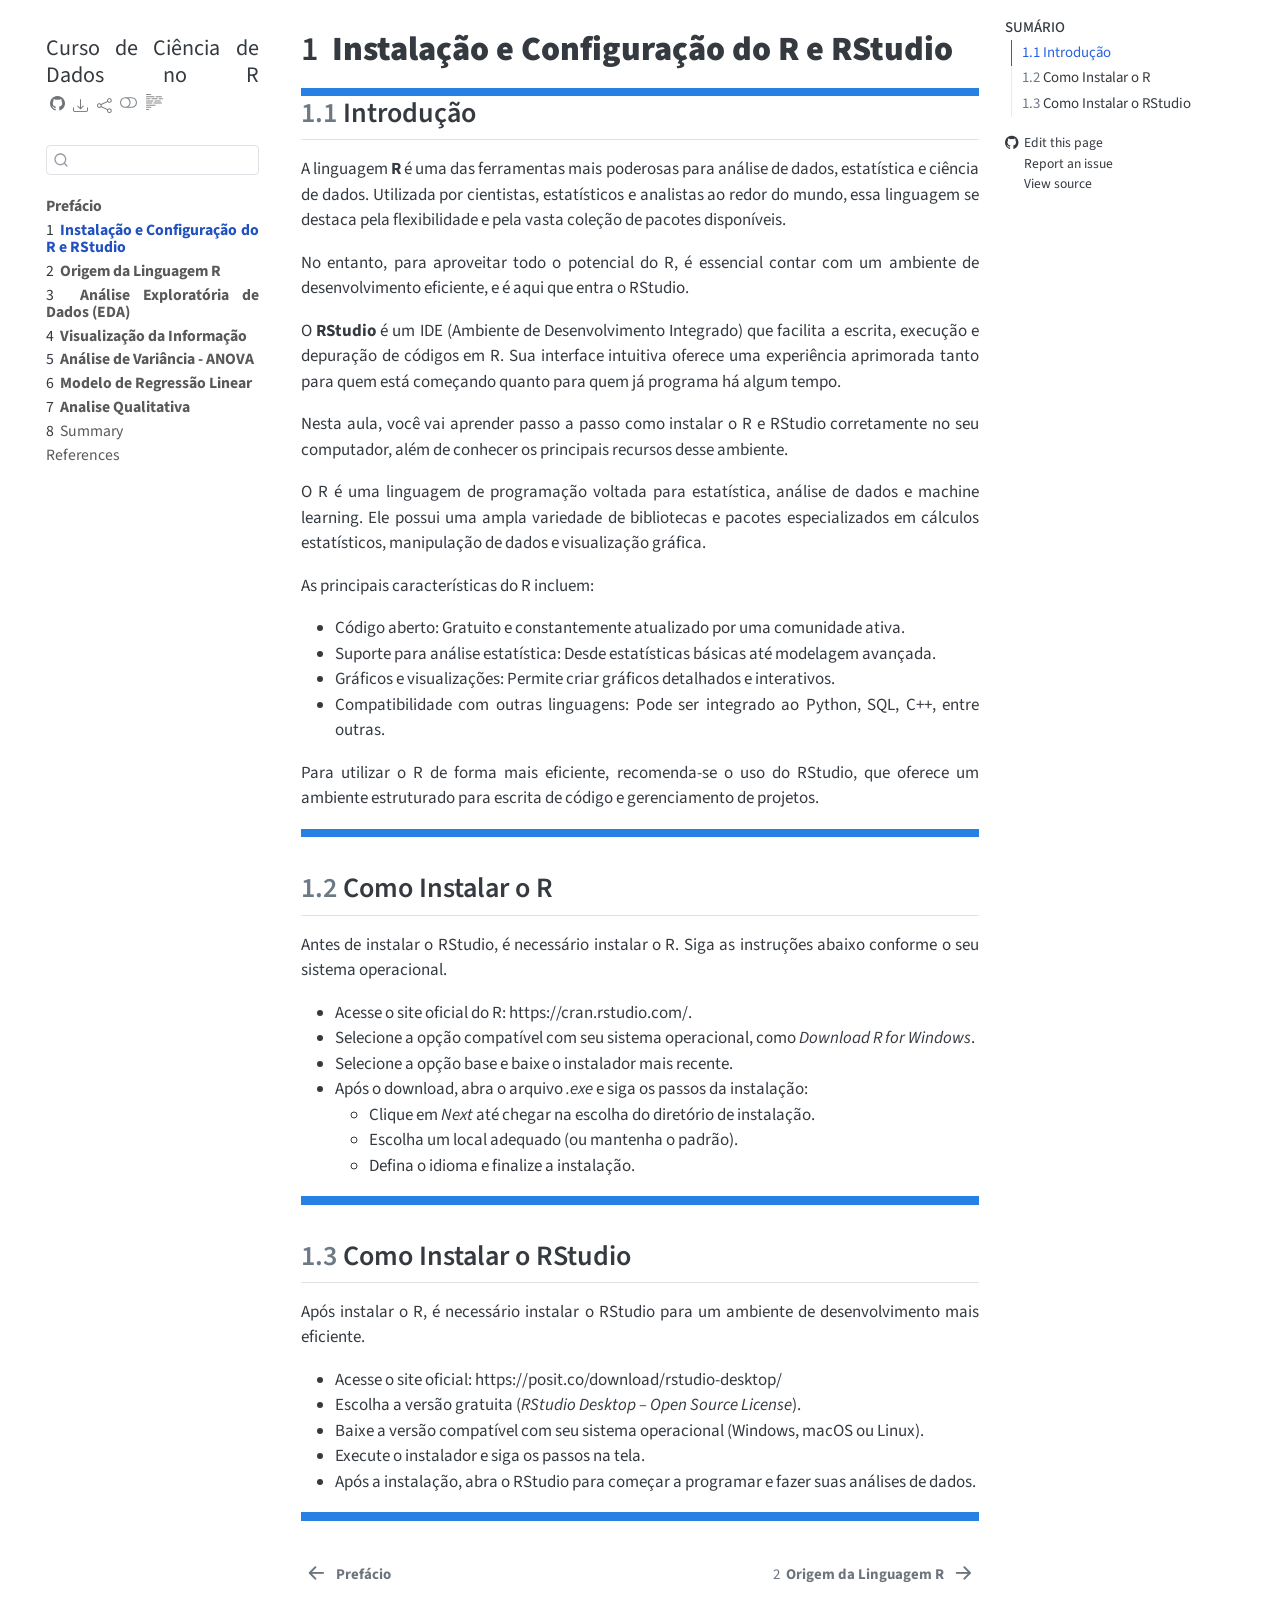
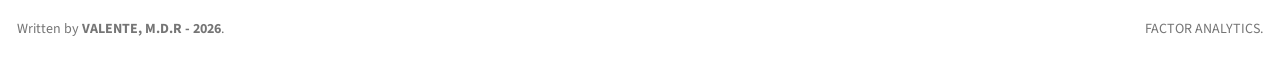
<file: docs/instalacao1.html>
<!DOCTYPE html>
<html xmlns="http://www.w3.org/1999/xhtml" lang="en" xml:lang="en"><head>

<meta charset="utf-8">
<meta name="generator" content="quarto-1.7.32">

<meta name="viewport" content="width=device-width, initial-scale=1.0, user-scalable=yes">


<title>1&nbsp; Instalação e Configuração do R e RStudio – Curso de Ciência de Dados no R</title>
<style>
code{white-space: pre-wrap;}
span.smallcaps{font-variant: small-caps;}
div.columns{display: flex; gap: min(4vw, 1.5em);}
div.column{flex: auto; overflow-x: auto;}
div.hanging-indent{margin-left: 1.5em; text-indent: -1.5em;}
ul.task-list{list-style: none;}
ul.task-list li input[type="checkbox"] {
  width: 0.8em;
  margin: 0 0.8em 0.2em -1em; /* quarto-specific, see https://github.com/quarto-dev/quarto-cli/issues/4556 */ 
  vertical-align: middle;
}
</style>


<script src="site_libs/quarto-nav/quarto-nav.js"></script>
<script src="site_libs/quarto-nav/headroom.min.js"></script>
<script src="site_libs/clipboard/clipboard.min.js"></script>
<script src="site_libs/quarto-search/autocomplete.umd.js"></script>
<script src="site_libs/quarto-search/fuse.min.js"></script>
<script src="site_libs/quarto-search/quarto-search.js"></script>
<meta name="quarto:offset" content="./">
<link href="./intro.html" rel="next">
<link href="./index.html" rel="prev">
<link href="./Fator_Analytics.png" rel="icon" type="image/png">
<script src="site_libs/quarto-html/quarto.js" type="module"></script>
<script src="site_libs/quarto-html/tabsets/tabsets.js" type="module"></script>
<script src="site_libs/quarto-html/popper.min.js"></script>
<script src="site_libs/quarto-html/tippy.umd.min.js"></script>
<script src="site_libs/quarto-html/anchor.min.js"></script>
<link href="site_libs/quarto-html/tippy.css" rel="stylesheet">
<link href="site_libs/quarto-html/quarto-syntax-highlighting-37eea08aefeeee20ff55810ff984fec1.css" rel="stylesheet" class="quarto-color-scheme" id="quarto-text-highlighting-styles">
<link href="site_libs/quarto-html/quarto-syntax-highlighting-dark-2fef5ea3f8957b3e4ecc936fc74692ca.css" rel="stylesheet" class="quarto-color-scheme quarto-color-alternate" id="quarto-text-highlighting-styles">
<link href="site_libs/quarto-html/quarto-syntax-highlighting-37eea08aefeeee20ff55810ff984fec1.css" rel="stylesheet" class="quarto-color-scheme-extra" id="quarto-text-highlighting-styles">
<script src="site_libs/bootstrap/bootstrap.min.js"></script>
<link href="site_libs/bootstrap/bootstrap-icons.css" rel="stylesheet">
<link href="site_libs/bootstrap/bootstrap-364982630eef5352dd1537128a8ed5cb.min.css" rel="stylesheet" append-hash="true" class="quarto-color-scheme" id="quarto-bootstrap" data-mode="light">
<link href="site_libs/bootstrap/bootstrap-dark-9ac4c4d7723caba69398381a32a42326.min.css" rel="stylesheet" append-hash="true" class="quarto-color-scheme quarto-color-alternate" id="quarto-bootstrap" data-mode="dark">
<link href="site_libs/bootstrap/bootstrap-364982630eef5352dd1537128a8ed5cb.min.css" rel="stylesheet" append-hash="true" class="quarto-color-scheme-extra" id="quarto-bootstrap" data-mode="light">
<script id="quarto-search-options" type="application/json">{
  "location": "sidebar",
  "copy-button": false,
  "collapse-after": 3,
  "panel-placement": "start",
  "type": "textbox",
  "limit": 50,
  "keyboard-shortcut": [
    "f",
    "/",
    "s"
  ],
  "show-item-context": false,
  "language": {
    "search-no-results-text": "No results",
    "search-matching-documents-text": "matching documents",
    "search-copy-link-title": "Copy link to search",
    "search-hide-matches-text": "Hide additional matches",
    "search-more-match-text": "more match in this document",
    "search-more-matches-text": "more matches in this document",
    "search-clear-button-title": "Clear",
    "search-text-placeholder": "",
    "search-detached-cancel-button-title": "Cancel",
    "search-submit-button-title": "Submit",
    "search-label": "Search"
  }
}</script>


</head>

<body class="nav-sidebar floating quarto-light"><script id="quarto-html-before-body" type="application/javascript">
    const toggleBodyColorMode = (bsSheetEl) => {
      const mode = bsSheetEl.getAttribute("data-mode");
      const bodyEl = window.document.querySelector("body");
      if (mode === "dark") {
        bodyEl.classList.add("quarto-dark");
        bodyEl.classList.remove("quarto-light");
      } else {
        bodyEl.classList.add("quarto-light");
        bodyEl.classList.remove("quarto-dark");
      }
    }
    const toggleBodyColorPrimary = () => {
      const bsSheetEl = window.document.querySelector("link#quarto-bootstrap:not([rel=disabled-stylesheet])");
      if (bsSheetEl) {
        toggleBodyColorMode(bsSheetEl);
      }
    }
    const setColorSchemeToggle = (alternate) => {
      const toggles = window.document.querySelectorAll('.quarto-color-scheme-toggle');
      for (let i=0; i < toggles.length; i++) {
        const toggle = toggles[i];
        if (toggle) {
          if (alternate) {
            toggle.classList.add("alternate");
          } else {
            toggle.classList.remove("alternate");
          }
        }
      }
    };
    const toggleColorMode = (alternate) => {
      // Switch the stylesheets
      const primaryStylesheets = window.document.querySelectorAll('link.quarto-color-scheme:not(.quarto-color-alternate)');
      const alternateStylesheets = window.document.querySelectorAll('link.quarto-color-scheme.quarto-color-alternate');
      manageTransitions('#quarto-margin-sidebar .nav-link', false);
      if (alternate) {
        // note: dark is layered on light, we don't disable primary!
        enableStylesheet(alternateStylesheets);
        for (const sheetNode of alternateStylesheets) {
          if (sheetNode.id === "quarto-bootstrap") {
            toggleBodyColorMode(sheetNode);
          }
        }
      } else {
        disableStylesheet(alternateStylesheets);
        enableStylesheet(primaryStylesheets)
        toggleBodyColorPrimary();
      }
      manageTransitions('#quarto-margin-sidebar .nav-link', true);
      // Switch the toggles
      setColorSchemeToggle(alternate)
      // Hack to workaround the fact that safari doesn't
      // properly recolor the scrollbar when toggling (#1455)
      if (navigator.userAgent.indexOf('Safari') > 0 && navigator.userAgent.indexOf('Chrome') == -1) {
        manageTransitions("body", false);
        window.scrollTo(0, 1);
        setTimeout(() => {
          window.scrollTo(0, 0);
          manageTransitions("body", true);
        }, 40);
      }
    }
    const disableStylesheet = (stylesheets) => {
      for (let i=0; i < stylesheets.length; i++) {
        const stylesheet = stylesheets[i];
        stylesheet.rel = 'disabled-stylesheet';
      }
    }
    const enableStylesheet = (stylesheets) => {
      for (let i=0; i < stylesheets.length; i++) {
        const stylesheet = stylesheets[i];
        if(stylesheet.rel !== 'stylesheet') { // for Chrome, which will still FOUC without this check
          stylesheet.rel = 'stylesheet';
        }
      }
    }
    const manageTransitions = (selector, allowTransitions) => {
      const els = window.document.querySelectorAll(selector);
      for (let i=0; i < els.length; i++) {
        const el = els[i];
        if (allowTransitions) {
          el.classList.remove('notransition');
        } else {
          el.classList.add('notransition');
        }
      }
    }
    const isFileUrl = () => {
      return window.location.protocol === 'file:';
    }
    const hasAlternateSentinel = () => {
      let styleSentinel = getColorSchemeSentinel();
      if (styleSentinel !== null) {
        return styleSentinel === "alternate";
      } else {
        return false;
      }
    }
    const setStyleSentinel = (alternate) => {
      const value = alternate ? "alternate" : "default";
      if (!isFileUrl()) {
        window.localStorage.setItem("quarto-color-scheme", value);
      } else {
        localAlternateSentinel = value;
      }
    }
    const getColorSchemeSentinel = () => {
      if (!isFileUrl()) {
        const storageValue = window.localStorage.getItem("quarto-color-scheme");
        return storageValue != null ? storageValue : localAlternateSentinel;
      } else {
        return localAlternateSentinel;
      }
    }
    const toggleGiscusIfUsed = (isAlternate, darkModeDefault) => {
      const baseTheme = document.querySelector('#giscus-base-theme')?.value ?? 'light';
      const alternateTheme = document.querySelector('#giscus-alt-theme')?.value ?? 'dark';
      let newTheme = '';
      if(authorPrefersDark) {
        newTheme = isAlternate ? baseTheme : alternateTheme;
      } else {
        newTheme = isAlternate ? alternateTheme : baseTheme;
      }
      const changeGiscusTheme = () => {
        // From: https://github.com/giscus/giscus/issues/336
        const sendMessage = (message) => {
          const iframe = document.querySelector('iframe.giscus-frame');
          if (!iframe) return;
          iframe.contentWindow.postMessage({ giscus: message }, 'https://giscus.app');
        }
        sendMessage({
          setConfig: {
            theme: newTheme
          }
        });
      }
      const isGiscussLoaded = window.document.querySelector('iframe.giscus-frame') !== null;
      if (isGiscussLoaded) {
        changeGiscusTheme();
      }
    };
    const authorPrefersDark = false;
    const darkModeDefault = authorPrefersDark;
      document.querySelector('link#quarto-text-highlighting-styles.quarto-color-scheme-extra').rel = 'disabled-stylesheet';
      document.querySelector('link#quarto-bootstrap.quarto-color-scheme-extra').rel = 'disabled-stylesheet';
    let localAlternateSentinel = darkModeDefault ? 'alternate' : 'default';
    // Dark / light mode switch
    window.quartoToggleColorScheme = () => {
      // Read the current dark / light value
      let toAlternate = !hasAlternateSentinel();
      toggleColorMode(toAlternate);
      setStyleSentinel(toAlternate);
      toggleGiscusIfUsed(toAlternate, darkModeDefault);
      window.dispatchEvent(new Event('resize'));
    };
    // Switch to dark mode if need be
    if (hasAlternateSentinel()) {
      toggleColorMode(true);
    } else {
      toggleColorMode(false);
    }
  </script>

<div id="quarto-search-results"></div>
  <header id="quarto-header" class="headroom fixed-top">
  <nav class="quarto-secondary-nav">
    <div class="container-fluid d-flex">
      <button type="button" class="quarto-btn-toggle btn" data-bs-toggle="collapse" role="button" data-bs-target=".quarto-sidebar-collapse-item" aria-controls="quarto-sidebar" aria-expanded="false" aria-label="Toggle sidebar navigation" onclick="if (window.quartoToggleHeadroom) { window.quartoToggleHeadroom(); }">
        <i class="bi bi-layout-text-sidebar-reverse"></i>
      </button>
        <nav class="quarto-page-breadcrumbs" aria-label="breadcrumb"><ol class="breadcrumb"><li class="breadcrumb-item"><a href="./instalacao1.html"><span class="chapter-number">1</span>&nbsp; <span class="chapter-title"><strong>Instalação e Configuração do R e RStudio</strong></span></a></li></ol></nav>
        <a class="flex-grow-1" role="navigation" data-bs-toggle="collapse" data-bs-target=".quarto-sidebar-collapse-item" aria-controls="quarto-sidebar" aria-expanded="false" aria-label="Toggle sidebar navigation" onclick="if (window.quartoToggleHeadroom) { window.quartoToggleHeadroom(); }">      
        </a>
      <button type="button" class="btn quarto-search-button" aria-label="Search" onclick="window.quartoOpenSearch();">
        <i class="bi bi-search"></i>
      </button>
    </div>
  </nav>
</header>
<!-- content -->
<div id="quarto-content" class="quarto-container page-columns page-rows-contents page-layout-article">
<!-- sidebar -->
  <nav id="quarto-sidebar" class="sidebar collapse collapse-horizontal quarto-sidebar-collapse-item sidebar-navigation floating overflow-auto">
    <div class="pt-lg-2 mt-2 text-left sidebar-header">
    <div class="sidebar-title mb-0 py-0">
      <a href="./">Curso de Ciência de Dados no R</a> 
        <div class="sidebar-tools-main tools-wide">
    <a href="https://github.com/MarioDhiego/tree/main/book/" title="Source Code" class="quarto-navigation-tool px-1" aria-label="Source Code"><i class="bi bi-github"></i></a>
    <div class="dropdown">
      <a href="" title="Download" id="quarto-navigation-tool-dropdown-0" class="quarto-navigation-tool dropdown-toggle px-1" data-bs-toggle="dropdown" aria-expanded="false" role="link" aria-label="Download"><i class="bi bi-download"></i></a>
      <ul class="dropdown-menu" aria-labelledby="quarto-navigation-tool-dropdown-0">
          <li>
            <a class="dropdown-item sidebar-tools-main-item" href="./Curso-de-Ciência-de-Dados-no-R.pdf">
              <i class="bi bi-file-pdf pe-1"></i>
            Download PDF
            </a>
          </li>
          <li>
            <a class="dropdown-item sidebar-tools-main-item" href="./Curso-de-Ciência-de-Dados-no-R.docx">
              <i class="bi bi-file-word pe-1"></i>
            Download Docx
            </a>
          </li>
      </ul>
    </div>
    <div class="dropdown">
      <a href="" title="Share" id="quarto-navigation-tool-dropdown-1" class="quarto-navigation-tool dropdown-toggle px-1" data-bs-toggle="dropdown" aria-expanded="false" role="link" aria-label="Share"><i class="bi bi-share"></i></a>
      <ul class="dropdown-menu" aria-labelledby="quarto-navigation-tool-dropdown-1">
          <li>
            <a class="dropdown-item sidebar-tools-main-item" href="https://twitter.com/intent/tweet?url=|url|">
              <i class="bi bi-twitter pe-1"></i>
            Twitter
            </a>
          </li>
          <li>
            <a class="dropdown-item sidebar-tools-main-item" href="https://www.linkedin.com/sharing/share-offsite/?url=|url|">
              <i class="bi bi-linkedin pe-1"></i>
            LinkedIn
            </a>
          </li>
      </ul>
    </div>
  <a href="" class="quarto-color-scheme-toggle quarto-navigation-tool  px-1" onclick="window.quartoToggleColorScheme(); return false;" title="Toggle dark mode"><i class="bi"></i></a>
  <a href="" class="quarto-reader-toggle quarto-navigation-tool px-1" onclick="window.quartoToggleReader(); return false;" title="Toggle reader mode">
  <div class="quarto-reader-toggle-btn">
  <i class="bi"></i>
  </div>
</a>
</div>
    </div>
      </div>
        <div class="mt-2 flex-shrink-0 align-items-center">
        <div class="sidebar-search">
        <div id="quarto-search" class="" title="Search"></div>
        </div>
        </div>
    <div class="sidebar-menu-container"> 
    <ul class="list-unstyled mt-1">
        <li class="sidebar-item">
  <div class="sidebar-item-container"> 
  <a href="./index.html" class="sidebar-item-text sidebar-link">
 <span class="menu-text"><strong>Prefácio</strong></span></a>
  </div>
</li>
        <li class="sidebar-item">
  <div class="sidebar-item-container"> 
  <a href="./instalacao1.html" class="sidebar-item-text sidebar-link active">
 <span class="menu-text"><span class="chapter-number">1</span>&nbsp; <span class="chapter-title"><strong>Instalação e Configuração do R e RStudio</strong></span></span></a>
  </div>
</li>
        <li class="sidebar-item">
  <div class="sidebar-item-container"> 
  <a href="./intro.html" class="sidebar-item-text sidebar-link">
 <span class="menu-text"><span class="chapter-number">2</span>&nbsp; <span class="chapter-title"><strong>Origem da Linguagem R</strong></span></span></a>
  </div>
</li>
        <li class="sidebar-item">
  <div class="sidebar-item-container"> 
  <a href="./cap1.html" class="sidebar-item-text sidebar-link">
 <span class="menu-text"><span class="chapter-number">3</span>&nbsp; <span class="chapter-title"><strong>Análise Exploratória de Dados (EDA)</strong></span></span></a>
  </div>
</li>
        <li class="sidebar-item">
  <div class="sidebar-item-container"> 
  <a href="./cap2.html" class="sidebar-item-text sidebar-link">
 <span class="menu-text"><span class="chapter-number">4</span>&nbsp; <span class="chapter-title"><strong>Visualização da Informação</strong></span></span></a>
  </div>
</li>
        <li class="sidebar-item">
  <div class="sidebar-item-container"> 
  <a href="./cap3.html" class="sidebar-item-text sidebar-link">
 <span class="menu-text"><span class="chapter-number">5</span>&nbsp; <span class="chapter-title"><strong>Análise de Variância - ANOVA</strong></span></span></a>
  </div>
</li>
        <li class="sidebar-item">
  <div class="sidebar-item-container"> 
  <a href="./cap4.html" class="sidebar-item-text sidebar-link">
 <span class="menu-text"><span class="chapter-number">6</span>&nbsp; <span class="chapter-title"><strong>Modelo de Regressão Linear</strong></span></span></a>
  </div>
</li>
        <li class="sidebar-item">
  <div class="sidebar-item-container"> 
  <a href="./cap5.html" class="sidebar-item-text sidebar-link">
 <span class="menu-text"><span class="chapter-number">7</span>&nbsp; <span class="chapter-title"><strong>Analise Qualitativa</strong></span></span></a>
  </div>
</li>
        <li class="sidebar-item">
  <div class="sidebar-item-container"> 
  <a href="./summary.html" class="sidebar-item-text sidebar-link">
 <span class="menu-text"><span class="chapter-number">8</span>&nbsp; <span class="chapter-title">Summary</span></span></a>
  </div>
</li>
        <li class="sidebar-item">
  <div class="sidebar-item-container"> 
  <a href="./references.html" class="sidebar-item-text sidebar-link">
 <span class="menu-text">References</span></a>
  </div>
</li>
    </ul>
    </div>
</nav>
<div id="quarto-sidebar-glass" class="quarto-sidebar-collapse-item" data-bs-toggle="collapse" data-bs-target=".quarto-sidebar-collapse-item"></div>
<!-- margin-sidebar -->
    <div id="quarto-margin-sidebar" class="sidebar margin-sidebar">
        <nav id="TOC" role="doc-toc" class="toc-active">
    <h2 id="toc-title">SUMÁRIO</h2>
   
  <ul>
  <li><a href="#introdução" id="toc-introdução" class="nav-link active" data-scroll-target="#introdução"><span class="header-section-number">1.1</span> Introdução</a></li>
  <li><a href="#como-instalar-o-r" id="toc-como-instalar-o-r" class="nav-link" data-scroll-target="#como-instalar-o-r"><span class="header-section-number">1.2</span> Como Instalar o R</a></li>
  <li><a href="#como-instalar-o-rstudio" id="toc-como-instalar-o-rstudio" class="nav-link" data-scroll-target="#como-instalar-o-rstudio"><span class="header-section-number">1.3</span> Como Instalar o RStudio</a></li>
  </ul>
<div class="toc-actions"><ul><li><a href="https://github.com/MarioDhiego/edit/main/book/instalacao1.qmd" class="toc-action"><i class="bi bi-github"></i>Edit this page</a></li><li><a href="https://github.com/MarioDhiego/issues/new" class="toc-action"><i class="bi empty"></i>Report an issue</a></li><li><a href="https://github.com/MarioDhiego/blob/main/book/instalacao1.qmd" class="toc-action"><i class="bi empty"></i>View source</a></li></ul></div></nav>
    </div>
<!-- main -->
<main class="content" id="quarto-document-content">


<header id="title-block-header" class="quarto-title-block default">
<div class="quarto-title">
<h1 class="title"><span class="chapter-number">1</span>&nbsp; <span class="chapter-title"><strong>Instalação e Configuração do R e RStudio</strong></span></h1>
</div>



<div class="quarto-title-meta">

    
  
    
  </div>
  


</header>


<style>
  body{text-align: justify}
</style>
<div class="progress">
<div class="progress-bar" style="width: 100%;">

</div>
</div>
<section id="introdução" class="level2" data-number="1.1">
<h2 data-number="1.1" class="anchored" data-anchor-id="introdução"><span class="header-section-number">1.1</span> Introdução</h2>
<p>A linguagem <strong>R</strong> é uma das ferramentas mais poderosas para análise de dados, estatística e ciência de dados. Utilizada por cientistas, estatísticos e analistas ao redor do mundo, essa linguagem se destaca pela flexibilidade e pela vasta coleção de pacotes disponíveis.</p>
<p>No entanto, para aproveitar todo o potencial do R, é essencial contar com um ambiente de desenvolvimento eficiente, e é aqui que entra o RStudio.</p>
<p>O <strong>RStudio</strong> é um IDE (Ambiente de Desenvolvimento Integrado) que facilita a escrita, execução e depuração de códigos em R. Sua interface intuitiva oferece uma experiência aprimorada tanto para quem está começando quanto para quem já programa há algum tempo.</p>
<p>Nesta aula, você vai aprender passo a passo como instalar o R e RStudio corretamente no seu computador, além de conhecer os principais recursos desse ambiente.</p>
<p>O R é uma linguagem de programação voltada para estatística, análise de dados e machine learning. Ele possui uma ampla variedade de bibliotecas e pacotes especializados em cálculos estatísticos, manipulação de dados e visualização gráfica.</p>
<p>As principais características do R incluem:</p>
<ul>
<li>Código aberto: Gratuito e constantemente atualizado por uma comunidade ativa.</li>
<li>Suporte para análise estatística: Desde estatísticas básicas até modelagem avançada.</li>
<li>Gráficos e visualizações: Permite criar gráficos detalhados e interativos.</li>
<li>Compatibilidade com outras linguagens: Pode ser integrado ao Python, SQL, C++, entre outras.</li>
</ul>
<p>Para utilizar o R de forma mais eficiente, recomenda-se o uso do RStudio, que oferece um ambiente estruturado para escrita de código e gerenciamento de projetos.</p>
<div class="progress">
<div class="progress-bar" style="width: 100%;">

</div>
</div>
</section>
<section id="como-instalar-o-r" class="level2" data-number="1.2">
<h2 data-number="1.2" class="anchored" data-anchor-id="como-instalar-o-r"><span class="header-section-number">1.2</span> Como Instalar o R</h2>
<p>Antes de instalar o RStudio, é necessário instalar o R. Siga as instruções abaixo conforme o seu sistema operacional.</p>
<ul>
<li>Acesse o site oficial do R: https://cran.rstudio.com/.</li>
<li>Selecione a opção compatível com seu sistema operacional, como <em>Download R for Windows</em>.</li>
<li>Selecione a opção base e baixe o instalador mais recente.</li>
<li>Após o download, abra o arquivo <em>.exe</em> e siga os passos da instalação:
<ul>
<li>Clique em <em>Next</em> até chegar na escolha do diretório de instalação.</li>
<li>Escolha um local adequado (ou mantenha o padrão).</li>
<li>Defina o idioma e finalize a instalação.</li>
</ul></li>
</ul>
<div class="progress">
<div class="progress-bar" style="width: 100%;">

</div>
</div>
</section>
<section id="como-instalar-o-rstudio" class="level2" data-number="1.3">
<h2 data-number="1.3" class="anchored" data-anchor-id="como-instalar-o-rstudio"><span class="header-section-number">1.3</span> Como Instalar o RStudio</h2>
<p>Após instalar o R, é necessário instalar o RStudio para um ambiente de desenvolvimento mais eficiente.</p>
<ul>
<li>Acesse o site oficial: https://posit.co/download/rstudio-desktop/</li>
<li>Escolha a versão gratuita (<em>RStudio Desktop – Open Source License</em>).</li>
<li>Baixe a versão compatível com seu sistema operacional (Windows, macOS ou Linux).</li>
<li>Execute o instalador e siga os passos na tela.</li>
<li>Após a instalação, abra o RStudio para começar a programar e fazer suas análises de dados.</li>
</ul>
<div class="progress">
<div class="progress-bar" style="width: 100%;">

</div>
</div>


</section>

</main> <!-- /main -->
<script id="quarto-html-after-body" type="application/javascript">
  window.document.addEventListener("DOMContentLoaded", function (event) {
    // Ensure there is a toggle, if there isn't float one in the top right
    if (window.document.querySelector('.quarto-color-scheme-toggle') === null) {
      const a = window.document.createElement('a');
      a.classList.add('top-right');
      a.classList.add('quarto-color-scheme-toggle');
      a.href = "";
      a.onclick = function() { try { window.quartoToggleColorScheme(); } catch {} return false; };
      const i = window.document.createElement("i");
      i.classList.add('bi');
      a.appendChild(i);
      window.document.body.appendChild(a);
    }
    setColorSchemeToggle(hasAlternateSentinel())
    const icon = "";
    const anchorJS = new window.AnchorJS();
    anchorJS.options = {
      placement: 'right',
      icon: icon
    };
    anchorJS.add('.anchored');
    const isCodeAnnotation = (el) => {
      for (const clz of el.classList) {
        if (clz.startsWith('code-annotation-')) {                     
          return true;
        }
      }
      return false;
    }
    const onCopySuccess = function(e) {
      // button target
      const button = e.trigger;
      // don't keep focus
      button.blur();
      // flash "checked"
      button.classList.add('code-copy-button-checked');
      var currentTitle = button.getAttribute("title");
      button.setAttribute("title", "Copied!");
      let tooltip;
      if (window.bootstrap) {
        button.setAttribute("data-bs-toggle", "tooltip");
        button.setAttribute("data-bs-placement", "left");
        button.setAttribute("data-bs-title", "Copied!");
        tooltip = new bootstrap.Tooltip(button, 
          { trigger: "manual", 
            customClass: "code-copy-button-tooltip",
            offset: [0, -8]});
        tooltip.show();    
      }
      setTimeout(function() {
        if (tooltip) {
          tooltip.hide();
          button.removeAttribute("data-bs-title");
          button.removeAttribute("data-bs-toggle");
          button.removeAttribute("data-bs-placement");
        }
        button.setAttribute("title", currentTitle);
        button.classList.remove('code-copy-button-checked');
      }, 1000);
      // clear code selection
      e.clearSelection();
    }
    const getTextToCopy = function(trigger) {
        const codeEl = trigger.previousElementSibling.cloneNode(true);
        for (const childEl of codeEl.children) {
          if (isCodeAnnotation(childEl)) {
            childEl.remove();
          }
        }
        return codeEl.innerText;
    }
    const clipboard = new window.ClipboardJS('.code-copy-button:not([data-in-quarto-modal])', {
      text: getTextToCopy
    });
    clipboard.on('success', onCopySuccess);
    if (window.document.getElementById('quarto-embedded-source-code-modal')) {
      const clipboardModal = new window.ClipboardJS('.code-copy-button[data-in-quarto-modal]', {
        text: getTextToCopy,
        container: window.document.getElementById('quarto-embedded-source-code-modal')
      });
      clipboardModal.on('success', onCopySuccess);
    }
      var localhostRegex = new RegExp(/^(?:http|https):\/\/localhost\:?[0-9]*\//);
      var mailtoRegex = new RegExp(/^mailto:/);
        var filterRegex = new RegExp('/' + window.location.host + '/');
      var isInternal = (href) => {
          return filterRegex.test(href) || localhostRegex.test(href) || mailtoRegex.test(href);
      }
      // Inspect non-navigation links and adorn them if external
     var links = window.document.querySelectorAll('a[href]:not(.nav-link):not(.navbar-brand):not(.toc-action):not(.sidebar-link):not(.sidebar-item-toggle):not(.pagination-link):not(.no-external):not([aria-hidden]):not(.dropdown-item):not(.quarto-navigation-tool):not(.about-link)');
      for (var i=0; i<links.length; i++) {
        const link = links[i];
        if (!isInternal(link.href)) {
          // undo the damage that might have been done by quarto-nav.js in the case of
          // links that we want to consider external
          if (link.dataset.originalHref !== undefined) {
            link.href = link.dataset.originalHref;
          }
        }
      }
    function tippyHover(el, contentFn, onTriggerFn, onUntriggerFn) {
      const config = {
        allowHTML: true,
        maxWidth: 500,
        delay: 100,
        arrow: false,
        appendTo: function(el) {
            return el.parentElement;
        },
        interactive: true,
        interactiveBorder: 10,
        theme: 'quarto',
        placement: 'bottom-start',
      };
      if (contentFn) {
        config.content = contentFn;
      }
      if (onTriggerFn) {
        config.onTrigger = onTriggerFn;
      }
      if (onUntriggerFn) {
        config.onUntrigger = onUntriggerFn;
      }
      window.tippy(el, config); 
    }
    const noterefs = window.document.querySelectorAll('a[role="doc-noteref"]');
    for (var i=0; i<noterefs.length; i++) {
      const ref = noterefs[i];
      tippyHover(ref, function() {
        // use id or data attribute instead here
        let href = ref.getAttribute('data-footnote-href') || ref.getAttribute('href');
        try { href = new URL(href).hash; } catch {}
        const id = href.replace(/^#\/?/, "");
        const note = window.document.getElementById(id);
        if (note) {
          return note.innerHTML;
        } else {
          return "";
        }
      });
    }
    const xrefs = window.document.querySelectorAll('a.quarto-xref');
    const processXRef = (id, note) => {
      // Strip column container classes
      const stripColumnClz = (el) => {
        el.classList.remove("page-full", "page-columns");
        if (el.children) {
          for (const child of el.children) {
            stripColumnClz(child);
          }
        }
      }
      stripColumnClz(note)
      if (id === null || id.startsWith('sec-')) {
        // Special case sections, only their first couple elements
        const container = document.createElement("div");
        if (note.children && note.children.length > 2) {
          container.appendChild(note.children[0].cloneNode(true));
          for (let i = 1; i < note.children.length; i++) {
            const child = note.children[i];
            if (child.tagName === "P" && child.innerText === "") {
              continue;
            } else {
              container.appendChild(child.cloneNode(true));
              break;
            }
          }
          if (window.Quarto?.typesetMath) {
            window.Quarto.typesetMath(container);
          }
          return container.innerHTML
        } else {
          if (window.Quarto?.typesetMath) {
            window.Quarto.typesetMath(note);
          }
          return note.innerHTML;
        }
      } else {
        // Remove any anchor links if they are present
        const anchorLink = note.querySelector('a.anchorjs-link');
        if (anchorLink) {
          anchorLink.remove();
        }
        if (window.Quarto?.typesetMath) {
          window.Quarto.typesetMath(note);
        }
        if (note.classList.contains("callout")) {
          return note.outerHTML;
        } else {
          return note.innerHTML;
        }
      }
    }
    for (var i=0; i<xrefs.length; i++) {
      const xref = xrefs[i];
      tippyHover(xref, undefined, function(instance) {
        instance.disable();
        let url = xref.getAttribute('href');
        let hash = undefined; 
        if (url.startsWith('#')) {
          hash = url;
        } else {
          try { hash = new URL(url).hash; } catch {}
        }
        if (hash) {
          const id = hash.replace(/^#\/?/, "");
          const note = window.document.getElementById(id);
          if (note !== null) {
            try {
              const html = processXRef(id, note.cloneNode(true));
              instance.setContent(html);
            } finally {
              instance.enable();
              instance.show();
            }
          } else {
            // See if we can fetch this
            fetch(url.split('#')[0])
            .then(res => res.text())
            .then(html => {
              const parser = new DOMParser();
              const htmlDoc = parser.parseFromString(html, "text/html");
              const note = htmlDoc.getElementById(id);
              if (note !== null) {
                const html = processXRef(id, note);
                instance.setContent(html);
              } 
            }).finally(() => {
              instance.enable();
              instance.show();
            });
          }
        } else {
          // See if we can fetch a full url (with no hash to target)
          // This is a special case and we should probably do some content thinning / targeting
          fetch(url)
          .then(res => res.text())
          .then(html => {
            const parser = new DOMParser();
            const htmlDoc = parser.parseFromString(html, "text/html");
            const note = htmlDoc.querySelector('main.content');
            if (note !== null) {
              // This should only happen for chapter cross references
              // (since there is no id in the URL)
              // remove the first header
              if (note.children.length > 0 && note.children[0].tagName === "HEADER") {
                note.children[0].remove();
              }
              const html = processXRef(null, note);
              instance.setContent(html);
            } 
          }).finally(() => {
            instance.enable();
            instance.show();
          });
        }
      }, function(instance) {
      });
    }
        let selectedAnnoteEl;
        const selectorForAnnotation = ( cell, annotation) => {
          let cellAttr = 'data-code-cell="' + cell + '"';
          let lineAttr = 'data-code-annotation="' +  annotation + '"';
          const selector = 'span[' + cellAttr + '][' + lineAttr + ']';
          return selector;
        }
        const selectCodeLines = (annoteEl) => {
          const doc = window.document;
          const targetCell = annoteEl.getAttribute("data-target-cell");
          const targetAnnotation = annoteEl.getAttribute("data-target-annotation");
          const annoteSpan = window.document.querySelector(selectorForAnnotation(targetCell, targetAnnotation));
          const lines = annoteSpan.getAttribute("data-code-lines").split(",");
          const lineIds = lines.map((line) => {
            return targetCell + "-" + line;
          })
          let top = null;
          let height = null;
          let parent = null;
          if (lineIds.length > 0) {
              //compute the position of the single el (top and bottom and make a div)
              const el = window.document.getElementById(lineIds[0]);
              top = el.offsetTop;
              height = el.offsetHeight;
              parent = el.parentElement.parentElement;
            if (lineIds.length > 1) {
              const lastEl = window.document.getElementById(lineIds[lineIds.length - 1]);
              const bottom = lastEl.offsetTop + lastEl.offsetHeight;
              height = bottom - top;
            }
            if (top !== null && height !== null && parent !== null) {
              // cook up a div (if necessary) and position it 
              let div = window.document.getElementById("code-annotation-line-highlight");
              if (div === null) {
                div = window.document.createElement("div");
                div.setAttribute("id", "code-annotation-line-highlight");
                div.style.position = 'absolute';
                parent.appendChild(div);
              }
              div.style.top = top - 2 + "px";
              div.style.height = height + 4 + "px";
              div.style.left = 0;
              let gutterDiv = window.document.getElementById("code-annotation-line-highlight-gutter");
              if (gutterDiv === null) {
                gutterDiv = window.document.createElement("div");
                gutterDiv.setAttribute("id", "code-annotation-line-highlight-gutter");
                gutterDiv.style.position = 'absolute';
                const codeCell = window.document.getElementById(targetCell);
                const gutter = codeCell.querySelector('.code-annotation-gutter');
                gutter.appendChild(gutterDiv);
              }
              gutterDiv.style.top = top - 2 + "px";
              gutterDiv.style.height = height + 4 + "px";
            }
            selectedAnnoteEl = annoteEl;
          }
        };
        const unselectCodeLines = () => {
          const elementsIds = ["code-annotation-line-highlight", "code-annotation-line-highlight-gutter"];
          elementsIds.forEach((elId) => {
            const div = window.document.getElementById(elId);
            if (div) {
              div.remove();
            }
          });
          selectedAnnoteEl = undefined;
        };
          // Handle positioning of the toggle
      window.addEventListener(
        "resize",
        throttle(() => {
          elRect = undefined;
          if (selectedAnnoteEl) {
            selectCodeLines(selectedAnnoteEl);
          }
        }, 10)
      );
      function throttle(fn, ms) {
      let throttle = false;
      let timer;
        return (...args) => {
          if(!throttle) { // first call gets through
              fn.apply(this, args);
              throttle = true;
          } else { // all the others get throttled
              if(timer) clearTimeout(timer); // cancel #2
              timer = setTimeout(() => {
                fn.apply(this, args);
                timer = throttle = false;
              }, ms);
          }
        };
      }
        // Attach click handler to the DT
        const annoteDls = window.document.querySelectorAll('dt[data-target-cell]');
        for (const annoteDlNode of annoteDls) {
          annoteDlNode.addEventListener('click', (event) => {
            const clickedEl = event.target;
            if (clickedEl !== selectedAnnoteEl) {
              unselectCodeLines();
              const activeEl = window.document.querySelector('dt[data-target-cell].code-annotation-active');
              if (activeEl) {
                activeEl.classList.remove('code-annotation-active');
              }
              selectCodeLines(clickedEl);
              clickedEl.classList.add('code-annotation-active');
            } else {
              // Unselect the line
              unselectCodeLines();
              clickedEl.classList.remove('code-annotation-active');
            }
          });
        }
    const findCites = (el) => {
      const parentEl = el.parentElement;
      if (parentEl) {
        const cites = parentEl.dataset.cites;
        if (cites) {
          return {
            el,
            cites: cites.split(' ')
          };
        } else {
          return findCites(el.parentElement)
        }
      } else {
        return undefined;
      }
    };
    var bibliorefs = window.document.querySelectorAll('a[role="doc-biblioref"]');
    for (var i=0; i<bibliorefs.length; i++) {
      const ref = bibliorefs[i];
      const citeInfo = findCites(ref);
      if (citeInfo) {
        tippyHover(citeInfo.el, function() {
          var popup = window.document.createElement('div');
          citeInfo.cites.forEach(function(cite) {
            var citeDiv = window.document.createElement('div');
            citeDiv.classList.add('hanging-indent');
            citeDiv.classList.add('csl-entry');
            var biblioDiv = window.document.getElementById('ref-' + cite);
            if (biblioDiv) {
              citeDiv.innerHTML = biblioDiv.innerHTML;
            }
            popup.appendChild(citeDiv);
          });
          return popup.innerHTML;
        });
      }
    }
  });
  </script>
<nav class="page-navigation">
  <div class="nav-page nav-page-previous">
      <a href="./index.html" class="pagination-link" aria-label="**Prefácio**">
        <i class="bi bi-arrow-left-short"></i> <span class="nav-page-text"><strong>Prefácio</strong></span>
      </a>          
  </div>
  <div class="nav-page nav-page-next">
      <a href="./intro.html" class="pagination-link" aria-label="**Origem da Linguagem R**">
        <span class="nav-page-text"><span class="chapter-number">2</span>&nbsp; <span class="chapter-title"><strong>Origem da Linguagem R</strong></span></span> <i class="bi bi-arrow-right-short"></i>
      </a>
  </div>
</nav>
</div> <!-- /content -->
<footer class="footer">
  <div class="nav-footer">
    <div class="nav-footer-left">
<p>Written by <strong>VALENTE, M.D.R - 2026</strong>.</p>
</div>   
    <div class="nav-footer-center">
      &nbsp;
    <div class="toc-actions d-sm-block d-md-none"><ul><li><a href="https://github.com/MarioDhiego/edit/main/book/instalacao1.qmd" class="toc-action"><i class="bi bi-github"></i>Edit this page</a></li><li><a href="https://github.com/MarioDhiego/issues/new" class="toc-action"><i class="bi empty"></i>Report an issue</a></li><li><a href="https://github.com/MarioDhiego/blob/main/book/instalacao1.qmd" class="toc-action"><i class="bi empty"></i>View source</a></li></ul></div></div>
    <div class="nav-footer-right">
<p>FACTOR ANALYTICS.</p>
</div>
  </div>
</footer>




</body></html>
</file>
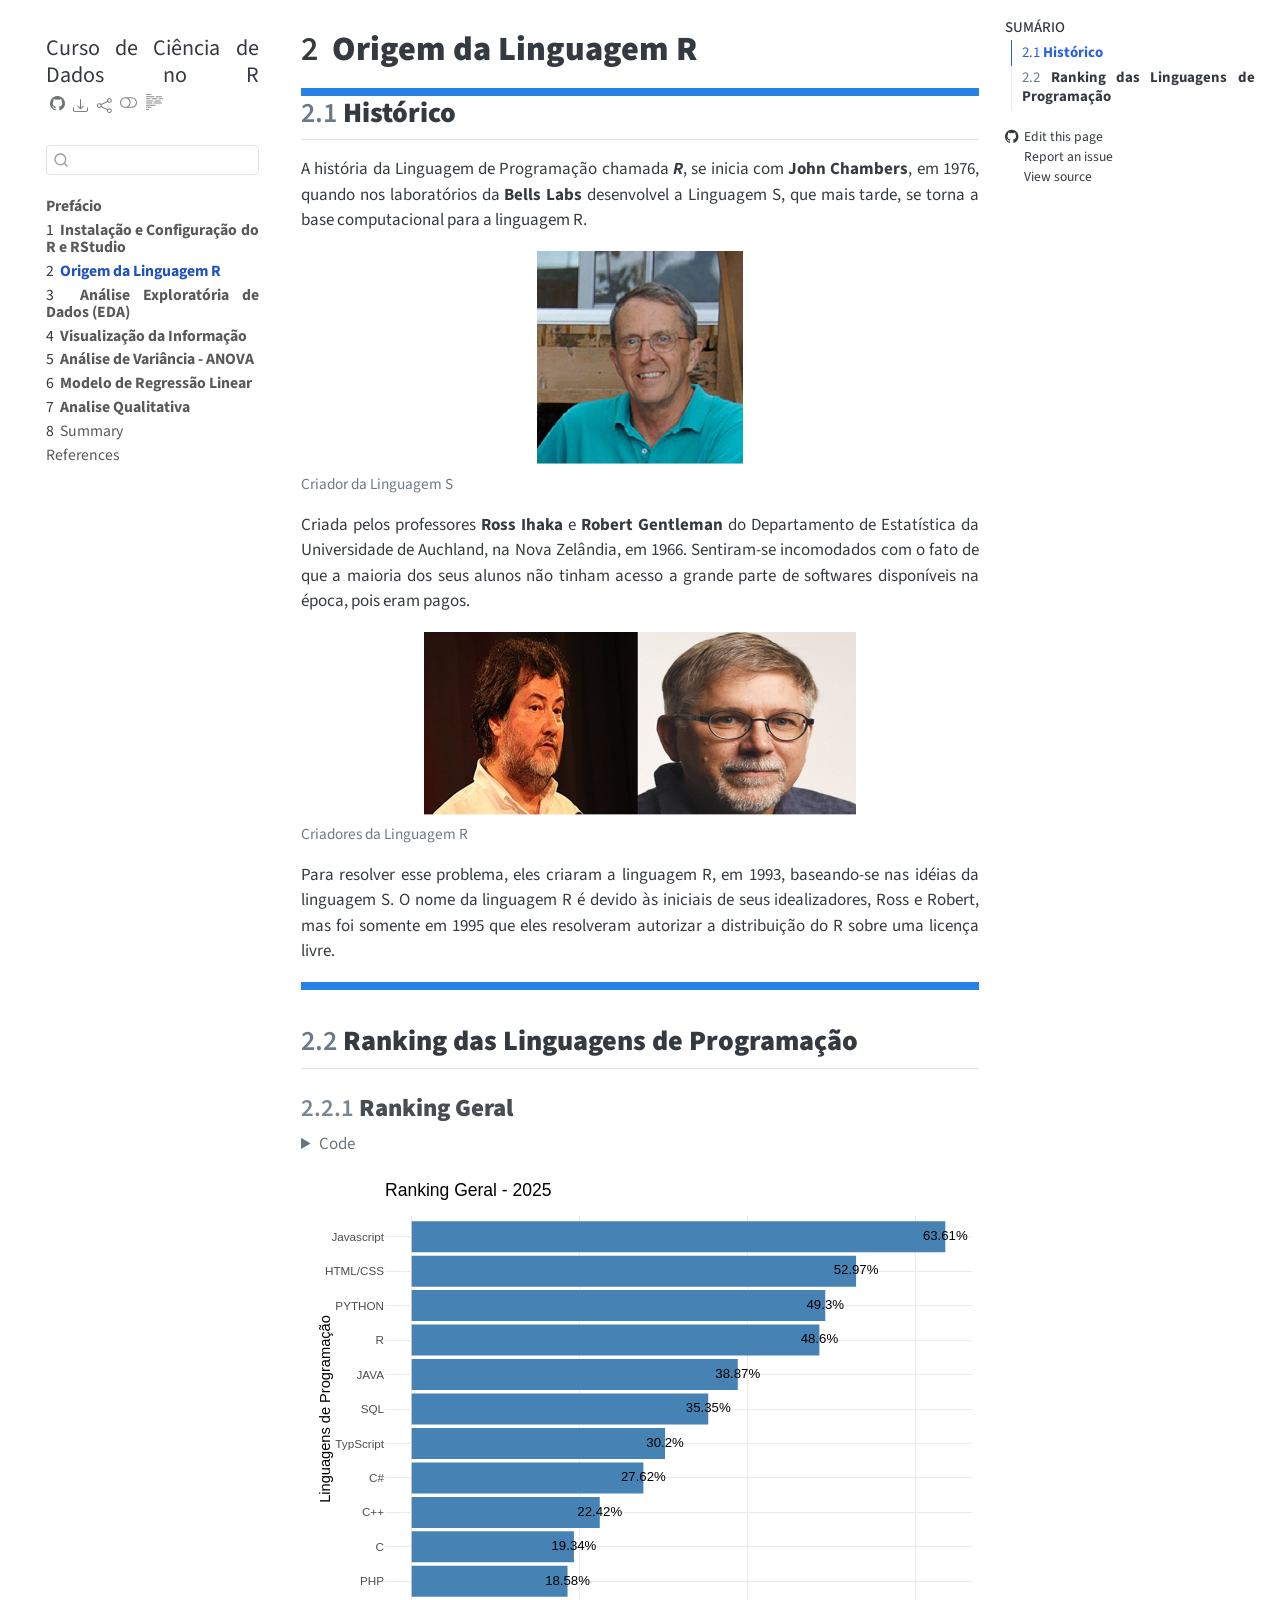
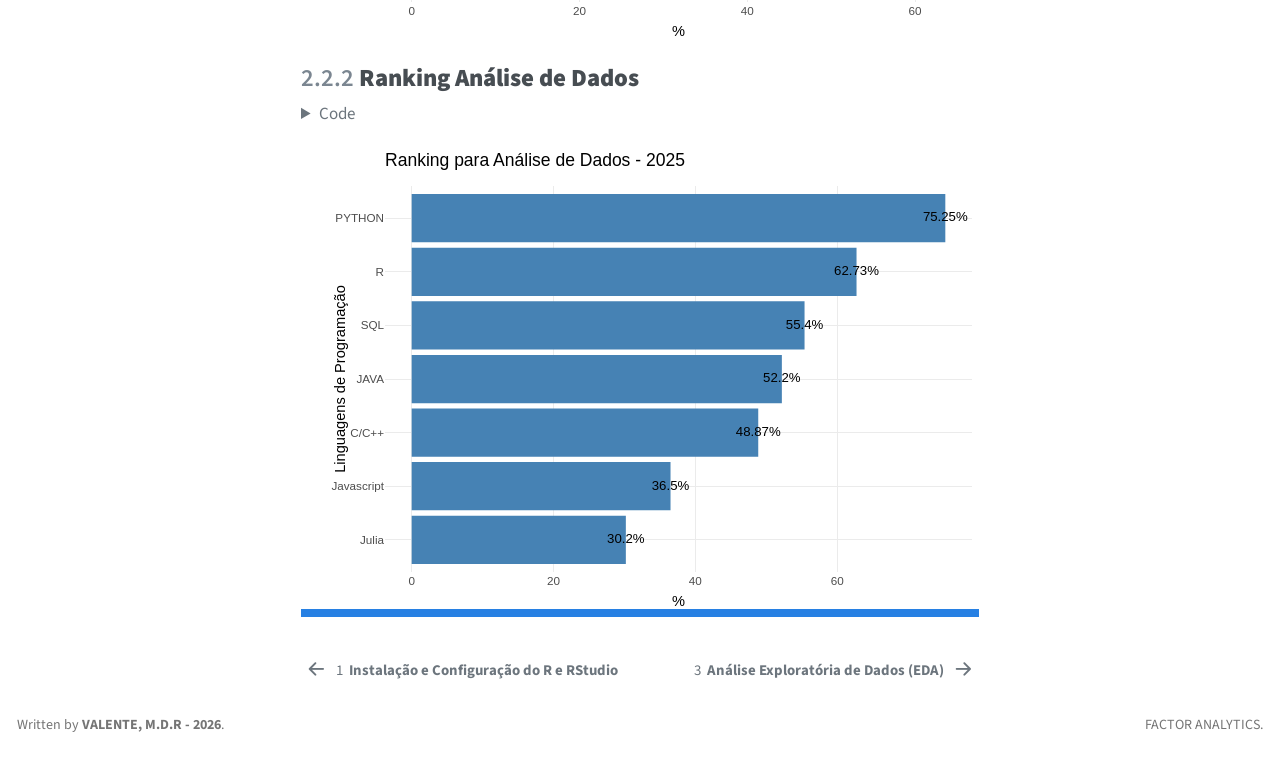
<file: docs/intro.html>
<!DOCTYPE html>
<html xmlns="http://www.w3.org/1999/xhtml" lang="en" xml:lang="en"><head>
<meta http-equiv="Content-Type" content="text/html; charset=UTF-8">
<meta charset="utf-8">
<meta name="generator" content="quarto-1.7.32">
<meta name="viewport" content="width=device-width, initial-scale=1.0, user-scalable=yes">
<title>2&nbsp; Origem da Linguagem R – Curso de Ciência de Dados no R</title>
<style>
code{white-space: pre-wrap;}
span.smallcaps{font-variant: small-caps;}
div.columns{display: flex; gap: min(4vw, 1.5em);}
div.column{flex: auto; overflow-x: auto;}
div.hanging-indent{margin-left: 1.5em; text-indent: -1.5em;}
ul.task-list{list-style: none;}
ul.task-list li input[type="checkbox"] {
  width: 0.8em;
  margin: 0 0.8em 0.2em -1em; /* quarto-specific, see https://github.com/quarto-dev/quarto-cli/issues/4556 */ 
  vertical-align: middle;
}
/* CSS for syntax highlighting */
html { -webkit-text-size-adjust: 100%; }
pre > code.sourceCode { white-space: pre; position: relative; }
pre > code.sourceCode > span { display: inline-block; line-height: 1.25; }
pre > code.sourceCode > span:empty { height: 1.2em; }
.sourceCode { overflow: visible; }
code.sourceCode > span { color: inherit; text-decoration: inherit; }
div.sourceCode { margin: 1em 0; }
pre.sourceCode { margin: 0; }
@media screen {
div.sourceCode { overflow: auto; }
}
@media print {
pre > code.sourceCode { white-space: pre-wrap; }
pre > code.sourceCode > span { text-indent: -5em; padding-left: 5em; }
}
pre.numberSource code
  { counter-reset: source-line 0; }
pre.numberSource code > span
  { position: relative; left: -4em; counter-increment: source-line; }
pre.numberSource code > span > a:first-child::before
  { content: counter(source-line);
    position: relative; left: -1em; text-align: right; vertical-align: baseline;
    border: none; display: inline-block;
    -webkit-touch-callout: none; -webkit-user-select: none;
    -khtml-user-select: none; -moz-user-select: none;
    -ms-user-select: none; user-select: none;
    padding: 0 4px; width: 4em;
  }
pre.numberSource { margin-left: 3em;  padding-left: 4px; }
div.sourceCode
  {   }
@media screen {
pre > code.sourceCode > span > a:first-child::before { text-decoration: underline; }
}
</style>

<script src="site_libs/quarto-nav/quarto-nav.js"></script>
<script src="site_libs/quarto-nav/headroom.min.js"></script>
<script src="site_libs/clipboard/clipboard.min.js"></script>
<script src="site_libs/quarto-search/autocomplete.umd.js"></script>
<script src="site_libs/quarto-search/fuse.min.js"></script>
<script src="site_libs/quarto-search/quarto-search.js"></script>
<meta name="quarto:offset" content="./">
<link href="./cap1.html" rel="next">
<link href="./instalacao1.html" rel="prev">
<link href="./Fator_Analytics.png" rel="icon" type="image/png">
<script src="site_libs/quarto-html/quarto.js" type="module"></script>
<script src="site_libs/quarto-html/tabsets/tabsets.js" type="module"></script>
<script src="site_libs/quarto-html/popper.min.js"></script>
<script src="site_libs/quarto-html/tippy.umd.min.js"></script>
<script src="site_libs/quarto-html/anchor.min.js"></script>
<link href="site_libs/quarto-html/tippy.css" rel="stylesheet">
<link href="site_libs/quarto-html/quarto-syntax-highlighting-37eea08aefeeee20ff55810ff984fec1.css" rel="stylesheet" class="quarto-color-scheme" id="quarto-text-highlighting-styles">
<link href="site_libs/quarto-html/quarto-syntax-highlighting-dark-2fef5ea3f8957b3e4ecc936fc74692ca.css" rel="stylesheet" class="quarto-color-scheme quarto-color-alternate" id="quarto-text-highlighting-styles">
<link href="site_libs/quarto-html/quarto-syntax-highlighting-37eea08aefeeee20ff55810ff984fec1.css" rel="stylesheet" class="quarto-color-scheme-extra" id="quarto-text-highlighting-styles">
<script src="site_libs/bootstrap/bootstrap.min.js"></script>
<link href="site_libs/bootstrap/bootstrap-icons.css" rel="stylesheet">
<link href="site_libs/bootstrap/bootstrap-364982630eef5352dd1537128a8ed5cb.min.css" rel="stylesheet" append-hash="true" class="quarto-color-scheme" id="quarto-bootstrap" data-mode="light">
<link href="site_libs/bootstrap/bootstrap-dark-9ac4c4d7723caba69398381a32a42326.min.css" rel="stylesheet" append-hash="true" class="quarto-color-scheme quarto-color-alternate" id="quarto-bootstrap" data-mode="dark">
<link href="site_libs/bootstrap/bootstrap-364982630eef5352dd1537128a8ed5cb.min.css" rel="stylesheet" append-hash="true" class="quarto-color-scheme-extra" id="quarto-bootstrap" data-mode="light"><script id="quarto-search-options" type="application/json">{
  "location": "sidebar",
  "copy-button": false,
  "collapse-after": 3,
  "panel-placement": "start",
  "type": "textbox",
  "limit": 50,
  "keyboard-shortcut": [
    "f",
    "/",
    "s"
  ],
  "show-item-context": false,
  "language": {
    "search-no-results-text": "No results",
    "search-matching-documents-text": "matching documents",
    "search-copy-link-title": "Copy link to search",
    "search-hide-matches-text": "Hide additional matches",
    "search-more-match-text": "more match in this document",
    "search-more-matches-text": "more matches in this document",
    "search-clear-button-title": "Clear",
    "search-text-placeholder": "",
    "search-detached-cancel-button-title": "Cancel",
    "search-submit-button-title": "Submit",
    "search-label": "Search"
  }
}</script><link href="site_libs/htmltools-fill-0.5.9/fill.css" rel="stylesheet">
<script src="site_libs/htmlwidgets-1.6.4/htmlwidgets.js"></script><script src="site_libs/plotly-binding-4.12.0/plotly.js"></script><script src="site_libs/typedarray-0.1/typedarray.min.js"></script><script src="site_libs/jquery-3.5.1/jquery.min.js"></script><link href="site_libs/crosstalk-1.2.2/css/crosstalk.min.css" rel="stylesheet">
<script src="site_libs/crosstalk-1.2.2/js/crosstalk.min.js"></script><link href="site_libs/plotly-htmlwidgets-css-2.25.2/plotly-htmlwidgets.css" rel="stylesheet">
<script src="site_libs/plotly-main-2.25.2/plotly-latest.min.js"></script>
</head>
<body class="nav-sidebar floating quarto-light"><script id="quarto-html-before-body" type="application/javascript">
    const toggleBodyColorMode = (bsSheetEl) => {
      const mode = bsSheetEl.getAttribute("data-mode");
      const bodyEl = window.document.querySelector("body");
      if (mode === "dark") {
        bodyEl.classList.add("quarto-dark");
        bodyEl.classList.remove("quarto-light");
      } else {
        bodyEl.classList.add("quarto-light");
        bodyEl.classList.remove("quarto-dark");
      }
    }
    const toggleBodyColorPrimary = () => {
      const bsSheetEl = window.document.querySelector("link#quarto-bootstrap:not([rel=disabled-stylesheet])");
      if (bsSheetEl) {
        toggleBodyColorMode(bsSheetEl);
      }
    }
    const setColorSchemeToggle = (alternate) => {
      const toggles = window.document.querySelectorAll('.quarto-color-scheme-toggle');
      for (let i=0; i < toggles.length; i++) {
        const toggle = toggles[i];
        if (toggle) {
          if (alternate) {
            toggle.classList.add("alternate");
          } else {
            toggle.classList.remove("alternate");
          }
        }
      }
    };
    const toggleColorMode = (alternate) => {
      // Switch the stylesheets
      const primaryStylesheets = window.document.querySelectorAll('link.quarto-color-scheme:not(.quarto-color-alternate)');
      const alternateStylesheets = window.document.querySelectorAll('link.quarto-color-scheme.quarto-color-alternate');
      manageTransitions('#quarto-margin-sidebar .nav-link', false);
      if (alternate) {
        // note: dark is layered on light, we don't disable primary!
        enableStylesheet(alternateStylesheets);
        for (const sheetNode of alternateStylesheets) {
          if (sheetNode.id === "quarto-bootstrap") {
            toggleBodyColorMode(sheetNode);
          }
        }
      } else {
        disableStylesheet(alternateStylesheets);
        enableStylesheet(primaryStylesheets)
        toggleBodyColorPrimary();
      }
      manageTransitions('#quarto-margin-sidebar .nav-link', true);
      // Switch the toggles
      setColorSchemeToggle(alternate)
      // Hack to workaround the fact that safari doesn't
      // properly recolor the scrollbar when toggling (#1455)
      if (navigator.userAgent.indexOf('Safari') > 0 && navigator.userAgent.indexOf('Chrome') == -1) {
        manageTransitions("body", false);
        window.scrollTo(0, 1);
        setTimeout(() => {
          window.scrollTo(0, 0);
          manageTransitions("body", true);
        }, 40);
      }
    }
    const disableStylesheet = (stylesheets) => {
      for (let i=0; i < stylesheets.length; i++) {
        const stylesheet = stylesheets[i];
        stylesheet.rel = 'disabled-stylesheet';
      }
    }
    const enableStylesheet = (stylesheets) => {
      for (let i=0; i < stylesheets.length; i++) {
        const stylesheet = stylesheets[i];
        if(stylesheet.rel !== 'stylesheet') { // for Chrome, which will still FOUC without this check
          stylesheet.rel = 'stylesheet';
        }
      }
    }
    const manageTransitions = (selector, allowTransitions) => {
      const els = window.document.querySelectorAll(selector);
      for (let i=0; i < els.length; i++) {
        const el = els[i];
        if (allowTransitions) {
          el.classList.remove('notransition');
        } else {
          el.classList.add('notransition');
        }
      }
    }
    const isFileUrl = () => {
      return window.location.protocol === 'file:';
    }
    const hasAlternateSentinel = () => {
      let styleSentinel = getColorSchemeSentinel();
      if (styleSentinel !== null) {
        return styleSentinel === "alternate";
      } else {
        return false;
      }
    }
    const setStyleSentinel = (alternate) => {
      const value = alternate ? "alternate" : "default";
      if (!isFileUrl()) {
        window.localStorage.setItem("quarto-color-scheme", value);
      } else {
        localAlternateSentinel = value;
      }
    }
    const getColorSchemeSentinel = () => {
      if (!isFileUrl()) {
        const storageValue = window.localStorage.getItem("quarto-color-scheme");
        return storageValue != null ? storageValue : localAlternateSentinel;
      } else {
        return localAlternateSentinel;
      }
    }
    const toggleGiscusIfUsed = (isAlternate, darkModeDefault) => {
      const baseTheme = document.querySelector('#giscus-base-theme')?.value ?? 'light';
      const alternateTheme = document.querySelector('#giscus-alt-theme')?.value ?? 'dark';
      let newTheme = '';
      if(authorPrefersDark) {
        newTheme = isAlternate ? baseTheme : alternateTheme;
      } else {
        newTheme = isAlternate ? alternateTheme : baseTheme;
      }
      const changeGiscusTheme = () => {
        // From: https://github.com/giscus/giscus/issues/336
        const sendMessage = (message) => {
          const iframe = document.querySelector('iframe.giscus-frame');
          if (!iframe) return;
          iframe.contentWindow.postMessage({ giscus: message }, 'https://giscus.app');
        }
        sendMessage({
          setConfig: {
            theme: newTheme
          }
        });
      }
      const isGiscussLoaded = window.document.querySelector('iframe.giscus-frame') !== null;
      if (isGiscussLoaded) {
        changeGiscusTheme();
      }
    };
    const authorPrefersDark = false;
    const darkModeDefault = authorPrefersDark;
      document.querySelector('link#quarto-text-highlighting-styles.quarto-color-scheme-extra').rel = 'disabled-stylesheet';
      document.querySelector('link#quarto-bootstrap.quarto-color-scheme-extra').rel = 'disabled-stylesheet';
    let localAlternateSentinel = darkModeDefault ? 'alternate' : 'default';
    // Dark / light mode switch
    window.quartoToggleColorScheme = () => {
      // Read the current dark / light value
      let toAlternate = !hasAlternateSentinel();
      toggleColorMode(toAlternate);
      setStyleSentinel(toAlternate);
      toggleGiscusIfUsed(toAlternate, darkModeDefault);
      window.dispatchEvent(new Event('resize'));
    };
    // Switch to dark mode if need be
    if (hasAlternateSentinel()) {
      toggleColorMode(true);
    } else {
      toggleColorMode(false);
    }
  </script>

<div id="quarto-search-results"></div>
  <header id="quarto-header" class="headroom fixed-top"><nav class="quarto-secondary-nav"><div class="container-fluid d-flex">
      <button type="button" class="quarto-btn-toggle btn" data-bs-toggle="collapse" role="button" data-bs-target=".quarto-sidebar-collapse-item" aria-controls="quarto-sidebar" aria-expanded="false" aria-label="Toggle sidebar navigation" onclick="if (window.quartoToggleHeadroom) { window.quartoToggleHeadroom(); }">
        <i class="bi bi-layout-text-sidebar-reverse"></i>
      </button>
        <nav class="quarto-page-breadcrumbs" aria-label="breadcrumb"><ol class="breadcrumb"><li class="breadcrumb-item"><a href="./intro.html"><span class="chapter-number">2</span>&nbsp; <span class="chapter-title"><strong>Origem da Linguagem R</strong></span></a></li></ol></nav>
        <a class="flex-grow-1" role="navigation" data-bs-toggle="collapse" data-bs-target=".quarto-sidebar-collapse-item" aria-controls="quarto-sidebar" aria-expanded="false" aria-label="Toggle sidebar navigation" onclick="if (window.quartoToggleHeadroom) { window.quartoToggleHeadroom(); }">      
        </a>
      <button type="button" class="btn quarto-search-button" aria-label="Search" onclick="window.quartoOpenSearch();">
        <i class="bi bi-search"></i>
      </button>
    </div>
  </nav></header><!-- content --><div id="quarto-content" class="quarto-container page-columns page-rows-contents page-layout-article">
<!-- sidebar -->
  <nav id="quarto-sidebar" class="sidebar collapse collapse-horizontal quarto-sidebar-collapse-item sidebar-navigation floating overflow-auto"><div class="pt-lg-2 mt-2 text-left sidebar-header">
    <div class="sidebar-title mb-0 py-0">
      <a href="./">Curso de Ciência de Dados no R</a> 
        <div class="sidebar-tools-main tools-wide">
    <a href="https://github.com/MarioDhiego/tree/main/book/" title="Source Code" class="quarto-navigation-tool px-1" aria-label="Source Code"><i class="bi bi-github"></i></a>
    <div class="dropdown">
      <a href="" title="Download" id="quarto-navigation-tool-dropdown-0" class="quarto-navigation-tool dropdown-toggle px-1" data-bs-toggle="dropdown" aria-expanded="false" role="link" aria-label="Download"><i class="bi bi-download"></i></a>
      <ul class="dropdown-menu" aria-labelledby="quarto-navigation-tool-dropdown-0">
<li>
            <a class="dropdown-item sidebar-tools-main-item" href="./Curso-de-Ciência-de-Dados-no-R.pdf">
              <i class="bi bi-file-pdf pe-1"></i>
            Download PDF
            </a>
          </li>
          <li>
            <a class="dropdown-item sidebar-tools-main-item" href="./Curso-de-Ciência-de-Dados-no-R.docx">
              <i class="bi bi-file-word pe-1"></i>
            Download Docx
            </a>
          </li>
      </ul>
</div>
    <div class="dropdown">
      <a href="" title="Share" id="quarto-navigation-tool-dropdown-1" class="quarto-navigation-tool dropdown-toggle px-1" data-bs-toggle="dropdown" aria-expanded="false" role="link" aria-label="Share"><i class="bi bi-share"></i></a>
      <ul class="dropdown-menu" aria-labelledby="quarto-navigation-tool-dropdown-1">
<li>
            <a class="dropdown-item sidebar-tools-main-item" href="https://twitter.com/intent/tweet?url=|url|">
              <i class="bi bi-twitter pe-1"></i>
            Twitter
            </a>
          </li>
          <li>
            <a class="dropdown-item sidebar-tools-main-item" href="https://www.linkedin.com/sharing/share-offsite/?url=|url|">
              <i class="bi bi-linkedin pe-1"></i>
            LinkedIn
            </a>
          </li>
      </ul>
</div>
  <a href="" class="quarto-color-scheme-toggle quarto-navigation-tool  px-1" onclick="window.quartoToggleColorScheme(); return false;" title="Toggle dark mode"><i class="bi"></i></a>
  <a href="" class="quarto-reader-toggle quarto-navigation-tool px-1" onclick="window.quartoToggleReader(); return false;" title="Toggle reader mode">
  <div class="quarto-reader-toggle-btn">
  <i class="bi"></i>
  </div>
</a>
</div>
    </div>
      </div>
        <div class="mt-2 flex-shrink-0 align-items-center">
        <div class="sidebar-search">
        <div id="quarto-search" class="" title="Search"></div>
        </div>
        </div>
    <div class="sidebar-menu-container"> 
    <ul class="list-unstyled mt-1">
<li class="sidebar-item">
  <div class="sidebar-item-container"> 
  <a href="./index.html" class="sidebar-item-text sidebar-link">
 <span class="menu-text"><strong>Prefácio</strong></span></a>
  </div>
</li>
        <li class="sidebar-item">
  <div class="sidebar-item-container"> 
  <a href="./instalacao1.html" class="sidebar-item-text sidebar-link">
 <span class="menu-text"><span class="chapter-number">1</span>&nbsp; <span class="chapter-title"><strong>Instalação e Configuração do R e RStudio</strong></span></span></a>
  </div>
</li>
        <li class="sidebar-item">
  <div class="sidebar-item-container"> 
  <a href="./intro.html" class="sidebar-item-text sidebar-link active">
 <span class="menu-text"><span class="chapter-number">2</span>&nbsp; <span class="chapter-title"><strong>Origem da Linguagem R</strong></span></span></a>
  </div>
</li>
        <li class="sidebar-item">
  <div class="sidebar-item-container"> 
  <a href="./cap1.html" class="sidebar-item-text sidebar-link">
 <span class="menu-text"><span class="chapter-number">3</span>&nbsp; <span class="chapter-title"><strong>Análise Exploratória de Dados (EDA)</strong></span></span></a>
  </div>
</li>
        <li class="sidebar-item">
  <div class="sidebar-item-container"> 
  <a href="./cap2.html" class="sidebar-item-text sidebar-link">
 <span class="menu-text"><span class="chapter-number">4</span>&nbsp; <span class="chapter-title"><strong>Visualização da Informação</strong></span></span></a>
  </div>
</li>
        <li class="sidebar-item">
  <div class="sidebar-item-container"> 
  <a href="./cap3.html" class="sidebar-item-text sidebar-link">
 <span class="menu-text"><span class="chapter-number">5</span>&nbsp; <span class="chapter-title"><strong>Análise de Variância - ANOVA</strong></span></span></a>
  </div>
</li>
        <li class="sidebar-item">
  <div class="sidebar-item-container"> 
  <a href="./cap4.html" class="sidebar-item-text sidebar-link">
 <span class="menu-text"><span class="chapter-number">6</span>&nbsp; <span class="chapter-title"><strong>Modelo de Regressão Linear</strong></span></span></a>
  </div>
</li>
        <li class="sidebar-item">
  <div class="sidebar-item-container"> 
  <a href="./cap5.html" class="sidebar-item-text sidebar-link">
 <span class="menu-text"><span class="chapter-number">7</span>&nbsp; <span class="chapter-title"><strong>Analise Qualitativa</strong></span></span></a>
  </div>
</li>
        <li class="sidebar-item">
  <div class="sidebar-item-container"> 
  <a href="./summary.html" class="sidebar-item-text sidebar-link">
 <span class="menu-text"><span class="chapter-number">8</span>&nbsp; <span class="chapter-title">Summary</span></span></a>
  </div>
</li>
        <li class="sidebar-item">
  <div class="sidebar-item-container"> 
  <a href="./references.html" class="sidebar-item-text sidebar-link">
 <span class="menu-text">References</span></a>
  </div>
</li>
    </ul>
</div>
</nav><div id="quarto-sidebar-glass" class="quarto-sidebar-collapse-item" data-bs-toggle="collapse" data-bs-target=".quarto-sidebar-collapse-item"></div>
<!-- margin-sidebar -->
    <div id="quarto-margin-sidebar" class="sidebar margin-sidebar">
        <nav id="TOC" role="doc-toc" class="toc-active"><h2 id="toc-title">SUMÁRIO</h2>
   
  <ul>
<li><a href="#hist%C3%B3rico" id="toc-histórico" class="nav-link active" data-scroll-target="#hist%C3%B3rico"><span class="header-section-number">2.1</span> <strong>Histórico</strong></a></li>
  <li>
<a href="#ranking-das-linguagens-de-programa%C3%A7%C3%A3o" id="toc-ranking-das-linguagens-de-programação" class="nav-link" data-scroll-target="#ranking-das-linguagens-de-programa%C3%A7%C3%A3o"><span class="header-section-number">2.2</span> <strong>Ranking das Linguagens de Programação</strong></a>
  <ul class="collapse">
<li><a href="#ranking-geral" id="toc-ranking-geral" class="nav-link" data-scroll-target="#ranking-geral"><span class="header-section-number">2.2.1</span> <strong>Ranking Geral</strong></a></li>
  <li><a href="#ranking-an%C3%A1lise-de-dados" id="toc-ranking-análise-de-dados" class="nav-link" data-scroll-target="#ranking-an%C3%A1lise-de-dados"><span class="header-section-number">2.2.2</span> <strong>Ranking Análise de Dados</strong></a></li>
  </ul>
</li>
  </ul><div class="toc-actions"><ul><li><a href="https://github.com/MarioDhiego/edit/main/book/intro.qmd" class="toc-action"><i class="bi bi-github"></i>Edit this page</a></li><li><a href="https://github.com/MarioDhiego/issues/new" class="toc-action"><i class="bi empty"></i>Report an issue</a></li><li><a href="https://github.com/MarioDhiego/blob/main/book/intro.qmd" class="toc-action"><i class="bi empty"></i>View source</a></li></ul></div></nav>
    </div>
<!-- main -->
<main class="content" id="quarto-document-content"><header id="title-block-header" class="quarto-title-block default"><div class="quarto-title">
<h1 class="title">
<span class="chapter-number">2</span>&nbsp; <span class="chapter-title"><strong>Origem da Linguagem R</strong></span>
</h1>
</div>



<div class="quarto-title-meta">

    
  
    
  </div>
  


</header><style>
  body{text-align: justify}
</style>
<div class="progress">
<div class="progress-bar" style="width: 100%;">

</div>
</div>
<section id="histórico" class="level2" data-number="2.1"><h2 data-number="2.1" class="anchored" data-anchor-id="histórico">
<span class="header-section-number">2.1</span> <strong>Histórico</strong>
</h2>
<p>A história da Linguagem de Programação chamada <strong><em>R</em></strong>, se inicia com <strong>John Chambers</strong>, em 1976, quando nos laboratórios da <strong>Bells Labs</strong> desenvolvel a Linguagem S, que mais tarde, se torna a base computacional para a linguagem R.</p>
<div class="quarto-figure quarto-figure-center">
<figure class="figure"><p><img src="john_chambers1.jpg" class="img-fluid figure-img" width="206"></p>
<figcaption>Criador da Linguagem S</figcaption></figure>
</div>
<p>Criada pelos professores <strong>Ross Ihaka</strong> e <strong>Robert Gentleman</strong> do Departamento de Estatística da Universidade de Auchland, na Nova Zelândia, em 1966. Sentiram-se incomodados com o fato de que a maioria dos seus alunos não tinham acesso a grande parte de softwares disponíveis na época, pois eram pagos.</p>
<div class="quarto-figure quarto-figure-center">
<figure class="figure"><p><img src="autores_R.jpg" class="img-fluid figure-img" width="432"></p>
<figcaption>Criadores da Linguagem R</figcaption></figure>
</div>
<p>Para resolver esse problema, eles criaram a linguagem R, em 1993, baseando-se nas idéias da linguagem S. O nome da linguagem R é devido às iniciais de seus idealizadores, Ross e Robert, mas foi somente em 1995 que eles resolveram autorizar a distribuição do R sobre uma licença livre.</p>
<div class="progress">
<div class="progress-bar" style="width: 100%;">

</div>
</div>
</section><section id="ranking-das-linguagens-de-programação" class="level2" data-number="2.2"><h2 data-number="2.2" class="anchored" data-anchor-id="ranking-das-linguagens-de-programação">
<span class="header-section-number">2.2</span> <strong>Ranking das Linguagens de Programação</strong>
</h2>
<section id="ranking-geral" class="level3" data-number="2.2.1"><h3 data-number="2.2.1" class="anchored" data-anchor-id="ranking-geral">
<span class="header-section-number">2.2.1</span> <strong>Ranking Geral</strong>
</h3>
<div class="cell">
<details class="code-fold"><summary>Code</summary><div class="sourceCode" id="cb1"><pre class="downlit sourceCode r code-with-copy"><code class="sourceCode R"><span><span class="kw"><a href="https://rdrr.io/r/base/library.html">library</a></span><span class="op">(</span><span class="va"><a href="https://ggplot2.tidyverse.org">ggplot2</a></span><span class="op">)</span></span>
<span><span class="kw"><a href="https://rdrr.io/r/base/library.html">library</a></span><span class="op">(</span><span class="va"><a href="https://plotly-r.com">plotly</a></span><span class="op">)</span></span>
<span></span>
<span><span class="co"># Dados fornecidos</span></span>
<span><span class="va">linguagens</span> <span class="op">&lt;-</span> <span class="fu"><a href="https://rdrr.io/r/base/c.html">c</a></span><span class="op">(</span><span class="st">"Javascript"</span>, <span class="st">"HTML/CSS"</span>, <span class="st">"PYTHON"</span>, <span class="st">"R"</span>, <span class="st">"JAVA"</span>, <span class="st">"SQL"</span>, <span class="st">"TypScript"</span>, <span class="st">"C#"</span>, <span class="st">"C++"</span>, <span class="st">"C"</span>, <span class="st">"PHP"</span><span class="op">)</span></span>
<span><span class="va">percentual</span> <span class="op">&lt;-</span> <span class="fu"><a href="https://rdrr.io/r/base/c.html">c</a></span><span class="op">(</span><span class="fl">63.61</span>, <span class="fl">52.97</span>, <span class="fl">49.3</span>, <span class="fl">48.6</span>, <span class="fl">38.87</span>, <span class="fl">35.35</span>, <span class="fl">30.2</span>, <span class="fl">27.62</span>, <span class="fl">22.42</span>, <span class="fl">19.34</span>, <span class="fl">18.58</span><span class="op">)</span></span>
<span></span>
<span><span class="co"># Criando o dataframe</span></span>
<span><span class="va">df</span> <span class="op">&lt;-</span> <span class="fu"><a href="https://rdrr.io/r/base/data.frame.html">data.frame</a></span><span class="op">(</span>Linguagem <span class="op">=</span> <span class="va">linguagens</span>, Percentual <span class="op">=</span> <span class="va">percentual</span><span class="op">)</span></span>
<span></span>
<span><span class="co"># Ordenando os dados</span></span>
<span><span class="va">df</span> <span class="op">&lt;-</span> <span class="va">df</span><span class="op">[</span><span class="fu"><a href="https://rdrr.io/r/base/order.html">order</a></span><span class="op">(</span><span class="va">df</span><span class="op">$</span><span class="va">Percentual</span>, decreasing <span class="op">=</span> <span class="cn">TRUE</span><span class="op">)</span>, <span class="op">]</span></span>
<span></span>
<span></span>
<span><span class="co"># Criando o gráfico rotacionado com ggplot2</span></span>
<span><span class="va">Grafico1</span> <span class="op">&lt;-</span> <span class="fu"><a href="https://ggplot2.tidyverse.org/reference/ggplot.html">ggplot</a></span><span class="op">(</span><span class="va">df</span>, <span class="fu"><a href="https://ggplot2.tidyverse.org/reference/aes.html">aes</a></span><span class="op">(</span>x <span class="op">=</span> <span class="va">Percentual</span>, y <span class="op">=</span> <span class="fu"><a href="https://rdrr.io/r/stats/reorder.factor.html">reorder</a></span><span class="op">(</span><span class="va">Linguagem</span>, <span class="va">Percentual</span><span class="op">)</span><span class="op">)</span><span class="op">)</span> <span class="op">+</span></span>
<span>  <span class="fu"><a href="https://ggplot2.tidyverse.org/reference/geom_bar.html">geom_bar</a></span><span class="op">(</span>stat <span class="op">=</span> <span class="st">"identity"</span>, fill <span class="op">=</span> <span class="st">"steelblue"</span><span class="op">)</span> <span class="op">+</span></span>
<span>  <span class="fu"><a href="https://ggplot2.tidyverse.org/reference/geom_text.html">geom_text</a></span><span class="op">(</span><span class="fu"><a href="https://ggplot2.tidyverse.org/reference/aes.html">aes</a></span><span class="op">(</span>label <span class="op">=</span> <span class="fu"><a href="https://rdrr.io/r/base/paste.html">paste0</a></span><span class="op">(</span><span class="va">Percentual</span>, <span class="st">"%"</span><span class="op">)</span><span class="op">)</span>, hjust <span class="op">=</span> <span class="op">-</span><span class="fl">0.2</span>, size <span class="op">=</span> <span class="fl">3.5</span><span class="op">)</span> <span class="op">+</span></span>
<span>  <span class="fu"><a href="https://ggplot2.tidyverse.org/reference/labs.html">labs</a></span><span class="op">(</span>x <span class="op">=</span> <span class="st">"%"</span>, </span>
<span>       y <span class="op">=</span> <span class="st">"Linguagens de Programação"</span>, </span>
<span>       title <span class="op">=</span> <span class="st">"Ranking Geral - 2025"</span><span class="op">)</span> <span class="op">+</span></span>
<span>  <span class="fu"><a href="https://ggplot2.tidyverse.org/reference/ggtheme.html">theme_minimal</a></span><span class="op">(</span><span class="op">)</span></span>
<span></span>
<span><span class="co"># Convertendo para um gráfico interativo com plotly</span></span>
<span><span class="fu"><a href="https://rdrr.io/pkg/plotly/man/ggplotly.html">ggplotly</a></span><span class="op">(</span><span class="va">Grafico1</span><span class="op">)</span></span></code><button title="Copy to Clipboard" class="code-copy-button"><i class="bi"></i></button></pre></div>
</details><div class="cell-output-display">
<div class="plotly html-widget html-fill-item" id="htmlwidget-b8a496983b5bfcc6cf0d" style="width:100%;height:464px;"></div>
<script type="application/json" data-for="htmlwidget-b8a496983b5bfcc6cf0d">{"x":{"data":[{"orientation":"v","width":[63.609999999999999,52.969999999999999,49.299999999999997,48.600000000000001,38.869999999999997,35.350000000000001,30.199999999999999,27.620000000000001,22.420000000000002,19.34,18.579999999999998],"base":[10.550000000000001,9.5500000000000007,8.5500000000000007,7.5499999999999998,6.5499999999999998,5.5499999999999998,4.5499999999999998,3.5499999999999998,2.5499999999999998,1.55,0.55000000000000004],"x":[31.805,26.484999999999999,24.649999999999999,24.300000000000001,19.434999999999999,17.675000000000001,15.1,13.81,11.210000000000001,9.6699999999999999,9.2899999999999991],"y":[0.89999999999999858,0.89999999999999858,0.89999999999999858,0.89999999999999947,0.90000000000000036,0.90000000000000036,0.90000000000000036,0.90000000000000036,0.90000000000000036,0.90000000000000013,0.89999999999999991],"text":["Percentual: 63.61<br />reorder(Linguagem, Percentual): 0.9","Percentual: 52.97<br />reorder(Linguagem, Percentual): 0.9","Percentual: 49.30<br />reorder(Linguagem, Percentual): 0.9","Percentual: 48.60<br />reorder(Linguagem, Percentual): 0.9","Percentual: 38.87<br />reorder(Linguagem, Percentual): 0.9","Percentual: 35.35<br />reorder(Linguagem, Percentual): 0.9","Percentual: 30.20<br />reorder(Linguagem, Percentual): 0.9","Percentual: 27.62<br />reorder(Linguagem, Percentual): 0.9","Percentual: 22.42<br />reorder(Linguagem, Percentual): 0.9","Percentual: 19.34<br />reorder(Linguagem, Percentual): 0.9","Percentual: 18.58<br />reorder(Linguagem, Percentual): 0.9"],"type":"bar","textposition":"none","marker":{"autocolorscale":false,"color":"rgba(70,130,180,1)","line":{"width":1.8897637795275593,"color":"transparent"}},"showlegend":false,"xaxis":"x","yaxis":"y","hoverinfo":"text","frame":null},{"x":[63.609999999999999,52.969999999999999,49.299999999999997,48.600000000000001,38.869999999999997,35.350000000000001,30.199999999999999,27.620000000000001,22.420000000000002,19.34,18.579999999999998],"y":[11,10,9,8,7,6,5,4,3,2,1],"text":["63.61%","52.97%","49.3%","48.6%","38.87%","35.35%","30.2%","27.62%","22.42%","19.34%","18.58%"],"hovertext":["Percentual: 63.61<br />reorder(Linguagem, Percentual): Javascript<br />paste0(Percentual, \"%\"): 63.61%","Percentual: 52.97<br />reorder(Linguagem, Percentual): HTML/CSS<br />paste0(Percentual, \"%\"): 52.97%","Percentual: 49.30<br />reorder(Linguagem, Percentual): PYTHON<br />paste0(Percentual, \"%\"): 49.3%","Percentual: 48.60<br />reorder(Linguagem, Percentual): R<br />paste0(Percentual, \"%\"): 48.6%","Percentual: 38.87<br />reorder(Linguagem, Percentual): JAVA<br />paste0(Percentual, \"%\"): 38.87%","Percentual: 35.35<br />reorder(Linguagem, Percentual): SQL<br />paste0(Percentual, \"%\"): 35.35%","Percentual: 30.20<br />reorder(Linguagem, Percentual): TypScript<br />paste0(Percentual, \"%\"): 30.2%","Percentual: 27.62<br />reorder(Linguagem, Percentual): C#<br />paste0(Percentual, \"%\"): 27.62%","Percentual: 22.42<br />reorder(Linguagem, Percentual): C++<br />paste0(Percentual, \"%\"): 22.42%","Percentual: 19.34<br />reorder(Linguagem, Percentual): C<br />paste0(Percentual, \"%\"): 19.34%","Percentual: 18.58<br />reorder(Linguagem, Percentual): PHP<br />paste0(Percentual, \"%\"): 18.58%"],"textfont":{"size":13.228346456692915,"color":"rgba(0,0,0,1)"},"type":"scatter","mode":"text","hoveron":"points","showlegend":false,"xaxis":"x","yaxis":"y","hoverinfo":"text","frame":null}],"layout":{"margin":{"t":40.840182648401829,"r":7.3059360730593621,"b":37.260273972602747,"l":84.018264840182667},"paper_bgcolor":"rgba(255,255,255,1)","font":{"color":"rgba(0,0,0,1)","family":"","size":14.611872146118724},"title":{"text":"Ranking Geral - 2025","font":{"color":"rgba(0,0,0,1)","family":"","size":17.534246575342465},"x":0,"xref":"paper"},"xaxis":{"domain":[0,1],"automargin":true,"type":"linear","autorange":false,"range":[-3.1805000000000003,66.790499999999994],"tickmode":"array","ticktext":["0","20","40","60"],"tickvals":[-4.4408920985006262e-16,20,40,60],"categoryorder":"array","categoryarray":["0","20","40","60"],"nticks":null,"ticks":"","tickcolor":null,"ticklen":3.6529680365296811,"tickwidth":0,"showticklabels":true,"tickfont":{"color":"rgba(77,77,77,1)","family":"","size":11.68949771689498},"tickangle":-0,"showline":false,"linecolor":null,"linewidth":0,"showgrid":true,"gridcolor":"rgba(235,235,235,1)","gridwidth":0.66417600664176002,"zeroline":false,"anchor":"y","title":{"text":"%","font":{"color":"rgba(0,0,0,1)","family":"","size":14.611872146118724}},"hoverformat":".2f"},"yaxis":{"domain":[0,1],"automargin":true,"type":"linear","autorange":false,"range":[0.40000000000000002,11.6],"tickmode":"array","ticktext":["PHP","C","C++","C#","TypScript","SQL","JAVA","R","PYTHON","HTML/CSS","Javascript"],"tickvals":[1,2,3,4,5,6,7,8,9,10,11],"categoryorder":"array","categoryarray":["PHP","C","C++","C#","TypScript","SQL","JAVA","R","PYTHON","HTML/CSS","Javascript"],"nticks":null,"ticks":"","tickcolor":null,"ticklen":3.6529680365296811,"tickwidth":0,"showticklabels":true,"tickfont":{"color":"rgba(77,77,77,1)","family":"","size":11.68949771689498},"tickangle":-0,"showline":false,"linecolor":null,"linewidth":0,"showgrid":true,"gridcolor":"rgba(235,235,235,1)","gridwidth":0.66417600664176002,"zeroline":false,"anchor":"x","title":{"text":"Linguagens de Programação","font":{"color":"rgba(0,0,0,1)","family":"","size":14.611872146118724}},"hoverformat":".2f"},"shapes":[],"showlegend":false,"legend":{"bgcolor":null,"bordercolor":null,"borderwidth":0,"font":{"color":"rgba(0,0,0,1)","family":"","size":11.68949771689498}},"hovermode":"closest","barmode":"relative"},"config":{"doubleClick":"reset","modeBarButtonsToAdd":["hoverclosest","hovercompare"],"showSendToCloud":false},"source":"A","attrs":{"16c466ef3047":{"x":{},"y":{},"type":"bar"},"16c41c3b759c":{"x":{},"y":{},"label":{}}},"cur_data":"16c466ef3047","visdat":{"16c466ef3047":["function (y) ","x"],"16c41c3b759c":["function (y) ","x"]},"highlight":{"on":"plotly_click","persistent":false,"dynamic":false,"selectize":false,"opacityDim":0.20000000000000001,"selected":{"opacity":1},"debounce":0},"shinyEvents":["plotly_hover","plotly_click","plotly_selected","plotly_relayout","plotly_brushed","plotly_brushing","plotly_clickannotation","plotly_doubleclick","plotly_deselect","plotly_afterplot","plotly_sunburstclick"],"base_url":"https://plot.ly"},"evals":[],"jsHooks":[]}</script>
</div>
</div>
</section><section id="ranking-análise-de-dados" class="level3" data-number="2.2.2"><h3 data-number="2.2.2" class="anchored" data-anchor-id="ranking-análise-de-dados">
<span class="header-section-number">2.2.2</span> <strong>Ranking Análise de Dados</strong>
</h3>
<div class="cell">
<details class="code-fold"><summary>Code</summary><div class="sourceCode" id="cb2"><pre class="downlit sourceCode r code-with-copy"><code class="sourceCode R"><span><span class="co"># Carregar os pacotes</span></span>
<span><span class="kw"><a href="https://rdrr.io/r/base/library.html">library</a></span><span class="op">(</span><span class="va"><a href="https://ggplot2.tidyverse.org">ggplot2</a></span><span class="op">)</span></span>
<span><span class="kw"><a href="https://rdrr.io/r/base/library.html">library</a></span><span class="op">(</span><span class="va"><a href="https://plotly-r.com">plotly</a></span><span class="op">)</span></span>
<span></span>
<span><span class="co"># Dados fornecidos</span></span>
<span><span class="va">linguagens</span> <span class="op">&lt;-</span> <span class="fu"><a href="https://rdrr.io/r/base/c.html">c</a></span><span class="op">(</span><span class="st">"PYTHON"</span>,</span>
<span>                <span class="st">"R"</span>, </span>
<span>                <span class="st">"SQL"</span>,</span>
<span>                <span class="st">"JAVA"</span>,</span>
<span>                <span class="st">"C/C++"</span>,</span>
<span>                <span class="st">"Javascript"</span>,</span>
<span>                <span class="st">"Julia"</span><span class="op">)</span></span>
<span><span class="va">percentual</span> <span class="op">&lt;-</span> <span class="fu"><a href="https://rdrr.io/r/base/c.html">c</a></span><span class="op">(</span><span class="fl">75.25</span>, </span>
<span>                <span class="fl">62.73</span>, </span>
<span>                <span class="fl">55.4</span>, </span>
<span>                <span class="fl">52.2</span>, </span>
<span>                <span class="fl">48.87</span>, </span>
<span>                <span class="fl">36.50</span>, </span>
<span>                <span class="fl">30.2</span><span class="op">)</span></span>
<span></span>
<span><span class="co"># Criando o dataframe</span></span>
<span><span class="va">df</span> <span class="op">&lt;-</span> <span class="fu"><a href="https://rdrr.io/r/base/data.frame.html">data.frame</a></span><span class="op">(</span>Linguagem <span class="op">=</span> <span class="va">linguagens</span>, Percentual <span class="op">=</span> <span class="va">percentual</span><span class="op">)</span></span>
<span></span>
<span><span class="co"># Ordenando os dados</span></span>
<span><span class="va">df</span> <span class="op">&lt;-</span> <span class="va">df</span><span class="op">[</span><span class="fu"><a href="https://rdrr.io/r/base/order.html">order</a></span><span class="op">(</span><span class="va">df</span><span class="op">$</span><span class="va">Percentual</span>, decreasing <span class="op">=</span> <span class="cn">TRUE</span><span class="op">)</span>, <span class="op">]</span></span>
<span></span>
<span><span class="co"># Criando o gráfico rotacionado com ggplot2</span></span>
<span><span class="va">Grafico2</span> <span class="op">&lt;-</span> <span class="fu"><a href="https://ggplot2.tidyverse.org/reference/ggplot.html">ggplot</a></span><span class="op">(</span><span class="va">df</span>, <span class="fu"><a href="https://ggplot2.tidyverse.org/reference/aes.html">aes</a></span><span class="op">(</span>x <span class="op">=</span> <span class="va">Percentual</span>, y <span class="op">=</span> <span class="fu"><a href="https://rdrr.io/r/stats/reorder.factor.html">reorder</a></span><span class="op">(</span><span class="va">Linguagem</span>, <span class="va">Percentual</span><span class="op">)</span><span class="op">)</span><span class="op">)</span> <span class="op">+</span></span>
<span>  <span class="fu"><a href="https://ggplot2.tidyverse.org/reference/geom_bar.html">geom_bar</a></span><span class="op">(</span>stat <span class="op">=</span> <span class="st">"identity"</span>, fill <span class="op">=</span> <span class="st">"steelblue"</span><span class="op">)</span> <span class="op">+</span></span>
<span>  <span class="fu"><a href="https://ggplot2.tidyverse.org/reference/geom_text.html">geom_text</a></span><span class="op">(</span><span class="fu"><a href="https://ggplot2.tidyverse.org/reference/aes.html">aes</a></span><span class="op">(</span>label <span class="op">=</span> <span class="fu"><a href="https://rdrr.io/r/base/paste.html">paste0</a></span><span class="op">(</span><span class="va">Percentual</span>, <span class="st">"%"</span><span class="op">)</span><span class="op">)</span>, hjust <span class="op">=</span> <span class="op">-</span><span class="fl">0.2</span>, size <span class="op">=</span> <span class="fl">3.5</span><span class="op">)</span> <span class="op">+</span></span>
<span>  <span class="fu"><a href="https://ggplot2.tidyverse.org/reference/labs.html">labs</a></span><span class="op">(</span>x <span class="op">=</span> <span class="st">"%"</span>, </span>
<span>       y <span class="op">=</span> <span class="st">"Linguagens de Programação"</span>, </span>
<span>       title <span class="op">=</span> <span class="st">"Ranking para Análise de Dados - 2025"</span><span class="op">)</span> <span class="op">+</span></span>
<span>  <span class="fu"><a href="https://ggplot2.tidyverse.org/reference/ggtheme.html">theme_minimal</a></span><span class="op">(</span><span class="op">)</span></span>
<span></span>
<span><span class="co"># Convertendo para um gráfico interativo com plotly</span></span>
<span><span class="fu"><a href="https://rdrr.io/pkg/plotly/man/ggplotly.html">ggplotly</a></span><span class="op">(</span><span class="va">Grafico2</span><span class="op">)</span></span></code><button title="Copy to Clipboard" class="code-copy-button"><i class="bi"></i></button></pre></div>
</details><div class="cell-output-display">
<div class="plotly html-widget html-fill-item" id="htmlwidget-727366c4d396cb774640" style="width:100%;height:464px;"></div>
<script type="application/json" data-for="htmlwidget-727366c4d396cb774640">{"x":{"data":[{"orientation":"v","width":[75.25,62.729999999999997,55.399999999999999,52.200000000000003,48.869999999999997,36.5,30.199999999999999],"base":[6.5499999999999998,5.5499999999999998,4.5499999999999998,3.5499999999999998,2.5499999999999998,1.55,0.55000000000000004],"x":[37.625,31.364999999999998,27.699999999999999,26.100000000000001,24.434999999999999,18.25,15.1],"y":[0.90000000000000036,0.90000000000000036,0.90000000000000036,0.90000000000000036,0.90000000000000036,0.90000000000000013,0.89999999999999991],"text":["Percentual: 75.25<br />reorder(Linguagem, Percentual): 0.9","Percentual: 62.73<br />reorder(Linguagem, Percentual): 0.9","Percentual: 55.40<br />reorder(Linguagem, Percentual): 0.9","Percentual: 52.20<br />reorder(Linguagem, Percentual): 0.9","Percentual: 48.87<br />reorder(Linguagem, Percentual): 0.9","Percentual: 36.50<br />reorder(Linguagem, Percentual): 0.9","Percentual: 30.20<br />reorder(Linguagem, Percentual): 0.9"],"type":"bar","textposition":"none","marker":{"autocolorscale":false,"color":"rgba(70,130,180,1)","line":{"width":1.8897637795275593,"color":"transparent"}},"showlegend":false,"xaxis":"x","yaxis":"y","hoverinfo":"text","frame":null},{"x":[75.25,62.729999999999997,55.399999999999999,52.200000000000003,48.869999999999997,36.5,30.199999999999999],"y":[7,6,5,4,3,2,1],"text":["75.25%","62.73%","55.4%","52.2%","48.87%","36.5%","30.2%"],"hovertext":["Percentual: 75.25<br />reorder(Linguagem, Percentual): PYTHON<br />paste0(Percentual, \"%\"): 75.25%","Percentual: 62.73<br />reorder(Linguagem, Percentual): R<br />paste0(Percentual, \"%\"): 62.73%","Percentual: 55.40<br />reorder(Linguagem, Percentual): SQL<br />paste0(Percentual, \"%\"): 55.4%","Percentual: 52.20<br />reorder(Linguagem, Percentual): JAVA<br />paste0(Percentual, \"%\"): 52.2%","Percentual: 48.87<br />reorder(Linguagem, Percentual): C/C++<br />paste0(Percentual, \"%\"): 48.87%","Percentual: 36.50<br />reorder(Linguagem, Percentual): Javascript<br />paste0(Percentual, \"%\"): 36.5%","Percentual: 30.20<br />reorder(Linguagem, Percentual): Julia<br />paste0(Percentual, \"%\"): 30.2%"],"textfont":{"size":13.228346456692915,"color":"rgba(0,0,0,1)"},"type":"scatter","mode":"text","hoveron":"points","showlegend":false,"xaxis":"x","yaxis":"y","hoverinfo":"text","frame":null}],"layout":{"margin":{"t":40.840182648401829,"r":7.3059360730593621,"b":37.260273972602747,"l":84.018264840182667},"paper_bgcolor":"rgba(255,255,255,1)","font":{"color":"rgba(0,0,0,1)","family":"","size":14.611872146118724},"title":{"text":"Ranking para Análise de Dados - 2025","font":{"color":"rgba(0,0,0,1)","family":"","size":17.534246575342465},"x":0,"xref":"paper"},"xaxis":{"domain":[0,1],"automargin":true,"type":"linear","autorange":false,"range":[-3.7625000000000002,79.012500000000003],"tickmode":"array","ticktext":["0","20","40","60"],"tickvals":[0,20,40,60],"categoryorder":"array","categoryarray":["0","20","40","60"],"nticks":null,"ticks":"","tickcolor":null,"ticklen":3.6529680365296811,"tickwidth":0,"showticklabels":true,"tickfont":{"color":"rgba(77,77,77,1)","family":"","size":11.68949771689498},"tickangle":-0,"showline":false,"linecolor":null,"linewidth":0,"showgrid":true,"gridcolor":"rgba(235,235,235,1)","gridwidth":0.66417600664176002,"zeroline":false,"anchor":"y","title":{"text":"%","font":{"color":"rgba(0,0,0,1)","family":"","size":14.611872146118724}},"hoverformat":".2f"},"yaxis":{"domain":[0,1],"automargin":true,"type":"linear","autorange":false,"range":[0.40000000000000002,7.5999999999999996],"tickmode":"array","ticktext":["Julia","Javascript","C/C++","JAVA","SQL","R","PYTHON"],"tickvals":[1,2,3,4.0000000000000009,5,6,7],"categoryorder":"array","categoryarray":["Julia","Javascript","C/C++","JAVA","SQL","R","PYTHON"],"nticks":null,"ticks":"","tickcolor":null,"ticklen":3.6529680365296811,"tickwidth":0,"showticklabels":true,"tickfont":{"color":"rgba(77,77,77,1)","family":"","size":11.68949771689498},"tickangle":-0,"showline":false,"linecolor":null,"linewidth":0,"showgrid":true,"gridcolor":"rgba(235,235,235,1)","gridwidth":0.66417600664176002,"zeroline":false,"anchor":"x","title":{"text":"Linguagens de Programação","font":{"color":"rgba(0,0,0,1)","family":"","size":14.611872146118724}},"hoverformat":".2f"},"shapes":[],"showlegend":false,"legend":{"bgcolor":null,"bordercolor":null,"borderwidth":0,"font":{"color":"rgba(0,0,0,1)","family":"","size":11.68949771689498}},"hovermode":"closest","barmode":"relative"},"config":{"doubleClick":"reset","modeBarButtonsToAdd":["hoverclosest","hovercompare"],"showSendToCloud":false},"source":"A","attrs":{"16c45f7a4daa":{"x":{},"y":{},"type":"bar"},"16c42f62790e":{"x":{},"y":{},"label":{}}},"cur_data":"16c45f7a4daa","visdat":{"16c45f7a4daa":["function (y) ","x"],"16c42f62790e":["function (y) ","x"]},"highlight":{"on":"plotly_click","persistent":false,"dynamic":false,"selectize":false,"opacityDim":0.20000000000000001,"selected":{"opacity":1},"debounce":0},"shinyEvents":["plotly_hover","plotly_click","plotly_selected","plotly_relayout","plotly_brushed","plotly_brushing","plotly_clickannotation","plotly_doubleclick","plotly_deselect","plotly_afterplot","plotly_sunburstclick"],"base_url":"https://plot.ly"},"evals":[],"jsHooks":[]}</script>
</div>
</div>
<div class="progress">
<div class="progress-bar" style="width: 100%;">

</div>
</div>


</section></section></main><!-- /main --><script id="quarto-html-after-body" type="application/javascript">
  window.document.addEventListener("DOMContentLoaded", function (event) {
    // Ensure there is a toggle, if there isn't float one in the top right
    if (window.document.querySelector('.quarto-color-scheme-toggle') === null) {
      const a = window.document.createElement('a');
      a.classList.add('top-right');
      a.classList.add('quarto-color-scheme-toggle');
      a.href = "";
      a.onclick = function() { try { window.quartoToggleColorScheme(); } catch {} return false; };
      const i = window.document.createElement("i");
      i.classList.add('bi');
      a.appendChild(i);
      window.document.body.appendChild(a);
    }
    setColorSchemeToggle(hasAlternateSentinel())
    const icon = "";
    const anchorJS = new window.AnchorJS();
    anchorJS.options = {
      placement: 'right',
      icon: icon
    };
    anchorJS.add('.anchored');
    const isCodeAnnotation = (el) => {
      for (const clz of el.classList) {
        if (clz.startsWith('code-annotation-')) {                     
          return true;
        }
      }
      return false;
    }
    const onCopySuccess = function(e) {
      // button target
      const button = e.trigger;
      // don't keep focus
      button.blur();
      // flash "checked"
      button.classList.add('code-copy-button-checked');
      var currentTitle = button.getAttribute("title");
      button.setAttribute("title", "Copied!");
      let tooltip;
      if (window.bootstrap) {
        button.setAttribute("data-bs-toggle", "tooltip");
        button.setAttribute("data-bs-placement", "left");
        button.setAttribute("data-bs-title", "Copied!");
        tooltip = new bootstrap.Tooltip(button, 
          { trigger: "manual", 
            customClass: "code-copy-button-tooltip",
            offset: [0, -8]});
        tooltip.show();    
      }
      setTimeout(function() {
        if (tooltip) {
          tooltip.hide();
          button.removeAttribute("data-bs-title");
          button.removeAttribute("data-bs-toggle");
          button.removeAttribute("data-bs-placement");
        }
        button.setAttribute("title", currentTitle);
        button.classList.remove('code-copy-button-checked');
      }, 1000);
      // clear code selection
      e.clearSelection();
    }
    const getTextToCopy = function(trigger) {
        const codeEl = trigger.previousElementSibling.cloneNode(true);
        for (const childEl of codeEl.children) {
          if (isCodeAnnotation(childEl)) {
            childEl.remove();
          }
        }
        return codeEl.innerText;
    }
    const clipboard = new window.ClipboardJS('.code-copy-button:not([data-in-quarto-modal])', {
      text: getTextToCopy
    });
    clipboard.on('success', onCopySuccess);
    if (window.document.getElementById('quarto-embedded-source-code-modal')) {
      const clipboardModal = new window.ClipboardJS('.code-copy-button[data-in-quarto-modal]', {
        text: getTextToCopy,
        container: window.document.getElementById('quarto-embedded-source-code-modal')
      });
      clipboardModal.on('success', onCopySuccess);
    }
      var localhostRegex = new RegExp(/^(?:http|https):\/\/localhost\:?[0-9]*\//);
      var mailtoRegex = new RegExp(/^mailto:/);
        var filterRegex = new RegExp('/' + window.location.host + '/');
      var isInternal = (href) => {
          return filterRegex.test(href) || localhostRegex.test(href) || mailtoRegex.test(href);
      }
      // Inspect non-navigation links and adorn them if external
     var links = window.document.querySelectorAll('a[href]:not(.nav-link):not(.navbar-brand):not(.toc-action):not(.sidebar-link):not(.sidebar-item-toggle):not(.pagination-link):not(.no-external):not([aria-hidden]):not(.dropdown-item):not(.quarto-navigation-tool):not(.about-link)');
      for (var i=0; i<links.length; i++) {
        const link = links[i];
        if (!isInternal(link.href)) {
          // undo the damage that might have been done by quarto-nav.js in the case of
          // links that we want to consider external
          if (link.dataset.originalHref !== undefined) {
            link.href = link.dataset.originalHref;
          }
        }
      }
    function tippyHover(el, contentFn, onTriggerFn, onUntriggerFn) {
      const config = {
        allowHTML: true,
        maxWidth: 500,
        delay: 100,
        arrow: false,
        appendTo: function(el) {
            return el.parentElement;
        },
        interactive: true,
        interactiveBorder: 10,
        theme: 'quarto',
        placement: 'bottom-start',
      };
      if (contentFn) {
        config.content = contentFn;
      }
      if (onTriggerFn) {
        config.onTrigger = onTriggerFn;
      }
      if (onUntriggerFn) {
        config.onUntrigger = onUntriggerFn;
      }
      window.tippy(el, config); 
    }
    const noterefs = window.document.querySelectorAll('a[role="doc-noteref"]');
    for (var i=0; i<noterefs.length; i++) {
      const ref = noterefs[i];
      tippyHover(ref, function() {
        // use id or data attribute instead here
        let href = ref.getAttribute('data-footnote-href') || ref.getAttribute('href');
        try { href = new URL(href).hash; } catch {}
        const id = href.replace(/^#\/?/, "");
        const note = window.document.getElementById(id);
        if (note) {
          return note.innerHTML;
        } else {
          return "";
        }
      });
    }
    const xrefs = window.document.querySelectorAll('a.quarto-xref');
    const processXRef = (id, note) => {
      // Strip column container classes
      const stripColumnClz = (el) => {
        el.classList.remove("page-full", "page-columns");
        if (el.children) {
          for (const child of el.children) {
            stripColumnClz(child);
          }
        }
      }
      stripColumnClz(note)
      if (id === null || id.startsWith('sec-')) {
        // Special case sections, only their first couple elements
        const container = document.createElement("div");
        if (note.children && note.children.length > 2) {
          container.appendChild(note.children[0].cloneNode(true));
          for (let i = 1; i < note.children.length; i++) {
            const child = note.children[i];
            if (child.tagName === "P" && child.innerText === "") {
              continue;
            } else {
              container.appendChild(child.cloneNode(true));
              break;
            }
          }
          if (window.Quarto?.typesetMath) {
            window.Quarto.typesetMath(container);
          }
          return container.innerHTML
        } else {
          if (window.Quarto?.typesetMath) {
            window.Quarto.typesetMath(note);
          }
          return note.innerHTML;
        }
      } else {
        // Remove any anchor links if they are present
        const anchorLink = note.querySelector('a.anchorjs-link');
        if (anchorLink) {
          anchorLink.remove();
        }
        if (window.Quarto?.typesetMath) {
          window.Quarto.typesetMath(note);
        }
        if (note.classList.contains("callout")) {
          return note.outerHTML;
        } else {
          return note.innerHTML;
        }
      }
    }
    for (var i=0; i<xrefs.length; i++) {
      const xref = xrefs[i];
      tippyHover(xref, undefined, function(instance) {
        instance.disable();
        let url = xref.getAttribute('href');
        let hash = undefined; 
        if (url.startsWith('#')) {
          hash = url;
        } else {
          try { hash = new URL(url).hash; } catch {}
        }
        if (hash) {
          const id = hash.replace(/^#\/?/, "");
          const note = window.document.getElementById(id);
          if (note !== null) {
            try {
              const html = processXRef(id, note.cloneNode(true));
              instance.setContent(html);
            } finally {
              instance.enable();
              instance.show();
            }
          } else {
            // See if we can fetch this
            fetch(url.split('#')[0])
            .then(res => res.text())
            .then(html => {
              const parser = new DOMParser();
              const htmlDoc = parser.parseFromString(html, "text/html");
              const note = htmlDoc.getElementById(id);
              if (note !== null) {
                const html = processXRef(id, note);
                instance.setContent(html);
              } 
            }).finally(() => {
              instance.enable();
              instance.show();
            });
          }
        } else {
          // See if we can fetch a full url (with no hash to target)
          // This is a special case and we should probably do some content thinning / targeting
          fetch(url)
          .then(res => res.text())
          .then(html => {
            const parser = new DOMParser();
            const htmlDoc = parser.parseFromString(html, "text/html");
            const note = htmlDoc.querySelector('main.content');
            if (note !== null) {
              // This should only happen for chapter cross references
              // (since there is no id in the URL)
              // remove the first header
              if (note.children.length > 0 && note.children[0].tagName === "HEADER") {
                note.children[0].remove();
              }
              const html = processXRef(null, note);
              instance.setContent(html);
            } 
          }).finally(() => {
            instance.enable();
            instance.show();
          });
        }
      }, function(instance) {
      });
    }
        let selectedAnnoteEl;
        const selectorForAnnotation = ( cell, annotation) => {
          let cellAttr = 'data-code-cell="' + cell + '"';
          let lineAttr = 'data-code-annotation="' +  annotation + '"';
          const selector = 'span[' + cellAttr + '][' + lineAttr + ']';
          return selector;
        }
        const selectCodeLines = (annoteEl) => {
          const doc = window.document;
          const targetCell = annoteEl.getAttribute("data-target-cell");
          const targetAnnotation = annoteEl.getAttribute("data-target-annotation");
          const annoteSpan = window.document.querySelector(selectorForAnnotation(targetCell, targetAnnotation));
          const lines = annoteSpan.getAttribute("data-code-lines").split(",");
          const lineIds = lines.map((line) => {
            return targetCell + "-" + line;
          })
          let top = null;
          let height = null;
          let parent = null;
          if (lineIds.length > 0) {
              //compute the position of the single el (top and bottom and make a div)
              const el = window.document.getElementById(lineIds[0]);
              top = el.offsetTop;
              height = el.offsetHeight;
              parent = el.parentElement.parentElement;
            if (lineIds.length > 1) {
              const lastEl = window.document.getElementById(lineIds[lineIds.length - 1]);
              const bottom = lastEl.offsetTop + lastEl.offsetHeight;
              height = bottom - top;
            }
            if (top !== null && height !== null && parent !== null) {
              // cook up a div (if necessary) and position it 
              let div = window.document.getElementById("code-annotation-line-highlight");
              if (div === null) {
                div = window.document.createElement("div");
                div.setAttribute("id", "code-annotation-line-highlight");
                div.style.position = 'absolute';
                parent.appendChild(div);
              }
              div.style.top = top - 2 + "px";
              div.style.height = height + 4 + "px";
              div.style.left = 0;
              let gutterDiv = window.document.getElementById("code-annotation-line-highlight-gutter");
              if (gutterDiv === null) {
                gutterDiv = window.document.createElement("div");
                gutterDiv.setAttribute("id", "code-annotation-line-highlight-gutter");
                gutterDiv.style.position = 'absolute';
                const codeCell = window.document.getElementById(targetCell);
                const gutter = codeCell.querySelector('.code-annotation-gutter');
                gutter.appendChild(gutterDiv);
              }
              gutterDiv.style.top = top - 2 + "px";
              gutterDiv.style.height = height + 4 + "px";
            }
            selectedAnnoteEl = annoteEl;
          }
        };
        const unselectCodeLines = () => {
          const elementsIds = ["code-annotation-line-highlight", "code-annotation-line-highlight-gutter"];
          elementsIds.forEach((elId) => {
            const div = window.document.getElementById(elId);
            if (div) {
              div.remove();
            }
          });
          selectedAnnoteEl = undefined;
        };
          // Handle positioning of the toggle
      window.addEventListener(
        "resize",
        throttle(() => {
          elRect = undefined;
          if (selectedAnnoteEl) {
            selectCodeLines(selectedAnnoteEl);
          }
        }, 10)
      );
      function throttle(fn, ms) {
      let throttle = false;
      let timer;
        return (...args) => {
          if(!throttle) { // first call gets through
              fn.apply(this, args);
              throttle = true;
          } else { // all the others get throttled
              if(timer) clearTimeout(timer); // cancel #2
              timer = setTimeout(() => {
                fn.apply(this, args);
                timer = throttle = false;
              }, ms);
          }
        };
      }
        // Attach click handler to the DT
        const annoteDls = window.document.querySelectorAll('dt[data-target-cell]');
        for (const annoteDlNode of annoteDls) {
          annoteDlNode.addEventListener('click', (event) => {
            const clickedEl = event.target;
            if (clickedEl !== selectedAnnoteEl) {
              unselectCodeLines();
              const activeEl = window.document.querySelector('dt[data-target-cell].code-annotation-active');
              if (activeEl) {
                activeEl.classList.remove('code-annotation-active');
              }
              selectCodeLines(clickedEl);
              clickedEl.classList.add('code-annotation-active');
            } else {
              // Unselect the line
              unselectCodeLines();
              clickedEl.classList.remove('code-annotation-active');
            }
          });
        }
    const findCites = (el) => {
      const parentEl = el.parentElement;
      if (parentEl) {
        const cites = parentEl.dataset.cites;
        if (cites) {
          return {
            el,
            cites: cites.split(' ')
          };
        } else {
          return findCites(el.parentElement)
        }
      } else {
        return undefined;
      }
    };
    var bibliorefs = window.document.querySelectorAll('a[role="doc-biblioref"]');
    for (var i=0; i<bibliorefs.length; i++) {
      const ref = bibliorefs[i];
      const citeInfo = findCites(ref);
      if (citeInfo) {
        tippyHover(citeInfo.el, function() {
          var popup = window.document.createElement('div');
          citeInfo.cites.forEach(function(cite) {
            var citeDiv = window.document.createElement('div');
            citeDiv.classList.add('hanging-indent');
            citeDiv.classList.add('csl-entry');
            var biblioDiv = window.document.getElementById('ref-' + cite);
            if (biblioDiv) {
              citeDiv.innerHTML = biblioDiv.innerHTML;
            }
            popup.appendChild(citeDiv);
          });
          return popup.innerHTML;
        });
      }
    }
  });
  </script><nav class="page-navigation"><div class="nav-page nav-page-previous">
      <a href="./instalacao1.html" class="pagination-link" aria-label="**Instalação e Configuração do R e RStudio**">
        <i class="bi bi-arrow-left-short"></i> <span class="nav-page-text"><span class="chapter-number">1</span>&nbsp; <span class="chapter-title"><strong>Instalação e Configuração do R e RStudio</strong></span></span>
      </a>          
  </div>
  <div class="nav-page nav-page-next">
      <a href="./cap1.html" class="pagination-link" aria-label="**Análise Exploratória de Dados (EDA)**">
        <span class="nav-page-text"><span class="chapter-number">3</span>&nbsp; <span class="chapter-title"><strong>Análise Exploratória de Dados (EDA)</strong></span></span> <i class="bi bi-arrow-right-short"></i>
      </a>
  </div>
</nav>
</div> <!-- /content -->
<footer class="footer"><div class="nav-footer">
    <div class="nav-footer-left">
<p>Written by <strong>VALENTE, M.D.R - 2026</strong>.</p>
</div>   
    <div class="nav-footer-center">
      &nbsp;
    <div class="toc-actions d-sm-block d-md-none"><ul><li><a href="https://github.com/MarioDhiego/edit/main/book/intro.qmd" class="toc-action"><i class="bi bi-github"></i>Edit this page</a></li><li><a href="https://github.com/MarioDhiego/issues/new" class="toc-action"><i class="bi empty"></i>Report an issue</a></li><li><a href="https://github.com/MarioDhiego/blob/main/book/intro.qmd" class="toc-action"><i class="bi empty"></i>View source</a></li></ul></div></div>
    <div class="nav-footer-right">
<p>FACTOR ANALYTICS.</p>
</div>
  </div>
</footer>


</body></html>
</file>
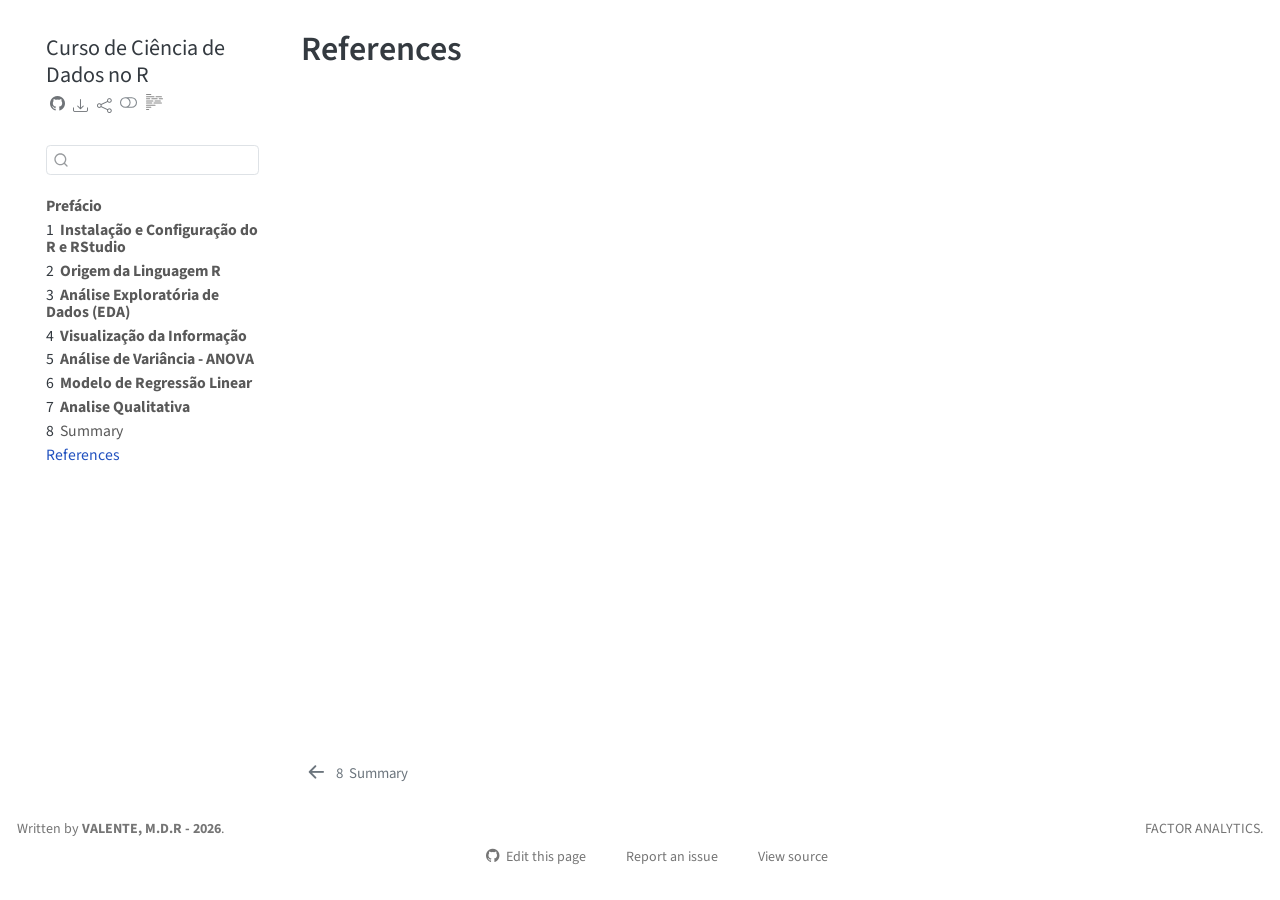
<file: docs/references.html>
<!DOCTYPE html>
<html xmlns="http://www.w3.org/1999/xhtml" lang="en" xml:lang="en"><head>

<meta charset="utf-8">
<meta name="generator" content="quarto-1.7.32">

<meta name="viewport" content="width=device-width, initial-scale=1.0, user-scalable=yes">


<title>References – Curso de Ciência de Dados no R</title>
<style>
code{white-space: pre-wrap;}
span.smallcaps{font-variant: small-caps;}
div.columns{display: flex; gap: min(4vw, 1.5em);}
div.column{flex: auto; overflow-x: auto;}
div.hanging-indent{margin-left: 1.5em; text-indent: -1.5em;}
ul.task-list{list-style: none;}
ul.task-list li input[type="checkbox"] {
  width: 0.8em;
  margin: 0 0.8em 0.2em -1em; /* quarto-specific, see https://github.com/quarto-dev/quarto-cli/issues/4556 */ 
  vertical-align: middle;
}
/* CSS for citations */
div.csl-bib-body { }
div.csl-entry {
  clear: both;
}
.hanging-indent div.csl-entry {
  margin-left:2em;
  text-indent:-2em;
}
div.csl-left-margin {
  min-width:2em;
  float:left;
}
div.csl-right-inline {
  margin-left:2em;
  padding-left:1em;
}
div.csl-indent {
  margin-left: 2em;
}</style>


<script src="site_libs/quarto-nav/quarto-nav.js"></script>
<script src="site_libs/quarto-nav/headroom.min.js"></script>
<script src="site_libs/clipboard/clipboard.min.js"></script>
<script src="site_libs/quarto-search/autocomplete.umd.js"></script>
<script src="site_libs/quarto-search/fuse.min.js"></script>
<script src="site_libs/quarto-search/quarto-search.js"></script>
<meta name="quarto:offset" content="./">
<link href="./summary.html" rel="prev">
<link href="./Fator_Analytics.png" rel="icon" type="image/png">
<script src="site_libs/quarto-html/quarto.js" type="module"></script>
<script src="site_libs/quarto-html/tabsets/tabsets.js" type="module"></script>
<script src="site_libs/quarto-html/popper.min.js"></script>
<script src="site_libs/quarto-html/tippy.umd.min.js"></script>
<script src="site_libs/quarto-html/anchor.min.js"></script>
<link href="site_libs/quarto-html/tippy.css" rel="stylesheet">
<link href="site_libs/quarto-html/quarto-syntax-highlighting-37eea08aefeeee20ff55810ff984fec1.css" rel="stylesheet" class="quarto-color-scheme" id="quarto-text-highlighting-styles">
<link href="site_libs/quarto-html/quarto-syntax-highlighting-dark-2fef5ea3f8957b3e4ecc936fc74692ca.css" rel="stylesheet" class="quarto-color-scheme quarto-color-alternate" id="quarto-text-highlighting-styles">
<link href="site_libs/quarto-html/quarto-syntax-highlighting-37eea08aefeeee20ff55810ff984fec1.css" rel="stylesheet" class="quarto-color-scheme-extra" id="quarto-text-highlighting-styles">
<script src="site_libs/bootstrap/bootstrap.min.js"></script>
<link href="site_libs/bootstrap/bootstrap-icons.css" rel="stylesheet">
<link href="site_libs/bootstrap/bootstrap-364982630eef5352dd1537128a8ed5cb.min.css" rel="stylesheet" append-hash="true" class="quarto-color-scheme" id="quarto-bootstrap" data-mode="light">
<link href="site_libs/bootstrap/bootstrap-dark-9ac4c4d7723caba69398381a32a42326.min.css" rel="stylesheet" append-hash="true" class="quarto-color-scheme quarto-color-alternate" id="quarto-bootstrap" data-mode="dark">
<link href="site_libs/bootstrap/bootstrap-364982630eef5352dd1537128a8ed5cb.min.css" rel="stylesheet" append-hash="true" class="quarto-color-scheme-extra" id="quarto-bootstrap" data-mode="light">
<script id="quarto-search-options" type="application/json">{
  "location": "sidebar",
  "copy-button": false,
  "collapse-after": 3,
  "panel-placement": "start",
  "type": "textbox",
  "limit": 50,
  "keyboard-shortcut": [
    "f",
    "/",
    "s"
  ],
  "show-item-context": false,
  "language": {
    "search-no-results-text": "No results",
    "search-matching-documents-text": "matching documents",
    "search-copy-link-title": "Copy link to search",
    "search-hide-matches-text": "Hide additional matches",
    "search-more-match-text": "more match in this document",
    "search-more-matches-text": "more matches in this document",
    "search-clear-button-title": "Clear",
    "search-text-placeholder": "",
    "search-detached-cancel-button-title": "Cancel",
    "search-submit-button-title": "Submit",
    "search-label": "Search"
  }
}</script>


</head>

<body class="nav-sidebar floating quarto-light"><script id="quarto-html-before-body" type="application/javascript">
    const toggleBodyColorMode = (bsSheetEl) => {
      const mode = bsSheetEl.getAttribute("data-mode");
      const bodyEl = window.document.querySelector("body");
      if (mode === "dark") {
        bodyEl.classList.add("quarto-dark");
        bodyEl.classList.remove("quarto-light");
      } else {
        bodyEl.classList.add("quarto-light");
        bodyEl.classList.remove("quarto-dark");
      }
    }
    const toggleBodyColorPrimary = () => {
      const bsSheetEl = window.document.querySelector("link#quarto-bootstrap:not([rel=disabled-stylesheet])");
      if (bsSheetEl) {
        toggleBodyColorMode(bsSheetEl);
      }
    }
    const setColorSchemeToggle = (alternate) => {
      const toggles = window.document.querySelectorAll('.quarto-color-scheme-toggle');
      for (let i=0; i < toggles.length; i++) {
        const toggle = toggles[i];
        if (toggle) {
          if (alternate) {
            toggle.classList.add("alternate");
          } else {
            toggle.classList.remove("alternate");
          }
        }
      }
    };
    const toggleColorMode = (alternate) => {
      // Switch the stylesheets
      const primaryStylesheets = window.document.querySelectorAll('link.quarto-color-scheme:not(.quarto-color-alternate)');
      const alternateStylesheets = window.document.querySelectorAll('link.quarto-color-scheme.quarto-color-alternate');
      manageTransitions('#quarto-margin-sidebar .nav-link', false);
      if (alternate) {
        // note: dark is layered on light, we don't disable primary!
        enableStylesheet(alternateStylesheets);
        for (const sheetNode of alternateStylesheets) {
          if (sheetNode.id === "quarto-bootstrap") {
            toggleBodyColorMode(sheetNode);
          }
        }
      } else {
        disableStylesheet(alternateStylesheets);
        enableStylesheet(primaryStylesheets)
        toggleBodyColorPrimary();
      }
      manageTransitions('#quarto-margin-sidebar .nav-link', true);
      // Switch the toggles
      setColorSchemeToggle(alternate)
      // Hack to workaround the fact that safari doesn't
      // properly recolor the scrollbar when toggling (#1455)
      if (navigator.userAgent.indexOf('Safari') > 0 && navigator.userAgent.indexOf('Chrome') == -1) {
        manageTransitions("body", false);
        window.scrollTo(0, 1);
        setTimeout(() => {
          window.scrollTo(0, 0);
          manageTransitions("body", true);
        }, 40);
      }
    }
    const disableStylesheet = (stylesheets) => {
      for (let i=0; i < stylesheets.length; i++) {
        const stylesheet = stylesheets[i];
        stylesheet.rel = 'disabled-stylesheet';
      }
    }
    const enableStylesheet = (stylesheets) => {
      for (let i=0; i < stylesheets.length; i++) {
        const stylesheet = stylesheets[i];
        if(stylesheet.rel !== 'stylesheet') { // for Chrome, which will still FOUC without this check
          stylesheet.rel = 'stylesheet';
        }
      }
    }
    const manageTransitions = (selector, allowTransitions) => {
      const els = window.document.querySelectorAll(selector);
      for (let i=0; i < els.length; i++) {
        const el = els[i];
        if (allowTransitions) {
          el.classList.remove('notransition');
        } else {
          el.classList.add('notransition');
        }
      }
    }
    const isFileUrl = () => {
      return window.location.protocol === 'file:';
    }
    const hasAlternateSentinel = () => {
      let styleSentinel = getColorSchemeSentinel();
      if (styleSentinel !== null) {
        return styleSentinel === "alternate";
      } else {
        return false;
      }
    }
    const setStyleSentinel = (alternate) => {
      const value = alternate ? "alternate" : "default";
      if (!isFileUrl()) {
        window.localStorage.setItem("quarto-color-scheme", value);
      } else {
        localAlternateSentinel = value;
      }
    }
    const getColorSchemeSentinel = () => {
      if (!isFileUrl()) {
        const storageValue = window.localStorage.getItem("quarto-color-scheme");
        return storageValue != null ? storageValue : localAlternateSentinel;
      } else {
        return localAlternateSentinel;
      }
    }
    const toggleGiscusIfUsed = (isAlternate, darkModeDefault) => {
      const baseTheme = document.querySelector('#giscus-base-theme')?.value ?? 'light';
      const alternateTheme = document.querySelector('#giscus-alt-theme')?.value ?? 'dark';
      let newTheme = '';
      if(authorPrefersDark) {
        newTheme = isAlternate ? baseTheme : alternateTheme;
      } else {
        newTheme = isAlternate ? alternateTheme : baseTheme;
      }
      const changeGiscusTheme = () => {
        // From: https://github.com/giscus/giscus/issues/336
        const sendMessage = (message) => {
          const iframe = document.querySelector('iframe.giscus-frame');
          if (!iframe) return;
          iframe.contentWindow.postMessage({ giscus: message }, 'https://giscus.app');
        }
        sendMessage({
          setConfig: {
            theme: newTheme
          }
        });
      }
      const isGiscussLoaded = window.document.querySelector('iframe.giscus-frame') !== null;
      if (isGiscussLoaded) {
        changeGiscusTheme();
      }
    };
    const authorPrefersDark = false;
    const darkModeDefault = authorPrefersDark;
      document.querySelector('link#quarto-text-highlighting-styles.quarto-color-scheme-extra').rel = 'disabled-stylesheet';
      document.querySelector('link#quarto-bootstrap.quarto-color-scheme-extra').rel = 'disabled-stylesheet';
    let localAlternateSentinel = darkModeDefault ? 'alternate' : 'default';
    // Dark / light mode switch
    window.quartoToggleColorScheme = () => {
      // Read the current dark / light value
      let toAlternate = !hasAlternateSentinel();
      toggleColorMode(toAlternate);
      setStyleSentinel(toAlternate);
      toggleGiscusIfUsed(toAlternate, darkModeDefault);
      window.dispatchEvent(new Event('resize'));
    };
    // Switch to dark mode if need be
    if (hasAlternateSentinel()) {
      toggleColorMode(true);
    } else {
      toggleColorMode(false);
    }
  </script>

<div id="quarto-search-results"></div>
  <header id="quarto-header" class="headroom fixed-top">
  <nav class="quarto-secondary-nav">
    <div class="container-fluid d-flex">
      <button type="button" class="quarto-btn-toggle btn" data-bs-toggle="collapse" role="button" data-bs-target=".quarto-sidebar-collapse-item" aria-controls="quarto-sidebar" aria-expanded="false" aria-label="Toggle sidebar navigation" onclick="if (window.quartoToggleHeadroom) { window.quartoToggleHeadroom(); }">
        <i class="bi bi-layout-text-sidebar-reverse"></i>
      </button>
        <nav class="quarto-page-breadcrumbs" aria-label="breadcrumb"><ol class="breadcrumb"><li class="breadcrumb-item"><a href="./references.html">References</a></li></ol></nav>
        <a class="flex-grow-1" role="navigation" data-bs-toggle="collapse" data-bs-target=".quarto-sidebar-collapse-item" aria-controls="quarto-sidebar" aria-expanded="false" aria-label="Toggle sidebar navigation" onclick="if (window.quartoToggleHeadroom) { window.quartoToggleHeadroom(); }">      
        </a>
      <button type="button" class="btn quarto-search-button" aria-label="Search" onclick="window.quartoOpenSearch();">
        <i class="bi bi-search"></i>
      </button>
    </div>
  </nav>
</header>
<!-- content -->
<div id="quarto-content" class="quarto-container page-columns page-rows-contents page-layout-article">
<!-- sidebar -->
  <nav id="quarto-sidebar" class="sidebar collapse collapse-horizontal quarto-sidebar-collapse-item sidebar-navigation floating overflow-auto">
    <div class="pt-lg-2 mt-2 text-left sidebar-header">
    <div class="sidebar-title mb-0 py-0">
      <a href="./">Curso de Ciência de Dados no R</a> 
        <div class="sidebar-tools-main tools-wide">
    <a href="https://github.com/MarioDhiego/tree/main/book/" title="Source Code" class="quarto-navigation-tool px-1" aria-label="Source Code"><i class="bi bi-github"></i></a>
    <div class="dropdown">
      <a href="" title="Download" id="quarto-navigation-tool-dropdown-0" class="quarto-navigation-tool dropdown-toggle px-1" data-bs-toggle="dropdown" aria-expanded="false" role="link" aria-label="Download"><i class="bi bi-download"></i></a>
      <ul class="dropdown-menu" aria-labelledby="quarto-navigation-tool-dropdown-0">
          <li>
            <a class="dropdown-item sidebar-tools-main-item" href="./Curso-de-Ciência-de-Dados-no-R.pdf">
              <i class="bi bi-file-pdf pe-1"></i>
            Download PDF
            </a>
          </li>
          <li>
            <a class="dropdown-item sidebar-tools-main-item" href="./Curso-de-Ciência-de-Dados-no-R.docx">
              <i class="bi bi-file-word pe-1"></i>
            Download Docx
            </a>
          </li>
      </ul>
    </div>
    <div class="dropdown">
      <a href="" title="Share" id="quarto-navigation-tool-dropdown-1" class="quarto-navigation-tool dropdown-toggle px-1" data-bs-toggle="dropdown" aria-expanded="false" role="link" aria-label="Share"><i class="bi bi-share"></i></a>
      <ul class="dropdown-menu" aria-labelledby="quarto-navigation-tool-dropdown-1">
          <li>
            <a class="dropdown-item sidebar-tools-main-item" href="https://twitter.com/intent/tweet?url=|url|">
              <i class="bi bi-twitter pe-1"></i>
            Twitter
            </a>
          </li>
          <li>
            <a class="dropdown-item sidebar-tools-main-item" href="https://www.linkedin.com/sharing/share-offsite/?url=|url|">
              <i class="bi bi-linkedin pe-1"></i>
            LinkedIn
            </a>
          </li>
      </ul>
    </div>
  <a href="" class="quarto-color-scheme-toggle quarto-navigation-tool  px-1" onclick="window.quartoToggleColorScheme(); return false;" title="Toggle dark mode"><i class="bi"></i></a>
  <a href="" class="quarto-reader-toggle quarto-navigation-tool px-1" onclick="window.quartoToggleReader(); return false;" title="Toggle reader mode">
  <div class="quarto-reader-toggle-btn">
  <i class="bi"></i>
  </div>
</a>
</div>
    </div>
      </div>
        <div class="mt-2 flex-shrink-0 align-items-center">
        <div class="sidebar-search">
        <div id="quarto-search" class="" title="Search"></div>
        </div>
        </div>
    <div class="sidebar-menu-container"> 
    <ul class="list-unstyled mt-1">
        <li class="sidebar-item">
  <div class="sidebar-item-container"> 
  <a href="./index.html" class="sidebar-item-text sidebar-link">
 <span class="menu-text"><strong>Prefácio</strong></span></a>
  </div>
</li>
        <li class="sidebar-item">
  <div class="sidebar-item-container"> 
  <a href="./instalacao1.html" class="sidebar-item-text sidebar-link">
 <span class="menu-text"><span class="chapter-number">1</span>&nbsp; <span class="chapter-title"><strong>Instalação e Configuração do R e RStudio</strong></span></span></a>
  </div>
</li>
        <li class="sidebar-item">
  <div class="sidebar-item-container"> 
  <a href="./intro.html" class="sidebar-item-text sidebar-link">
 <span class="menu-text"><span class="chapter-number">2</span>&nbsp; <span class="chapter-title"><strong>Origem da Linguagem R</strong></span></span></a>
  </div>
</li>
        <li class="sidebar-item">
  <div class="sidebar-item-container"> 
  <a href="./cap1.html" class="sidebar-item-text sidebar-link">
 <span class="menu-text"><span class="chapter-number">3</span>&nbsp; <span class="chapter-title"><strong>Análise Exploratória de Dados (EDA)</strong></span></span></a>
  </div>
</li>
        <li class="sidebar-item">
  <div class="sidebar-item-container"> 
  <a href="./cap2.html" class="sidebar-item-text sidebar-link">
 <span class="menu-text"><span class="chapter-number">4</span>&nbsp; <span class="chapter-title"><strong>Visualização da Informação</strong></span></span></a>
  </div>
</li>
        <li class="sidebar-item">
  <div class="sidebar-item-container"> 
  <a href="./cap3.html" class="sidebar-item-text sidebar-link">
 <span class="menu-text"><span class="chapter-number">5</span>&nbsp; <span class="chapter-title"><strong>Análise de Variância - ANOVA</strong></span></span></a>
  </div>
</li>
        <li class="sidebar-item">
  <div class="sidebar-item-container"> 
  <a href="./cap4.html" class="sidebar-item-text sidebar-link">
 <span class="menu-text"><span class="chapter-number">6</span>&nbsp; <span class="chapter-title"><strong>Modelo de Regressão Linear</strong></span></span></a>
  </div>
</li>
        <li class="sidebar-item">
  <div class="sidebar-item-container"> 
  <a href="./cap5.html" class="sidebar-item-text sidebar-link">
 <span class="menu-text"><span class="chapter-number">7</span>&nbsp; <span class="chapter-title"><strong>Analise Qualitativa</strong></span></span></a>
  </div>
</li>
        <li class="sidebar-item">
  <div class="sidebar-item-container"> 
  <a href="./summary.html" class="sidebar-item-text sidebar-link">
 <span class="menu-text"><span class="chapter-number">8</span>&nbsp; <span class="chapter-title">Summary</span></span></a>
  </div>
</li>
        <li class="sidebar-item">
  <div class="sidebar-item-container"> 
  <a href="./references.html" class="sidebar-item-text sidebar-link active">
 <span class="menu-text">References</span></a>
  </div>
</li>
    </ul>
    </div>
</nav>
<div id="quarto-sidebar-glass" class="quarto-sidebar-collapse-item" data-bs-toggle="collapse" data-bs-target=".quarto-sidebar-collapse-item"></div>
<!-- margin-sidebar -->
    <div id="quarto-margin-sidebar" class="sidebar margin-sidebar zindex-bottom">
        
    </div>
<!-- main -->
<main class="content" id="quarto-document-content">


<header id="title-block-header" class="quarto-title-block default">
<div class="quarto-title">
<h1 class="title">References</h1>
</div>



<div class="quarto-title-meta">

    
  
    
  </div>
  


</header>


<div id="refs" role="list" style="display: none">

</div>



</main> <!-- /main -->
<script id="quarto-html-after-body" type="application/javascript">
  window.document.addEventListener("DOMContentLoaded", function (event) {
    // Ensure there is a toggle, if there isn't float one in the top right
    if (window.document.querySelector('.quarto-color-scheme-toggle') === null) {
      const a = window.document.createElement('a');
      a.classList.add('top-right');
      a.classList.add('quarto-color-scheme-toggle');
      a.href = "";
      a.onclick = function() { try { window.quartoToggleColorScheme(); } catch {} return false; };
      const i = window.document.createElement("i");
      i.classList.add('bi');
      a.appendChild(i);
      window.document.body.appendChild(a);
    }
    setColorSchemeToggle(hasAlternateSentinel())
    const icon = "";
    const anchorJS = new window.AnchorJS();
    anchorJS.options = {
      placement: 'right',
      icon: icon
    };
    anchorJS.add('.anchored');
    const isCodeAnnotation = (el) => {
      for (const clz of el.classList) {
        if (clz.startsWith('code-annotation-')) {                     
          return true;
        }
      }
      return false;
    }
    const onCopySuccess = function(e) {
      // button target
      const button = e.trigger;
      // don't keep focus
      button.blur();
      // flash "checked"
      button.classList.add('code-copy-button-checked');
      var currentTitle = button.getAttribute("title");
      button.setAttribute("title", "Copied!");
      let tooltip;
      if (window.bootstrap) {
        button.setAttribute("data-bs-toggle", "tooltip");
        button.setAttribute("data-bs-placement", "left");
        button.setAttribute("data-bs-title", "Copied!");
        tooltip = new bootstrap.Tooltip(button, 
          { trigger: "manual", 
            customClass: "code-copy-button-tooltip",
            offset: [0, -8]});
        tooltip.show();    
      }
      setTimeout(function() {
        if (tooltip) {
          tooltip.hide();
          button.removeAttribute("data-bs-title");
          button.removeAttribute("data-bs-toggle");
          button.removeAttribute("data-bs-placement");
        }
        button.setAttribute("title", currentTitle);
        button.classList.remove('code-copy-button-checked');
      }, 1000);
      // clear code selection
      e.clearSelection();
    }
    const getTextToCopy = function(trigger) {
        const codeEl = trigger.previousElementSibling.cloneNode(true);
        for (const childEl of codeEl.children) {
          if (isCodeAnnotation(childEl)) {
            childEl.remove();
          }
        }
        return codeEl.innerText;
    }
    const clipboard = new window.ClipboardJS('.code-copy-button:not([data-in-quarto-modal])', {
      text: getTextToCopy
    });
    clipboard.on('success', onCopySuccess);
    if (window.document.getElementById('quarto-embedded-source-code-modal')) {
      const clipboardModal = new window.ClipboardJS('.code-copy-button[data-in-quarto-modal]', {
        text: getTextToCopy,
        container: window.document.getElementById('quarto-embedded-source-code-modal')
      });
      clipboardModal.on('success', onCopySuccess);
    }
      var localhostRegex = new RegExp(/^(?:http|https):\/\/localhost\:?[0-9]*\//);
      var mailtoRegex = new RegExp(/^mailto:/);
        var filterRegex = new RegExp('/' + window.location.host + '/');
      var isInternal = (href) => {
          return filterRegex.test(href) || localhostRegex.test(href) || mailtoRegex.test(href);
      }
      // Inspect non-navigation links and adorn them if external
     var links = window.document.querySelectorAll('a[href]:not(.nav-link):not(.navbar-brand):not(.toc-action):not(.sidebar-link):not(.sidebar-item-toggle):not(.pagination-link):not(.no-external):not([aria-hidden]):not(.dropdown-item):not(.quarto-navigation-tool):not(.about-link)');
      for (var i=0; i<links.length; i++) {
        const link = links[i];
        if (!isInternal(link.href)) {
          // undo the damage that might have been done by quarto-nav.js in the case of
          // links that we want to consider external
          if (link.dataset.originalHref !== undefined) {
            link.href = link.dataset.originalHref;
          }
        }
      }
    function tippyHover(el, contentFn, onTriggerFn, onUntriggerFn) {
      const config = {
        allowHTML: true,
        maxWidth: 500,
        delay: 100,
        arrow: false,
        appendTo: function(el) {
            return el.parentElement;
        },
        interactive: true,
        interactiveBorder: 10,
        theme: 'quarto',
        placement: 'bottom-start',
      };
      if (contentFn) {
        config.content = contentFn;
      }
      if (onTriggerFn) {
        config.onTrigger = onTriggerFn;
      }
      if (onUntriggerFn) {
        config.onUntrigger = onUntriggerFn;
      }
      window.tippy(el, config); 
    }
    const noterefs = window.document.querySelectorAll('a[role="doc-noteref"]');
    for (var i=0; i<noterefs.length; i++) {
      const ref = noterefs[i];
      tippyHover(ref, function() {
        // use id or data attribute instead here
        let href = ref.getAttribute('data-footnote-href') || ref.getAttribute('href');
        try { href = new URL(href).hash; } catch {}
        const id = href.replace(/^#\/?/, "");
        const note = window.document.getElementById(id);
        if (note) {
          return note.innerHTML;
        } else {
          return "";
        }
      });
    }
    const xrefs = window.document.querySelectorAll('a.quarto-xref');
    const processXRef = (id, note) => {
      // Strip column container classes
      const stripColumnClz = (el) => {
        el.classList.remove("page-full", "page-columns");
        if (el.children) {
          for (const child of el.children) {
            stripColumnClz(child);
          }
        }
      }
      stripColumnClz(note)
      if (id === null || id.startsWith('sec-')) {
        // Special case sections, only their first couple elements
        const container = document.createElement("div");
        if (note.children && note.children.length > 2) {
          container.appendChild(note.children[0].cloneNode(true));
          for (let i = 1; i < note.children.length; i++) {
            const child = note.children[i];
            if (child.tagName === "P" && child.innerText === "") {
              continue;
            } else {
              container.appendChild(child.cloneNode(true));
              break;
            }
          }
          if (window.Quarto?.typesetMath) {
            window.Quarto.typesetMath(container);
          }
          return container.innerHTML
        } else {
          if (window.Quarto?.typesetMath) {
            window.Quarto.typesetMath(note);
          }
          return note.innerHTML;
        }
      } else {
        // Remove any anchor links if they are present
        const anchorLink = note.querySelector('a.anchorjs-link');
        if (anchorLink) {
          anchorLink.remove();
        }
        if (window.Quarto?.typesetMath) {
          window.Quarto.typesetMath(note);
        }
        if (note.classList.contains("callout")) {
          return note.outerHTML;
        } else {
          return note.innerHTML;
        }
      }
    }
    for (var i=0; i<xrefs.length; i++) {
      const xref = xrefs[i];
      tippyHover(xref, undefined, function(instance) {
        instance.disable();
        let url = xref.getAttribute('href');
        let hash = undefined; 
        if (url.startsWith('#')) {
          hash = url;
        } else {
          try { hash = new URL(url).hash; } catch {}
        }
        if (hash) {
          const id = hash.replace(/^#\/?/, "");
          const note = window.document.getElementById(id);
          if (note !== null) {
            try {
              const html = processXRef(id, note.cloneNode(true));
              instance.setContent(html);
            } finally {
              instance.enable();
              instance.show();
            }
          } else {
            // See if we can fetch this
            fetch(url.split('#')[0])
            .then(res => res.text())
            .then(html => {
              const parser = new DOMParser();
              const htmlDoc = parser.parseFromString(html, "text/html");
              const note = htmlDoc.getElementById(id);
              if (note !== null) {
                const html = processXRef(id, note);
                instance.setContent(html);
              } 
            }).finally(() => {
              instance.enable();
              instance.show();
            });
          }
        } else {
          // See if we can fetch a full url (with no hash to target)
          // This is a special case and we should probably do some content thinning / targeting
          fetch(url)
          .then(res => res.text())
          .then(html => {
            const parser = new DOMParser();
            const htmlDoc = parser.parseFromString(html, "text/html");
            const note = htmlDoc.querySelector('main.content');
            if (note !== null) {
              // This should only happen for chapter cross references
              // (since there is no id in the URL)
              // remove the first header
              if (note.children.length > 0 && note.children[0].tagName === "HEADER") {
                note.children[0].remove();
              }
              const html = processXRef(null, note);
              instance.setContent(html);
            } 
          }).finally(() => {
            instance.enable();
            instance.show();
          });
        }
      }, function(instance) {
      });
    }
        let selectedAnnoteEl;
        const selectorForAnnotation = ( cell, annotation) => {
          let cellAttr = 'data-code-cell="' + cell + '"';
          let lineAttr = 'data-code-annotation="' +  annotation + '"';
          const selector = 'span[' + cellAttr + '][' + lineAttr + ']';
          return selector;
        }
        const selectCodeLines = (annoteEl) => {
          const doc = window.document;
          const targetCell = annoteEl.getAttribute("data-target-cell");
          const targetAnnotation = annoteEl.getAttribute("data-target-annotation");
          const annoteSpan = window.document.querySelector(selectorForAnnotation(targetCell, targetAnnotation));
          const lines = annoteSpan.getAttribute("data-code-lines").split(",");
          const lineIds = lines.map((line) => {
            return targetCell + "-" + line;
          })
          let top = null;
          let height = null;
          let parent = null;
          if (lineIds.length > 0) {
              //compute the position of the single el (top and bottom and make a div)
              const el = window.document.getElementById(lineIds[0]);
              top = el.offsetTop;
              height = el.offsetHeight;
              parent = el.parentElement.parentElement;
            if (lineIds.length > 1) {
              const lastEl = window.document.getElementById(lineIds[lineIds.length - 1]);
              const bottom = lastEl.offsetTop + lastEl.offsetHeight;
              height = bottom - top;
            }
            if (top !== null && height !== null && parent !== null) {
              // cook up a div (if necessary) and position it 
              let div = window.document.getElementById("code-annotation-line-highlight");
              if (div === null) {
                div = window.document.createElement("div");
                div.setAttribute("id", "code-annotation-line-highlight");
                div.style.position = 'absolute';
                parent.appendChild(div);
              }
              div.style.top = top - 2 + "px";
              div.style.height = height + 4 + "px";
              div.style.left = 0;
              let gutterDiv = window.document.getElementById("code-annotation-line-highlight-gutter");
              if (gutterDiv === null) {
                gutterDiv = window.document.createElement("div");
                gutterDiv.setAttribute("id", "code-annotation-line-highlight-gutter");
                gutterDiv.style.position = 'absolute';
                const codeCell = window.document.getElementById(targetCell);
                const gutter = codeCell.querySelector('.code-annotation-gutter');
                gutter.appendChild(gutterDiv);
              }
              gutterDiv.style.top = top - 2 + "px";
              gutterDiv.style.height = height + 4 + "px";
            }
            selectedAnnoteEl = annoteEl;
          }
        };
        const unselectCodeLines = () => {
          const elementsIds = ["code-annotation-line-highlight", "code-annotation-line-highlight-gutter"];
          elementsIds.forEach((elId) => {
            const div = window.document.getElementById(elId);
            if (div) {
              div.remove();
            }
          });
          selectedAnnoteEl = undefined;
        };
          // Handle positioning of the toggle
      window.addEventListener(
        "resize",
        throttle(() => {
          elRect = undefined;
          if (selectedAnnoteEl) {
            selectCodeLines(selectedAnnoteEl);
          }
        }, 10)
      );
      function throttle(fn, ms) {
      let throttle = false;
      let timer;
        return (...args) => {
          if(!throttle) { // first call gets through
              fn.apply(this, args);
              throttle = true;
          } else { // all the others get throttled
              if(timer) clearTimeout(timer); // cancel #2
              timer = setTimeout(() => {
                fn.apply(this, args);
                timer = throttle = false;
              }, ms);
          }
        };
      }
        // Attach click handler to the DT
        const annoteDls = window.document.querySelectorAll('dt[data-target-cell]');
        for (const annoteDlNode of annoteDls) {
          annoteDlNode.addEventListener('click', (event) => {
            const clickedEl = event.target;
            if (clickedEl !== selectedAnnoteEl) {
              unselectCodeLines();
              const activeEl = window.document.querySelector('dt[data-target-cell].code-annotation-active');
              if (activeEl) {
                activeEl.classList.remove('code-annotation-active');
              }
              selectCodeLines(clickedEl);
              clickedEl.classList.add('code-annotation-active');
            } else {
              // Unselect the line
              unselectCodeLines();
              clickedEl.classList.remove('code-annotation-active');
            }
          });
        }
    const findCites = (el) => {
      const parentEl = el.parentElement;
      if (parentEl) {
        const cites = parentEl.dataset.cites;
        if (cites) {
          return {
            el,
            cites: cites.split(' ')
          };
        } else {
          return findCites(el.parentElement)
        }
      } else {
        return undefined;
      }
    };
    var bibliorefs = window.document.querySelectorAll('a[role="doc-biblioref"]');
    for (var i=0; i<bibliorefs.length; i++) {
      const ref = bibliorefs[i];
      const citeInfo = findCites(ref);
      if (citeInfo) {
        tippyHover(citeInfo.el, function() {
          var popup = window.document.createElement('div');
          citeInfo.cites.forEach(function(cite) {
            var citeDiv = window.document.createElement('div');
            citeDiv.classList.add('hanging-indent');
            citeDiv.classList.add('csl-entry');
            var biblioDiv = window.document.getElementById('ref-' + cite);
            if (biblioDiv) {
              citeDiv.innerHTML = biblioDiv.innerHTML;
            }
            popup.appendChild(citeDiv);
          });
          return popup.innerHTML;
        });
      }
    }
  });
  </script>
<nav class="page-navigation">
  <div class="nav-page nav-page-previous">
      <a href="./summary.html" class="pagination-link" aria-label="Summary">
        <i class="bi bi-arrow-left-short"></i> <span class="nav-page-text"><span class="chapter-number">8</span>&nbsp; <span class="chapter-title">Summary</span></span>
      </a>          
  </div>
  <div class="nav-page nav-page-next">
  </div>
</nav>
</div> <!-- /content -->
<footer class="footer">
  <div class="nav-footer">
    <div class="nav-footer-left">
<p>Written by <strong>VALENTE, M.D.R - 2026</strong>.</p>
</div>   
    <div class="nav-footer-center">
      &nbsp;
    <div class="toc-actions"><ul><li><a href="https://github.com/MarioDhiego/edit/main/book/references.qmd" class="toc-action"><i class="bi bi-github"></i>Edit this page</a></li><li><a href="https://github.com/MarioDhiego/issues/new" class="toc-action"><i class="bi empty"></i>Report an issue</a></li><li><a href="https://github.com/MarioDhiego/blob/main/book/references.qmd" class="toc-action"><i class="bi empty"></i>View source</a></li></ul></div></div>
    <div class="nav-footer-right">
<p>FACTOR ANALYTICS.</p>
</div>
  </div>
</footer>




</body></html>
</file>
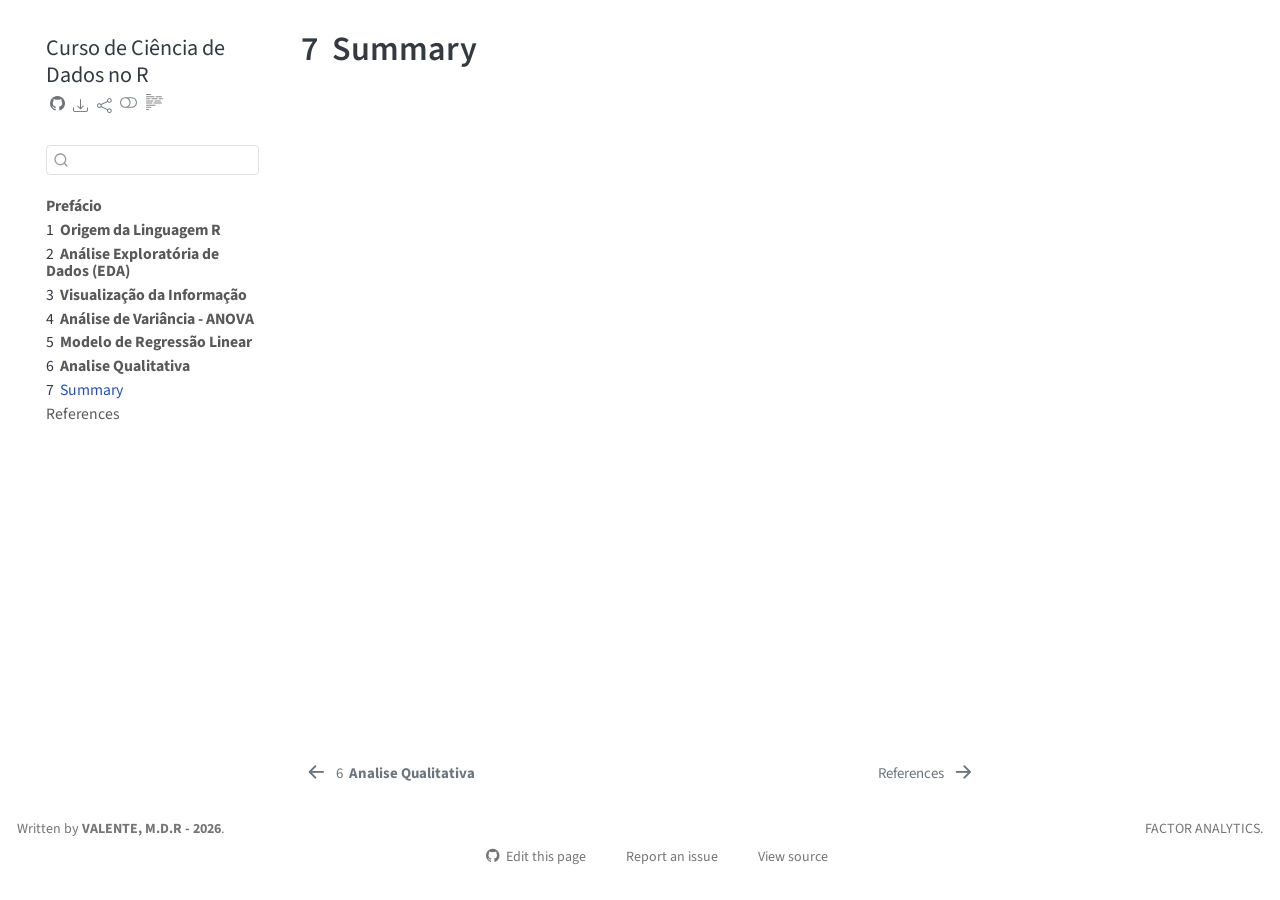
<file: docs/summary.html>
<!DOCTYPE html>
<html xmlns="http://www.w3.org/1999/xhtml" lang="en" xml:lang="en"><head>

<meta charset="utf-8">
<meta name="generator" content="quarto-1.7.32">

<meta name="viewport" content="width=device-width, initial-scale=1.0, user-scalable=yes">


<title>7&nbsp; Summary – Curso de Ciência de Dados no R</title>
<style>
code{white-space: pre-wrap;}
span.smallcaps{font-variant: small-caps;}
div.columns{display: flex; gap: min(4vw, 1.5em);}
div.column{flex: auto; overflow-x: auto;}
div.hanging-indent{margin-left: 1.5em; text-indent: -1.5em;}
ul.task-list{list-style: none;}
ul.task-list li input[type="checkbox"] {
  width: 0.8em;
  margin: 0 0.8em 0.2em -1em; /* quarto-specific, see https://github.com/quarto-dev/quarto-cli/issues/4556 */ 
  vertical-align: middle;
}
</style>


<script src="site_libs/quarto-nav/quarto-nav.js"></script>
<script src="site_libs/quarto-nav/headroom.min.js"></script>
<script src="site_libs/clipboard/clipboard.min.js"></script>
<script src="site_libs/quarto-search/autocomplete.umd.js"></script>
<script src="site_libs/quarto-search/fuse.min.js"></script>
<script src="site_libs/quarto-search/quarto-search.js"></script>
<meta name="quarto:offset" content="./">
<link href="./references.html" rel="next">
<link href="./cap5.html" rel="prev">
<link href="./Fator_Analytics.png" rel="icon" type="image/png">
<script src="site_libs/quarto-html/quarto.js" type="module"></script>
<script src="site_libs/quarto-html/tabsets/tabsets.js" type="module"></script>
<script src="site_libs/quarto-html/popper.min.js"></script>
<script src="site_libs/quarto-html/tippy.umd.min.js"></script>
<script src="site_libs/quarto-html/anchor.min.js"></script>
<link href="site_libs/quarto-html/tippy.css" rel="stylesheet">
<link href="site_libs/quarto-html/quarto-syntax-highlighting-37eea08aefeeee20ff55810ff984fec1.css" rel="stylesheet" class="quarto-color-scheme" id="quarto-text-highlighting-styles">
<link href="site_libs/quarto-html/quarto-syntax-highlighting-dark-2fef5ea3f8957b3e4ecc936fc74692ca.css" rel="stylesheet" class="quarto-color-scheme quarto-color-alternate" id="quarto-text-highlighting-styles">
<link href="site_libs/quarto-html/quarto-syntax-highlighting-37eea08aefeeee20ff55810ff984fec1.css" rel="stylesheet" class="quarto-color-scheme-extra" id="quarto-text-highlighting-styles">
<script src="site_libs/bootstrap/bootstrap.min.js"></script>
<link href="site_libs/bootstrap/bootstrap-icons.css" rel="stylesheet">
<link href="site_libs/bootstrap/bootstrap-364982630eef5352dd1537128a8ed5cb.min.css" rel="stylesheet" append-hash="true" class="quarto-color-scheme" id="quarto-bootstrap" data-mode="light">
<link href="site_libs/bootstrap/bootstrap-dark-9ac4c4d7723caba69398381a32a42326.min.css" rel="stylesheet" append-hash="true" class="quarto-color-scheme quarto-color-alternate" id="quarto-bootstrap" data-mode="dark">
<link href="site_libs/bootstrap/bootstrap-364982630eef5352dd1537128a8ed5cb.min.css" rel="stylesheet" append-hash="true" class="quarto-color-scheme-extra" id="quarto-bootstrap" data-mode="light">
<script id="quarto-search-options" type="application/json">{
  "location": "sidebar",
  "copy-button": false,
  "collapse-after": 3,
  "panel-placement": "start",
  "type": "textbox",
  "limit": 50,
  "keyboard-shortcut": [
    "f",
    "/",
    "s"
  ],
  "show-item-context": false,
  "language": {
    "search-no-results-text": "No results",
    "search-matching-documents-text": "matching documents",
    "search-copy-link-title": "Copy link to search",
    "search-hide-matches-text": "Hide additional matches",
    "search-more-match-text": "more match in this document",
    "search-more-matches-text": "more matches in this document",
    "search-clear-button-title": "Clear",
    "search-text-placeholder": "",
    "search-detached-cancel-button-title": "Cancel",
    "search-submit-button-title": "Submit",
    "search-label": "Search"
  }
}</script>


</head>

<body class="nav-sidebar floating quarto-light"><script id="quarto-html-before-body" type="application/javascript">
    const toggleBodyColorMode = (bsSheetEl) => {
      const mode = bsSheetEl.getAttribute("data-mode");
      const bodyEl = window.document.querySelector("body");
      if (mode === "dark") {
        bodyEl.classList.add("quarto-dark");
        bodyEl.classList.remove("quarto-light");
      } else {
        bodyEl.classList.add("quarto-light");
        bodyEl.classList.remove("quarto-dark");
      }
    }
    const toggleBodyColorPrimary = () => {
      const bsSheetEl = window.document.querySelector("link#quarto-bootstrap:not([rel=disabled-stylesheet])");
      if (bsSheetEl) {
        toggleBodyColorMode(bsSheetEl);
      }
    }
    const setColorSchemeToggle = (alternate) => {
      const toggles = window.document.querySelectorAll('.quarto-color-scheme-toggle');
      for (let i=0; i < toggles.length; i++) {
        const toggle = toggles[i];
        if (toggle) {
          if (alternate) {
            toggle.classList.add("alternate");
          } else {
            toggle.classList.remove("alternate");
          }
        }
      }
    };
    const toggleColorMode = (alternate) => {
      // Switch the stylesheets
      const primaryStylesheets = window.document.querySelectorAll('link.quarto-color-scheme:not(.quarto-color-alternate)');
      const alternateStylesheets = window.document.querySelectorAll('link.quarto-color-scheme.quarto-color-alternate');
      manageTransitions('#quarto-margin-sidebar .nav-link', false);
      if (alternate) {
        // note: dark is layered on light, we don't disable primary!
        enableStylesheet(alternateStylesheets);
        for (const sheetNode of alternateStylesheets) {
          if (sheetNode.id === "quarto-bootstrap") {
            toggleBodyColorMode(sheetNode);
          }
        }
      } else {
        disableStylesheet(alternateStylesheets);
        enableStylesheet(primaryStylesheets)
        toggleBodyColorPrimary();
      }
      manageTransitions('#quarto-margin-sidebar .nav-link', true);
      // Switch the toggles
      setColorSchemeToggle(alternate)
      // Hack to workaround the fact that safari doesn't
      // properly recolor the scrollbar when toggling (#1455)
      if (navigator.userAgent.indexOf('Safari') > 0 && navigator.userAgent.indexOf('Chrome') == -1) {
        manageTransitions("body", false);
        window.scrollTo(0, 1);
        setTimeout(() => {
          window.scrollTo(0, 0);
          manageTransitions("body", true);
        }, 40);
      }
    }
    const disableStylesheet = (stylesheets) => {
      for (let i=0; i < stylesheets.length; i++) {
        const stylesheet = stylesheets[i];
        stylesheet.rel = 'disabled-stylesheet';
      }
    }
    const enableStylesheet = (stylesheets) => {
      for (let i=0; i < stylesheets.length; i++) {
        const stylesheet = stylesheets[i];
        if(stylesheet.rel !== 'stylesheet') { // for Chrome, which will still FOUC without this check
          stylesheet.rel = 'stylesheet';
        }
      }
    }
    const manageTransitions = (selector, allowTransitions) => {
      const els = window.document.querySelectorAll(selector);
      for (let i=0; i < els.length; i++) {
        const el = els[i];
        if (allowTransitions) {
          el.classList.remove('notransition');
        } else {
          el.classList.add('notransition');
        }
      }
    }
    const isFileUrl = () => {
      return window.location.protocol === 'file:';
    }
    const hasAlternateSentinel = () => {
      let styleSentinel = getColorSchemeSentinel();
      if (styleSentinel !== null) {
        return styleSentinel === "alternate";
      } else {
        return false;
      }
    }
    const setStyleSentinel = (alternate) => {
      const value = alternate ? "alternate" : "default";
      if (!isFileUrl()) {
        window.localStorage.setItem("quarto-color-scheme", value);
      } else {
        localAlternateSentinel = value;
      }
    }
    const getColorSchemeSentinel = () => {
      if (!isFileUrl()) {
        const storageValue = window.localStorage.getItem("quarto-color-scheme");
        return storageValue != null ? storageValue : localAlternateSentinel;
      } else {
        return localAlternateSentinel;
      }
    }
    const toggleGiscusIfUsed = (isAlternate, darkModeDefault) => {
      const baseTheme = document.querySelector('#giscus-base-theme')?.value ?? 'light';
      const alternateTheme = document.querySelector('#giscus-alt-theme')?.value ?? 'dark';
      let newTheme = '';
      if(authorPrefersDark) {
        newTheme = isAlternate ? baseTheme : alternateTheme;
      } else {
        newTheme = isAlternate ? alternateTheme : baseTheme;
      }
      const changeGiscusTheme = () => {
        // From: https://github.com/giscus/giscus/issues/336
        const sendMessage = (message) => {
          const iframe = document.querySelector('iframe.giscus-frame');
          if (!iframe) return;
          iframe.contentWindow.postMessage({ giscus: message }, 'https://giscus.app');
        }
        sendMessage({
          setConfig: {
            theme: newTheme
          }
        });
      }
      const isGiscussLoaded = window.document.querySelector('iframe.giscus-frame') !== null;
      if (isGiscussLoaded) {
        changeGiscusTheme();
      }
    };
    const authorPrefersDark = false;
    const darkModeDefault = authorPrefersDark;
      document.querySelector('link#quarto-text-highlighting-styles.quarto-color-scheme-extra').rel = 'disabled-stylesheet';
      document.querySelector('link#quarto-bootstrap.quarto-color-scheme-extra').rel = 'disabled-stylesheet';
    let localAlternateSentinel = darkModeDefault ? 'alternate' : 'default';
    // Dark / light mode switch
    window.quartoToggleColorScheme = () => {
      // Read the current dark / light value
      let toAlternate = !hasAlternateSentinel();
      toggleColorMode(toAlternate);
      setStyleSentinel(toAlternate);
      toggleGiscusIfUsed(toAlternate, darkModeDefault);
      window.dispatchEvent(new Event('resize'));
    };
    // Switch to dark mode if need be
    if (hasAlternateSentinel()) {
      toggleColorMode(true);
    } else {
      toggleColorMode(false);
    }
  </script>

<div id="quarto-search-results"></div>
  <header id="quarto-header" class="headroom fixed-top">
  <nav class="quarto-secondary-nav">
    <div class="container-fluid d-flex">
      <button type="button" class="quarto-btn-toggle btn" data-bs-toggle="collapse" role="button" data-bs-target=".quarto-sidebar-collapse-item" aria-controls="quarto-sidebar" aria-expanded="false" aria-label="Toggle sidebar navigation" onclick="if (window.quartoToggleHeadroom) { window.quartoToggleHeadroom(); }">
        <i class="bi bi-layout-text-sidebar-reverse"></i>
      </button>
        <nav class="quarto-page-breadcrumbs" aria-label="breadcrumb"><ol class="breadcrumb"><li class="breadcrumb-item"><a href="./summary.html"><span class="chapter-number">7</span>&nbsp; <span class="chapter-title">Summary</span></a></li></ol></nav>
        <a class="flex-grow-1" role="navigation" data-bs-toggle="collapse" data-bs-target=".quarto-sidebar-collapse-item" aria-controls="quarto-sidebar" aria-expanded="false" aria-label="Toggle sidebar navigation" onclick="if (window.quartoToggleHeadroom) { window.quartoToggleHeadroom(); }">      
        </a>
      <button type="button" class="btn quarto-search-button" aria-label="Search" onclick="window.quartoOpenSearch();">
        <i class="bi bi-search"></i>
      </button>
    </div>
  </nav>
</header>
<!-- content -->
<div id="quarto-content" class="quarto-container page-columns page-rows-contents page-layout-article">
<!-- sidebar -->
  <nav id="quarto-sidebar" class="sidebar collapse collapse-horizontal quarto-sidebar-collapse-item sidebar-navigation floating overflow-auto">
    <div class="pt-lg-2 mt-2 text-left sidebar-header">
    <div class="sidebar-title mb-0 py-0">
      <a href="./">Curso de Ciência de Dados no R</a> 
        <div class="sidebar-tools-main tools-wide">
    <a href="https://github.com/MarioDhiego/tree/main/book/" title="Source Code" class="quarto-navigation-tool px-1" aria-label="Source Code"><i class="bi bi-github"></i></a>
    <div class="dropdown">
      <a href="" title="Download" id="quarto-navigation-tool-dropdown-0" class="quarto-navigation-tool dropdown-toggle px-1" data-bs-toggle="dropdown" aria-expanded="false" role="link" aria-label="Download"><i class="bi bi-download"></i></a>
      <ul class="dropdown-menu" aria-labelledby="quarto-navigation-tool-dropdown-0">
          <li>
            <a class="dropdown-item sidebar-tools-main-item" href="./Curso-de-Ciência-de-Dados-no-R.pdf">
              <i class="bi bi-file-pdf pe-1"></i>
            Download PDF
            </a>
          </li>
          <li>
            <a class="dropdown-item sidebar-tools-main-item" href="./Curso-de-Ciência-de-Dados-no-R.docx">
              <i class="bi bi-file-word pe-1"></i>
            Download Docx
            </a>
          </li>
      </ul>
    </div>
    <div class="dropdown">
      <a href="" title="Share" id="quarto-navigation-tool-dropdown-1" class="quarto-navigation-tool dropdown-toggle px-1" data-bs-toggle="dropdown" aria-expanded="false" role="link" aria-label="Share"><i class="bi bi-share"></i></a>
      <ul class="dropdown-menu" aria-labelledby="quarto-navigation-tool-dropdown-1">
          <li>
            <a class="dropdown-item sidebar-tools-main-item" href="https://twitter.com/intent/tweet?url=|url|">
              <i class="bi bi-twitter pe-1"></i>
            Twitter
            </a>
          </li>
          <li>
            <a class="dropdown-item sidebar-tools-main-item" href="https://www.linkedin.com/sharing/share-offsite/?url=|url|">
              <i class="bi bi-linkedin pe-1"></i>
            LinkedIn
            </a>
          </li>
      </ul>
    </div>
  <a href="" class="quarto-color-scheme-toggle quarto-navigation-tool  px-1" onclick="window.quartoToggleColorScheme(); return false;" title="Toggle dark mode"><i class="bi"></i></a>
  <a href="" class="quarto-reader-toggle quarto-navigation-tool px-1" onclick="window.quartoToggleReader(); return false;" title="Toggle reader mode">
  <div class="quarto-reader-toggle-btn">
  <i class="bi"></i>
  </div>
</a>
</div>
    </div>
      </div>
        <div class="mt-2 flex-shrink-0 align-items-center">
        <div class="sidebar-search">
        <div id="quarto-search" class="" title="Search"></div>
        </div>
        </div>
    <div class="sidebar-menu-container"> 
    <ul class="list-unstyled mt-1">
        <li class="sidebar-item">
  <div class="sidebar-item-container"> 
  <a href="./index.html" class="sidebar-item-text sidebar-link">
 <span class="menu-text"><strong>Prefácio</strong></span></a>
  </div>
</li>
        <li class="sidebar-item">
  <div class="sidebar-item-container"> 
  <a href="./intro.html" class="sidebar-item-text sidebar-link">
 <span class="menu-text"><span class="chapter-number">1</span>&nbsp; <span class="chapter-title"><strong>Origem da Linguagem R</strong></span></span></a>
  </div>
</li>
        <li class="sidebar-item">
  <div class="sidebar-item-container"> 
  <a href="./cap1.html" class="sidebar-item-text sidebar-link">
 <span class="menu-text"><span class="chapter-number">2</span>&nbsp; <span class="chapter-title"><strong>Análise Exploratória de Dados (EDA)</strong></span></span></a>
  </div>
</li>
        <li class="sidebar-item">
  <div class="sidebar-item-container"> 
  <a href="./cap2.html" class="sidebar-item-text sidebar-link">
 <span class="menu-text"><span class="chapter-number">3</span>&nbsp; <span class="chapter-title"><strong>Visualização da Informação</strong></span></span></a>
  </div>
</li>
        <li class="sidebar-item">
  <div class="sidebar-item-container"> 
  <a href="./cap3.html" class="sidebar-item-text sidebar-link">
 <span class="menu-text"><span class="chapter-number">4</span>&nbsp; <span class="chapter-title"><strong>Análise de Variância - ANOVA</strong></span></span></a>
  </div>
</li>
        <li class="sidebar-item">
  <div class="sidebar-item-container"> 
  <a href="./cap4.html" class="sidebar-item-text sidebar-link">
 <span class="menu-text"><span class="chapter-number">5</span>&nbsp; <span class="chapter-title"><strong>Modelo de Regressão Linear</strong></span></span></a>
  </div>
</li>
        <li class="sidebar-item">
  <div class="sidebar-item-container"> 
  <a href="./cap5.html" class="sidebar-item-text sidebar-link">
 <span class="menu-text"><span class="chapter-number">6</span>&nbsp; <span class="chapter-title"><strong>Analise Qualitativa</strong></span></span></a>
  </div>
</li>
        <li class="sidebar-item">
  <div class="sidebar-item-container"> 
  <a href="./summary.html" class="sidebar-item-text sidebar-link active">
 <span class="menu-text"><span class="chapter-number">7</span>&nbsp; <span class="chapter-title">Summary</span></span></a>
  </div>
</li>
        <li class="sidebar-item">
  <div class="sidebar-item-container"> 
  <a href="./references.html" class="sidebar-item-text sidebar-link">
 <span class="menu-text">References</span></a>
  </div>
</li>
    </ul>
    </div>
</nav>
<div id="quarto-sidebar-glass" class="quarto-sidebar-collapse-item" data-bs-toggle="collapse" data-bs-target=".quarto-sidebar-collapse-item"></div>
<!-- margin-sidebar -->
    <div id="quarto-margin-sidebar" class="sidebar margin-sidebar zindex-bottom">
        
    </div>
<!-- main -->
<main class="content" id="quarto-document-content">


<header id="title-block-header" class="quarto-title-block default">
<div class="quarto-title">
<h1 class="title"><span class="chapter-number">7</span>&nbsp; <span class="chapter-title">Summary</span></h1>
</div>



<div class="quarto-title-meta">

    
  
    
  </div>
  


</header>





</main> <!-- /main -->
<script id="quarto-html-after-body" type="application/javascript">
  window.document.addEventListener("DOMContentLoaded", function (event) {
    // Ensure there is a toggle, if there isn't float one in the top right
    if (window.document.querySelector('.quarto-color-scheme-toggle') === null) {
      const a = window.document.createElement('a');
      a.classList.add('top-right');
      a.classList.add('quarto-color-scheme-toggle');
      a.href = "";
      a.onclick = function() { try { window.quartoToggleColorScheme(); } catch {} return false; };
      const i = window.document.createElement("i");
      i.classList.add('bi');
      a.appendChild(i);
      window.document.body.appendChild(a);
    }
    setColorSchemeToggle(hasAlternateSentinel())
    const icon = "";
    const anchorJS = new window.AnchorJS();
    anchorJS.options = {
      placement: 'right',
      icon: icon
    };
    anchorJS.add('.anchored');
    const isCodeAnnotation = (el) => {
      for (const clz of el.classList) {
        if (clz.startsWith('code-annotation-')) {                     
          return true;
        }
      }
      return false;
    }
    const onCopySuccess = function(e) {
      // button target
      const button = e.trigger;
      // don't keep focus
      button.blur();
      // flash "checked"
      button.classList.add('code-copy-button-checked');
      var currentTitle = button.getAttribute("title");
      button.setAttribute("title", "Copied!");
      let tooltip;
      if (window.bootstrap) {
        button.setAttribute("data-bs-toggle", "tooltip");
        button.setAttribute("data-bs-placement", "left");
        button.setAttribute("data-bs-title", "Copied!");
        tooltip = new bootstrap.Tooltip(button, 
          { trigger: "manual", 
            customClass: "code-copy-button-tooltip",
            offset: [0, -8]});
        tooltip.show();    
      }
      setTimeout(function() {
        if (tooltip) {
          tooltip.hide();
          button.removeAttribute("data-bs-title");
          button.removeAttribute("data-bs-toggle");
          button.removeAttribute("data-bs-placement");
        }
        button.setAttribute("title", currentTitle);
        button.classList.remove('code-copy-button-checked');
      }, 1000);
      // clear code selection
      e.clearSelection();
    }
    const getTextToCopy = function(trigger) {
        const codeEl = trigger.previousElementSibling.cloneNode(true);
        for (const childEl of codeEl.children) {
          if (isCodeAnnotation(childEl)) {
            childEl.remove();
          }
        }
        return codeEl.innerText;
    }
    const clipboard = new window.ClipboardJS('.code-copy-button:not([data-in-quarto-modal])', {
      text: getTextToCopy
    });
    clipboard.on('success', onCopySuccess);
    if (window.document.getElementById('quarto-embedded-source-code-modal')) {
      const clipboardModal = new window.ClipboardJS('.code-copy-button[data-in-quarto-modal]', {
        text: getTextToCopy,
        container: window.document.getElementById('quarto-embedded-source-code-modal')
      });
      clipboardModal.on('success', onCopySuccess);
    }
      var localhostRegex = new RegExp(/^(?:http|https):\/\/localhost\:?[0-9]*\//);
      var mailtoRegex = new RegExp(/^mailto:/);
        var filterRegex = new RegExp('/' + window.location.host + '/');
      var isInternal = (href) => {
          return filterRegex.test(href) || localhostRegex.test(href) || mailtoRegex.test(href);
      }
      // Inspect non-navigation links and adorn them if external
     var links = window.document.querySelectorAll('a[href]:not(.nav-link):not(.navbar-brand):not(.toc-action):not(.sidebar-link):not(.sidebar-item-toggle):not(.pagination-link):not(.no-external):not([aria-hidden]):not(.dropdown-item):not(.quarto-navigation-tool):not(.about-link)');
      for (var i=0; i<links.length; i++) {
        const link = links[i];
        if (!isInternal(link.href)) {
          // undo the damage that might have been done by quarto-nav.js in the case of
          // links that we want to consider external
          if (link.dataset.originalHref !== undefined) {
            link.href = link.dataset.originalHref;
          }
        }
      }
    function tippyHover(el, contentFn, onTriggerFn, onUntriggerFn) {
      const config = {
        allowHTML: true,
        maxWidth: 500,
        delay: 100,
        arrow: false,
        appendTo: function(el) {
            return el.parentElement;
        },
        interactive: true,
        interactiveBorder: 10,
        theme: 'quarto',
        placement: 'bottom-start',
      };
      if (contentFn) {
        config.content = contentFn;
      }
      if (onTriggerFn) {
        config.onTrigger = onTriggerFn;
      }
      if (onUntriggerFn) {
        config.onUntrigger = onUntriggerFn;
      }
      window.tippy(el, config); 
    }
    const noterefs = window.document.querySelectorAll('a[role="doc-noteref"]');
    for (var i=0; i<noterefs.length; i++) {
      const ref = noterefs[i];
      tippyHover(ref, function() {
        // use id or data attribute instead here
        let href = ref.getAttribute('data-footnote-href') || ref.getAttribute('href');
        try { href = new URL(href).hash; } catch {}
        const id = href.replace(/^#\/?/, "");
        const note = window.document.getElementById(id);
        if (note) {
          return note.innerHTML;
        } else {
          return "";
        }
      });
    }
    const xrefs = window.document.querySelectorAll('a.quarto-xref');
    const processXRef = (id, note) => {
      // Strip column container classes
      const stripColumnClz = (el) => {
        el.classList.remove("page-full", "page-columns");
        if (el.children) {
          for (const child of el.children) {
            stripColumnClz(child);
          }
        }
      }
      stripColumnClz(note)
      if (id === null || id.startsWith('sec-')) {
        // Special case sections, only their first couple elements
        const container = document.createElement("div");
        if (note.children && note.children.length > 2) {
          container.appendChild(note.children[0].cloneNode(true));
          for (let i = 1; i < note.children.length; i++) {
            const child = note.children[i];
            if (child.tagName === "P" && child.innerText === "") {
              continue;
            } else {
              container.appendChild(child.cloneNode(true));
              break;
            }
          }
          if (window.Quarto?.typesetMath) {
            window.Quarto.typesetMath(container);
          }
          return container.innerHTML
        } else {
          if (window.Quarto?.typesetMath) {
            window.Quarto.typesetMath(note);
          }
          return note.innerHTML;
        }
      } else {
        // Remove any anchor links if they are present
        const anchorLink = note.querySelector('a.anchorjs-link');
        if (anchorLink) {
          anchorLink.remove();
        }
        if (window.Quarto?.typesetMath) {
          window.Quarto.typesetMath(note);
        }
        if (note.classList.contains("callout")) {
          return note.outerHTML;
        } else {
          return note.innerHTML;
        }
      }
    }
    for (var i=0; i<xrefs.length; i++) {
      const xref = xrefs[i];
      tippyHover(xref, undefined, function(instance) {
        instance.disable();
        let url = xref.getAttribute('href');
        let hash = undefined; 
        if (url.startsWith('#')) {
          hash = url;
        } else {
          try { hash = new URL(url).hash; } catch {}
        }
        if (hash) {
          const id = hash.replace(/^#\/?/, "");
          const note = window.document.getElementById(id);
          if (note !== null) {
            try {
              const html = processXRef(id, note.cloneNode(true));
              instance.setContent(html);
            } finally {
              instance.enable();
              instance.show();
            }
          } else {
            // See if we can fetch this
            fetch(url.split('#')[0])
            .then(res => res.text())
            .then(html => {
              const parser = new DOMParser();
              const htmlDoc = parser.parseFromString(html, "text/html");
              const note = htmlDoc.getElementById(id);
              if (note !== null) {
                const html = processXRef(id, note);
                instance.setContent(html);
              } 
            }).finally(() => {
              instance.enable();
              instance.show();
            });
          }
        } else {
          // See if we can fetch a full url (with no hash to target)
          // This is a special case and we should probably do some content thinning / targeting
          fetch(url)
          .then(res => res.text())
          .then(html => {
            const parser = new DOMParser();
            const htmlDoc = parser.parseFromString(html, "text/html");
            const note = htmlDoc.querySelector('main.content');
            if (note !== null) {
              // This should only happen for chapter cross references
              // (since there is no id in the URL)
              // remove the first header
              if (note.children.length > 0 && note.children[0].tagName === "HEADER") {
                note.children[0].remove();
              }
              const html = processXRef(null, note);
              instance.setContent(html);
            } 
          }).finally(() => {
            instance.enable();
            instance.show();
          });
        }
      }, function(instance) {
      });
    }
        let selectedAnnoteEl;
        const selectorForAnnotation = ( cell, annotation) => {
          let cellAttr = 'data-code-cell="' + cell + '"';
          let lineAttr = 'data-code-annotation="' +  annotation + '"';
          const selector = 'span[' + cellAttr + '][' + lineAttr + ']';
          return selector;
        }
        const selectCodeLines = (annoteEl) => {
          const doc = window.document;
          const targetCell = annoteEl.getAttribute("data-target-cell");
          const targetAnnotation = annoteEl.getAttribute("data-target-annotation");
          const annoteSpan = window.document.querySelector(selectorForAnnotation(targetCell, targetAnnotation));
          const lines = annoteSpan.getAttribute("data-code-lines").split(",");
          const lineIds = lines.map((line) => {
            return targetCell + "-" + line;
          })
          let top = null;
          let height = null;
          let parent = null;
          if (lineIds.length > 0) {
              //compute the position of the single el (top and bottom and make a div)
              const el = window.document.getElementById(lineIds[0]);
              top = el.offsetTop;
              height = el.offsetHeight;
              parent = el.parentElement.parentElement;
            if (lineIds.length > 1) {
              const lastEl = window.document.getElementById(lineIds[lineIds.length - 1]);
              const bottom = lastEl.offsetTop + lastEl.offsetHeight;
              height = bottom - top;
            }
            if (top !== null && height !== null && parent !== null) {
              // cook up a div (if necessary) and position it 
              let div = window.document.getElementById("code-annotation-line-highlight");
              if (div === null) {
                div = window.document.createElement("div");
                div.setAttribute("id", "code-annotation-line-highlight");
                div.style.position = 'absolute';
                parent.appendChild(div);
              }
              div.style.top = top - 2 + "px";
              div.style.height = height + 4 + "px";
              div.style.left = 0;
              let gutterDiv = window.document.getElementById("code-annotation-line-highlight-gutter");
              if (gutterDiv === null) {
                gutterDiv = window.document.createElement("div");
                gutterDiv.setAttribute("id", "code-annotation-line-highlight-gutter");
                gutterDiv.style.position = 'absolute';
                const codeCell = window.document.getElementById(targetCell);
                const gutter = codeCell.querySelector('.code-annotation-gutter');
                gutter.appendChild(gutterDiv);
              }
              gutterDiv.style.top = top - 2 + "px";
              gutterDiv.style.height = height + 4 + "px";
            }
            selectedAnnoteEl = annoteEl;
          }
        };
        const unselectCodeLines = () => {
          const elementsIds = ["code-annotation-line-highlight", "code-annotation-line-highlight-gutter"];
          elementsIds.forEach((elId) => {
            const div = window.document.getElementById(elId);
            if (div) {
              div.remove();
            }
          });
          selectedAnnoteEl = undefined;
        };
          // Handle positioning of the toggle
      window.addEventListener(
        "resize",
        throttle(() => {
          elRect = undefined;
          if (selectedAnnoteEl) {
            selectCodeLines(selectedAnnoteEl);
          }
        }, 10)
      );
      function throttle(fn, ms) {
      let throttle = false;
      let timer;
        return (...args) => {
          if(!throttle) { // first call gets through
              fn.apply(this, args);
              throttle = true;
          } else { // all the others get throttled
              if(timer) clearTimeout(timer); // cancel #2
              timer = setTimeout(() => {
                fn.apply(this, args);
                timer = throttle = false;
              }, ms);
          }
        };
      }
        // Attach click handler to the DT
        const annoteDls = window.document.querySelectorAll('dt[data-target-cell]');
        for (const annoteDlNode of annoteDls) {
          annoteDlNode.addEventListener('click', (event) => {
            const clickedEl = event.target;
            if (clickedEl !== selectedAnnoteEl) {
              unselectCodeLines();
              const activeEl = window.document.querySelector('dt[data-target-cell].code-annotation-active');
              if (activeEl) {
                activeEl.classList.remove('code-annotation-active');
              }
              selectCodeLines(clickedEl);
              clickedEl.classList.add('code-annotation-active');
            } else {
              // Unselect the line
              unselectCodeLines();
              clickedEl.classList.remove('code-annotation-active');
            }
          });
        }
    const findCites = (el) => {
      const parentEl = el.parentElement;
      if (parentEl) {
        const cites = parentEl.dataset.cites;
        if (cites) {
          return {
            el,
            cites: cites.split(' ')
          };
        } else {
          return findCites(el.parentElement)
        }
      } else {
        return undefined;
      }
    };
    var bibliorefs = window.document.querySelectorAll('a[role="doc-biblioref"]');
    for (var i=0; i<bibliorefs.length; i++) {
      const ref = bibliorefs[i];
      const citeInfo = findCites(ref);
      if (citeInfo) {
        tippyHover(citeInfo.el, function() {
          var popup = window.document.createElement('div');
          citeInfo.cites.forEach(function(cite) {
            var citeDiv = window.document.createElement('div');
            citeDiv.classList.add('hanging-indent');
            citeDiv.classList.add('csl-entry');
            var biblioDiv = window.document.getElementById('ref-' + cite);
            if (biblioDiv) {
              citeDiv.innerHTML = biblioDiv.innerHTML;
            }
            popup.appendChild(citeDiv);
          });
          return popup.innerHTML;
        });
      }
    }
  });
  </script>
<nav class="page-navigation">
  <div class="nav-page nav-page-previous">
      <a href="./cap5.html" class="pagination-link" aria-label="**Analise Qualitativa**">
        <i class="bi bi-arrow-left-short"></i> <span class="nav-page-text"><span class="chapter-number">6</span>&nbsp; <span class="chapter-title"><strong>Analise Qualitativa</strong></span></span>
      </a>          
  </div>
  <div class="nav-page nav-page-next">
      <a href="./references.html" class="pagination-link" aria-label="References">
        <span class="nav-page-text">References</span> <i class="bi bi-arrow-right-short"></i>
      </a>
  </div>
</nav>
</div> <!-- /content -->
<footer class="footer">
  <div class="nav-footer">
    <div class="nav-footer-left">
<p>Written by <strong>VALENTE, M.D.R - 2026</strong>.</p>
</div>   
    <div class="nav-footer-center">
      &nbsp;
    <div class="toc-actions"><ul><li><a href="https://github.com/MarioDhiego/edit/main/book/summary.qmd" class="toc-action"><i class="bi bi-github"></i>Edit this page</a></li><li><a href="https://github.com/MarioDhiego/issues/new" class="toc-action"><i class="bi empty"></i>Report an issue</a></li><li><a href="https://github.com/MarioDhiego/blob/main/book/summary.qmd" class="toc-action"><i class="bi empty"></i>View source</a></li></ul></div></div>
    <div class="nav-footer-right">
<p>FACTOR ANALYTICS.</p>
</div>
  </div>
</footer>




</body></html>
</file>
<file: docs/site_libs/quarto-html/tippy.css>
.tippy-box[data-animation=fade][data-state=hidden]{opacity:0}[data-tippy-root]{max-width:calc(100vw - 10px)}.tippy-box{position:relative;background-color:#333;color:#fff;border-radius:4px;font-size:14px;line-height:1.4;white-space:normal;outline:0;transition-property:transform,visibility,opacity}.tippy-box[data-placement^=top]>.tippy-arrow{bottom:0}.tippy-box[data-placement^=top]>.tippy-arrow:before{bottom:-7px;left:0;border-width:8px 8px 0;border-top-color:initial;transform-origin:center top}.tippy-box[data-placement^=bottom]>.tippy-arrow{top:0}.tippy-box[data-placement^=bottom]>.tippy-arrow:before{top:-7px;left:0;border-width:0 8px 8px;border-bottom-color:initial;transform-origin:center bottom}.tippy-box[data-placement^=left]>.tippy-arrow{right:0}.tippy-box[data-placement^=left]>.tippy-arrow:before{border-width:8px 0 8px 8px;border-left-color:initial;right:-7px;transform-origin:center left}.tippy-box[data-placement^=right]>.tippy-arrow{left:0}.tippy-box[data-placement^=right]>.tippy-arrow:before{left:-7px;border-width:8px 8px 8px 0;border-right-color:initial;transform-origin:center right}.tippy-box[data-inertia][data-state=visible]{transition-timing-function:cubic-bezier(.54,1.5,.38,1.11)}.tippy-arrow{width:16px;height:16px;color:#333}.tippy-arrow:before{content:"";position:absolute;border-color:transparent;border-style:solid}.tippy-content{position:relative;padding:5px 9px;z-index:1}
</file>
<file: docs/site_libs/quarto-html/quarto-syntax-highlighting-37eea08aefeeee20ff55810ff984fec1.css>
/* quarto syntax highlight colors */
:root {
  --quarto-hl-ot-color: #003B4F;
  --quarto-hl-at-color: #657422;
  --quarto-hl-ss-color: #20794D;
  --quarto-hl-an-color: #5E5E5E;
  --quarto-hl-fu-color: #4758AB;
  --quarto-hl-st-color: #20794D;
  --quarto-hl-cf-color: #003B4F;
  --quarto-hl-op-color: #5E5E5E;
  --quarto-hl-er-color: #AD0000;
  --quarto-hl-bn-color: #AD0000;
  --quarto-hl-al-color: #AD0000;
  --quarto-hl-va-color: #111111;
  --quarto-hl-bu-color: inherit;
  --quarto-hl-ex-color: inherit;
  --quarto-hl-pp-color: #AD0000;
  --quarto-hl-in-color: #5E5E5E;
  --quarto-hl-vs-color: #20794D;
  --quarto-hl-wa-color: #5E5E5E;
  --quarto-hl-do-color: #5E5E5E;
  --quarto-hl-im-color: #00769E;
  --quarto-hl-ch-color: #20794D;
  --quarto-hl-dt-color: #AD0000;
  --quarto-hl-fl-color: #AD0000;
  --quarto-hl-co-color: #5E5E5E;
  --quarto-hl-cv-color: #5E5E5E;
  --quarto-hl-cn-color: #8f5902;
  --quarto-hl-sc-color: #5E5E5E;
  --quarto-hl-dv-color: #AD0000;
  --quarto-hl-kw-color: #003B4F;
}

/* other quarto variables */
:root {
  --quarto-font-monospace: SFMono-Regular, Menlo, Monaco, Consolas, "Liberation Mono", "Courier New", monospace;
}

/* syntax highlight based on Pandoc's rules */
pre > code.sourceCode > span {
  color: #003B4F;
}

code.sourceCode > span {
  color: #003B4F;
}

div.sourceCode,
div.sourceCode pre.sourceCode {
  color: #003B4F;
}

/* Normal */
code span {
  color: #003B4F;
}

/* Alert */
code span.al {
  color: #AD0000;
  font-style: inherit;
}

/* Annotation */
code span.an {
  color: #5E5E5E;
  font-style: inherit;
}

/* Attribute */
code span.at {
  color: #657422;
  font-style: inherit;
}

/* BaseN */
code span.bn {
  color: #AD0000;
  font-style: inherit;
}

/* BuiltIn */
code span.bu {
  font-style: inherit;
}

/* ControlFlow */
code span.cf {
  color: #003B4F;
  font-weight: bold;
  font-style: inherit;
}

/* Char */
code span.ch {
  color: #20794D;
  font-style: inherit;
}

/* Constant */
code span.cn {
  color: #8f5902;
  font-style: inherit;
}

/* Comment */
code span.co {
  color: #5E5E5E;
  font-style: inherit;
}

/* CommentVar */
code span.cv {
  color: #5E5E5E;
  font-style: italic;
}

/* Documentation */
code span.do {
  color: #5E5E5E;
  font-style: italic;
}

/* DataType */
code span.dt {
  color: #AD0000;
  font-style: inherit;
}

/* DecVal */
code span.dv {
  color: #AD0000;
  font-style: inherit;
}

/* Error */
code span.er {
  color: #AD0000;
  font-style: inherit;
}

/* Extension */
code span.ex {
  font-style: inherit;
}

/* Float */
code span.fl {
  color: #AD0000;
  font-style: inherit;
}

/* Function */
code span.fu {
  color: #4758AB;
  font-style: inherit;
}

/* Import */
code span.im {
  color: #00769E;
  font-style: inherit;
}

/* Information */
code span.in {
  color: #5E5E5E;
  font-style: inherit;
}

/* Keyword */
code span.kw {
  color: #003B4F;
  font-weight: bold;
  font-style: inherit;
}

/* Operator */
code span.op {
  color: #5E5E5E;
  font-style: inherit;
}

/* Other */
code span.ot {
  color: #003B4F;
  font-style: inherit;
}

/* Preprocessor */
code span.pp {
  color: #AD0000;
  font-style: inherit;
}

/* SpecialChar */
code span.sc {
  color: #5E5E5E;
  font-style: inherit;
}

/* SpecialString */
code span.ss {
  color: #20794D;
  font-style: inherit;
}

/* String */
code span.st {
  color: #20794D;
  font-style: inherit;
}

/* Variable */
code span.va {
  color: #111111;
  font-style: inherit;
}

/* VerbatimString */
code span.vs {
  color: #20794D;
  font-style: inherit;
}

/* Warning */
code span.wa {
  color: #5E5E5E;
  font-style: italic;
}

.prevent-inlining {
  content: "</";
}

/*# sourceMappingURL=27d3d809615f7771493d095567f04340.css.map */
</file>
<file: docs/site_libs/quarto-html/quarto-syntax-highlighting-dark-2fef5ea3f8957b3e4ecc936fc74692ca.css>
/* quarto syntax highlight colors */
:root {
  --quarto-hl-al-color: #f07178;
  --quarto-hl-an-color: #d4d0ab;
  --quarto-hl-at-color: #00e0e0;
  --quarto-hl-bn-color: #d4d0ab;
  --quarto-hl-bu-color: #abe338;
  --quarto-hl-ch-color: #abe338;
  --quarto-hl-co-color: #f8f8f2;
  --quarto-hl-cv-color: #ffd700;
  --quarto-hl-cn-color: #ffd700;
  --quarto-hl-cf-color: #ffa07a;
  --quarto-hl-dt-color: #ffa07a;
  --quarto-hl-dv-color: #d4d0ab;
  --quarto-hl-do-color: #f8f8f2;
  --quarto-hl-er-color: #f07178;
  --quarto-hl-ex-color: #00e0e0;
  --quarto-hl-fl-color: #d4d0ab;
  --quarto-hl-fu-color: #ffa07a;
  --quarto-hl-im-color: #abe338;
  --quarto-hl-in-color: #d4d0ab;
  --quarto-hl-kw-color: #ffa07a;
  --quarto-hl-op-color: #ffa07a;
  --quarto-hl-ot-color: #00e0e0;
  --quarto-hl-pp-color: #dcc6e0;
  --quarto-hl-re-color: #00e0e0;
  --quarto-hl-sc-color: #abe338;
  --quarto-hl-ss-color: #abe338;
  --quarto-hl-st-color: #abe338;
  --quarto-hl-va-color: #00e0e0;
  --quarto-hl-vs-color: #abe338;
  --quarto-hl-wa-color: #dcc6e0;
}

/* other quarto variables */
:root {
  --quarto-font-monospace: SFMono-Regular, Menlo, Monaco, Consolas, "Liberation Mono", "Courier New", monospace;
}

/* syntax highlight based on Pandoc's rules */
pre > code.sourceCode > span {
  color: #f8f8f2;
}

code.sourceCode > span {
  color: #f8f8f2;
}

div.sourceCode,
div.sourceCode pre.sourceCode {
  color: #f8f8f2;
}

/* Normal */
code span {
  color: #f8f8f2;
}

/* Alert */
code span.al {
  color: #f07178;
}

/* Annotation */
code span.an {
  color: #d4d0ab;
}

/* Attribute */
code span.at {
  color: #00e0e0;
}

/* BaseN */
code span.bn {
  color: #d4d0ab;
}

/* BuiltIn */
code span.bu {
  color: #abe338;
}

/* ControlFlow */
code span.cf {
  font-weight: bold;
  color: #ffa07a;
}

/* Char */
code span.ch {
  color: #abe338;
}

/* Constant */
code span.cn {
  color: #ffd700;
}

/* Comment */
code span.co {
  font-style: italic;
  color: #f8f8f2;
}

/* CommentVar */
code span.cv {
  color: #ffd700;
}

/* Documentation */
code span.do {
  color: #f8f8f2;
}

/* DataType */
code span.dt {
  color: #ffa07a;
}

/* DecVal */
code span.dv {
  color: #d4d0ab;
}

/* Error */
code span.er {
  color: #f07178;
  text-decoration: underline;
}

/* Extension */
code span.ex {
  font-weight: bold;
  color: #00e0e0;
}

/* Float */
code span.fl {
  color: #d4d0ab;
}

/* Function */
code span.fu {
  color: #ffa07a;
}

/* Import */
code span.im {
  color: #abe338;
}

/* Information */
code span.in {
  color: #d4d0ab;
}

/* Keyword */
code span.kw {
  font-weight: bold;
  color: #ffa07a;
}

/* Operator */
code span.op {
  color: #ffa07a;
}

/* Other */
code span.ot {
  color: #00e0e0;
}

/* Preprocessor */
code span.pp {
  color: #dcc6e0;
}

/* RegionMarker */
code span.re {
  background-color: #f8f8f2;
  color: #00e0e0;
}

/* SpecialChar */
code span.sc {
  color: #abe338;
}

/* SpecialString */
code span.ss {
  color: #abe338;
}

/* String */
code span.st {
  color: #abe338;
}

/* Variable */
code span.va {
  color: #00e0e0;
}

/* VerbatimString */
code span.vs {
  color: #abe338;
}

/* Warning */
code span.wa {
  color: #dcc6e0;
}

.prevent-inlining {
  content: "</";
}

/*# sourceMappingURL=9d1c423767af11a14e59cf8ecfea55bb.css.map */
</file>
<file: docs/site_libs/lightable-0.0.1/lightable.css>
/*!
 * lightable v0.0.1
 * Copyright 2020 Hao Zhu
 * Licensed under MIT (https://github.com/haozhu233/kableExtra/blob/master/LICENSE)
 */

.lightable-minimal {
  border-collapse: separate;
  border-spacing: 16px 1px;
  width: 100%;
  margin-bottom: 10px;
}

.lightable-minimal td {
  margin-left: 5px;
  margin-right: 5px;
}

.lightable-minimal th {
  margin-left: 5px;
  margin-right: 5px;
}

.lightable-minimal thead tr:last-child th {
  border-bottom: 2px solid #00000050;
  empty-cells: hide;

}

.lightable-minimal tbody tr:first-child td {
  padding-top: 0.5em;
}

.lightable-minimal.lightable-hover tbody tr:hover {
  background-color: #f5f5f5;
}

.lightable-minimal.lightable-striped tbody tr:nth-child(even) {
  background-color: #f5f5f5;
}

.lightable-classic {
  border-top: 0.16em solid #111111;
  border-bottom: 0.16em solid #111111;
  width: 100%;
  margin-bottom: 10px;
  margin: 10px 5px;
}

.lightable-classic tfoot tr td {
  border: 0;
}

.lightable-classic tfoot tr:first-child td {
  border-top: 0.14em solid #111111;
}

.lightable-classic caption {
  color: #222222;
}

.lightable-classic td {
  padding-left: 5px;
  padding-right: 5px;
  color: #222222;
}

.lightable-classic th {
  padding-left: 5px;
  padding-right: 5px;
  font-weight: normal;
  color: #222222;
}

.lightable-classic thead tr:last-child th {
  border-bottom: 0.10em solid #111111;
}

.lightable-classic.lightable-hover tbody tr:hover {
  background-color: #F9EEC1;
}

.lightable-classic.lightable-striped tbody tr:nth-child(even) {
  background-color: #f5f5f5;
}

.lightable-classic-2 {
  border-top: 3px double #111111;
  border-bottom: 3px double #111111;
  width: 100%;
  margin-bottom: 10px;
}

.lightable-classic-2 tfoot tr td {
  border: 0;
}

.lightable-classic-2 tfoot tr:first-child td {
  border-top: 3px double #111111;
}

.lightable-classic-2 caption {
  color: #222222;
}

.lightable-classic-2 td {
  padding-left: 5px;
  padding-right: 5px;
  color: #222222;
}

.lightable-classic-2 th {
  padding-left: 5px;
  padding-right: 5px;
  font-weight: normal;
  color: #222222;
}

.lightable-classic-2 tbody tr:last-child td {
  border-bottom: 3px double #111111;
}

.lightable-classic-2 thead tr:last-child th {
  border-bottom: 1px solid #111111;
}

.lightable-classic-2.lightable-hover tbody tr:hover {
  background-color: #F9EEC1;
}

.lightable-classic-2.lightable-striped tbody tr:nth-child(even) {
  background-color: #f5f5f5;
}

.lightable-material {
  min-width: 100%;
  white-space: nowrap;
  table-layout: fixed;
  font-family: Roboto, sans-serif;
  border: 1px solid #EEE;
  border-collapse: collapse;
  margin-bottom: 10px;
}

.lightable-material tfoot tr td {
  border: 0;
}

.lightable-material tfoot tr:first-child td {
  border-top: 1px solid #EEE;
}

.lightable-material th {
  height: 56px;
  padding-left: 16px;
  padding-right: 16px;
}

.lightable-material td {
  height: 52px;
  padding-left: 16px;
  padding-right: 16px;
  border-top: 1px solid #eeeeee;
}

.lightable-material.lightable-hover tbody tr:hover {
  background-color: #f5f5f5;
}

.lightable-material.lightable-striped tbody tr:nth-child(even) {
  background-color: #f5f5f5;
}

.lightable-material.lightable-striped tbody td {
  border: 0;
}

.lightable-material.lightable-striped thead tr:last-child th {
  border-bottom: 1px solid #ddd;
}

.lightable-material-dark {
  min-width: 100%;
  white-space: nowrap;
  table-layout: fixed;
  font-family: Roboto, sans-serif;
  border: 1px solid #FFFFFF12;
  border-collapse: collapse;
  margin-bottom: 10px;
  background-color: #363640;
}

.lightable-material-dark tfoot tr td {
  border: 0;
}

.lightable-material-dark tfoot tr:first-child td {
  border-top: 1px solid #FFFFFF12;
}

.lightable-material-dark th {
  height: 56px;
  padding-left: 16px;
  padding-right: 16px;
  color: #FFFFFF60;
}

.lightable-material-dark td {
  height: 52px;
  padding-left: 16px;
  padding-right: 16px;
  color: #FFFFFF;
  border-top: 1px solid #FFFFFF12;
}

.lightable-material-dark.lightable-hover tbody tr:hover {
  background-color: #FFFFFF12;
}

.lightable-material-dark.lightable-striped tbody tr:nth-child(even) {
  background-color: #FFFFFF12;
}

.lightable-material-dark.lightable-striped tbody td {
  border: 0;
}

.lightable-material-dark.lightable-striped thead tr:last-child th {
  border-bottom: 1px solid #FFFFFF12;
}

.lightable-paper {
  width: 100%;
  margin-bottom: 10px;
  color: #444;
}

.lightable-paper tfoot tr td {
  border: 0;
}

.lightable-paper tfoot tr:first-child td {
  border-top: 1px solid #00000020;
}

.lightable-paper thead tr:last-child th {
  color: #666;
  vertical-align: bottom;
  border-bottom: 1px solid #00000020;
  line-height: 1.15em;
  padding: 10px 5px;
}

.lightable-paper td {
  vertical-align: middle;
  border-bottom: 1px solid #00000010;
  line-height: 1.15em;
  padding: 7px 5px;
}

.lightable-paper.lightable-hover tbody tr:hover {
  background-color: #F9EEC1;
}

.lightable-paper.lightable-striped tbody tr:nth-child(even) {
  background-color: #00000008;
}

.lightable-paper.lightable-striped tbody td {
  border: 0;
}
</file>
<file: docs/site_libs/htmltools-fill-0.5.9/fill.css>
@layer htmltools {
  .html-fill-container {
    display: flex;
    flex-direction: column;
    /* Prevent the container from expanding vertically or horizontally beyond its
    parent's constraints. */
    min-height: 0;
    min-width: 0;
  }
  .html-fill-container > .html-fill-item {
    /* Fill items can grow and shrink freely within
    available vertical space in fillable container */
    flex: 1 1 auto;
    min-height: 0;
    min-width: 0;
  }
  .html-fill-container > :not(.html-fill-item) {
    /* Prevent shrinking or growing of non-fill items */
    flex: 0 0 auto;
  }
}
</file>
<file: docs/site_libs/plotly-htmlwidgets-css-2.25.2/plotly-htmlwidgets.css>
/*
just here so that plotly works
correctly with ioslides.
see https://github.com/ropensci/plotly/issues/463
*/

slide:not(.current) .plotly.html-widget{
  display: none;
}
</file>
<file: docs/site_libs/crosstalk-1.2.2/css/crosstalk.min.css>
.container-fluid.crosstalk-bscols{margin-left:-30px;margin-right:-30px;white-space:normal}body>.container-fluid.crosstalk-bscols{margin-left:auto;margin-right:auto}.crosstalk-input-checkboxgroup .crosstalk-options-group .crosstalk-options-column{display:inline-block;padding-right:12px;vertical-align:top}@media only screen and (max-width: 480px){.crosstalk-input-checkboxgroup .crosstalk-options-group .crosstalk-options-column{display:block;padding-right:inherit}}.crosstalk-input{margin-bottom:15px}.crosstalk-input .control-label{margin-bottom:0;vertical-align:middle}.crosstalk-input input[type="checkbox"]{margin:4px 0 0;margin-top:1px;line-height:normal}.crosstalk-input .checkbox{position:relative;display:block;margin-top:10px;margin-bottom:10px}.crosstalk-input .checkbox>label{padding-left:20px;margin-bottom:0;font-weight:400;cursor:pointer}.crosstalk-input .checkbox input[type="checkbox"],.crosstalk-input .checkbox-inline input[type="checkbox"]{position:absolute;margin-top:2px;margin-left:-20px}.crosstalk-input .checkbox+.checkbox{margin-top:-5px}.crosstalk-input .checkbox-inline{position:relative;display:inline-block;padding-left:20px;margin-bottom:0;font-weight:400;vertical-align:middle;cursor:pointer}.crosstalk-input .checkbox-inline+.checkbox-inline{margin-top:0;margin-left:10px}
</file>
